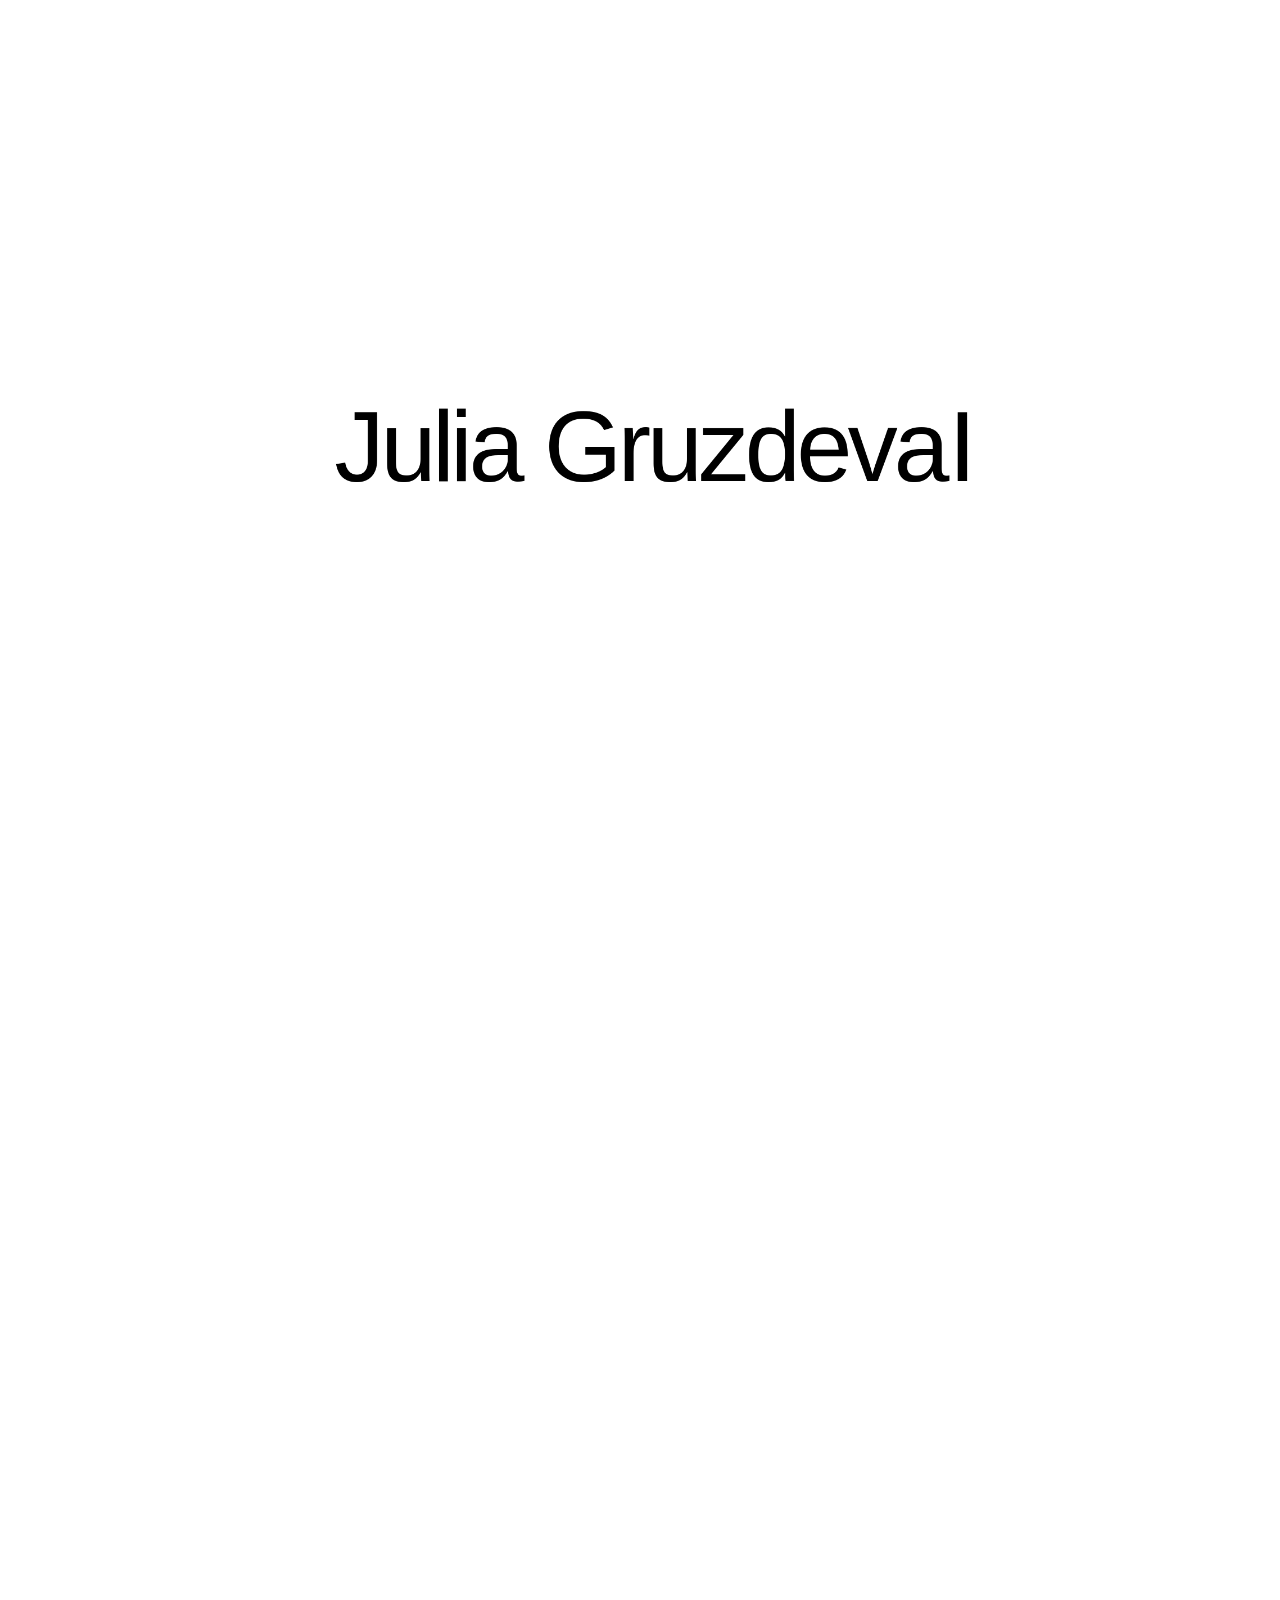
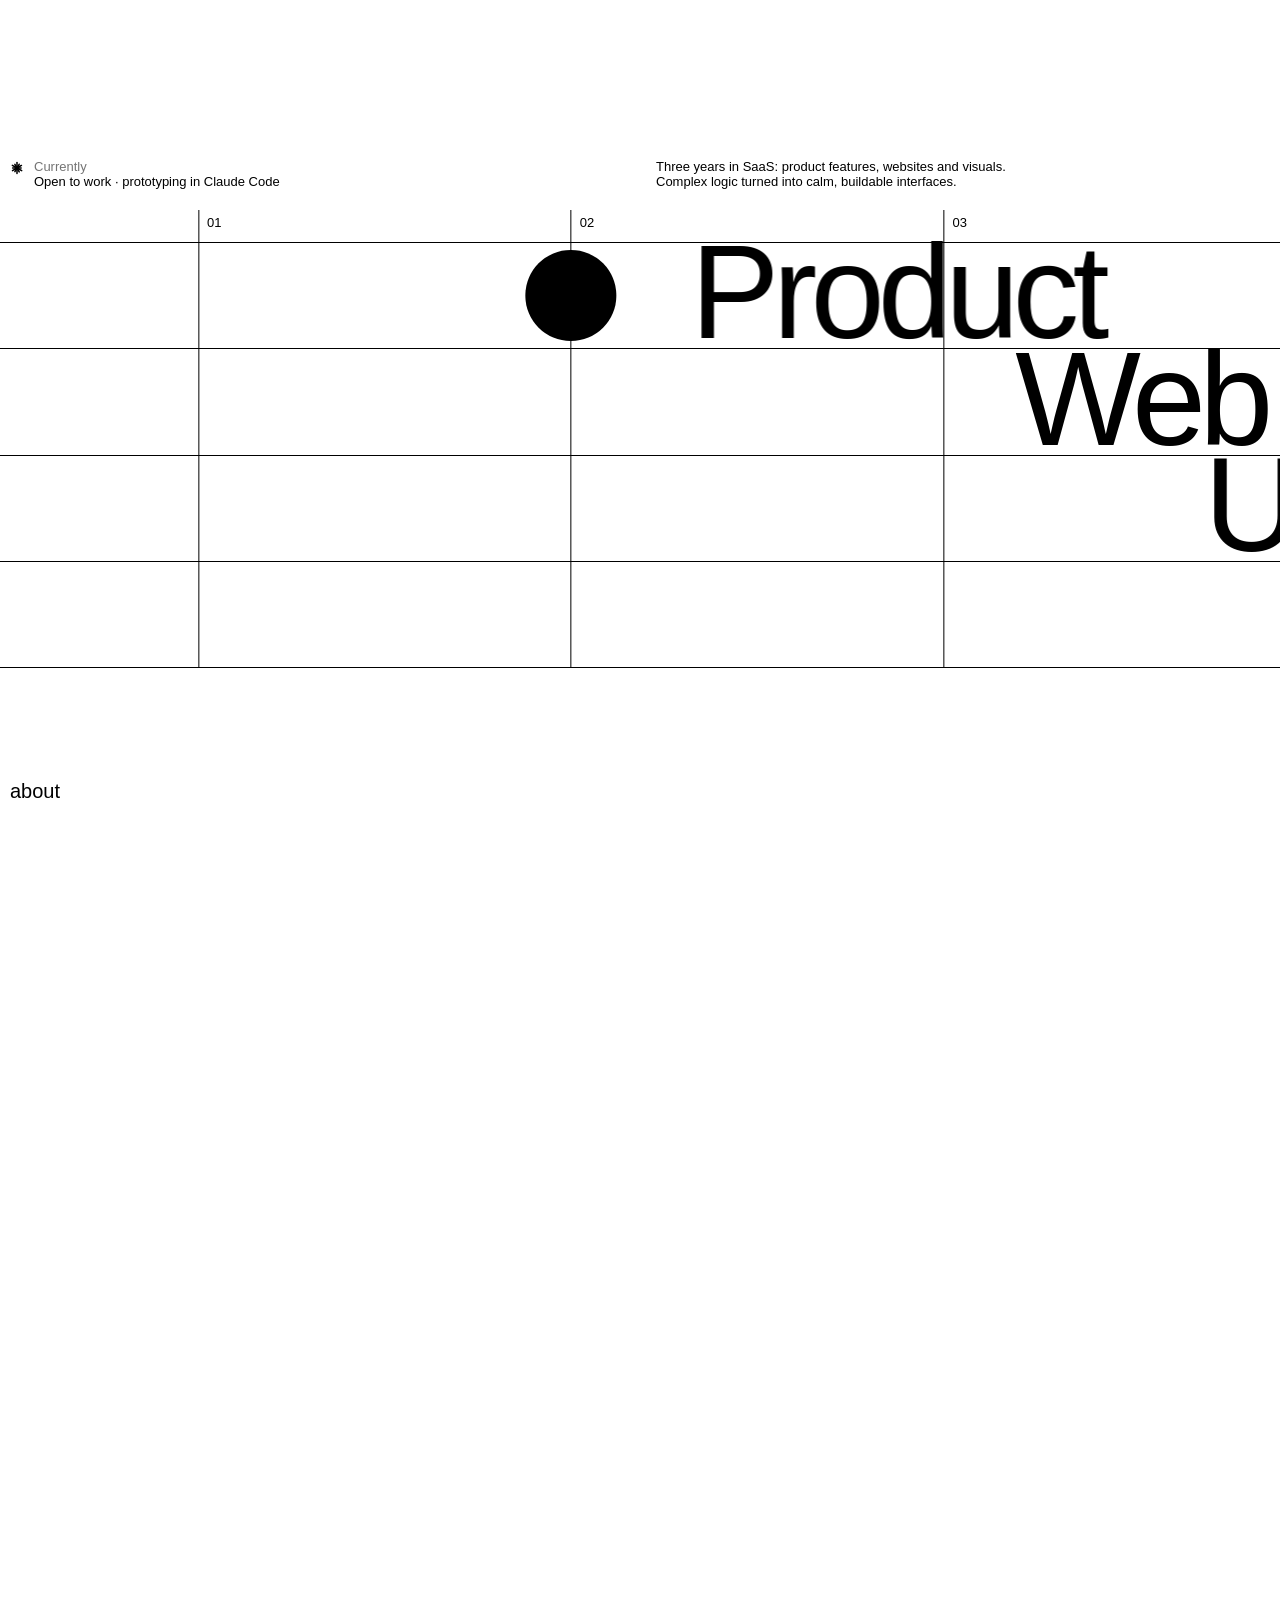
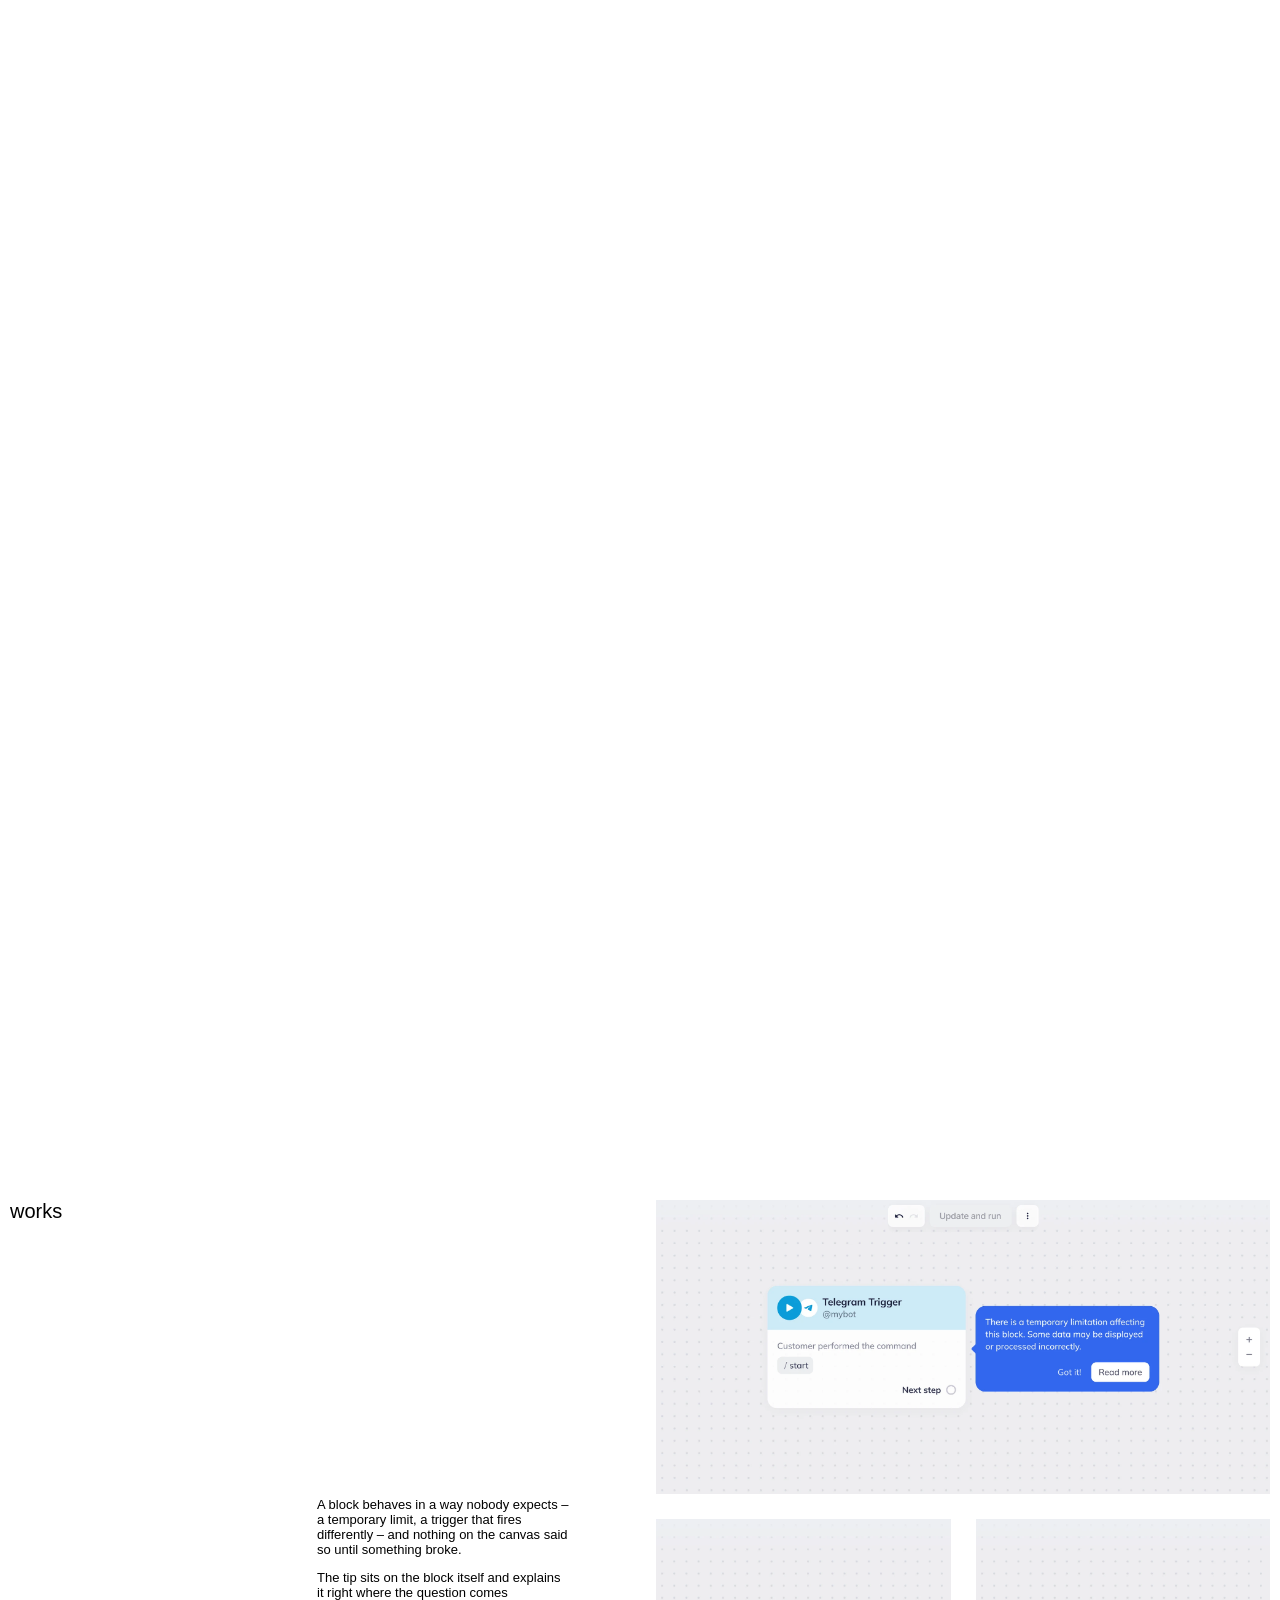
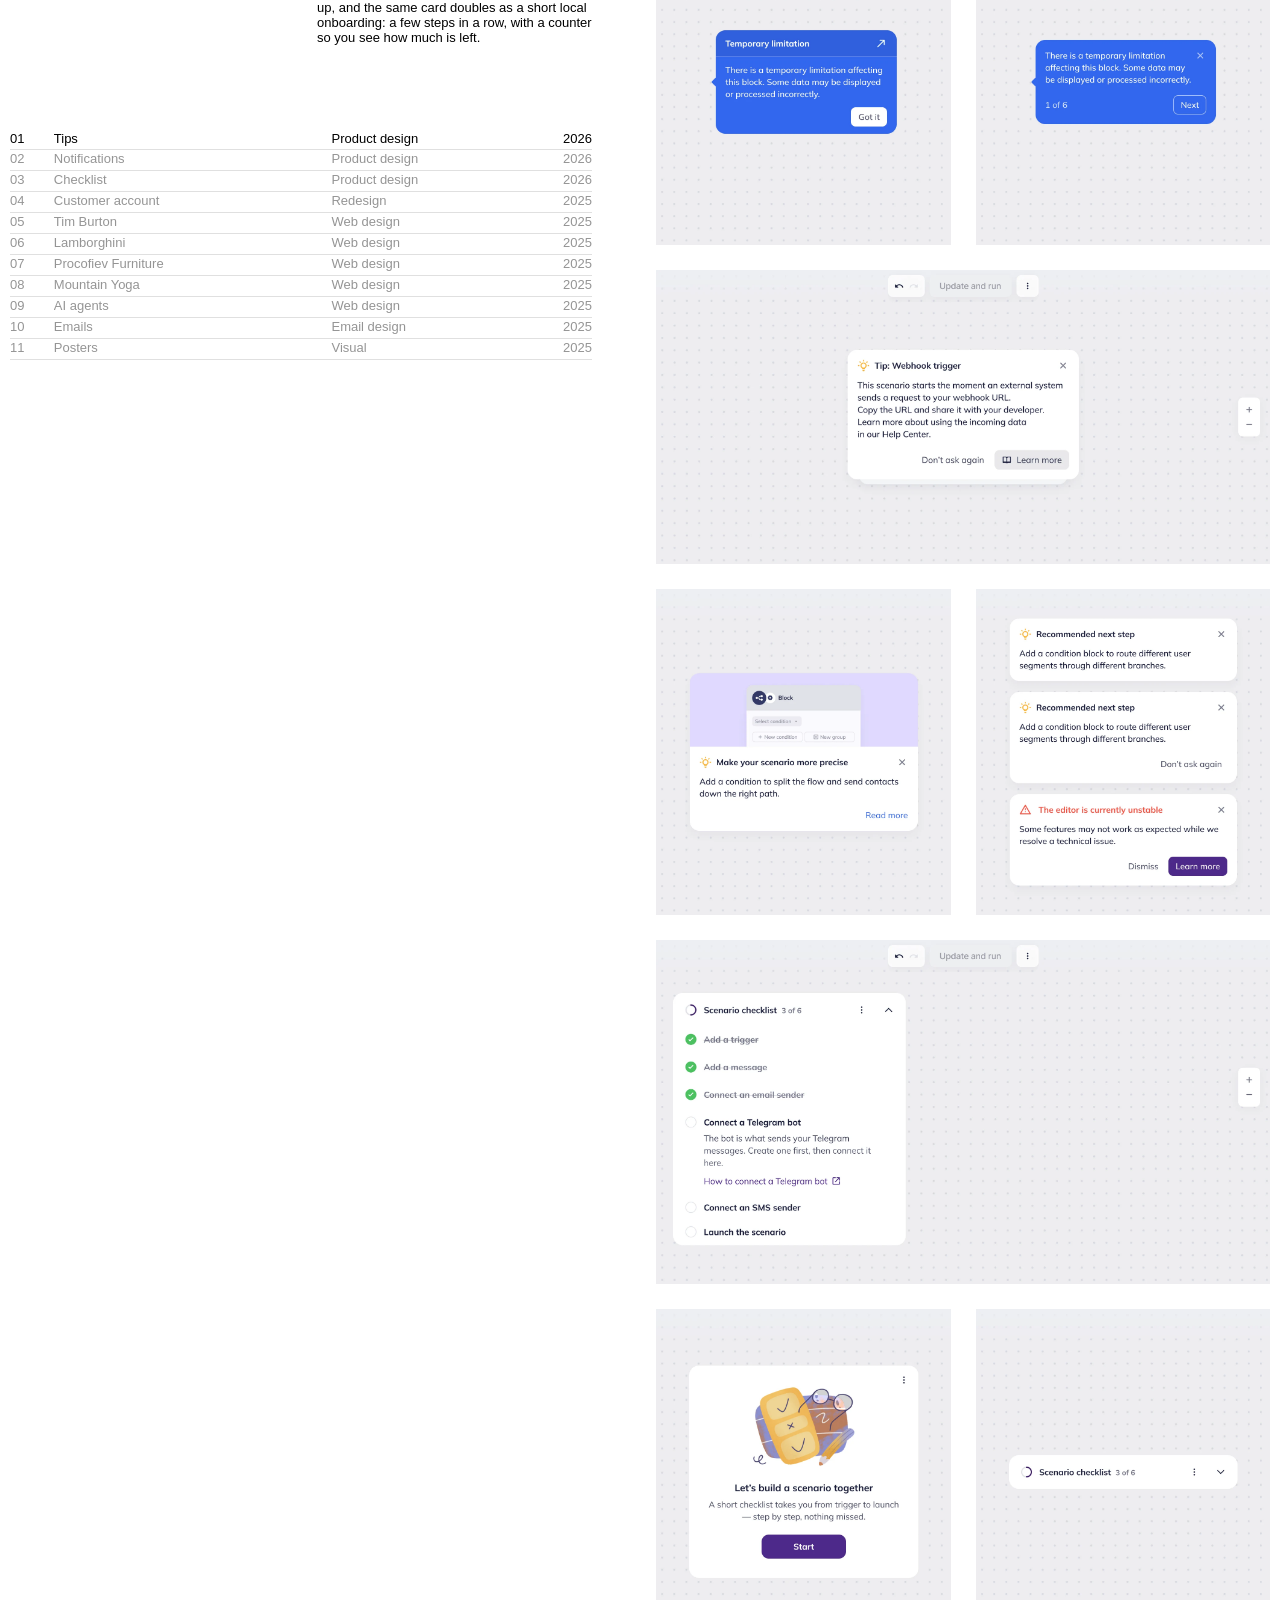
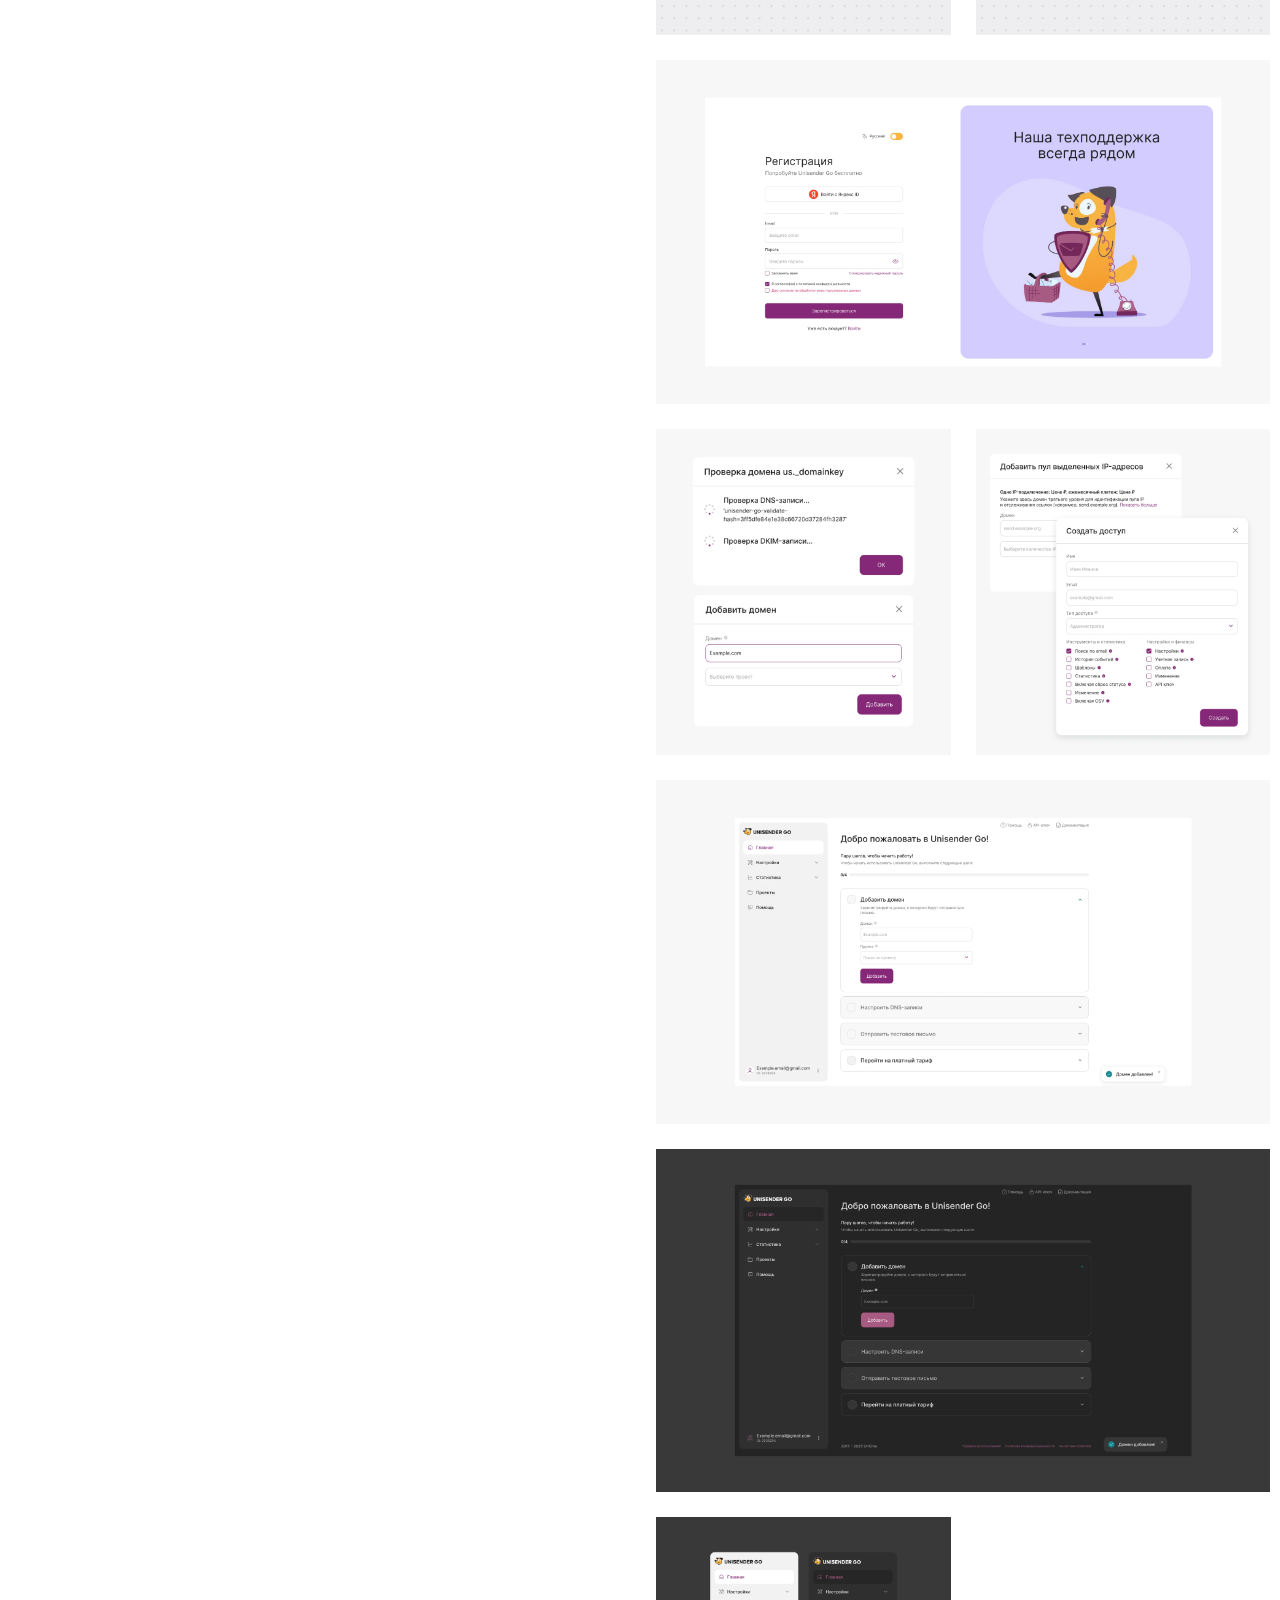
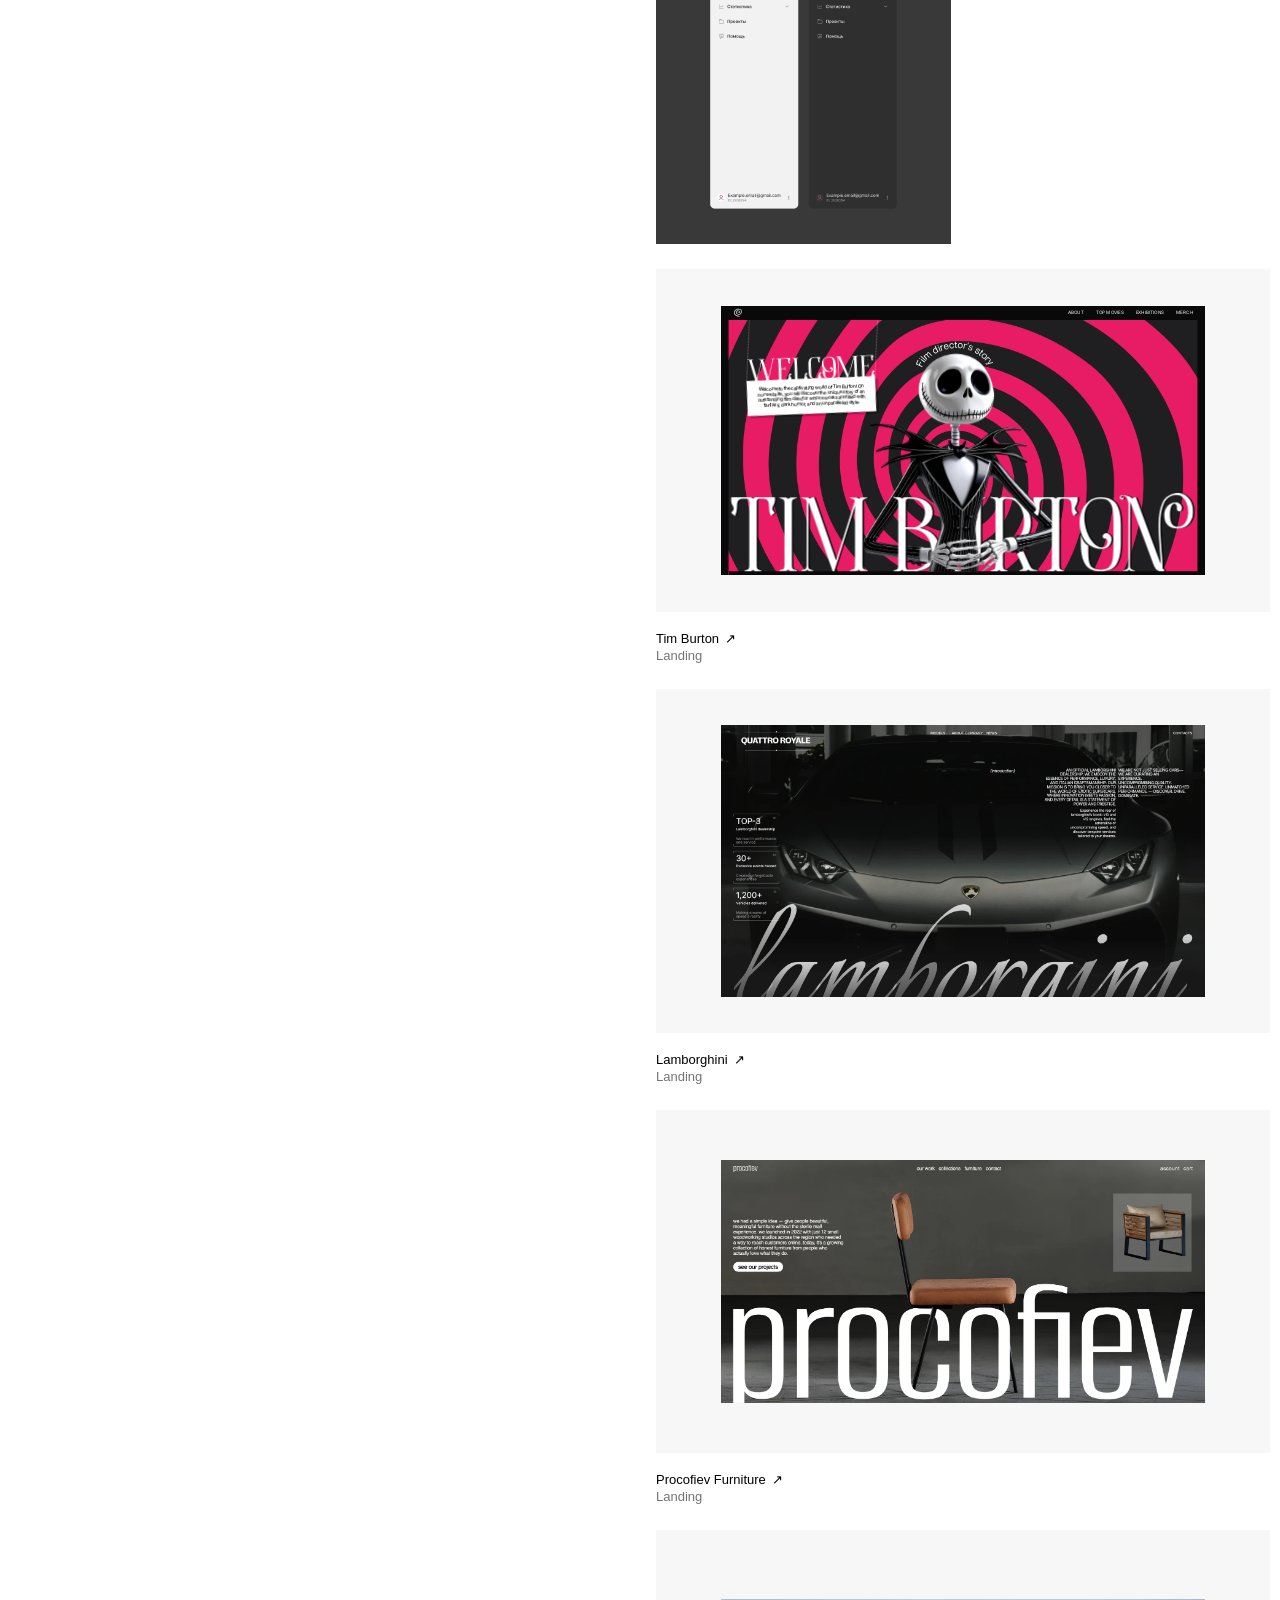
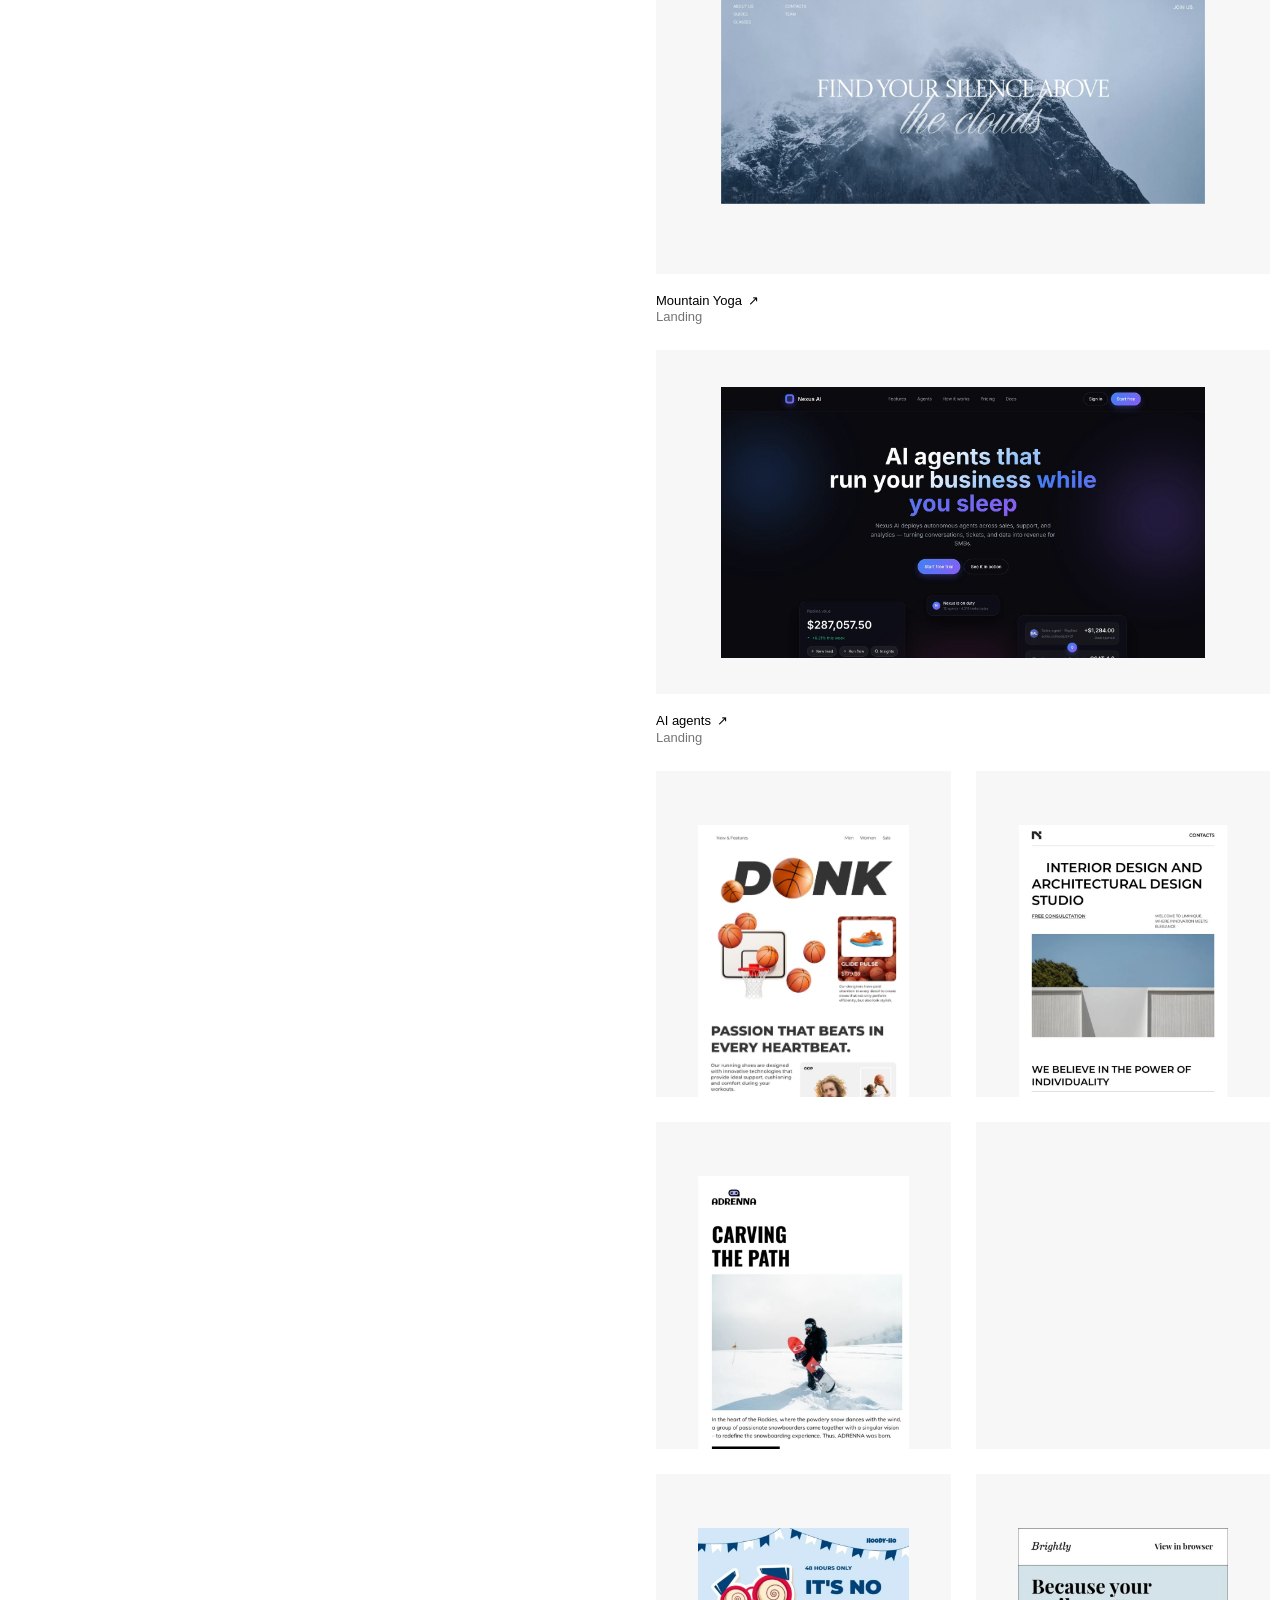
<file: index.html>
<!DOCTYPE html><html lang="en"><head><meta charset="utf-8"><meta name="viewport" content="width=device-width, initial-scale=1"><!-- NDA: не убирать, пока Юля не скажет «согласовано, открываем» --><meta name="robots" content="noindex, nofollow"><title>Julia Gruzdeva · Product designer – complex UX, design systems, AI prototyping</title><meta name="description" content="I design the logic, states and edge cases behind complex features – and prototype them in Claude Code on production components."><!-- Иконка вкладки: розовый цветок (решение Юли 08.11.2026) --><link rel="icon" type="image/png" href="/favicon.png"><link rel="apple-touch-icon" href="/favicon.png"><!-- Вступление на главной: включаем до отрисовки, чтобы не мигало финальное состояние --><script>
        if (!matchMedia('(prefers-reduced-motion: reduce)').matches && document.documentElement) {
          document.documentElement.classList.add('intro-on');
        }
      </script><style>html.lenis,html.lenis body{height:auto}.lenis:not(.lenis-autoToggle).lenis-stopped{overflow:clip}.lenis [data-lenis-prevent],.lenis [data-lenis-prevent-wheel],.lenis [data-lenis-prevent-touch],.lenis [data-lenis-prevent-vertical],.lenis [data-lenis-prevent-horizontal]{overscroll-behavior:contain}.lenis.lenis-smooth iframe{pointer-events:none}.lenis.lenis-autoToggle{transition-behavior:allow-discrete;transition-property:overflow;transition-duration:1ms}
</style><link rel="stylesheet" href="/_astro/TopBar.B1P4FgO7.css"><link rel="stylesheet" href="/_astro/index.DPG9inXU.css"><link rel="stylesheet" href="/_astro/Contact.zpsxE9Nk.css"></head><body><header class="top wrap" data-topbar data-astro-cid-nazmfhjt><a class="t-caption top-logo" href="/#top" data-astro-cid-nazmfhjt><img src="/favicon.png" alt="" width="256" height="256" data-astro-cid-nazmfhjt><span class="visually-hidden" data-astro-cid-nazmfhjt>Julia Gruzdeva – to the top</span></a><nav class="t-caption top-nav" aria-label="Main" data-astro-cid-nazmfhjt><a href="/#about" data-astro-cid-nazmfhjt>about</a>, <a href="/#process" data-astro-cid-nazmfhjt>process</a>, <a href="/#work" data-astro-cid-nazmfhjt>works</a>, <a href="/contact" data-astro-cid-nazmfhjt>contact</a><span class="top-cv-nav" data-astro-cid-nazmfhjt>, <button type="button" data-cv-open data-astro-cid-nazmfhjt>resume</button></span></nav><button class="t-caption top-cv" type="button" data-cv-open data-astro-cid-nazmfhjt>resume</button></header><dialog class="cv" data-cv aria-label="Resume – Julia Gruzdeva" data-astro-cid-zsqrgqoq><div class="cv-sheet" data-lenis-prevent data-astro-cid-zsqrgqoq><div class="wrap cv-page" data-astro-cid-zsqrgqoq><div class="cv-top" data-astro-cid-zsqrgqoq><button class="cv-back" type="button" data-cv-close data-astro-cid-zsqrgqoq><img src="/favicon.png" alt="" width="256" height="256" data-astro-cid-zsqrgqoq><span class="visually-hidden" data-astro-cid-zsqrgqoq>Back to the site</span></button><button class="cv-close" type="button" data-cv-close data-astro-cid-zsqrgqoq>close</button></div><div class="cv-intro" data-astro-cid-zsqrgqoq><div class="cv-who" data-astro-cid-zsqrgqoq><h2 class="t-headline cv-headline" data-astro-cid-zsqrgqoq>Hello! I&#39;m Julia Gruzdeva – product designer.</h2><p class="t-caption cv-place" data-astro-cid-zsqrgqoq>Batumi, Georgia · UTC+4 · remote</p></div><img class="cv-photo" src="/images/julia.webp" alt="Julia Gruzdeva" width="560" height="560" loading="lazy" decoding="async" data-astro-cid-zsqrgqoq></div><section class="cv-row" data-astro-cid-zsqrgqoq><h3 class="t-title cv-label" data-astro-cid-zsqrgqoq>About me</h3><div class="cv-main" data-astro-cid-zsqrgqoq><p class="t-text" data-astro-cid-zsqrgqoq>Product and UX/UI designer with three years in complex B2B SaaS. I design interfaces with dozens of states, rules and edge cases, work on design systems at code level, and turn business goals into clear user flows together with product managers and engineers. My focus is the logic behind the screen: scenarios, states and every edge case are worked out before anything is drawn – so the team doesn&#39;t meet them after release. I work AI-first – I build interactive prototypes in Claude Code on the production component library, so engineers get working code instead of mockups and features are approved in weeks, not months.</p></div></section><section class="cv-row" data-astro-cid-zsqrgqoq><h3 class="t-title cv-label" data-astro-cid-zsqrgqoq>Contacts</h3><div class="cv-main cv-links" data-astro-cid-zsqrgqoq><p class="t-text cv-link" data-astro-cid-zsqrgqoq><span class="cv-dim" data-astro-cid-zsqrgqoq>LinkedIn:</span> <a href="https://www.linkedin.com/in/jula-gruzdeva/" target="_blank" rel="noopener" data-astro-cid-zsqrgqoq>linkedin.com/in/jula-gruzdeva ↗</a></p><p class="t-text cv-link" data-astro-cid-zsqrgqoq><span class="cv-dim" data-astro-cid-zsqrgqoq>Telegram:</span> <a href="https://t.me/jula_gruzdeva" target="_blank" rel="noopener" data-astro-cid-zsqrgqoq>@jula_gruzdeva ↗</a></p><p class="t-text cv-link" data-astro-cid-zsqrgqoq><span class="cv-dim" data-astro-cid-zsqrgqoq>Email:</span> <a href="mailto:yulashka.gruzdeva@gmail.com" data-astro-cid-zsqrgqoq>yulashka.gruzdeva@gmail.com</a></p></div></section><section class="cv-row" data-astro-cid-zsqrgqoq><h3 class="t-title cv-label" data-astro-cid-zsqrgqoq>Competences</h3><div class="cv-main" data-astro-cid-zsqrgqoq><p class="t-text" data-astro-cid-zsqrgqoq>I hand over high-fidelity UI, interactive prototypes and specs with acceptance criteria – and stay with engineering until release, with a design review of what was built. In a design system I work down to token scales and components documented in Storybook, with full state coverage and keyboard access. Tools: Figma and Claude Code.</p></div><ul class="cv-aside t-text" data-astro-cid-zsqrgqoq><li data-astro-cid-zsqrgqoq>Product design</li><li data-astro-cid-zsqrgqoq>Complex UX</li><li data-astro-cid-zsqrgqoq>Design systems</li><li data-astro-cid-zsqrgqoq>AI prototyping</li><li data-astro-cid-zsqrgqoq>Email design</li><li data-astro-cid-zsqrgqoq>Web design</li></ul></section><section class="cv-row" data-astro-cid-zsqrgqoq><h3 class="t-title cv-label" data-astro-cid-zsqrgqoq>Experience</h3><div class="cv-main cv-jobs" data-astro-cid-zsqrgqoq><div class="cv-job" data-astro-cid-zsqrgqoq><p class="t-data cv-job-head" data-astro-cid-zsqrgqoq>Product designer<span class="cv-job-when t-text" data-astro-cid-zsqrgqoq>2025 – 2026</span></p><p class="t-text cv-job-org" data-astro-cid-zsqrgqoq>A SaaS company in email marketing</p><ul class="t-text cv-points" data-astro-cid-zsqrgqoq><li data-astro-cid-zsqrgqoq>End-to-end design of complex B2B SaaS features – from user flows, system states and edge cases to high-fidelity UI, interactive prototypes and developer-ready specs with acceptance criteria.</li><li data-astro-cid-zsqrgqoq>Redesigned the whole customer account of a transactional email service in 5 months – sign-up, onboarding, sending domains, event history, projects and DMARC monitoring, for web and mobile, in light and dark themes. In production.</li><li data-astro-cid-zsqrgqoq>Designed core capabilities of an automation builder for scenarios with 50+ blocks – canvas minimap, smart guides with soft snapping, and a notification system built from support requests.</li><li data-astro-cid-zsqrgqoq>Designed activation flows – a launch checklist that leads new users to their first live scenario, and an entry point from segments into automations. Both in production.</li><li data-astro-cid-zsqrgqoq>Work AI-first – interactive prototypes in Claude Code on the production component library, which cut the path from task to approved solution from months to two or three weeks.</li><li data-astro-cid-zsqrgqoq>Owned a foundation area of a design system overhaul – shadows, overlays and layering: audit, token scales, 11 tokens shipped and 16 components rebuilt with full state coverage, keyboard access and Storybook documentation.</li><li data-astro-cid-zsqrgqoq>Designed data-heavy interfaces – an SMS analytics dashboard with tables, filters, aggregated reports, exports, and loading, empty and error states.</li></ul></div><div class="cv-job" data-astro-cid-zsqrgqoq><p class="t-data cv-job-head" data-astro-cid-zsqrgqoq>Designer, email and web<span class="cv-job-when t-text" data-astro-cid-zsqrgqoq>2023 – 2025</span></p><p class="t-text cv-job-org" data-astro-cid-zsqrgqoq>Same company</p><ul class="t-text cv-points" data-astro-cid-zsqrgqoq><li data-astro-cid-zsqrgqoq>Designed 250+ responsive email templates for the products&#39; template galleries, and campaign creatives for Russian-speaking and international markets.</li><li data-astro-cid-zsqrgqoq>Redesigned an 11-page product marketing site with an updated UI kit and developer documentation, in light and dark themes.</li><li data-astro-cid-zsqrgqoq>Used generative AI in visual production – 3D objects and a mascot for an ad campaign, illustrations for the site.</li><li data-astro-cid-zsqrgqoq>Moved into the product team in 2025.</li></ul></div></div></section><section class="cv-row" data-astro-cid-zsqrgqoq><h3 class="t-title cv-label" data-astro-cid-zsqrgqoq>Education</h3><div class="cv-main cv-rows" data-astro-cid-zsqrgqoq><div class="cv-line" data-astro-cid-zsqrgqoq><p class="t-text" data-astro-cid-zsqrgqoq>Peter the Great St. Petersburg Polytechnic University<br data-astro-cid-zsqrgqoq><span class="cv-dim" data-astro-cid-zsqrgqoq>Bachelor&#39;s degree, Information Technology</span></p><p class="t-text cv-when" data-astro-cid-zsqrgqoq>2021 – 2026</p></div></div></section><section class="cv-row" data-astro-cid-zsqrgqoq><h3 class="t-title cv-label" data-astro-cid-zsqrgqoq>Languages</h3><div class="cv-main cv-rows" data-astro-cid-zsqrgqoq><div class="cv-line" data-astro-cid-zsqrgqoq><p class="t-text" data-astro-cid-zsqrgqoq>Russian</p><p class="t-text cv-when" data-astro-cid-zsqrgqoq>Native</p></div><div class="cv-line" data-astro-cid-zsqrgqoq><p class="t-text" data-astro-cid-zsqrgqoq>English</p><p class="t-text cv-when" data-astro-cid-zsqrgqoq>Working proficiency</p></div></div></section></div></div></dialog><script type="module" src="/_astro/Resume.astro_astro_type_script_index_0_lang.Bk0ro4QS.js"></script><main><section class="hero" data-astro-cid-ge2uvauf><div class="intro" data-intro data-astro-cid-ge2uvauf><i class="hero-anchor" id="top" aria-hidden="true" data-astro-cid-ge2uvauf></i><div class="intro-stage wrap" data-intro-stage data-astro-cid-ge2uvauf><h1 class="intro-name" data-intro-name data-astro-cid-ge2uvauf><span class="visually-hidden" data-astro-cid-ge2uvauf>Julia Gruzdeva – Product designer – complex UX, design systems, AI prototyping</span><span class="intro-type" aria-hidden="true" data-astro-cid-ge2uvauf><span class="ch" data-ch data-astro-cid-ge2uvauf>J</span><span class="ch" data-ch data-astro-cid-ge2uvauf>u</span><span class="ch" data-ch data-astro-cid-ge2uvauf>l</span><span class="ch" data-ch data-astro-cid-ge2uvauf>i</span><span class="ch" data-ch data-astro-cid-ge2uvauf>a</span><span class="ch" data-ch data-astro-cid-ge2uvauf> </span><span class="ch" data-ch data-astro-cid-ge2uvauf>G</span><span class="ch" data-ch data-astro-cid-ge2uvauf>r</span><span class="ch" data-ch data-astro-cid-ge2uvauf>u</span><span class="ch" data-ch data-astro-cid-ge2uvauf>z</span><span class="ch" data-ch data-astro-cid-ge2uvauf>d</span><span class="ch" data-ch data-astro-cid-ge2uvauf>e</span><span class="ch" data-ch data-astro-cid-ge2uvauf>v</span><span class="ch" data-ch data-astro-cid-ge2uvauf>a</span><span class="intro-cursor-wrap" data-cursor data-astro-cid-ge2uvauf><span class="intro-cursor" data-astro-cid-ge2uvauf>I</span></span></span></h1></div></div><div class="lanes hero-lanes wrap" data-hero-lanes data-astro-cid-ge2uvauf><div class="hero-main reveal" data-astro-cid-ge2uvauf><p class="t-headline" data-astro-cid-ge2uvauf>Making complex things boringly simple.</p><p class="t-caption hero-foot" data-astro-cid-ge2uvauf>Product designer – complex UX, design systems, AI prototyping</p></div><div class="t-data hero-data hero-intro reveal" data-astro-cid-ge2uvauf><p data-astro-cid-ge2uvauf>I design the logic, states and edge cases behind complex features – and prototype them in Claude Code on production components.</p><p class="t-caption hero-links" data-astro-cid-ge2uvauf><a href="mailto:yulashka.gruzdeva@gmail.com" data-astro-cid-ge2uvauf>Email ↗</a><br data-astro-cid-ge2uvauf><a href="https://www.linkedin.com/in/jula-gruzdeva/" target="_blank" rel="noopener" data-astro-cid-ge2uvauf>LinkedIn ↗</a><br data-astro-cid-ge2uvauf><a href="https://t.me/jula_gruzdeva" target="_blank" rel="noopener" data-astro-cid-ge2uvauf>Telegram ↗</a></p></div></div></section><script type="module" src="/_astro/Hero.astro_astro_type_script_index_0_lang.DQ8iWEKH.js"></script><section class="words" aria-labelledby="disciplines-title" data-astro-cid-bu3h676v><i class="words-anchor" id="about" aria-hidden="true" data-astro-cid-bu3h676v></i><h2 class="visually-hidden" id="disciplines-title" data-astro-cid-bu3h676v>Product Web UX UI Designer</h2><div class="lanes words-meta wrap reveal" data-astro-cid-bu3h676v><p class="t-caption words-status" data-astro-cid-bu3h676v><span class="words-pulse" aria-hidden="true" data-astro-cid-bu3h676v><svg viewBox="0 0 24 24" width="14" height="14" data-astro-cid-bu3h676v><line x1="12" y1="12" x2="12" y2="2.4" data-astro-cid-bu3h676v></line><line x1="12" y1="12" x2="15.7" y2="5.59" data-astro-cid-bu3h676v></line><line x1="12" y1="12" x2="19.62" y2="7.6" data-astro-cid-bu3h676v></line><line x1="12" y1="12" x2="19.1" y2="12" data-astro-cid-bu3h676v></line><line x1="12" y1="12" x2="20.05" y2="16.65" data-astro-cid-bu3h676v></line><line x1="12" y1="12" x2="15.8" y2="18.58" data-astro-cid-bu3h676v></line><line x1="12" y1="12" x2="12" y2="21.6" data-astro-cid-bu3h676v></line><line x1="12" y1="12" x2="8.4" y2="18.24" data-astro-cid-bu3h676v></line><line x1="12" y1="12" x2="4.29" y2="16.45" data-astro-cid-bu3h676v></line><line x1="12" y1="12" x2="4.5" y2="12" data-astro-cid-bu3h676v></line><line x1="12" y1="12" x2="4.03" y2="7.4" data-astro-cid-bu3h676v></line><line x1="12" y1="12" x2="8.35" y2="5.68" data-astro-cid-bu3h676v></line></svg></span><span data-astro-cid-bu3h676v><span class="muted" data-astro-cid-bu3h676v>Currently</span><br data-astro-cid-bu3h676v>Open to work · prototyping in Claude Code</span></p><p class="t-caption words-note" data-astro-cid-bu3h676v>Three years in SaaS: product features, websites and visuals. Complex logic turned into calm, buildable interfaces.</p></div><div class="words-stage reveal" data-words-stage style="--rows:4" aria-hidden="true" data-astro-cid-bu3h676v><div class="words-track" style="--cols:8" data-astro-cid-bu3h676v><span class="words-col" style="--c:1" data-astro-cid-bu3h676v><span class="t-caption words-col-label" data-astro-cid-bu3h676v>01</span></span><span class="words-col" style="--c:2" data-astro-cid-bu3h676v><span class="t-caption words-col-label" data-astro-cid-bu3h676v>02</span></span><span class="words-col" style="--c:3" data-astro-cid-bu3h676v><span class="t-caption words-col-label" data-astro-cid-bu3h676v>03</span></span><span class="words-col" style="--c:4" data-astro-cid-bu3h676v><span class="t-caption words-col-label" data-astro-cid-bu3h676v>04</span></span><span class="words-col" style="--c:5" data-astro-cid-bu3h676v><span class="t-caption words-col-label" data-astro-cid-bu3h676v>05</span></span><span class="words-col" style="--c:6" data-astro-cid-bu3h676v><span class="t-caption words-col-label" data-astro-cid-bu3h676v>06</span></span><span class="words-col" style="--c:7" data-astro-cid-bu3h676v><span class="t-caption words-col-label" data-astro-cid-bu3h676v>07</span></span><span class="words-item" style="--r:0;--c:2;--i:0" data-astro-cid-bu3h676v><span class="words-dot" data-astro-cid-bu3h676v></span><span class="words-word" data-astro-cid-bu3h676v>Product</span></span><span class="words-item words-item--plain" style="--r:1;--c:3;--i:1" data-astro-cid-bu3h676v><span class="words-word" data-astro-cid-bu3h676v>Web</span></span><span class="words-item words-item--plain" style="--r:2;--c:3.5;--i:2" data-astro-cid-bu3h676v><span class="words-word" data-astro-cid-bu3h676v>UX UI</span></span><span class="words-item" style="--r:3;--c:5;--i:3" data-astro-cid-bu3h676v><span class="words-dot" data-astro-cid-bu3h676v></span><span class="words-word" data-astro-cid-bu3h676v>Designer</span></span><span class="words-item words-item--end" style="--r:1;--c:6" data-astro-cid-bu3h676v><span class="words-dot" data-astro-cid-bu3h676v></span></span></div></div></section><script type="module" src="/_astro/Disciplines.astro_astro_type_script_index_0_lang.CJBZaAhf.js"></script><div class="scenes" data-scenes data-astro-cid-uowlwfch><div class="scenes-stage" data-astro-cid-uowlwfch><section class="scene scene-about wrap" aria-labelledby="about-title" data-scene-about data-astro-cid-uowlwfch><div class="lanes sec-head" data-astro-cid-uowlwfch><h2 class="t-title" id="about-title" data-astro-cid-uowlwfch>about</h2></div><div class="lanes about-body" data-astro-cid-uowlwfch><p class="t-headline about-text" data-about-text data-astro-cid-uowlwfch><span class="about-word" data-astro-cid-uowlwfch>Three</span> <span class="about-word" data-astro-cid-uowlwfch>years</span> <span class="about-word" data-astro-cid-uowlwfch>in complex</span> <span class="about-word" data-astro-cid-uowlwfch>SaaS.</span> <span class="about-word" data-astro-cid-uowlwfch>I love</span> <span class="about-word" data-astro-cid-uowlwfch>the logic</span> <span class="about-word" data-astro-cid-uowlwfch>behind</span> <span class="about-word" data-astro-cid-uowlwfch>the screen –</span> <span class="about-word" data-astro-cid-uowlwfch>states,</span> <span class="about-word" data-astro-cid-uowlwfch>rules,</span> <span class="about-word" data-astro-cid-uowlwfch>every</span> <span class="about-word" data-astro-cid-uowlwfch>edge</span> <span class="about-word" data-astro-cid-uowlwfch>case.</span> <span class="about-word" data-astro-cid-uowlwfch>I work</span> <span class="about-word" data-astro-cid-uowlwfch>AI-first:</span> <span class="about-word" data-astro-cid-uowlwfch>real</span> <span class="about-word" data-astro-cid-uowlwfch>prototypes</span> <br data-astro-cid-uowlwfch><span class="about-word" data-astro-cid-uowlwfch>in Claude</span> <span class="about-word" data-astro-cid-uowlwfch>Code,</span> <span class="about-word" data-astro-cid-uowlwfch>on production</span> <span class="about-word" data-astro-cid-uowlwfch>components,</span> <br data-astro-cid-uowlwfch><span class="about-word" data-astro-cid-uowlwfch>ready</span> <span class="about-word" data-astro-cid-uowlwfch>in weeks</span> <span class="about-word" data-astro-cid-uowlwfch>instead</span> <span class="about-word" data-astro-cid-uowlwfch>of months.</span></p></div></section><section class="scene scene-how wrap" aria-labelledby="how-title" data-scene-how data-astro-cid-uowlwfch><div class="lanes sec-head" data-astro-cid-uowlwfch><h2 class="t-title" id="how-title" data-astro-cid-uowlwfch>process</h2></div><ol class="how-list lanes" data-astro-cid-uowlwfch><li class="how-item" data-how-item data-astro-cid-uowlwfch><h3 class="visually-hidden" data-astro-cid-uowlwfch>Logic first, screens second</h3><p class="t-caption" data-astro-cid-uowlwfch>Logic first.<br data-astro-cid-uowlwfch>Scenarios, states and every &quot;what if&quot; are worked out before development – not after the first bug report.</p></li><li class="how-item" data-how-item data-astro-cid-uowlwfch><h3 class="visually-hidden" data-astro-cid-uowlwfch>Prototypes in code</h3><p class="t-caption" data-astro-cid-uowlwfch>Prototypes in code.<br data-astro-cid-uowlwfch>I build them in Claude Code on the product&#39;s real components – the team reviews behaviour, not pictures, and engineers start from working code.</p></li><li class="how-item" data-how-item data-astro-cid-uowlwfch><h3 class="visually-hidden" data-astro-cid-uowlwfch>With engineering until release</h3><p class="t-caption" data-astro-cid-uowlwfch>With engineering until release.<br data-astro-cid-uowlwfch>Specs with acceptance criteria, then a design review of what was built – until it ships the way it was designed.</p></li></ol><div class="how-shapes" data-hidden-shapes aria-hidden="true" data-astro-cid-uowlwfch><span class="how-shape" data-how-shape style="--h:30svh;--ar:692 / 388;--x:8%;--y:27svh;--mx:0%;--mw:62%" data-astro-cid-uowlwfch><img class="how-shape-gif" src="/images/process/logic.gif" alt="" loading="lazy" data-astro-cid-uowlwfch><img class="how-shape-still" src="/images/process/logic-still.webp" alt="" loading="lazy" data-astro-cid-uowlwfch></span><span class="how-shape" data-how-shape style="--h:30svh;--ar:692 / 388;--x:16%;--y:54svh;--mx:22%;--mw:58%" data-astro-cid-uowlwfch><img class="how-shape-gif" src="/images/process/prototype.gif" alt="" loading="lazy" data-astro-cid-uowlwfch><img class="how-shape-still" src="/images/process/prototype-still.webp" alt="" loading="lazy" data-astro-cid-uowlwfch></span><span class="how-shape" data-how-shape style="--h:30svh;--ar:692 / 388;--x:56%;--y:52svh;--mx:42%;--mw:58%" data-astro-cid-uowlwfch><img class="how-shape-gif" src="/images/process/spec.gif" alt="" loading="lazy" data-astro-cid-uowlwfch><img class="how-shape-still" src="/images/process/spec-still.webp" alt="" loading="lazy" data-astro-cid-uowlwfch></span></div></section></div><i class="scenes-anchor scenes-anchor--how" id="process" aria-hidden="true" style="top: calc(var(--about-scroll) + var(--how-scroll) * 0.330)" data-astro-cid-uowlwfch></i><i class="scenes-len scenes-len--about" aria-hidden="true" data-len-about data-astro-cid-uowlwfch></i><i class="scenes-len scenes-len--how" aria-hidden="true" data-len-how data-astro-cid-uowlwfch></i></div><script type="module" src="/_astro/Scenes.astro_astro_type_script_index_0_lang.LkmoD3vI.js"></script><section class="work wrap" aria-labelledby="work-title" data-work data-astro-cid-t3eiqlen><i class="work-anchor" id="work" aria-hidden="true" data-astro-cid-t3eiqlen></i><div class="work-body" data-astro-cid-t3eiqlen><div class="work-side" data-astro-cid-t3eiqlen><div class="work-head" data-astro-cid-t3eiqlen><h2 class="t-title work-word" id="work-title" data-astro-cid-t3eiqlen>works</h2><div class="work-sums" data-astro-cid-t3eiqlen><div class="t-caption work-summary is-live" data-sum="tips" data-astro-cid-t3eiqlen><p data-astro-cid-t3eiqlen>A block behaves in a way nobody expects – a temporary limit, a trigger that fires differently – and nothing on the canvas said so until something broke.</p><p data-astro-cid-t3eiqlen>The tip sits on the block itself and explains it right where the question comes up, and the same card doubles as a short local onboarding: a few steps in a row, with a counter so you see how much is left.</p></div><div class="t-caption work-summary" data-sum="notifications" data-astro-cid-t3eiqlen><p data-astro-cid-t3eiqlen>The editor kept quiet – a small thing would break, or there would be an obvious next step, and nobody told the user either way.</p><p data-astro-cid-t3eiqlen>Now the canvas speaks up: it flags a minor glitch before it costs an hour, or points to what to do next. Several at once stack into one pile instead of burying the screen – unfold it, dismiss it, or switch it off for good.</p></div><div class="t-caption work-summary" data-sum="checklist" data-astro-cid-t3eiqlen><p data-astro-cid-t3eiqlen>Newcomers assembled a scenario and stopped short of launching it, and the first run is where it either starts paying off or gets abandoned.</p><p data-astro-cid-t3eiqlen>The checklist takes them the whole way – from the first trigger to a scenario that actually runs, a real one rather than a demo. Steps tick off by what is on the canvas, not by clicking done, and at the end the whole thing folds into one row.</p></div><div class="t-caption work-summary" data-sum="customer-account" data-astro-cid-t3eiqlen><p data-astro-cid-t3eiqlen>The whole customer account of a transactional email service, rebuilt in five months. A new customer had to reach their first sent message through sections that had grown up one by one.</p><p data-astro-cid-t3eiqlen>So I went through all of them: the setup path, every state, a dark theme and mobile. Next to it, a concept for the marketing site with developer docs and an API reference.</p></div><div class="t-caption work-summary" data-sum="tim-burton" data-astro-cid-t3eiqlen><p data-astro-cid-t3eiqlen>A festival pet project, and my favourite thing here. I love Burton – his style, and what sits underneath it.</p><p data-astro-cid-t3eiqlen>So I built the page like one of his frames rather than a page about a director: a spiral that pulls you in, a sign swinging on its strings, Jack looking down over the title. Made for the pleasure of it.</p></div><div class="t-caption work-summary" data-sum="lamborghini" data-astro-cid-t3eiqlen><p data-astro-cid-t3eiqlen>The part I enjoyed most happened before the layout: briefing, references, competitors, and a long read into who actually buys these cars and why the marque is valued the way it is.</p><p data-astro-cid-t3eiqlen>The page is what that research turned into – one car taking the whole first screen, and the few facts a buyer really weighs kept quiet underneath it. The dealership is invented.</p></div><div class="t-caption work-summary" data-sum="procofiev-furniture" data-astro-cid-t3eiqlen><p data-astro-cid-t3eiqlen>A workshop that sells furniture without the showroom gloss.</p><p data-astro-cid-t3eiqlen>A warm photograph, the studio&#39;s own story told in lower case, and the name set large enough to work as a sign. Personal concept, invented brand.</p></div><div class="t-caption work-summary" data-sum="mountain-yoga" data-astro-cid-t3eiqlen><p data-astro-cid-t3eiqlen>A retreat above the clouds. I got caught up in the atmosphere while I was making it, and the whole page is an attempt to hand that feeling over – the air, the quiet, the sense of being far from everyone.</p><p data-astro-cid-t3eiqlen>One photograph, one line of type and almost no interface, so the page feels like the silence it is offering. Invented brand.</p></div><div class="t-caption work-summary" data-sum="ai-agents" data-astro-cid-t3eiqlen><p data-astro-cid-t3eiqlen>Agents that keep working while you sleep, so the page is dark and calm instead of loud. I deliberately took out everything that makes AI landings look alike – version badges, blinking green dots, capitals, monospaced digits pretending to be a terminal.</p><p data-astro-cid-t3eiqlen>One typeface, a lot of air and a single promise, so it reads as something that works rather than something being announced. From a blank page to a live site in a day; the product is invented.</p></div><div class="t-caption work-summary" data-sum="emails" data-astro-cid-t3eiqlen><p data-astro-cid-t3eiqlen>Twenty of 250+ responsive templates – gallery templates for the editor and campaign letters for holidays, sales, digests and order flows.</p><p data-astro-cid-t3eiqlen>Each one is laid out for a desktop and for a phone, where most of them actually get opened.</p></div><div class="t-caption work-summary" data-sum="posters" data-astro-cid-t3eiqlen><p data-astro-cid-t3eiqlen>Two dystopias set in type – Orwell&#39;s 1984 and Zamyatin&#39;s We. No illustration anywhere: only words, grids and a single red, so the type itself does the shouting and the watching.</p><p data-astro-cid-t3eiqlen>I made these to let something out – no brief and no client, just the pleasure of saying it loudly.</p></div></div></div><ol class="work-list t-caption" data-astro-cid-t3eiqlen><li class="is-live" data-row="tips" data-astro-cid-t3eiqlen><a href="#w-tips" data-astro-cid-t3eiqlen><span class="work-num" data-astro-cid-t3eiqlen>01</span><span class="work-name" data-astro-cid-t3eiqlen>Tips</span><span class="work-cat" data-astro-cid-t3eiqlen>Product design</span><span class="work-year" data-astro-cid-t3eiqlen>2026</span></a></li><li class data-row="notifications" data-astro-cid-t3eiqlen><a href="#w-notifications" data-astro-cid-t3eiqlen><span class="work-num" data-astro-cid-t3eiqlen>02</span><span class="work-name" data-astro-cid-t3eiqlen>Notifications</span><span class="work-cat" data-astro-cid-t3eiqlen>Product design</span><span class="work-year" data-astro-cid-t3eiqlen>2026</span></a></li><li class data-row="checklist" data-astro-cid-t3eiqlen><a href="#w-checklist" data-astro-cid-t3eiqlen><span class="work-num" data-astro-cid-t3eiqlen>03</span><span class="work-name" data-astro-cid-t3eiqlen>Checklist</span><span class="work-cat" data-astro-cid-t3eiqlen>Product design</span><span class="work-year" data-astro-cid-t3eiqlen>2026</span></a></li><li class data-row="customer-account" data-astro-cid-t3eiqlen><a href="#w-customer-account" data-astro-cid-t3eiqlen><span class="work-num" data-astro-cid-t3eiqlen>04</span><span class="work-name" data-astro-cid-t3eiqlen>Customer account</span><span class="work-cat" data-astro-cid-t3eiqlen>Redesign</span><span class="work-year" data-astro-cid-t3eiqlen>2025</span></a></li><li class data-row="tim-burton" data-astro-cid-t3eiqlen><a href="#w-tim-burton" data-astro-cid-t3eiqlen><span class="work-num" data-astro-cid-t3eiqlen>05</span><span class="work-name" data-astro-cid-t3eiqlen>Tim Burton</span><span class="work-cat" data-astro-cid-t3eiqlen>Web design</span><span class="work-year" data-astro-cid-t3eiqlen>2025</span></a></li><li class data-row="lamborghini" data-astro-cid-t3eiqlen><a href="#w-lamborghini" data-astro-cid-t3eiqlen><span class="work-num" data-astro-cid-t3eiqlen>06</span><span class="work-name" data-astro-cid-t3eiqlen>Lamborghini</span><span class="work-cat" data-astro-cid-t3eiqlen>Web design</span><span class="work-year" data-astro-cid-t3eiqlen>2025</span></a></li><li class data-row="procofiev-furniture" data-astro-cid-t3eiqlen><a href="#w-procofiev-furniture" data-astro-cid-t3eiqlen><span class="work-num" data-astro-cid-t3eiqlen>07</span><span class="work-name" data-astro-cid-t3eiqlen>Procofiev Furniture</span><span class="work-cat" data-astro-cid-t3eiqlen>Web design</span><span class="work-year" data-astro-cid-t3eiqlen>2025</span></a></li><li class data-row="mountain-yoga" data-astro-cid-t3eiqlen><a href="#w-mountain-yoga" data-astro-cid-t3eiqlen><span class="work-num" data-astro-cid-t3eiqlen>08</span><span class="work-name" data-astro-cid-t3eiqlen>Mountain Yoga</span><span class="work-cat" data-astro-cid-t3eiqlen>Web design</span><span class="work-year" data-astro-cid-t3eiqlen>2025</span></a></li><li class data-row="ai-agents" data-astro-cid-t3eiqlen><a href="#w-ai-agents" data-astro-cid-t3eiqlen><span class="work-num" data-astro-cid-t3eiqlen>09</span><span class="work-name" data-astro-cid-t3eiqlen>AI agents</span><span class="work-cat" data-astro-cid-t3eiqlen>Web design</span><span class="work-year" data-astro-cid-t3eiqlen>2025</span></a></li><li class data-row="emails" data-astro-cid-t3eiqlen><a href="#w-emails" data-astro-cid-t3eiqlen><span class="work-num" data-astro-cid-t3eiqlen>10</span><span class="work-name" data-astro-cid-t3eiqlen>Emails</span><span class="work-cat" data-astro-cid-t3eiqlen>Email design</span><span class="work-year" data-astro-cid-t3eiqlen>2025</span></a></li><li class data-row="posters" data-astro-cid-t3eiqlen><a href="#w-posters" data-astro-cid-t3eiqlen><span class="work-num" data-astro-cid-t3eiqlen>11</span><span class="work-name" data-astro-cid-t3eiqlen>Posters</span><span class="work-cat" data-astro-cid-t3eiqlen>Visual</span><span class="work-year" data-astro-cid-t3eiqlen>2025</span></a></li></ol></div><div class="work-images" data-astro-cid-t3eiqlen><img class src="/images/work/product/noti-main2.webp" alt="A trigger block with a tip about a temporary limitation" width="2000" height="957" loading="eager" decoding="async" id="w-tips" data-work-start="tips" data-astro-cid-t3eiqlen><img class="work-half" src="/images/work/product/not2-1.webp" alt="Tip about a temporary limitation with a Got it button" width="978" height="1084" loading="lazy" decoding="async" data-astro-cid-t3eiqlen><img class="work-half" src="/images/work/product/noti2-2.webp" alt="Tip about a temporary limitation, first of six, with a Next button" width="978" height="1084" loading="lazy" decoding="async" data-astro-cid-t3eiqlen><img class src="/images/work/product/noti-main.webp" alt="A notification about a webhook trigger on the canvas" width="2000" height="957" loading="lazy" decoding="async" id="w-notifications" data-work-start="notifications" data-astro-cid-t3eiqlen><img class="work-half" src="/images/work/product/noti-1.webp" alt="Notification suggesting a condition block, shown over a block" width="978" height="1084" loading="lazy" decoding="async" data-astro-cid-t3eiqlen><img class="work-half" src="/images/work/product/noti-2.webp" alt="Three notification cards: two recommendations and a warning" width="978" height="1084" loading="lazy" decoding="async" data-astro-cid-t3eiqlen><img class src="/images/work/product/checklist-main.webp" alt="Scenario checklist open on the editor canvas" width="2000" height="1119" loading="lazy" decoding="async" id="w-checklist" data-work-start="checklist" data-astro-cid-t3eiqlen><img class="work-half" src="/images/work/product/checklist-1.webp" alt="Checklist welcome screen with a Start button" width="978" height="1084" loading="lazy" decoding="async" data-astro-cid-t3eiqlen><img class="work-half" src="/images/work/product/checklist-2.webp" alt="Checklist collapsed to a single row" width="978" height="1084" loading="lazy" decoding="async" data-astro-cid-t3eiqlen><img class src="/images/work/redesign/account-01.webp" alt="Sign-up screen of the customer account" width="2000" height="1119" loading="lazy" decoding="async" id="w-customer-account" data-work-start="customer-account" data-astro-cid-t3eiqlen><img class="work-half" src="/images/work/redesign/account-02.webp" alt="Dialogs for adding a sending domain and checking its DNS records" width="1804" height="2000" loading="lazy" decoding="async" data-astro-cid-t3eiqlen><img class="work-half" src="/images/work/redesign/account-03.webp" alt="Dialogs for a dedicated IP pool and for granting access rights" width="1804" height="2000" loading="lazy" decoding="async" data-astro-cid-t3eiqlen><img class src="/images/work/redesign/account-04.webp" alt="Welcome screen with the four-step setup checklist" width="2000" height="1119" loading="lazy" decoding="async" data-astro-cid-t3eiqlen><img class src="/images/work/redesign/account-05.webp" alt="The same welcome screen in the dark theme" width="2000" height="1119" loading="lazy" decoding="async" data-astro-cid-t3eiqlen><img class="work-half" src="/images/work/redesign/account-06.webp" alt="Navigation sidebar in the light and dark themes" width="1804" height="2000" loading="lazy" decoding="async" data-astro-cid-t3eiqlen><img class="work-half" src="/images/work/redesign/account-07.webp" alt="Sidebar with the settings section expanded" width="1804" height="2000" loading="lazy" decoding="async" data-astro-cid-t3eiqlen><figure class="work-shot" id="w-tim-burton" data-work-start="tim-burton" data-astro-cid-t3eiqlen><a class="work-shot-frame" href="/landings/burton" target="_blank" rel="noopener" data-astro-cid-t3eiqlen="true"><img src="/images/work/web/burton-page.webp" alt="Film director's site, first screen" width="1576" height="877" loading="lazy" decoding="async" data-astro-cid-t3eiqlen><span class="work-live" data-live data-astro-cid-t3eiqlen><iframe src="/landings/burton" width="1600" height="890" loading="lazy" scrolling="no" tabindex="-1" aria-hidden="true" title="" data-astro-cid-t3eiqlen></iframe></span></a><figcaption class="t-caption work-shot-cap" data-astro-cid-t3eiqlen><a class="work-shot-head" href="/landings/burton" target="_blank" rel="noopener" data-astro-cid-t3eiqlen="true"><span class="work-shot-title" data-astro-cid-t3eiqlen>Tim Burton</span><span class="work-shot-arrow" aria-hidden="true" data-astro-cid-t3eiqlen>↗</span></a><span class="work-shot-sub" data-astro-cid-t3eiqlen>Landing</span></figcaption></figure><figure class="work-shot" id="w-lamborghini" data-work-start="lamborghini" data-astro-cid-t3eiqlen><a class="work-shot-frame" href="/landings/lamborghini" target="_blank" rel="noopener" data-astro-cid-t3eiqlen="true"><img src="/images/work/web/lamborghini-page.webp" alt="Car dealership site, first screen" width="1576" height="884" loading="lazy" decoding="async" data-astro-cid-t3eiqlen></a><figcaption class="t-caption work-shot-cap" data-astro-cid-t3eiqlen><a class="work-shot-head" href="/landings/lamborghini" target="_blank" rel="noopener" data-astro-cid-t3eiqlen="true"><span class="work-shot-title" data-astro-cid-t3eiqlen>Lamborghini</span><span class="work-shot-arrow" aria-hidden="true" data-astro-cid-t3eiqlen>↗</span></a><span class="work-shot-sub" data-astro-cid-t3eiqlen>Landing</span></figcaption></figure><figure class="work-shot" id="w-procofiev-furniture" data-work-start="procofiev-furniture" data-astro-cid-t3eiqlen><a class="work-shot-frame" href="/landings/prokofiev" target="_blank" rel="noopener" data-astro-cid-t3eiqlen="true"><img src="/images/work/web/prokofiev-page.webp" alt="Furniture store site, first screen" width="1576" height="793" loading="lazy" decoding="async" data-astro-cid-t3eiqlen></a><figcaption class="t-caption work-shot-cap" data-astro-cid-t3eiqlen><a class="work-shot-head" href="/landings/prokofiev" target="_blank" rel="noopener" data-astro-cid-t3eiqlen="true"><span class="work-shot-title" data-astro-cid-t3eiqlen>Procofiev Furniture</span><span class="work-shot-arrow" aria-hidden="true" data-astro-cid-t3eiqlen>↗</span></a><span class="work-shot-sub" data-astro-cid-t3eiqlen>Landing</span></figcaption></figure><figure class="work-shot" id="w-mountain-yoga" data-work-start="mountain-yoga" data-astro-cid-t3eiqlen><a class="work-shot-frame" href="/landings/yoga" target="_blank" rel="noopener" data-astro-cid-t3eiqlen="true"><img src="/images/work/web/yoga.webp" alt="Retreat site, first screen" width="1576" height="668" loading="lazy" decoding="async" data-astro-cid-t3eiqlen></a><figcaption class="t-caption work-shot-cap" data-astro-cid-t3eiqlen><a class="work-shot-head" href="/landings/yoga" target="_blank" rel="noopener" data-astro-cid-t3eiqlen="true"><span class="work-shot-title" data-astro-cid-t3eiqlen>Mountain Yoga</span><span class="work-shot-arrow" aria-hidden="true" data-astro-cid-t3eiqlen>↗</span></a><span class="work-shot-sub" data-astro-cid-t3eiqlen>Landing</span></figcaption></figure><figure class="work-shot" id="w-ai-agents" data-work-start="ai-agents" data-astro-cid-t3eiqlen><a class="work-shot-frame" href="https://portfolio-landing-nexusai.vercel.app/" target="_blank" rel="noopener" data-astro-cid-t3eiqlen="true"><img src="/images/work/web/nexusai-page.webp" alt="SaaS product site, first screen" width="1576" height="883" loading="lazy" decoding="async" data-astro-cid-t3eiqlen></a><figcaption class="t-caption work-shot-cap" data-astro-cid-t3eiqlen><a class="work-shot-head" href="https://portfolio-landing-nexusai.vercel.app/" target="_blank" rel="noopener" data-astro-cid-t3eiqlen="true"><span class="work-shot-title" data-astro-cid-t3eiqlen>AI agents</span><span class="work-shot-arrow" aria-hidden="true" data-astro-cid-t3eiqlen>↗</span></a><span class="work-shot-sub" data-astro-cid-t3eiqlen>Landing</span></figcaption></figure><div class="work-tile work-half" style="--shift:-73.26%;--dur:1.98s" id="w-emails" data-work-start="emails" data-astro-cid-t3eiqlen><img src="/images/work/email/email-01.webp" alt="Email template 1 of 20" width="517" height="2000" loading="lazy" decoding="async" data-astro-cid-t3eiqlen></div><div class="work-tile work-half" style="--shift:-73.30%;--dur:1.99s" data-astro-cid-t3eiqlen><img src="/images/work/email/email-02.webp" alt="Email template 2 of 20" width="700" height="2712" loading="lazy" decoding="async" data-astro-cid-t3eiqlen></div><div class="work-tile work-half" style="--shift:-83.39%;--dur:3.63s" data-astro-cid-t3eiqlen><img src="/images/work/email/email-03.webp" alt="Email template 3 of 20" width="700" height="4358" loading="lazy" decoding="async" data-astro-cid-t3eiqlen></div><div class="work-tile work-half" style="--shift:-83.99%;--dur:3.80s" data-astro-cid-t3eiqlen><img src="/images/work/email/email-04.webp" alt="Email template 4 of 20" width="700" height="4522" loading="lazy" decoding="async" data-astro-cid-t3eiqlen></div><div class="work-tile work-half" style="--shift:-57.46%;--dur:0.98s" data-astro-cid-t3eiqlen><img src="/images/work/email/email-05.webp" alt="Email template 5 of 20" width="700" height="1702" loading="lazy" decoding="async" data-astro-cid-t3eiqlen></div><div class="work-tile work-half" style="--shift:-72.13%;--dur:1.87s" data-astro-cid-t3eiqlen><img src="/images/work/email/email-06.webp" alt="Email template 6 of 20" width="700" height="2598" loading="lazy" decoding="async" data-astro-cid-t3eiqlen></div><div class="work-tile work-half" style="--shift:-64.30%;--dur:1.30s" data-astro-cid-t3eiqlen><img src="/images/work/email/email-07.webp" alt="Email template 7 of 20" width="700" height="2028" loading="lazy" decoding="async" data-astro-cid-t3eiqlen></div><div class="work-tile work-half" style="--shift:-71.36%;--dur:1.80s" data-astro-cid-t3eiqlen><img src="/images/work/email/email-08.webp" alt="Email template 8 of 20" width="700" height="2528" loading="lazy" decoding="async" data-astro-cid-t3eiqlen></div><div class="work-tile work-half" style="--shift:-77.18%;--dur:2.45s" data-astro-cid-t3eiqlen><img src="/images/work/email/email-09.webp" alt="Email template 9 of 20" width="700" height="3172" loading="lazy" decoding="async" data-astro-cid-t3eiqlen></div><div class="work-tile work-half" style="--shift:-63.10%;--dur:1.24s" data-astro-cid-t3eiqlen><img src="/images/work/email/email-10.webp" alt="Email template 10 of 20" width="700" height="1962" loading="lazy" decoding="async" data-astro-cid-t3eiqlen></div><div class="work-tile work-half" style="--shift:-70.08%;--dur:1.70s" data-astro-cid-t3eiqlen><img src="/images/work/email/email-11.webp" alt="Email template 11 of 20" width="700" height="2420" loading="lazy" decoding="async" data-astro-cid-t3eiqlen></div><div class="work-tile work-half" style="--shift:-70.92%;--dur:1.77s" data-astro-cid-t3eiqlen><img src="/images/work/email/email-12.webp" alt="Email template 12 of 20" width="700" height="2490" loading="lazy" decoding="async" data-astro-cid-t3eiqlen></div><div class="work-tile work-half" style="--shift:-79.38%;--dur:2.79s" data-astro-cid-t3eiqlen><img src="/images/work/email/email-13.webp" alt="Email template 13 of 20" width="700" height="3512" loading="lazy" decoding="async" data-astro-cid-t3eiqlen></div><div class="work-tile work-half" style="--shift:-69.81%;--dur:1.67s" data-astro-cid-t3eiqlen><img src="/images/work/email/email-14.webp" alt="Email template 14 of 20" width="700" height="2398" loading="lazy" decoding="async" data-astro-cid-t3eiqlen></div><div class="work-tile work-half" style="--shift:-69.50%;--dur:1.65s" data-astro-cid-t3eiqlen><img src="/images/work/email/email-15.webp" alt="Email template 15 of 20" width="700" height="2374" loading="lazy" decoding="async" data-astro-cid-t3eiqlen></div><div class="work-tile work-half" style="--shift:-67.91%;--dur:1.53s" data-astro-cid-t3eiqlen><img src="/images/work/email/email-16.webp" alt="Email template 16 of 20" width="700" height="2256" loading="lazy" decoding="async" data-astro-cid-t3eiqlen></div><div class="work-tile work-half" style="--shift:-66.70%;--dur:1.45s" data-astro-cid-t3eiqlen><img src="/images/work/email/email-17.webp" alt="Email template 17 of 20" width="700" height="2174" loading="lazy" decoding="async" data-astro-cid-t3eiqlen></div><div class="work-tile work-half" style="--shift:-64.75%;--dur:1.33s" data-astro-cid-t3eiqlen><img src="/images/work/email/email-18.webp" alt="Email template 18 of 20" width="700" height="2054" loading="lazy" decoding="async" data-astro-cid-t3eiqlen></div><div class="work-tile work-half" style="--shift:-67.12%;--dur:1.48s" data-astro-cid-t3eiqlen><img src="/images/work/email/email-19.webp" alt="Email template 19 of 20" width="700" height="2202" loading="lazy" decoding="async" data-astro-cid-t3eiqlen></div><div class="work-tile work-half" style="--shift:-63.69%;--dur:1.27s" data-astro-cid-t3eiqlen><img src="/images/work/email/email-20.webp" alt="Email template 20 of 20" width="700" height="1994" loading="lazy" decoding="async" data-astro-cid-t3eiqlen></div><div class="work-pad" style="--fit:50%" id="w-posters" data-work-start="posters" data-astro-cid-t3eiqlen><img src="/images/work/posters/my.webp" alt="Poster for Zamyatin's We: an eye over a red corridor of type" width="1400" height="1980" loading="lazy" decoding="async" data-astro-cid-t3eiqlen></div><div class="work-pad work-half" style="--fit:85%" data-astro-cid-t3eiqlen><img src="/images/work/posters/1996.webp" alt="Poster for Orwell's 1984: diagonal slogans across a red and black grid" width="1400" height="1980" loading="lazy" decoding="async" data-astro-cid-t3eiqlen></div><div class="work-pad work-half" style="--fit:85%" data-astro-cid-t3eiqlen><img src="/images/work/posters/1997.webp" alt="Poster for Orwell's 1984: the word Freedom over a city skyline" width="1400" height="1980" loading="lazy" decoding="async" data-astro-cid-t3eiqlen></div><div class="work-pad" style="--fit:50%" data-astro-cid-t3eiqlen><img src="/images/work/posters/my-2.webp" alt="Poster for Zamyatin's We: a quote over a black and white checkerboard" width="1400" height="1980" loading="lazy" decoding="async" data-astro-cid-t3eiqlen></div></div></div></section><script type="module" src="/_astro/Work.astro_astro_type_script_index_0_lang.C612-Xgd.js"></script></main><footer class="contact wrap" aria-label="Contact" data-astro-cid-he3spzz3><div class="lanes contact-lanes" data-astro-cid-he3spzz3><div class="contact-who" data-astro-cid-he3spzz3><a class="t-headline contact-mail" href="mailto:yulashka.gruzdeva@gmail.com" data-astro-cid-he3spzz3>yulashka.gruzdeva@gmail.com</a><p class="t-caption contact-open" data-astro-cid-he3spzz3>Open to product design roles · Remote · UTC+4</p></div><p class="t-data" data-astro-cid-he3spzz3><a href="https://www.linkedin.com/in/jula-gruzdeva/" target="_blank" rel="noopener" data-astro-cid-he3spzz3>LinkedIn ↗</a><br data-astro-cid-he3spzz3><a href="https://t.me/jula_gruzdeva" target="_blank" rel="noopener" data-astro-cid-he3spzz3>Telegram ↗</a></p></div><div class="lanes contact-foot" data-astro-cid-he3spzz3><p class="t-caption" data-astro-cid-he3spzz3>© 2026 Julia Gruzdeva</p></div></footer><script type="module" src="/_astro/Base.astro_astro_type_script_index_0_lang.paRQrTUy.js"></script></body></html>
</file>
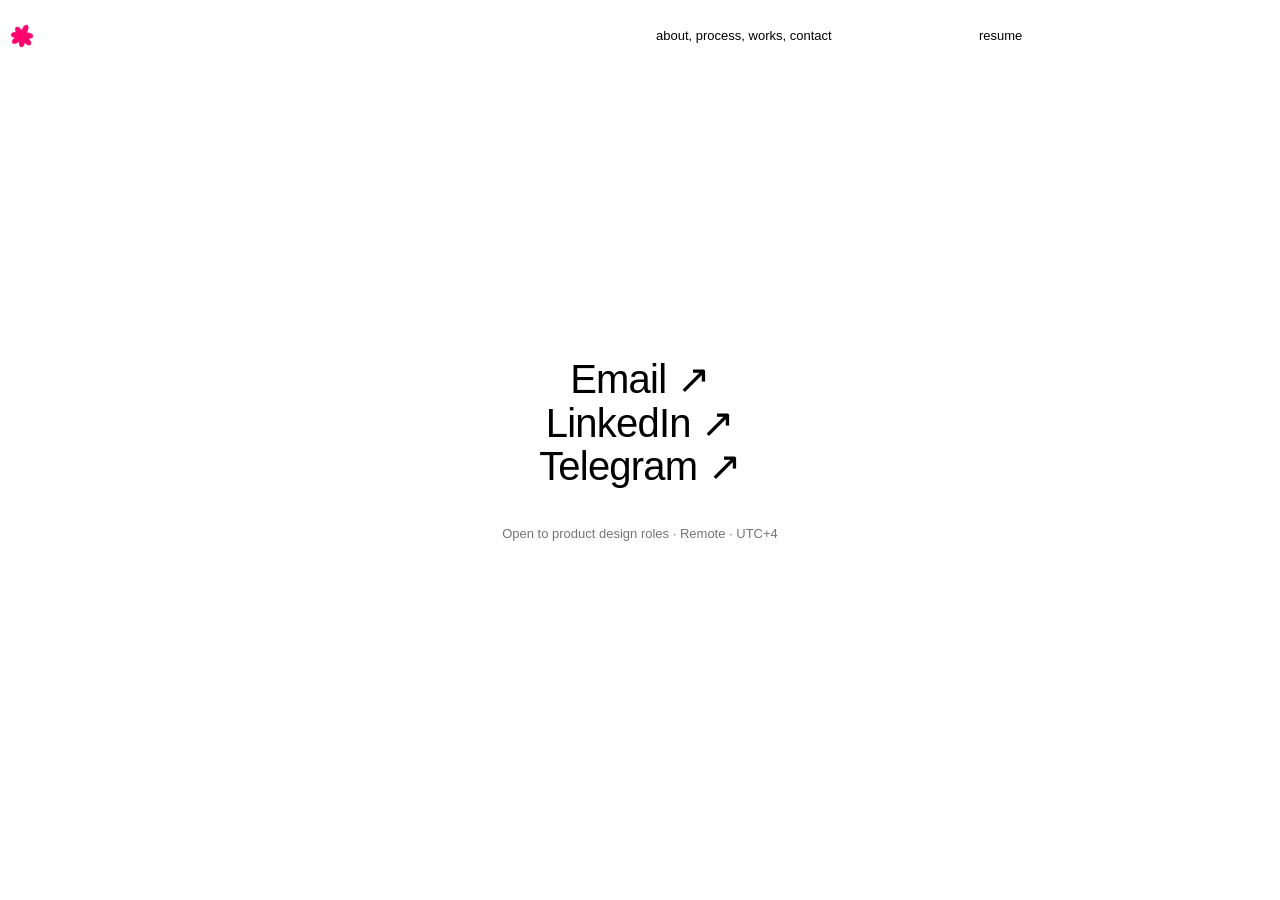
<file: contact/index.html>
<!DOCTYPE html><html lang="en"><head><meta charset="utf-8"><meta name="viewport" content="width=device-width, initial-scale=1"><!-- NDA: не убирать, пока Юля не скажет «согласовано, открываем» --><meta name="robots" content="noindex, nofollow"><title>Contact – Julia Gruzdeva</title><meta name="description" content="Get in touch with Julia Gruzdeva"><!-- Иконка вкладки: розовый цветок (решение Юли 08.11.2026) --><link rel="icon" type="image/png" href="/favicon.png"><link rel="apple-touch-icon" href="/favicon.png"><!-- Вступление на главной: включаем до отрисовки, чтобы не мигало финальное состояние --><style>html.lenis,html.lenis body{height:auto}.lenis:not(.lenis-autoToggle).lenis-stopped{overflow:clip}.lenis [data-lenis-prevent],.lenis [data-lenis-prevent-wheel],.lenis [data-lenis-prevent-touch],.lenis [data-lenis-prevent-vertical],.lenis [data-lenis-prevent-horizontal]{overscroll-behavior:contain}.lenis.lenis-smooth iframe{pointer-events:none}.lenis.lenis-autoToggle{transition-behavior:allow-discrete;transition-property:overflow;transition-duration:1ms}
</style><link rel="stylesheet" href="/_astro/TopBar.B1P4FgO7.css"><style>.contact-page[data-astro-cid-6bfsojfh]{text-align:center;place-content:center;min-height:100svh;display:grid}.contact-big[data-astro-cid-6bfsojfh]>li[data-astro-cid-6bfsojfh]+li[data-astro-cid-6bfsojfh]{margin-top:.1em}.contact-open[data-astro-cid-6bfsojfh]{color:var(--muted);padding-top:40px}.contact-big[data-astro-cid-6bfsojfh] a[data-astro-cid-6bfsojfh]:hover{text-decoration-thickness:var(--rule-bold);text-underline-offset:.18em}
</style></head><body><header class="top wrap" data-topbar data-astro-cid-nazmfhjt><a class="t-caption top-logo" href="/#top" data-astro-cid-nazmfhjt><img src="/favicon.png" alt="" width="256" height="256" data-astro-cid-nazmfhjt><span class="visually-hidden" data-astro-cid-nazmfhjt>Julia Gruzdeva – to the top</span></a><nav class="t-caption top-nav" aria-label="Main" data-astro-cid-nazmfhjt><a href="/#about" data-astro-cid-nazmfhjt>about</a>, <a href="/#process" data-astro-cid-nazmfhjt>process</a>, <a href="/#work" data-astro-cid-nazmfhjt>works</a>, <a href="/contact" data-astro-cid-nazmfhjt>contact</a><span class="top-cv-nav" data-astro-cid-nazmfhjt>, <button type="button" data-cv-open data-astro-cid-nazmfhjt>resume</button></span></nav><button class="t-caption top-cv" type="button" data-cv-open data-astro-cid-nazmfhjt>resume</button></header><dialog class="cv" data-cv aria-label="Resume – Julia Gruzdeva" data-astro-cid-zsqrgqoq><div class="cv-sheet" data-lenis-prevent data-astro-cid-zsqrgqoq><div class="wrap cv-page" data-astro-cid-zsqrgqoq><div class="cv-top" data-astro-cid-zsqrgqoq><button class="cv-back" type="button" data-cv-close data-astro-cid-zsqrgqoq><img src="/favicon.png" alt="" width="256" height="256" data-astro-cid-zsqrgqoq><span class="visually-hidden" data-astro-cid-zsqrgqoq>Back to the site</span></button><button class="cv-close" type="button" data-cv-close data-astro-cid-zsqrgqoq>close</button></div><div class="cv-intro" data-astro-cid-zsqrgqoq><div class="cv-who" data-astro-cid-zsqrgqoq><h2 class="t-headline cv-headline" data-astro-cid-zsqrgqoq>Hello! I&#39;m Julia Gruzdeva – product designer.</h2><p class="t-caption cv-place" data-astro-cid-zsqrgqoq>Batumi, Georgia · UTC+4 · remote</p></div><img class="cv-photo" src="/images/julia.webp" alt="Julia Gruzdeva" width="560" height="560" loading="lazy" decoding="async" data-astro-cid-zsqrgqoq></div><section class="cv-row" data-astro-cid-zsqrgqoq><h3 class="t-title cv-label" data-astro-cid-zsqrgqoq>About me</h3><div class="cv-main" data-astro-cid-zsqrgqoq><p class="t-text" data-astro-cid-zsqrgqoq>Product and UX/UI designer with three years in complex B2B SaaS. I design interfaces with dozens of states, rules and edge cases, work on design systems at code level, and turn business goals into clear user flows together with product managers and engineers. My focus is the logic behind the screen: scenarios, states and every edge case are worked out before anything is drawn – so the team doesn&#39;t meet them after release. I work AI-first – I build interactive prototypes in Claude Code on the production component library, so engineers get working code instead of mockups and features are approved in weeks, not months.</p></div></section><section class="cv-row" data-astro-cid-zsqrgqoq><h3 class="t-title cv-label" data-astro-cid-zsqrgqoq>Contacts</h3><div class="cv-main cv-links" data-astro-cid-zsqrgqoq><p class="t-text cv-link" data-astro-cid-zsqrgqoq><span class="cv-dim" data-astro-cid-zsqrgqoq>LinkedIn:</span> <a href="https://www.linkedin.com/in/jula-gruzdeva/" target="_blank" rel="noopener" data-astro-cid-zsqrgqoq>linkedin.com/in/jula-gruzdeva ↗</a></p><p class="t-text cv-link" data-astro-cid-zsqrgqoq><span class="cv-dim" data-astro-cid-zsqrgqoq>Telegram:</span> <a href="https://t.me/jula_gruzdeva" target="_blank" rel="noopener" data-astro-cid-zsqrgqoq>@jula_gruzdeva ↗</a></p><p class="t-text cv-link" data-astro-cid-zsqrgqoq><span class="cv-dim" data-astro-cid-zsqrgqoq>Email:</span> <a href="mailto:yulashka.gruzdeva@gmail.com" data-astro-cid-zsqrgqoq>yulashka.gruzdeva@gmail.com</a></p></div></section><section class="cv-row" data-astro-cid-zsqrgqoq><h3 class="t-title cv-label" data-astro-cid-zsqrgqoq>Competences</h3><div class="cv-main" data-astro-cid-zsqrgqoq><p class="t-text" data-astro-cid-zsqrgqoq>I hand over high-fidelity UI, interactive prototypes and specs with acceptance criteria – and stay with engineering until release, with a design review of what was built. In a design system I work down to token scales and components documented in Storybook, with full state coverage and keyboard access. Tools: Figma and Claude Code.</p></div><ul class="cv-aside t-text" data-astro-cid-zsqrgqoq><li data-astro-cid-zsqrgqoq>Product design</li><li data-astro-cid-zsqrgqoq>Complex UX</li><li data-astro-cid-zsqrgqoq>Design systems</li><li data-astro-cid-zsqrgqoq>AI prototyping</li><li data-astro-cid-zsqrgqoq>Email design</li><li data-astro-cid-zsqrgqoq>Web design</li></ul></section><section class="cv-row" data-astro-cid-zsqrgqoq><h3 class="t-title cv-label" data-astro-cid-zsqrgqoq>Experience</h3><div class="cv-main cv-jobs" data-astro-cid-zsqrgqoq><div class="cv-job" data-astro-cid-zsqrgqoq><p class="t-data cv-job-head" data-astro-cid-zsqrgqoq>Product designer<span class="cv-job-when t-text" data-astro-cid-zsqrgqoq>2025 – 2026</span></p><p class="t-text cv-job-org" data-astro-cid-zsqrgqoq>A SaaS company in email marketing</p><ul class="t-text cv-points" data-astro-cid-zsqrgqoq><li data-astro-cid-zsqrgqoq>End-to-end design of complex B2B SaaS features – from user flows, system states and edge cases to high-fidelity UI, interactive prototypes and developer-ready specs with acceptance criteria.</li><li data-astro-cid-zsqrgqoq>Redesigned the whole customer account of a transactional email service in 5 months – sign-up, onboarding, sending domains, event history, projects and DMARC monitoring, for web and mobile, in light and dark themes. In production.</li><li data-astro-cid-zsqrgqoq>Designed core capabilities of an automation builder for scenarios with 50+ blocks – canvas minimap, smart guides with soft snapping, and a notification system built from support requests.</li><li data-astro-cid-zsqrgqoq>Designed activation flows – a launch checklist that leads new users to their first live scenario, and an entry point from segments into automations. Both in production.</li><li data-astro-cid-zsqrgqoq>Work AI-first – interactive prototypes in Claude Code on the production component library, which cut the path from task to approved solution from months to two or three weeks.</li><li data-astro-cid-zsqrgqoq>Owned a foundation area of a design system overhaul – shadows, overlays and layering: audit, token scales, 11 tokens shipped and 16 components rebuilt with full state coverage, keyboard access and Storybook documentation.</li><li data-astro-cid-zsqrgqoq>Designed data-heavy interfaces – an SMS analytics dashboard with tables, filters, aggregated reports, exports, and loading, empty and error states.</li></ul></div><div class="cv-job" data-astro-cid-zsqrgqoq><p class="t-data cv-job-head" data-astro-cid-zsqrgqoq>Designer, email and web<span class="cv-job-when t-text" data-astro-cid-zsqrgqoq>2023 – 2025</span></p><p class="t-text cv-job-org" data-astro-cid-zsqrgqoq>Same company</p><ul class="t-text cv-points" data-astro-cid-zsqrgqoq><li data-astro-cid-zsqrgqoq>Designed 250+ responsive email templates for the products&#39; template galleries, and campaign creatives for Russian-speaking and international markets.</li><li data-astro-cid-zsqrgqoq>Redesigned an 11-page product marketing site with an updated UI kit and developer documentation, in light and dark themes.</li><li data-astro-cid-zsqrgqoq>Used generative AI in visual production – 3D objects and a mascot for an ad campaign, illustrations for the site.</li><li data-astro-cid-zsqrgqoq>Moved into the product team in 2025.</li></ul></div></div></section><section class="cv-row" data-astro-cid-zsqrgqoq><h3 class="t-title cv-label" data-astro-cid-zsqrgqoq>Education</h3><div class="cv-main cv-rows" data-astro-cid-zsqrgqoq><div class="cv-line" data-astro-cid-zsqrgqoq><p class="t-text" data-astro-cid-zsqrgqoq>Peter the Great St. Petersburg Polytechnic University<br data-astro-cid-zsqrgqoq><span class="cv-dim" data-astro-cid-zsqrgqoq>Bachelor&#39;s degree, Information Technology</span></p><p class="t-text cv-when" data-astro-cid-zsqrgqoq>2021 – 2026</p></div></div></section><section class="cv-row" data-astro-cid-zsqrgqoq><h3 class="t-title cv-label" data-astro-cid-zsqrgqoq>Languages</h3><div class="cv-main cv-rows" data-astro-cid-zsqrgqoq><div class="cv-line" data-astro-cid-zsqrgqoq><p class="t-text" data-astro-cid-zsqrgqoq>Russian</p><p class="t-text cv-when" data-astro-cid-zsqrgqoq>Native</p></div><div class="cv-line" data-astro-cid-zsqrgqoq><p class="t-text" data-astro-cid-zsqrgqoq>English</p><p class="t-text cv-when" data-astro-cid-zsqrgqoq>Working proficiency</p></div></div></section></div></div></dialog><script type="module" src="/_astro/Resume.astro_astro_type_script_index_0_lang.Bk0ro4QS.js"></script><main class="contact-page" data-astro-cid-6bfsojfh><h1 class="visually-hidden" data-astro-cid-6bfsojfh>Contact</h1><ul class="contact-big" data-astro-cid-6bfsojfh><li data-astro-cid-6bfsojfh><a class="t-headline" href="mailto:yulashka.gruzdeva@gmail.com" data-astro-cid-6bfsojfh>Email ↗</a></li><li data-astro-cid-6bfsojfh><a class="t-headline" href="https://www.linkedin.com/in/jula-gruzdeva/" target="_blank" rel="noopener" data-astro-cid-6bfsojfh>LinkedIn ↗</a></li><li data-astro-cid-6bfsojfh><a class="t-headline" href="https://t.me/jula_gruzdeva" target="_blank" rel="noopener" data-astro-cid-6bfsojfh>Telegram ↗</a></li></ul><p class="t-caption contact-open" data-astro-cid-6bfsojfh>Open to product design roles · Remote · UTC+4</p></main><script type="module" src="/_astro/Base.astro_astro_type_script_index_0_lang.paRQrTUy.js"></script></body></html>
</file>
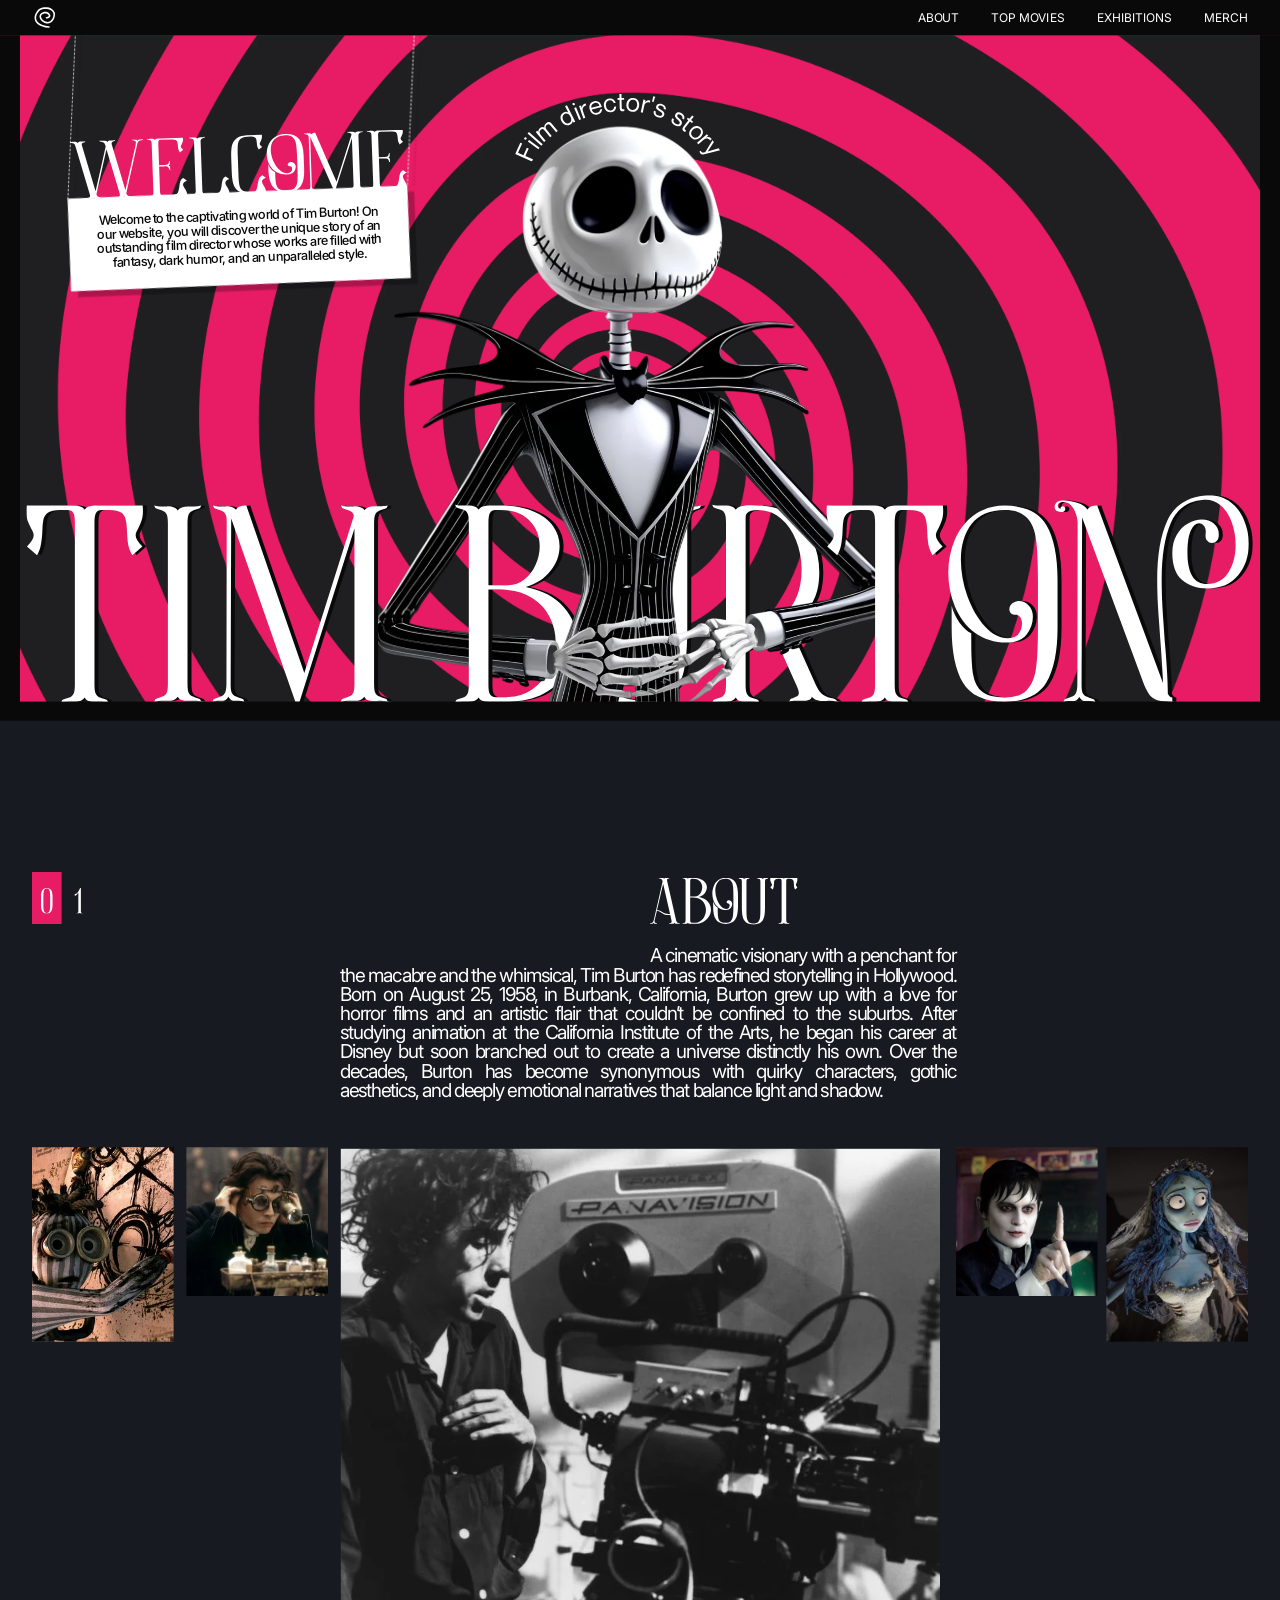
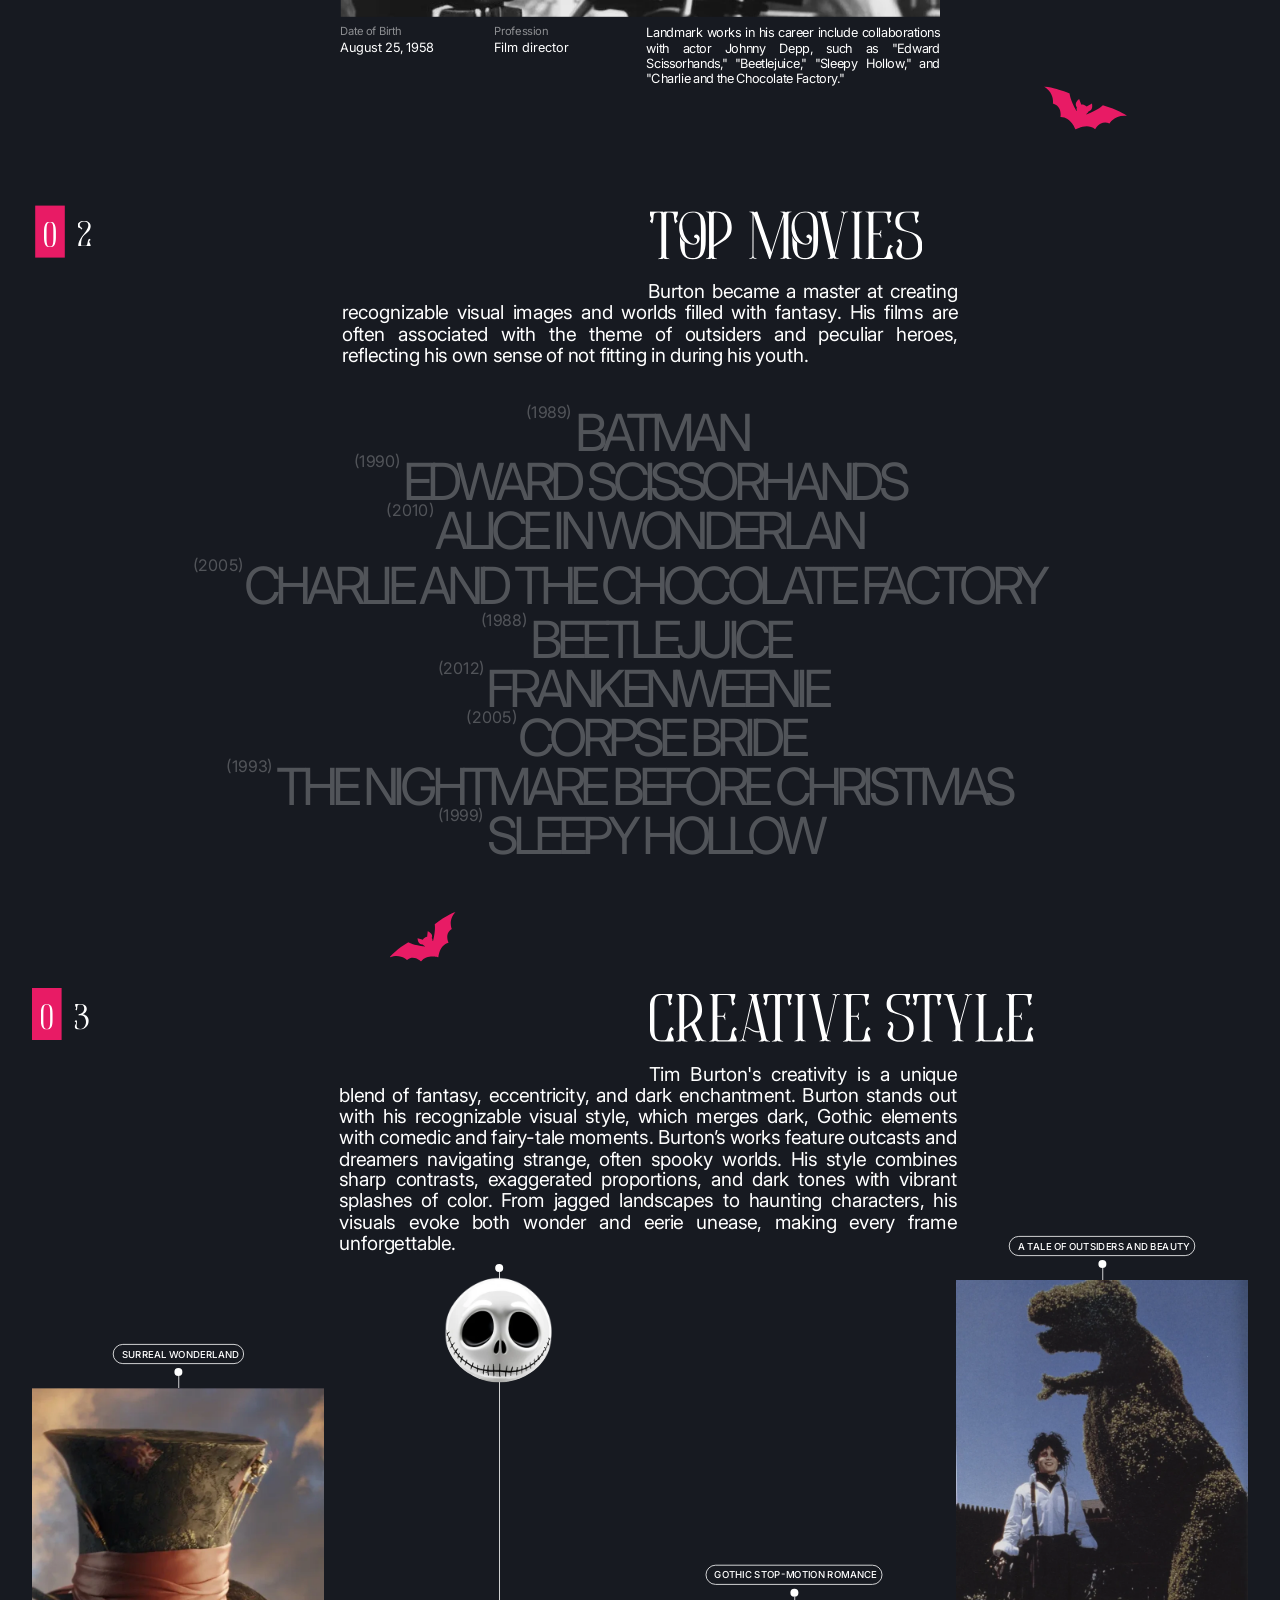
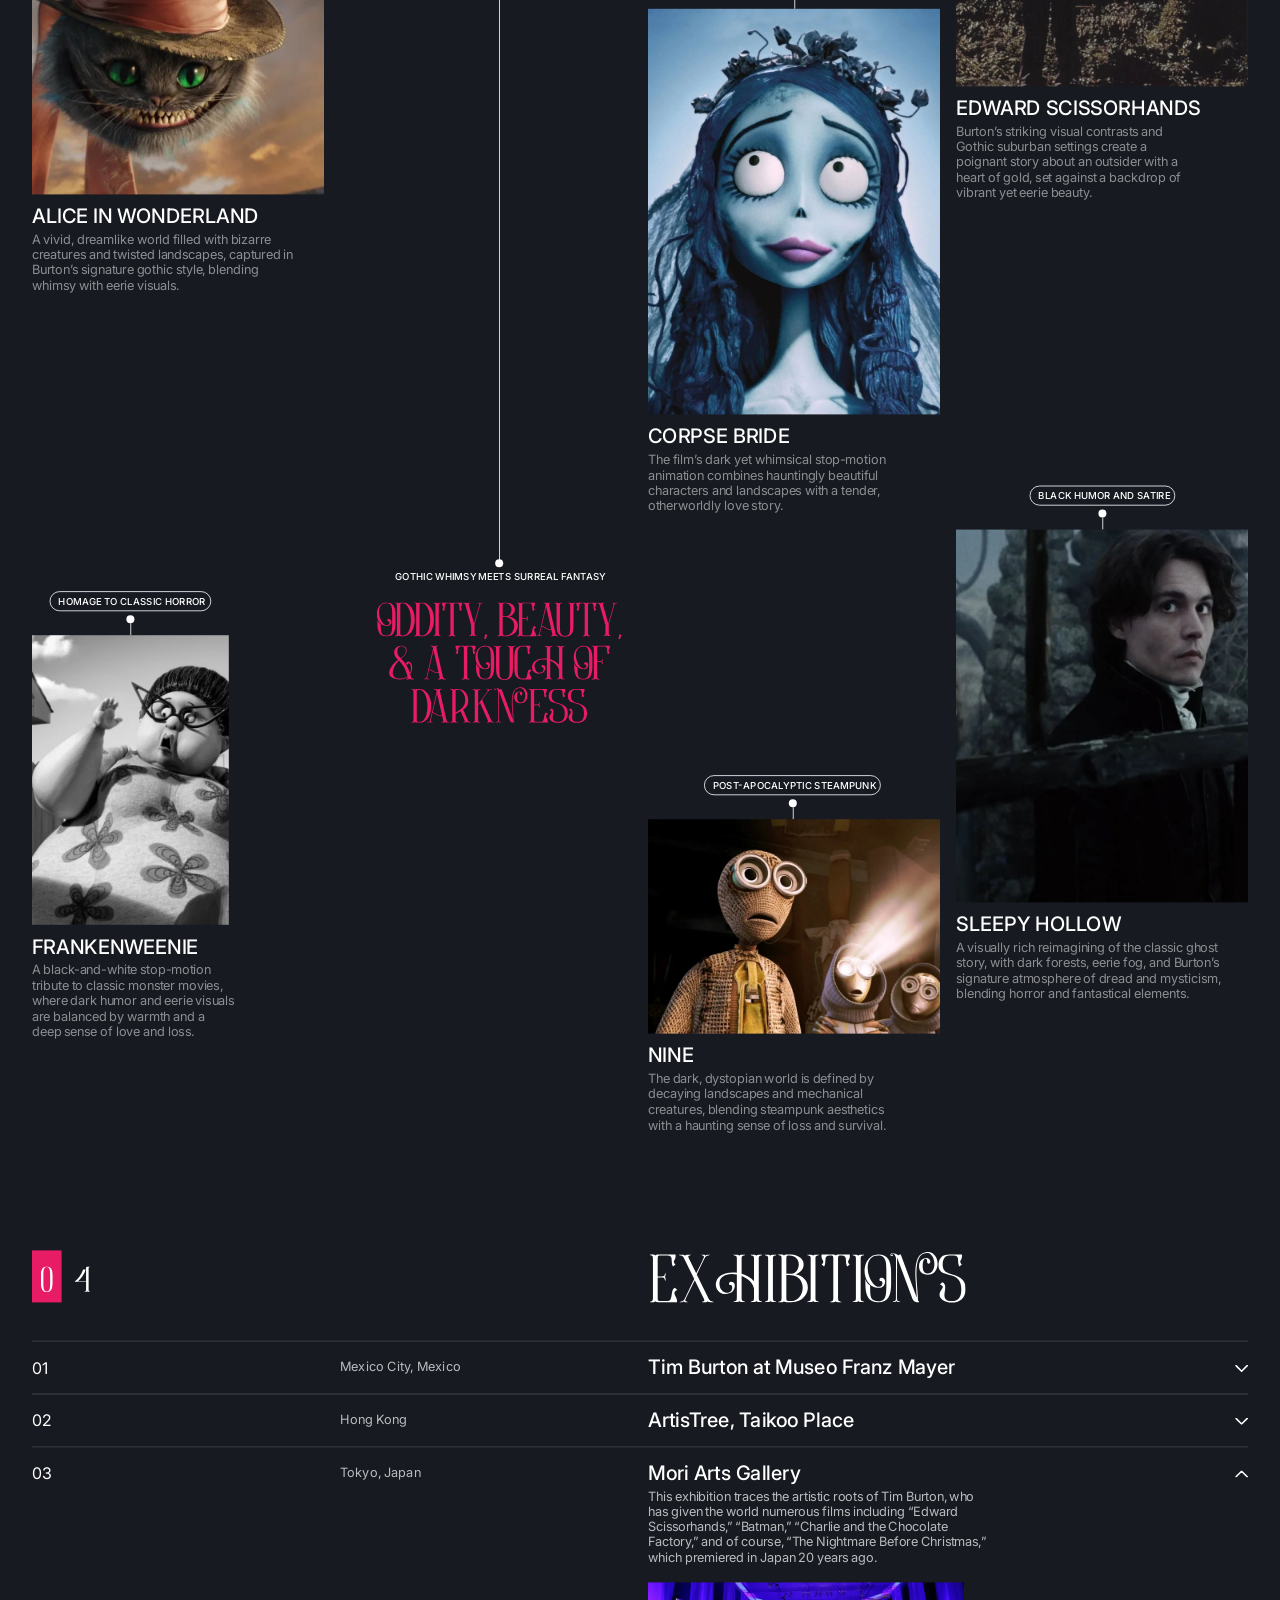
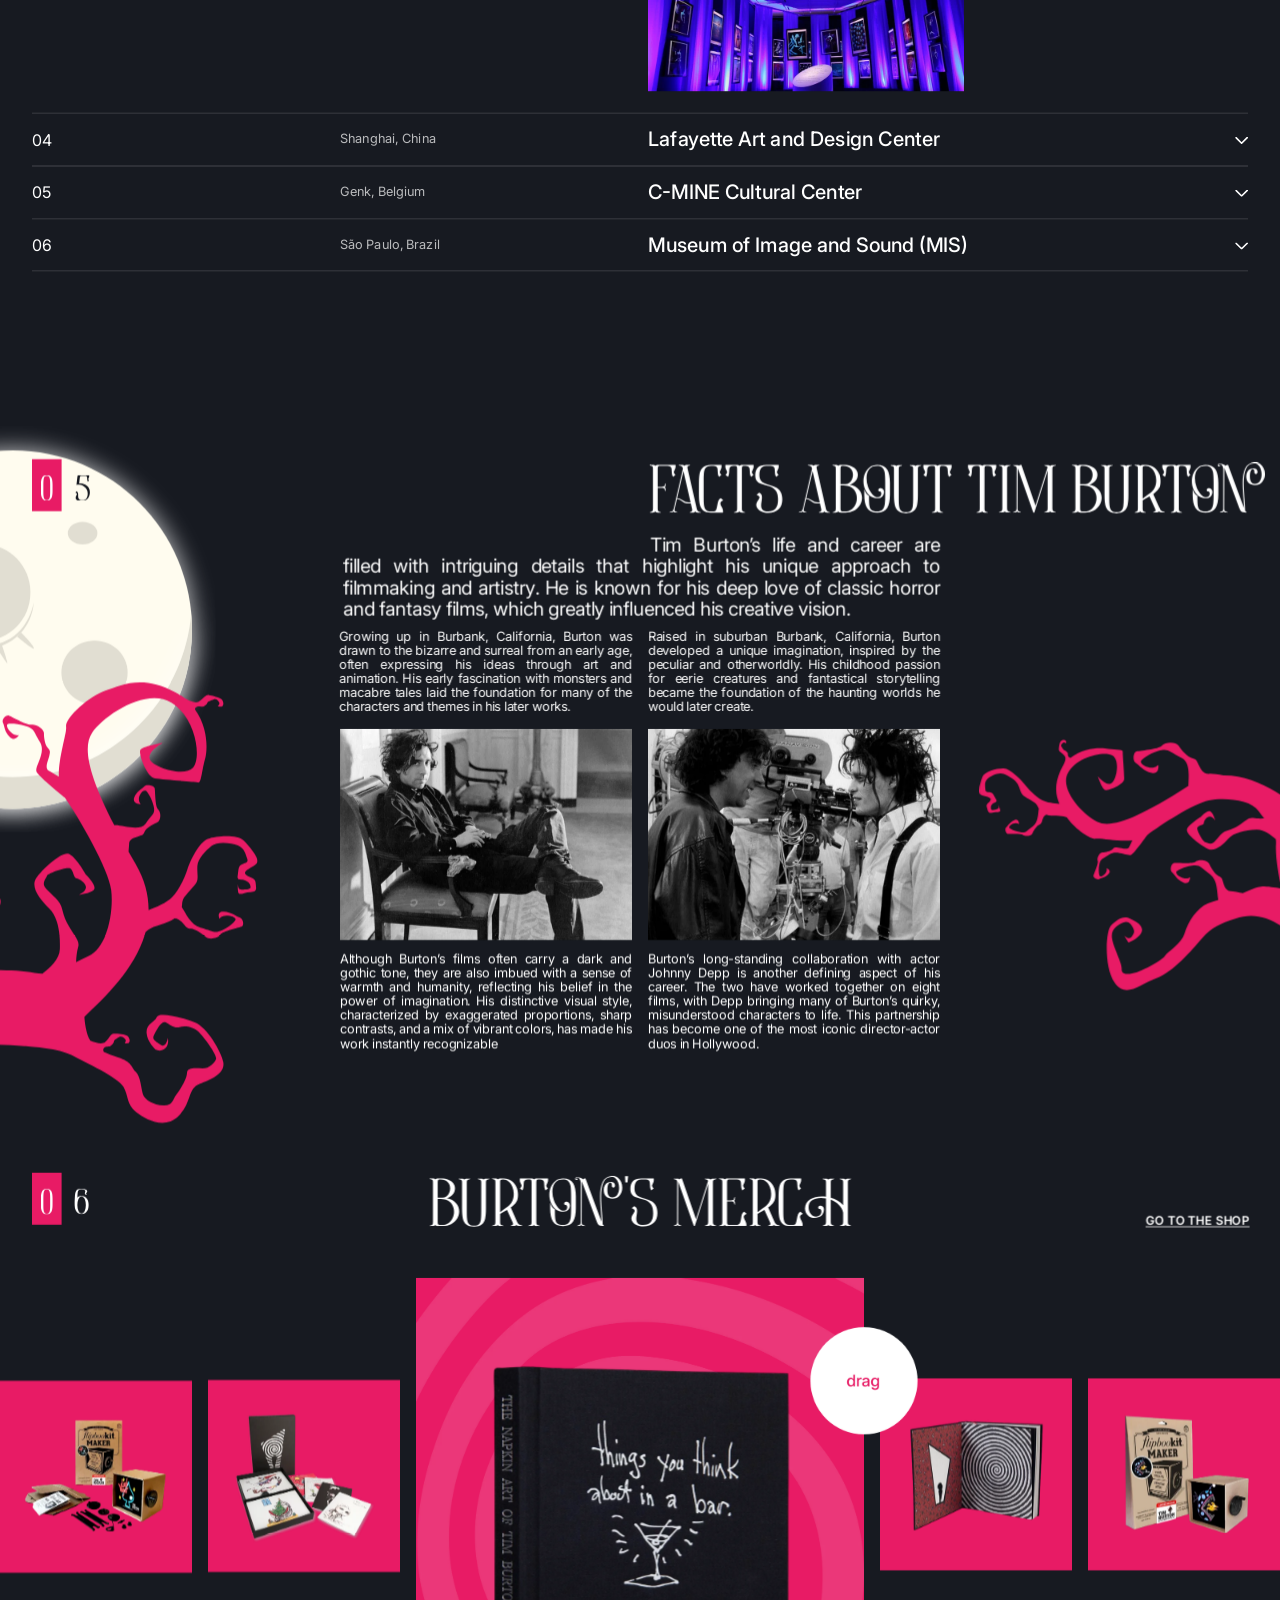
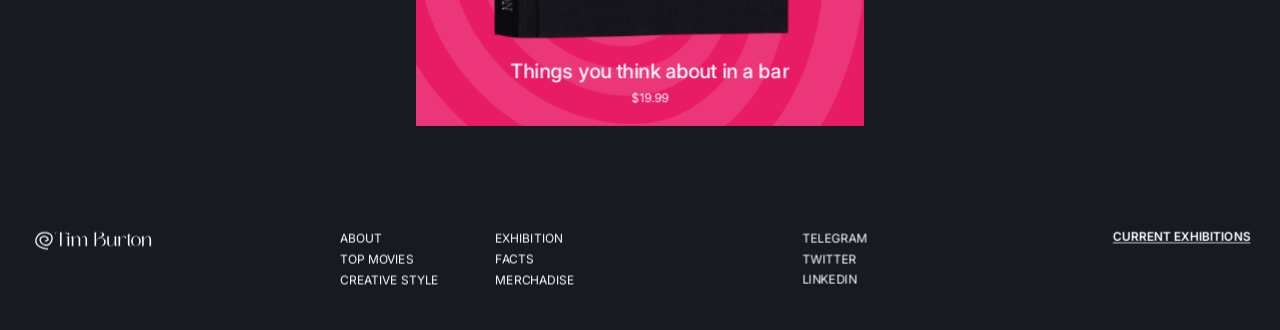
<file: landings/burton/index.html>
<!DOCTYPE html><html lang="en"><head><meta charset="utf-8"><meta name="viewport" content="width=device-width, initial-scale=1"><!-- NDA: пока закрыто портфолио, закрыты и лендинги --><meta name="robots" content="noindex, nofollow"><title>Tim Burton — film director&#39;s story</title><meta name="description" content="Landing page about the films, exhibitions and merch of director Tim Burton."><link rel="icon" type="image/svg+xml" href="/landings/burton/favicon.svg"><link rel="preconnect" href="https://fonts.googleapis.com"><link rel="preconnect" href="https://fonts.gstatic.com" crossorigin><link rel="stylesheet" href="https://fonts.googleapis.com/css2?family=Inter:wght@400;500;600&display=swap"><link rel="stylesheet" href="/_astro/burton.KRQP-KBd.css"></head><body><div class="b b-scaler"><div class="b-page"><div class="b-hero"><img style="left:-70px;top:-97px;width:1734px;height:977px" class="p b-spiral" src="/landings/burton/hero-bg.webp" width="1734" height="977" alt="" aria-hidden="true" fetchpriority="high"><img class="p" style="left:644.3px;top:72.5px;width:256px;height:85px" src="/landings/burton/svg/film-director-story.svg" alt="Film director's story"></div><header class="b-header"><a href="#top" aria-label="Tim Burton, на главную"><img class="p" style="left:40px;top:6px;width:32px;height:32px" src="/landings/burton/svg/logo.svg" alt="" aria-hidden="true"></a><nav class="b-nav"><a class="t-foot" href="#about">About</a><a class="t-foot" href="#top-movies">Top Movies</a><a class="t-foot" href="#exhibitions">Exhibitions</a><a class="t-foot" href="#merch">Merch</a></nav></header><div class="b-sign"><span class="b-guide" style="left:94px;top:0px;height:259px" aria-hidden="true"></span><span class="b-guide" style="left:517px;top:0px;height:222px" aria-hidden="true"></span><h1 class="p" style="left:92.86px;top:153.1px;width:424px;height:105px"><img src="/landings/burton/svg/welcome.svg" width="424" height="105" alt="Welcome"></h1><span class="b-note-shadow" aria-hidden="true"><span class="b-note" style="left:97.94px;top:239.66px;width:425.16px;height:115.56px"></span></span><p class="b-note-text" style="left:130.3px;top:261.18px;width:360.8px;height:72px">Welcome to the captivating world of Tim Burton! On our website, you will discover the unique story of an outstanding film director whose works are filled with fantasy, dark humor, and an unparalleled style.</p></div><img class="p" style="left:410px;top:123px;width:776px;height:754px" src="/landings/burton/jack-body.webp" width="776" height="754" alt="" aria-hidden="true"><img class="p b-jack-head" style="left:410px;top:123px;width:776px;height:754px" src="/landings/burton/jack-head-hero.webp" width="776" height="754" alt="" aria-hidden="true"><img class="p" style="left:38px;top:619px;width:1528px;height:262px" src="/landings/burton/svg/title-burton-shadow.svg" alt="" aria-hidden="true"><img class="p" style="left:33px;top:619px;width:1528px;height:262px" src="/landings/burton/svg/title-burton.svg" alt="Tim Burton"><img class="p" style="left:632px;top:482px;width:396px;height:395px" src="/landings/burton/jack-front-top.webp" width="396" height="395" alt="" aria-hidden="true"><img class="p" style="left:632px;top:693px;width:388px;height:184px" src="/landings/burton/jack-front-bottom.webp" width="388" height="184" alt="" aria-hidden="true"><span class="b-hero-edge" style="left:0px;top:44px;width:25px;height:857px" aria-hidden="true"></span><span class="b-hero-edge" style="left:1575px;top:44px;width:25px;height:857px" aria-hidden="true"></span><span class="b-hero-edge" style="left:25px;top:877px;width:1550px;height:24px" aria-hidden="true"></span><section><span class="b-anchor" id="about" style="left:0px;top:1050px" aria-hidden="true"></span><span class="b-badge" style="left:40px;top:1090px" aria-hidden="true"></span><img class="p" style="left:51.2px;top:1109.5px;width:15px;height:32px" src="/landings/burton/svg/num-0.svg" alt="" aria-hidden="true"><img class="p" style="left:92.9px;top:1109.5px;width:11px;height:32px" src="/landings/burton/svg/num-1.svg" alt="" aria-hidden="true"><h2 class="p rv" style="left:811.7px;top:1097.4px;width:184.5px;height:58.5px"><img src="/landings/burton/svg/h-about.svg" width="185" height="59" alt="About"></h2><p class="p t-lead-about rv" style="left:425px;top:1183px;width:770px;height:216px">A cinematic visionary with a penchant for the macabre and the whimsical, Tim Burton has redefined storytelling in Hollywood. Born on August 25, 1958, in Burbank, California, Burton grew up with a love for horror films and an artistic flair that couldn&rsquo;t be confined to the suburbs. After studying animation at the California Institute of the Arts, he began his career at Disney but soon branched out to create a universe distinctly his own. Over the decades, Burton has become synonymous with quirky characters, gothic aesthetics, and deeply emotional narratives that balance light and shadow.</p><img class="p rv" style="left:40px;top:1434px;width:177px;height:242.93px;--d:0.18s" src="/landings/burton/about-1.webp" width="177" height="243" alt="Кадр из «Трупа невесты»" loading="lazy"><img class="p rv" style="left:233px;top:1434px;width:177px;height:185.94px;--d:0.09s" src="/landings/burton/about-2.webp" width="177" height="186" alt="Кадр из «Суини Тодда»" loading="lazy"><img class="p rv" style="left:426px;top:1435.79px;width:749px;height:585.69px;--d:0s" src="/landings/burton/about-panavision.webp" width="749" height="586" alt="Тим Бертон за кинокамерой Panavision" loading="lazy"><img class="p rv" style="left:1195px;top:1434px;width:177px;height:185.94px;--d:0.09s" src="/landings/burton/about-4.webp" width="177" height="186" alt="Кадр из «Мрачных теней»" loading="lazy"><img class="p rv" style="left:1383px;top:1434px;width:177px;height:242.93px;--d:0.18s" src="/landings/burton/about-5.webp" width="177" height="243" alt="Кадр из «Трупа невесты»" loading="lazy"><dl><dt class="p t-label" style="left:425px;top:2031.82px;width:79px;height:14px;letter-spacing:-0.42px">Date of Birth</dt><dd class="p t-value" style="left:425px;top:2050.81px;width:123px;height:16px">August 25, 1958</dd><dt class="p t-label" style="left:617px;top:2031.82px;width:70px;height:14px">Profession</dt><dd class="p t-value" style="left:617px;top:2050.81px;width:95px;height:16px">Film director</dd></dl><p class="p t-16j-wide rv" style="left:807.96px;top:2031.43px;width:367.04px;height:75.57px">Landmark works in his career include collaborations with actor Johnny Depp, such as "Edward Scissorhands," "Beetlejuice," "Sleepy Hollow," and "Charlie and the Chocolate Factory."</p></section><img class="p" style="left:1305px;top:2108px;width:104px;height:54px" src="/landings/burton/svg/bat-top.svg" alt="" aria-hidden="true" loading="lazy"><section><span class="b-anchor" id="top-movies" style="left:0px;top:2217px" aria-hidden="true"></span><span class="b-badge" style="left:44px;top:2257px" aria-hidden="true"></span><img class="p" style="left:55.2px;top:2276.5px;width:15px;height:32px" src="/landings/burton/svg/num-0.svg" alt="" aria-hidden="true"><img class="p" style="left:97.3px;top:2276.1px;width:17px;height:32px" src="/landings/burton/svg/num-2.svg" alt="" aria-hidden="true"><h2 class="p rv" style="left:811.7px;top:2264.2px;width:340.6px;height:60.2px"><img src="/landings/burton/svg/h-top-movies.svg" width="341" height="61" alt="Top movies"></h2><p class="p t-lead rv" style="left:428px;top:2352px;width:769px;height:104px;--indent:382px">Burton became a master at creating recognizable visual images and worlds filled with fantasy. His films are often associated with the theme of outsiders and peculiar heroes, reflecting his own sense of not fitting in during his youth.</p><ul class="b-films"><li><a class="b-film" style="top:0px" href="#top-movies" data-shot="shot-batman"><span class="b-film-year" style="left:657px;top:0px;width:62px">(1989)</span><span class="b-film-title" style="left:719px;top:0px;width:234px">Batman</span></a></li><li><a class="b-film" style="top:61px" href="#top-movies" data-shot="shot-edward"><span class="b-film-year" style="left:442px;top:0px;width:62px">(1990)</span><span class="b-film-title" style="left:504px;top:0px;width:665px">Edward Scissorhands</span></a></li><li><a class="b-film" style="top:122px" href="#top-movies" data-shot="shot-alice"><span class="b-film-year" style="left:483px;top:0px;width:61px">(2010)</span><span class="b-film-title" style="left:544px;top:0px;width:574px">Alice in Wonderlan</span></a></li><li><a class="b-film" style="top:191px" href="#top-movies" data-shot="movies-still"><span class="b-film-year" style="left:241px;top:0px;width:64px">(2005)</span><span class="b-film-title" style="left:305px;top:0px;width:1064px">Charlie and the Chocolate Factory</span></a></li><li><a class="b-film" style="top:259px" href="#top-movies" data-shot="shot-beetlejuice"><span class="b-film-year" style="left:601px;top:0px;width:61px">(1988)</span><span class="b-film-title" style="left:662px;top:0px;width:347px">Beetlejuice</span></a></li><li><a class="b-film" style="top:320px" href="#top-movies" data-shot="shot-frankenweenie"><span class="b-film-year" style="left:547px;top:0px;width:61px">(2012)</span><span class="b-film-title" style="left:608px;top:0px;width:455px">Frankenweenie</span></a></li><li><a class="b-film" style="top:381px" href="#top-movies" data-shot="shot-corpse"><span class="b-film-year" style="left:583px;top:0px;width:64px">(2005)</span><span class="b-film-title" style="left:647px;top:0px;width:381px">Corpse Bride</span></a></li><li><a class="b-film" style="top:442px" href="#top-movies" data-shot="shot-nightmare"><span class="b-film-year" style="left:283px;top:0px;width:62px">(1993)</span><span class="b-film-title" style="left:345px;top:0px;width:978px">The Nightmare Before Christmas</span></a></li><li><a class="b-film" style="top:503px" href="#top-movies" data-shot="shot-sleepy"><span class="b-film-year" style="left:547px;top:0px;width:62px">(1999)</span><span class="b-film-title" style="left:609px;top:0px;width:446px">Sleepy Hollow</span></a></li></ul><div class="b-movie-shot" aria-hidden="true"><img data-shot="shot-batman" src="/landings/burton/shot-batman.webp" width="180" height="101" alt="" loading="lazy"><img data-shot="shot-edward" src="/landings/burton/shot-edward.webp" width="180" height="101" alt="" loading="lazy"><img data-shot="shot-alice" src="/landings/burton/shot-alice.webp" width="180" height="134" alt="" loading="lazy"><img data-shot="movies-still" src="/landings/burton/movies-still.webp" width="180" height="91" alt="" loading="lazy"><img data-shot="shot-beetlejuice" src="/landings/burton/shot-beetlejuice.webp" width="180" height="115" alt="" loading="lazy"><img data-shot="shot-frankenweenie" src="/landings/burton/shot-frankenweenie.webp" width="180" height="101" alt="" loading="lazy"><img data-shot="shot-corpse" src="/landings/burton/shot-corpse.webp" width="180" height="120" alt="" loading="lazy"><img data-shot="shot-nightmare" src="/landings/burton/shot-nightmare.webp" width="180" height="108" alt="" loading="lazy"><img data-shot="shot-sleepy" src="/landings/burton/shot-sleepy.webp" width="180" height="90" alt="" loading="lazy"></div></section><img class="p" style="left:486.57px;top:3140.1px;width:83px;height:62px" src="/landings/burton/svg/bat-mid.svg" alt="" aria-hidden="true" loading="lazy"><section><span class="b-anchor" id="creative-style" style="left:0px;top:3195px" aria-hidden="true"></span><span class="b-badge" style="left:40px;top:3235px" aria-hidden="true"></span><img class="p" style="left:51.2px;top:3254.5px;width:15px;height:32px" src="/landings/burton/svg/num-0.svg" alt="" aria-hidden="true"><img class="p" style="left:93.2px;top:3254.5px;width:18px;height:32px" src="/landings/burton/svg/num-3.svg" alt="" aria-hidden="true"><h2 class="p" style="left:811.6px;top:3242.2px;width:479.6px;height:60.2px"><img src="/landings/burton/svg/h-creative-style.svg" width="480" height="61" alt="Creative style"></h2><p class="p t-lead" style="left:424px;top:3330px;width:772px;height:234px;--indent:387px">Tim Burton's creativity is a unique blend of fantasy, eccentricity, and dark enchantment. Burton stands out with his recognizable visual style, which merges dark, Gothic elements with comedic and fairy-tale moments. Burton&rsquo;s works feature outcasts and dreamers navigating strange, often spooky worlds. His style combines sharp contrasts, exaggerated proportions, and dark tones with vibrant splashes of color. From jagged landscapes to haunting characters, his visuals evoke both wonder and eerie unease, making every frame unforgettable.</p><span class="b-tl-dot" style="left:619px;top:3579.98px" aria-hidden="true"></span><span class="b-tl-line" style="left:624px;top:3589.8px;height:1111.51px" aria-hidden="true"></span><span class="b-tl-dot" style="left:619px;top:4699.39px" aria-hidden="true"></span><img class="p b-tl-head" style="left:554px;width:140px;height:137.93px" src="/landings/burton/jack-head.webp" width="140" height="138" alt="" aria-hidden="true" loading="lazy"><article><span class="b-tl-pill t-pill" style="left:141px;top:3679.93px;width:164px"><span>Surreal Wonderland</span></span><span class="b-tl-dot" style="left:218px;top:3709.91px" aria-hidden="true"></span><span class="b-tl-line" style="left:223px;top:3719.91px;height:14.99px" aria-hidden="true"></span><img class="p" style="left:40px;top:3734.9px;width:365px;height:507.73px" src="/landings/burton/film-alice.webp" width="365" height="508" alt="Чеширский кот в цилиндре, кадр из «Алисы в Стране чудес»" loading="lazy"><h3 class="p t-card-title" style="left:40px;top:4254.63px;width:291px">Alice in Wonderland</h3><p class="p t-card-desc" style="left:40px;top:4289.61px;width:334px">A vivid, dreamlike world filled with bizarre creatures and twisted landscapes, captured in Burton’s signature gothic style, blending whimsy with eerie visuals.</p></article><article><span class="b-tl-pill t-pill" style="left:1261px;top:3545px;width:233px"><span>A Tale of Outsiders and Beauty</span></span><span class="b-tl-dot" style="left:1373px;top:3574.98px" aria-hidden="true"></span><span class="b-tl-line" style="left:1378px;top:3584.98px;height:14.99px" aria-hidden="true"></span><img class="p" style="left:1195px;top:3599.97px;width:365px;height:507.73px" src="/landings/burton/film-edward.webp" width="365" height="508" alt="Эдвард руки-ножницы у фигурно подстриженного куста" loading="lazy"><h3 class="p t-card-title" style="left:1195px;top:4119.7px;width:312px">Edward Scissorhands</h3><p class="p t-card-desc" style="left:1195px;top:4154.68px;width:290px">Burton’s striking visual contrasts and Gothic suburban settings create a poignant story about an outsider with a heart of gold, set against a backdrop of vibrant yet eerie beauty.</p></article><article><span class="b-tl-pill t-pill" style="left:882px;top:3955.79px;width:221px"><span>Gothic Stop-Motion Romance</span></span><span class="b-tl-dot" style="left:988px;top:3985.77px" aria-hidden="true"></span><span class="b-tl-line" style="left:993px;top:3995.76px;height:14.99px" aria-hidden="true"></span><img class="p" style="left:810px;top:4010.76px;width:365px;height:507.73px" src="/landings/burton/film-corpse.webp" width="365" height="508" alt="Труп невесты крупным планом" loading="lazy"><h3 class="p t-card-title" style="left:810px;top:4530.48px;width:180px">Corpse Bride</h3><p class="p t-card-desc" style="left:810px;top:4565.46px;width:325px">The film’s dark yet whimsical stop-motion animation combines hauntingly beautiful characters and landscapes with a tender, otherworldly love story.</p></article><article><span class="b-tl-pill t-pill" style="left:1287px;top:4607.44px;width:182px"><span>Black Humor and Satire</span></span><span class="b-tl-dot" style="left:1373px;top:4637.43px" aria-hidden="true"></span><span class="b-tl-line" style="left:1378px;top:4647.42px;height:14.99px" aria-hidden="true"></span><img class="p" style="left:1195px;top:4662.41px;width:365px;height:465.75px" src="/landings/burton/film-sleepy.webp" width="365" height="466" alt="Икабод Крейн в тумане, кадр из «Сонной лощины»" loading="lazy"><h3 class="p t-card-title" style="left:1195px;top:5140.16px;width:209px">Sleepy Hollow</h3><p class="p t-card-desc" style="left:1195px;top:5175.14px;width:343px">A visually rich reimagining of the classic ghost story, with dark forests, eerie fog, and Burton’s signature atmosphere of dread and mysticism, blending horror and fantastical elements.</p></article><article><span class="b-tl-pill t-pill" style="left:62px;top:4739.37px;width:202px"><span>Homage to Classic Horror</span></span><span class="b-tl-dot" style="left:158px;top:4769.36px" aria-hidden="true"></span><span class="b-tl-line" style="left:163px;top:4779.35px;height:14.99px" aria-hidden="true"></span><img class="p" style="left:40px;top:4794.34px;width:246px;height:361.81px" src="/landings/burton/film-frankenweenie.webp" width="246" height="362" alt="Кукольная героиня «Франкенвини» в очках" loading="lazy"><h3 class="p t-card-title" style="left:40px;top:5168.15px;width:213px">Frankenweenie</h3><p class="p t-card-desc" style="left:40px;top:5203.09px;width:255px">A black-and-white stop-motion tribute to classic monster movies, where dark humor and eerie visuals are balanced by warmth and a deep sense of love and loss.</p></article><article><span class="b-tl-pill t-pill" style="left:880px;top:4969.23px;width:221px"><span>Post-Apocalyptic Steampunk</span></span><span class="b-tl-dot" style="left:986px;top:4999.22px" aria-hidden="true"></span><span class="b-tl-line" style="left:991px;top:5009.21px;height:14.99px" aria-hidden="true"></span><img class="p" style="left:810px;top:5024.21px;width:365px;height:267.86px" src="/landings/burton/film-nine.webp" width="365" height="268" alt="Тряпичные куклы из мультфильма «9»" loading="lazy"><h3 class="p t-card-title" style="left:810px;top:5304.06px;width:125px">nine</h3><p class="p t-card-desc" style="left:810px;top:5339.03px;width:325px">The dark, dystopian world is defined by decaying landscapes and mechanical creatures, blending steampunk aesthetics with a haunting sense of loss and survival.</p></article><p class="p t-pill" style="left:494px;top:4714.38px;width:260px;height:15px">Gothic Whimsy Meets Surreal Fantasy</p><p class="p" style="left:470.8px;top:4752.8px;width:306px;height:151px"><img src="/landings/burton/svg/h-oddity.svg" width="306" height="151" alt="Oddity, beauty, &amp; a touch of darkness" loading="lazy"></p></section><section><span class="b-anchor" id="exhibitions" style="left:0px;top:5523px" aria-hidden="true"></span><span class="b-badge" style="left:40px;top:5563px" aria-hidden="true"></span><img class="p" style="left:51.2px;top:5582.5px;width:15px;height:32px" src="/landings/burton/svg/num-0.svg" alt="" aria-hidden="true"><img class="p" style="left:93.1px;top:5582.5px;width:20px;height:32px" src="/landings/burton/svg/num-4.svg" alt="" aria-hidden="true"><h2 class="p rv" style="left:811.8px;top:5565.4px;width:394.6px;height:63.1px"><img src="/landings/burton/svg/h-exhibitions.svg" width="395" height="64" alt="Exhibitions" loading="lazy"></h2><div class="b-exh-list"><article class="b-exh-row" data-open="false"><button class="b-exh-head" type="button" aria-expanded="false" aria-controls="show-01"><span class="b-exh-num">01</span><span class="b-exh-city">Mexico City, Mexico</span><span class="b-exh-title">Tim Burton at Museo Franz Mayer</span><img src="/landings/burton/svg/chevron-down.svg" width="16" height="9" alt="" aria-hidden="true"><span class="vh">Tim Burton at Museo Franz Mayer, подробнее</span></button><div class="b-exh-body" id="show-01"><p class="t-16 dim-70">The opening stop of the touring retrospective gathers drawings, sketches and sculptures from four decades of work, shown alongside costumes and props from the films.</p><img src="/landings/burton/exh-mexico.webp" width="395" height="136" alt="Зал музея: скульптуры персонажей и рисунки на стенах" loading="lazy"></div></article><article class="b-exh-row" data-open="false"><button class="b-exh-head" type="button" aria-expanded="false" aria-controls="show-02"><span class="b-exh-num">02</span><span class="b-exh-city">Hong Kong</span><span class="b-exh-title">ArtisTree, Taikoo Place</span><img src="/landings/burton/svg/chevron-down.svg" width="16" height="9" alt="" aria-hidden="true"><span class="vh">ArtisTree, Taikoo Place, подробнее</span></button><div class="b-exh-body" id="show-02"><p class="t-16 dim-70">A compact selection built around the director’s notebooks: early doodles, character studies and the napkin drawings that later grew into films.</p><img src="/landings/burton/exh-hongkong.webp" width="395" height="136" alt="Вход на выставку в виде пасти чудовища" loading="lazy"></div></article><article class="b-exh-row" data-open="true"><button class="b-exh-head" type="button" aria-expanded="true" aria-controls="show-03"><span class="b-exh-num">03</span><span class="b-exh-city">Tokyo, Japan</span><span class="b-exh-title">Mori Arts Gallery</span><img src="/landings/burton/svg/chevron-down.svg" width="16" height="9" alt="" aria-hidden="true"><span class="vh">Mori Arts Gallery, подробнее</span></button><div class="b-exh-body" id="show-03"><p class="t-16 dim-70">This exhibition traces the artistic roots of Tim Burton, who has given the world numerous films including “Edward Scissorhands,” “Batman,” “Charlie and the Chocolate Factory,” and of course, “The Nightmare Before Christmas,” which premiered in Japan 20 years ago.</p><img src="/landings/burton/exh-mori.webp" width="395" height="136" alt="Зал выставки в лиловой подсветке" loading="lazy"></div></article><article class="b-exh-row" data-open="false"><button class="b-exh-head" type="button" aria-expanded="false" aria-controls="show-04"><span class="b-exh-num">04</span><span class="b-exh-city">Shanghai, China</span><span class="b-exh-title">Lafayette Art and Design Center</span><img src="/landings/burton/svg/chevron-down.svg" width="16" height="9" alt="" aria-hidden="true"><span class="vh">Lafayette Art and Design Center, подробнее</span></button><div class="b-exh-body" id="show-04"><p class="t-16 dim-70">More than five hundred drawings, paintings and moving-image works trace how a private sketchbook habit turned into a recognisable visual language.</p><img src="/landings/burton/exh-shanghai.webp" width="395" height="136" alt="Зал с цветными скульптурами на шахматном полу" loading="lazy"></div></article><article class="b-exh-row" data-open="false"><button class="b-exh-head" type="button" aria-expanded="false" aria-controls="show-05"><span class="b-exh-num">05</span><span class="b-exh-city">Genk, Belgium</span><span class="b-exh-title">C-MINE Cultural Center</span><img src="/landings/burton/svg/chevron-down.svg" width="16" height="9" alt="" aria-hidden="true"><span class="vh">C-MINE Cultural Center, подробнее</span></button><div class="b-exh-body" id="show-05"><p class="t-16 dim-70">Housed in a former coal mine, the show leans into its industrial setting, placing puppets and set pieces in the raw concrete halls.</p><img src="/landings/burton/exh-genk.webp" width="395" height="136" alt="Кукла в тёмном зале с лиловой подсветкой" loading="lazy"></div></article><article class="b-exh-row" data-open="false"><button class="b-exh-head" type="button" aria-expanded="false" aria-controls="show-06"><span class="b-exh-num">06</span><span class="b-exh-city">São Paulo, Brazil</span><span class="b-exh-title">Museum of Image and Sound (MIS)</span><img src="/landings/burton/svg/chevron-down.svg" width="16" height="9" alt="" aria-hidden="true"><span class="vh">Museum of Image and Sound (MIS), подробнее</span></button><div class="b-exh-body" id="show-06"><p class="t-16 dim-70">The tour closes with a focus on stop-motion: armatures, replacement faces and the painstaking craft behind the animated features.</p><img src="/landings/burton/exh-saopaulo.webp" width="395" height="136" alt="Неоновая вывеска «The World of Tim Burton» над входом в зал" loading="lazy"></div></article></div></section><div class="b-after"><img class="p" style="left:-238px;top:6533px;width:508px;height:508px" src="/landings/burton/svg/moon.svg" alt="" aria-hidden="true"><section><span class="b-anchor" id="facts" style="left:0px;top:6534px" aria-hidden="true"></span><img class="p" style="left:-409.2px;top:6852.6px;width:731px;height:572px" src="/landings/burton/svg/branch-left.svg" alt="" aria-hidden="true" loading="lazy"><img class="p" style="left:1224px;top:6898.9px;width:637px;height:507px" src="/landings/burton/svg/branch-right.svg" alt="" aria-hidden="true" loading="lazy"><span class="b-badge" style="left:40px;top:6574px" aria-hidden="true"></span><img class="p" style="left:51.2px;top:6593.5px;width:15px;height:32px" src="/landings/burton/svg/num-0.svg" alt="" aria-hidden="true"><img class="p" style="left:93.5px;top:6593.5px;width:19px;height:32px" src="/landings/burton/svg/num-5.svg" alt="" aria-hidden="true"><h2 class="p rv" style="left:811.7px;top:6578.4px;width:768.7px;height:63.6px"><img src="/landings/burton/svg/h-facts.svg" width="769" height="64" alt="Facts about Tim Burton" loading="lazy"></h2><p class="p t-lead rv" style="left:429px;top:6669px;width:746px;height:104px;--indent:384px">Tim Burton&rsquo;s life and career are filled with intriguing details that highlight his unique approach to filmmaking and artistry. He is known for his deep love of classic horror and fantasy films, which greatly influenced his creative vision.</p><p class="p t-16j rv" style="left:424px;top:6787px;width:366px;height:108px">Growing up in Burbank, California, Burton was drawn to the bizarre and surreal from an early age, often expressing his ideas through art and animation. His early fascination with monsters and macabre tales laid the foundation for many of the characters and themes in his later works.</p><p class="p t-16j rv" style="left:810px;top:6787px;width:365px;height:108px">Raised in suburban Burbank, California, Burton developed a unique imagination, inspired by the peculiar and otherworldly. His childhood passion for eerie creatures and fantastical storytelling became the foundation of the haunting worlds he would later create.</p><img class="p rv" style="left:425px;top:6911px;width:365px;height:264px" src="/landings/burton/facts-chair.webp" width="365" height="264" alt="Тим Бертон в кресле на съёмочной площадке" loading="lazy"><img class="p rv" style="left:810px;top:6911px;width:365px;height:264px" src="/landings/burton/facts-depp.webp" width="365" height="264" alt="Тим Бертон и Джонни Депп у камеры" loading="lazy"><p class="p t-16j rv" style="left:425px;top:7190px;width:365px;height:126px">Although Burton&rsquo;s films often carry a dark and gothic tone, they are also imbued with a sense of warmth and humanity, reflecting his belief in the power of imagination. His distinctive visual style, characterized by exaggerated proportions, sharp contrasts, and a mix of vibrant colors, has made his work instantly recognizable</p><p class="p t-16j rv" style="left:810px;top:7190px;width:365px;height:126px">Burton&rsquo;s long-standing collaboration with actor Johnny Depp is another defining aspect of his career. The two have worked together on eight films, with Depp bringing many of Burton&rsquo;s quirky, misunderstood characters to life. This partnership has become one of the most iconic director-actor duos in Hollywood.</p></section><section><span class="b-anchor" id="merch" style="left:0px;top:7426px" aria-hidden="true"></span><span class="b-badge" style="left:40px;top:7466px" aria-hidden="true"></span><img class="p" style="left:51.2px;top:7485.5px;width:15px;height:32px" src="/landings/burton/svg/num-0.svg" alt="" aria-hidden="true"><img class="p" style="left:93px;top:7485.5px;width:18px;height:32px" src="/landings/burton/svg/num-6.svg" alt="" aria-hidden="true"><h2 class="p rv" style="left:537px;top:7470.4px;width:527px;height:63.6px"><img src="/landings/burton/svg/h-merch.svg" width="527" height="64" alt="Burton's merch" loading="lazy"></h2><a class="p t-foot-strong b-link" style="left:1432px;top:7517px;width:128px;height:18px" href="#merch">Go to the shop</a><div class="b-carousel"><span class="b-merch-tile" style="left:0px;top:128px;width:240px;height:240px" aria-hidden="true"></span><span class="b-merch-tile" style="left:260px;top:127px;width:240px;height:240px" aria-hidden="true"></span><span class="b-merch-tile" style="left:520px;top:0px;width:560px;height:560px" aria-hidden="true"></span><span class="b-merch-tile" style="left:1100px;top:125px;width:240px;height:240px" aria-hidden="true"></span><span class="b-merch-tile" style="left:1360px;top:125px;width:240px;height:240px" aria-hidden="true"></span><img class="p b-screen" style="left:520px;top:0px;width:560px;height:560px" src="/landings/burton/merch-spiral.webp" width="560" height="560" alt="" aria-hidden="true" loading="lazy"><img class="b-item" data-side="186,147" data-center="394,311" data-title="Flipbook Kit Maker" data-price="$24.99" data-seat="0" style="left:27px;top:175px;width:186px;height:147px" src="/landings/burton/merch-flipbook.webp" width="186" height="147" alt="Набор для флипбука" loading="lazy"><img class="b-item" data-side="182,173" data-center="378,359" data-title="Holiday Card Set" data-price="$18.00" data-seat="1" style="left:289px;top:161px;width:182px;height:173px" src="/landings/burton/merch-cards.webp" width="182" height="173" alt="Подарочный набор открыток" loading="lazy"><img class="b-item" data-side="186,169" data-center="394,359" data-title="Things you think about in a bar" data-price="$19.99" data-seat="2" style="left:603px;top:101px;width:394px;height:359px" src="/landings/burton/merch-napkin.webp" width="394" height="359" alt="Книга «The Napkin Art of Tim Burton»" loading="lazy"><img class="b-item" data-side="175,149" data-center="394,335" data-title="Spiral Notebook" data-price="$12.50" data-seat="3" style="left:1132px;top:171px;width:175px;height:149px" src="/landings/burton/merch-book-open.webp" width="175" height="149" alt="Раскрытая книга со спиралью" loading="lazy"><img class="b-item" data-side="163,158" data-center="370,359" data-title="Flipbook Kit, Deluxe" data-price="$29.99" data-seat="4" style="left:1399px;top:166px;width:163px;height:158px" src="/landings/burton/merch-carousel.webp" width="163" height="158" alt="Набор для флипбука в коробке" loading="lazy"><p class="p t-product b-cap-title" style="left:628px;top:474px;width:369px;height:35px">Things you think about in a bar</p><p class="p b-cap-price" style="left:628px;top:514px;width:369px;height:21px;font-size:15px;line-height:21px">$19.99</p><span class="b-drag" style="left:1013px;top:61px" aria-hidden="true"><span>drag</span></span></div></section><footer><img class="p" style="left:40px;top:8287px;width:29px;height:27px" src="/landings/burton/svg/logo-small.svg" alt="" aria-hidden="true" loading="lazy"><img class="p" style="left:69px;top:8290.4px;width:121px;height:18px" src="/landings/burton/svg/wordmark.svg" alt="Tim Burton" loading="lazy"><ul><li class="p t-foot" style="left:425px;top:8287px;width:130px"><a class="b-menu" href="#top">About</a></li><li class="p t-foot" style="left:425px;top:8313px;width:130px"><a class="b-menu" href="#top">top movies</a></li><li class="p t-foot" style="left:425px;top:8339px;width:130px"><a class="b-menu" href="#top">creative style</a></li></ul><ul><li class="p t-foot" style="left:619px;top:8287px;width:130px"><a class="b-menu" href="#top">exhibition</a></li><li class="p t-foot" style="left:619px;top:8313px;width:130px"><a class="b-menu" href="#top">facts</a></li><li class="p t-foot" style="left:619px;top:8339px;width:130px"><a class="b-menu" href="#top">merchadise</a></li></ul><ul><li class="p t-foot" style="left:1003px;top:8287px;width:130px"><a class="b-menu" href="#top">telegram</a></li><li class="p t-foot" style="left:1003px;top:8313px;width:130px"><a class="b-menu" href="#top">twitter</a></li><li class="p t-foot" style="left:1003px;top:8339px;width:130px"><a class="b-menu" href="#top">linkedin</a></li></ul><a class="p t-foot-strong b-link" style="left:1391px;top:8287px;width:171px;height:18px" href="#exhibitions">Current exhibitions</a></footer></div></div></div><script type="module" src="/_astro/burton.astro_astro_type_script_index_0_lang.Be0iXuY0.js"></script></body></html>
</file>
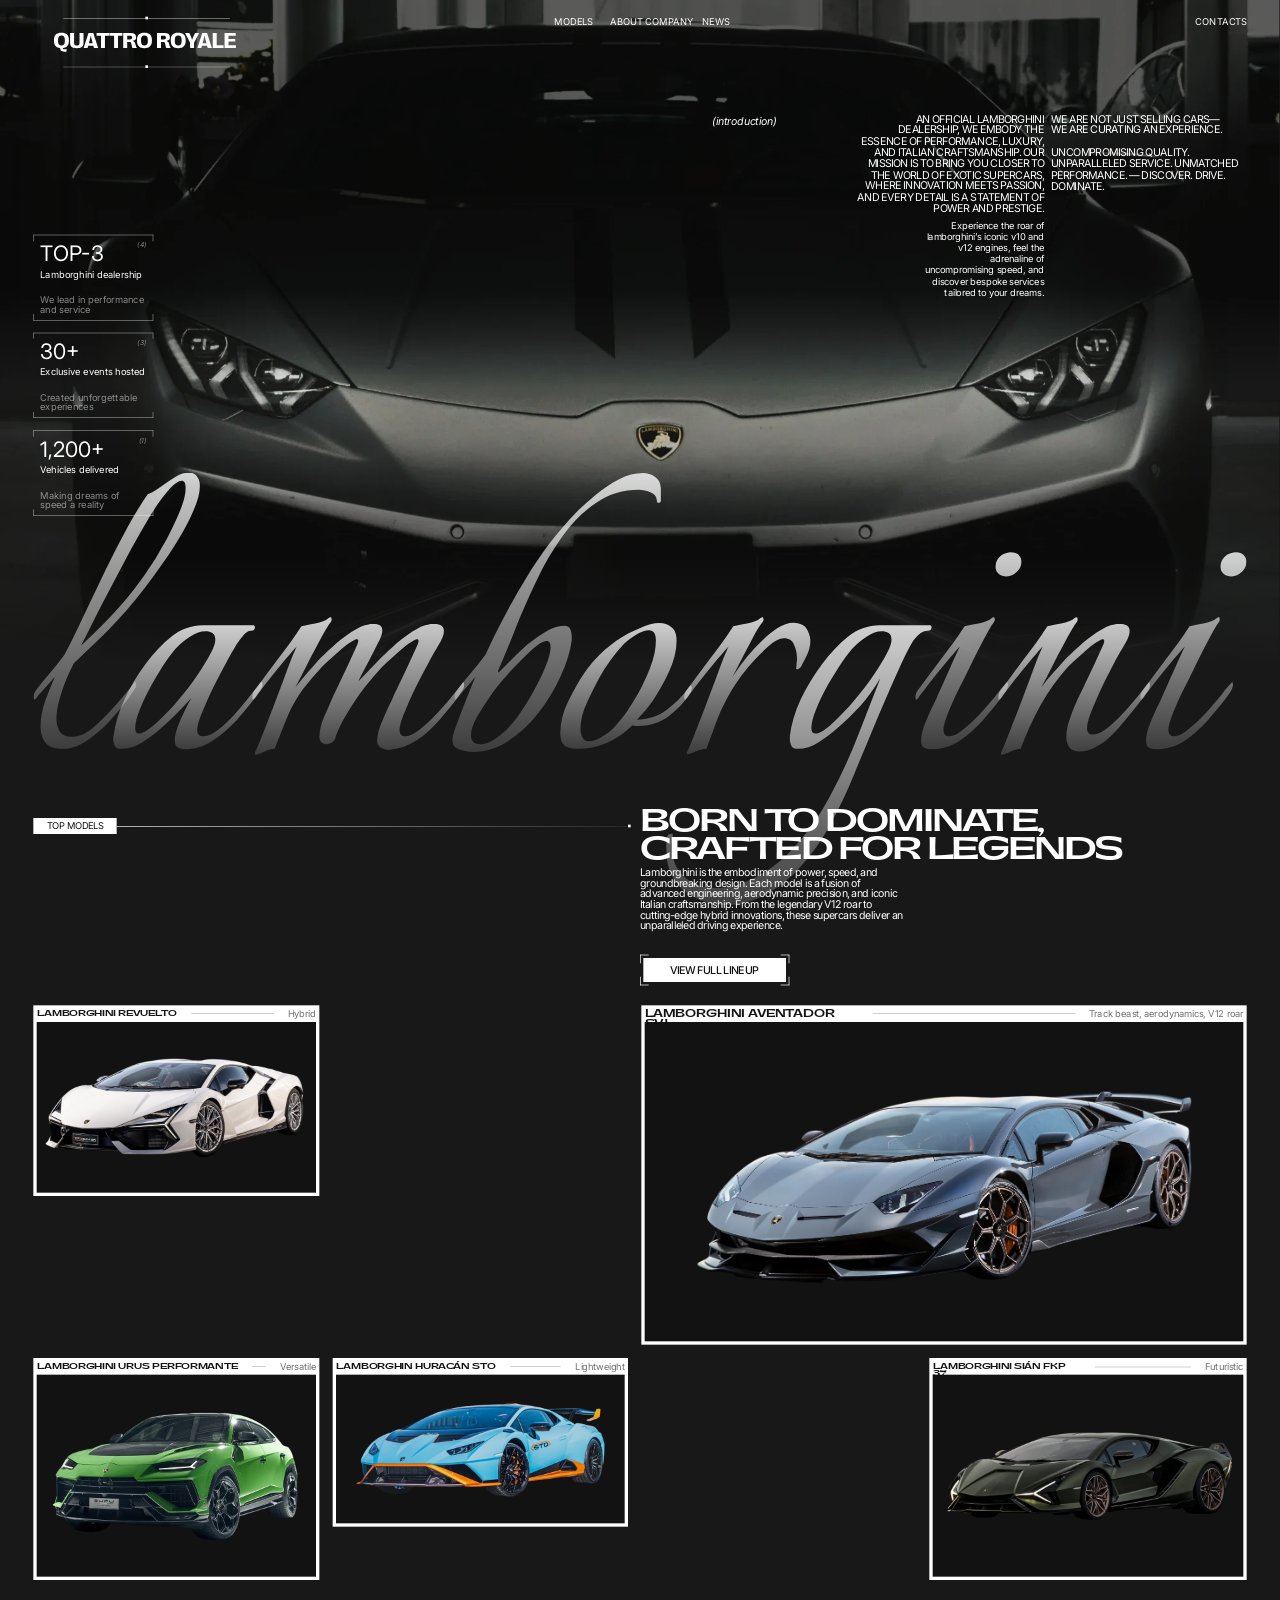
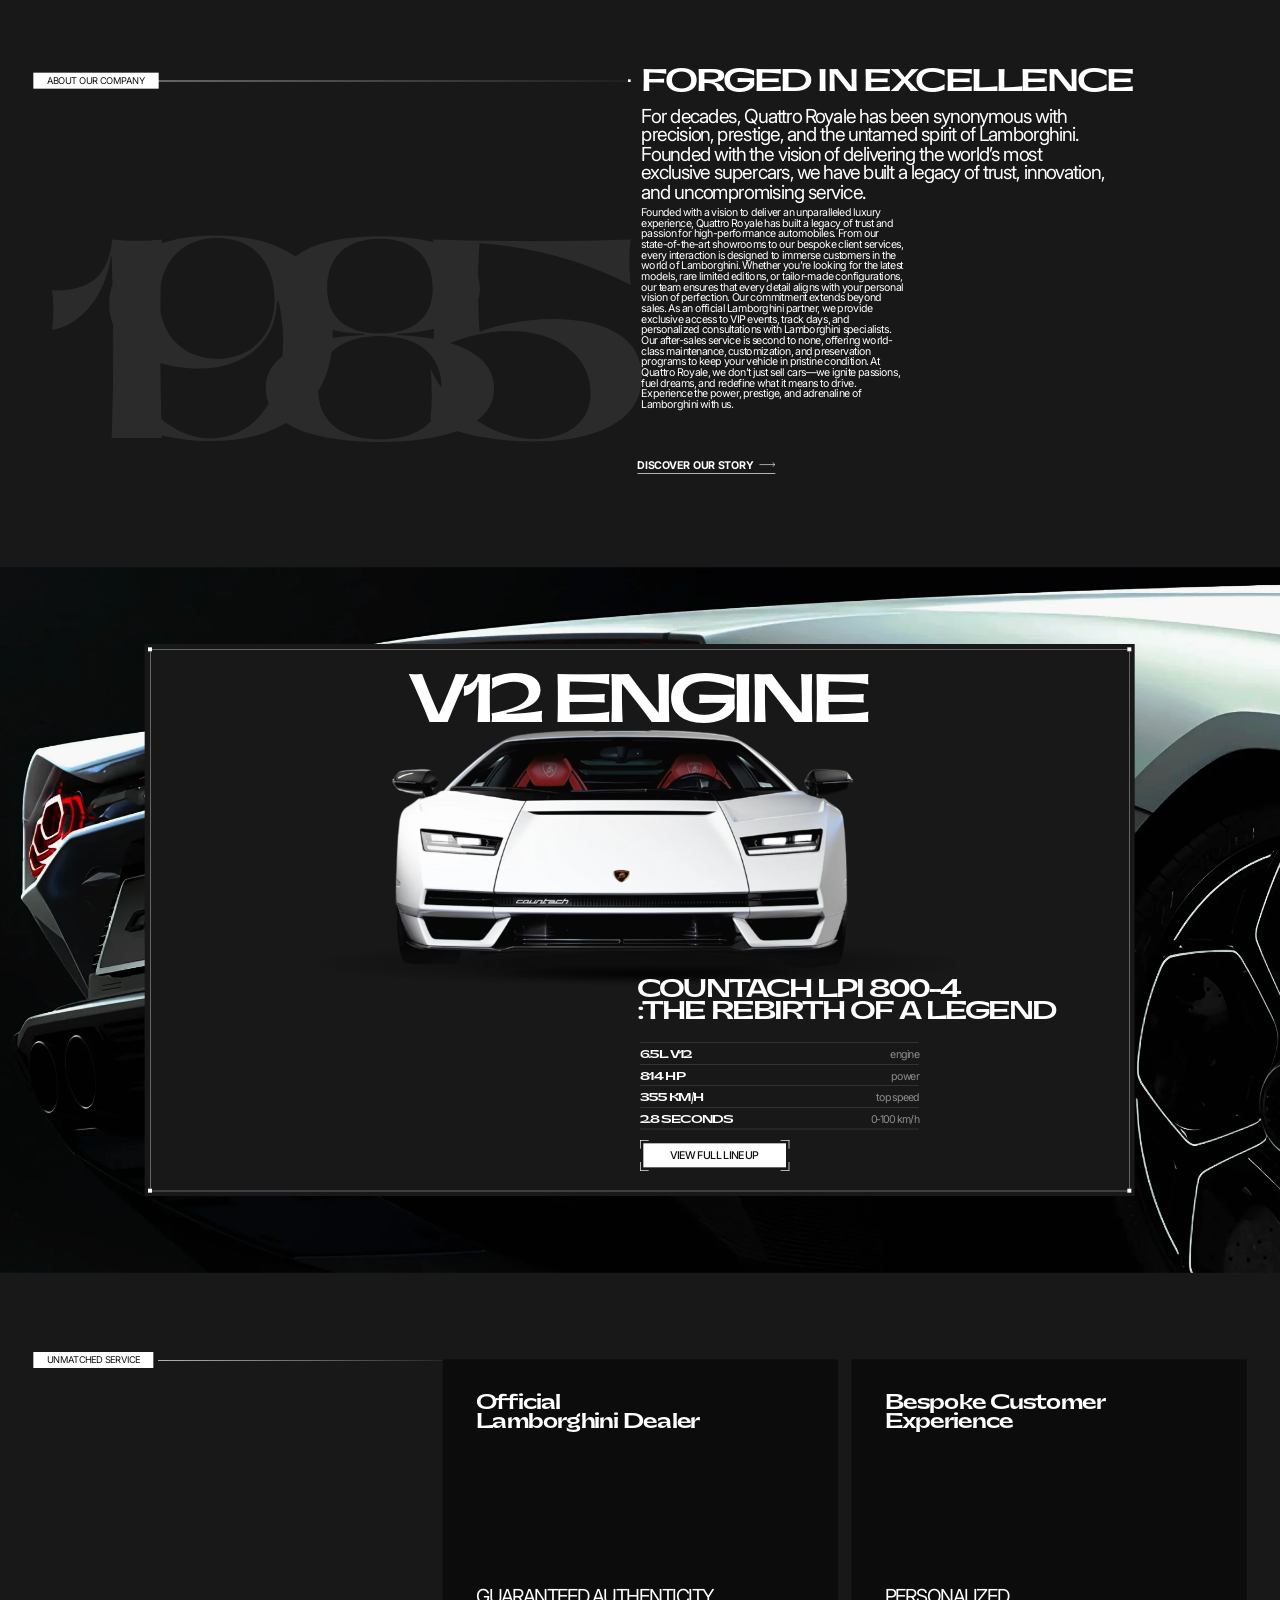
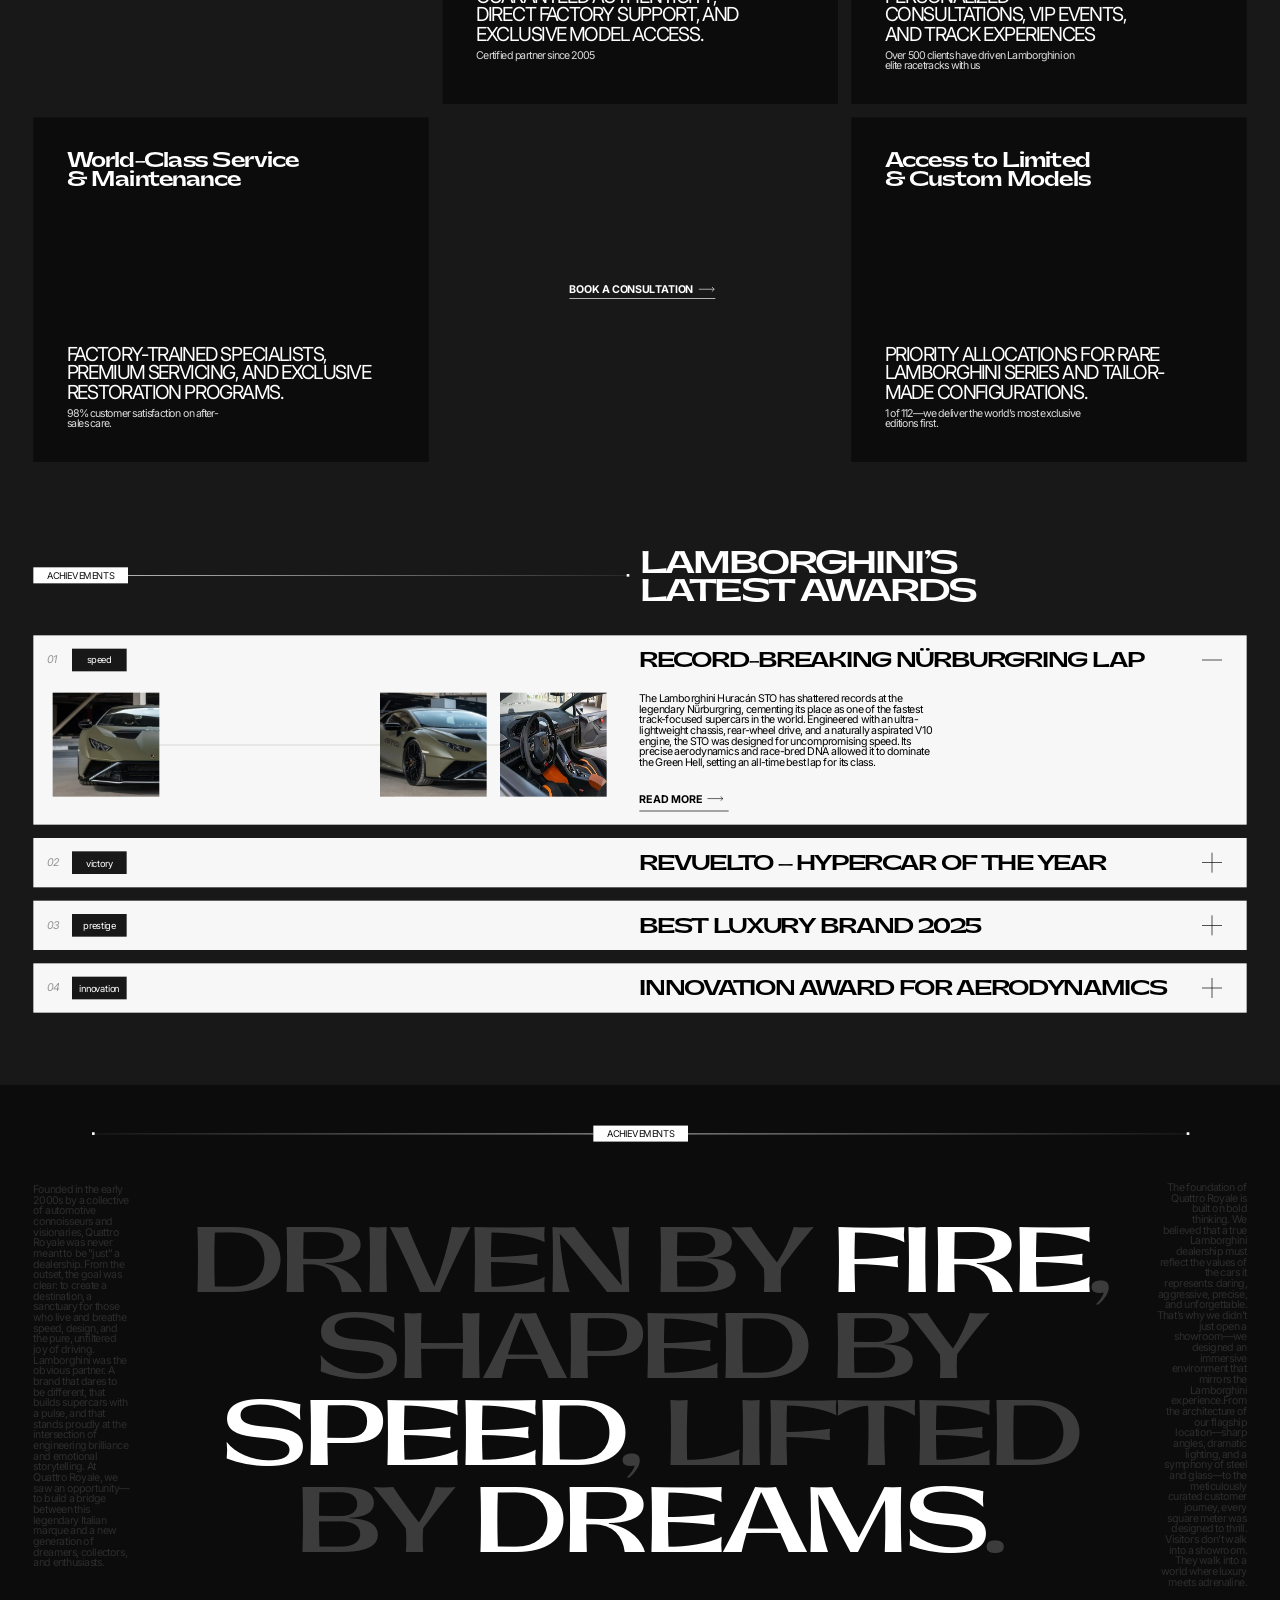
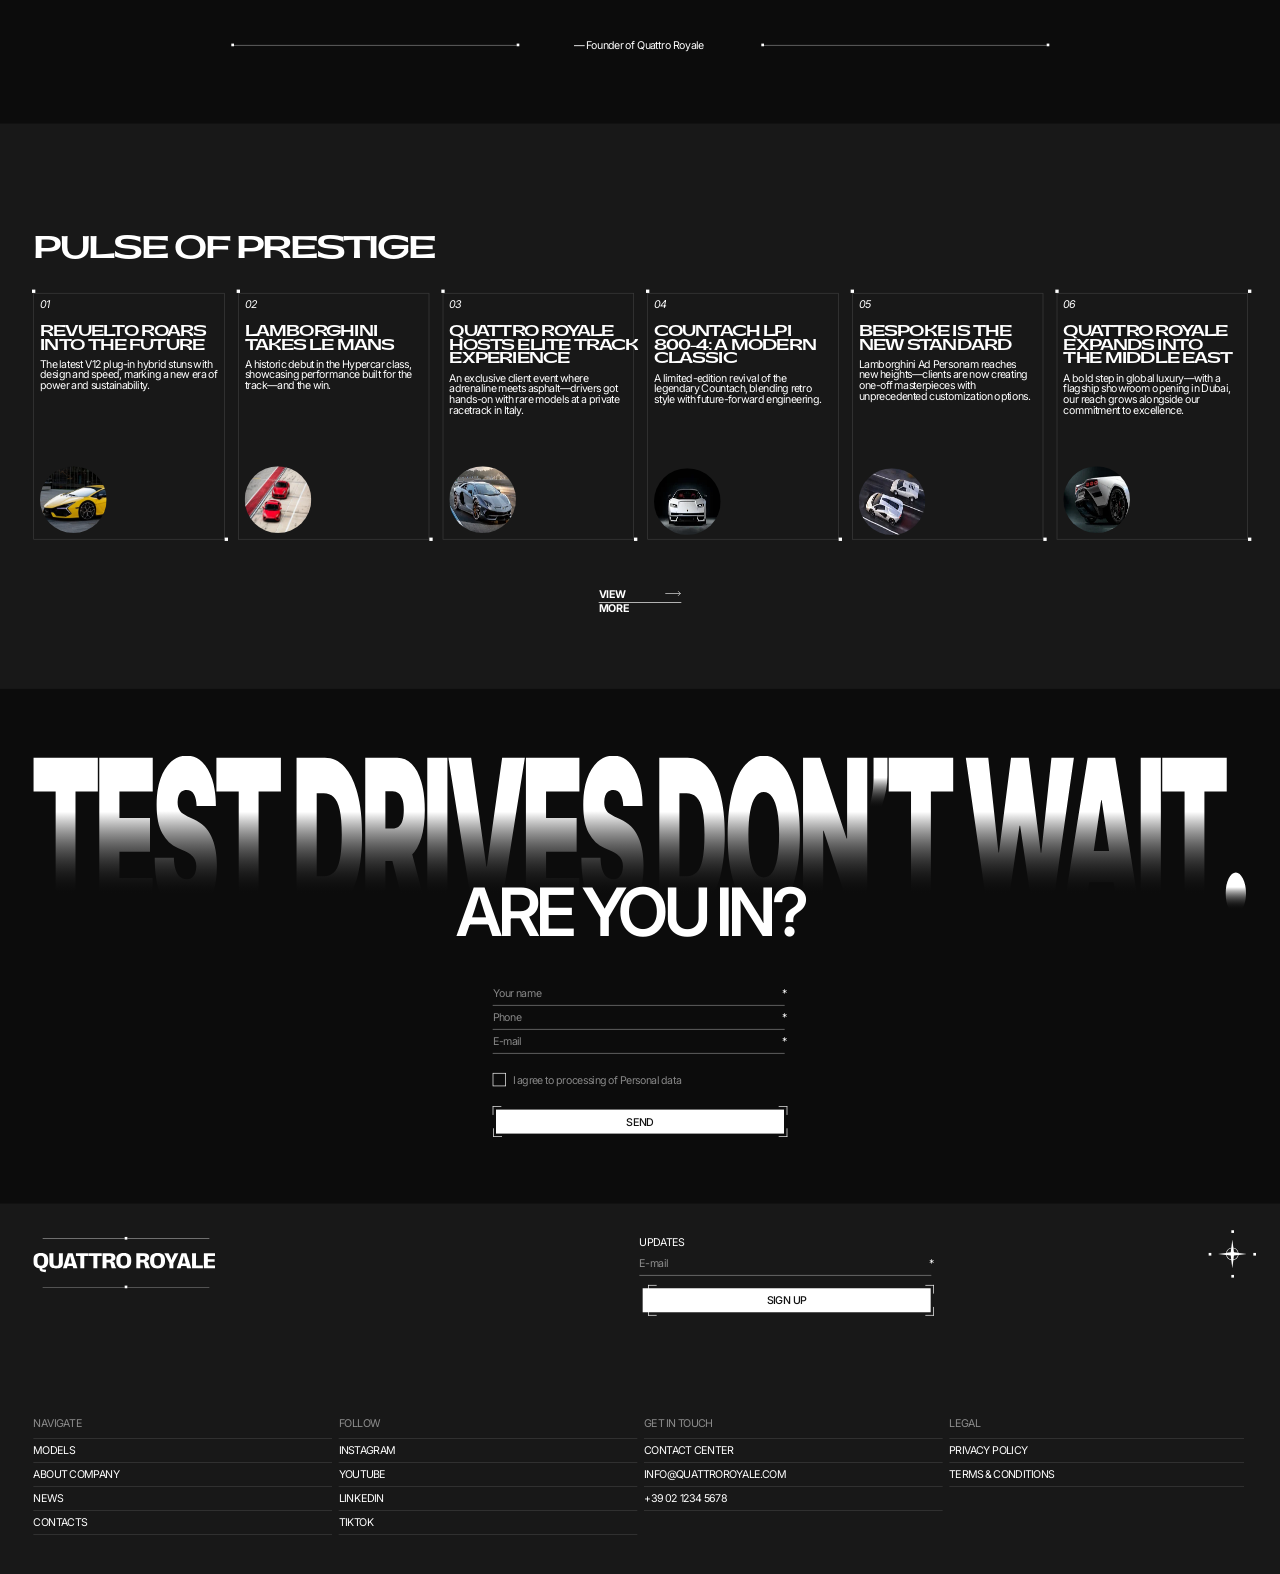
<file: landings/lamborghini/index.html>
<!DOCTYPE html><html lang="en"><head><meta charset="utf-8"><meta name="viewport" content="width=device-width, initial-scale=1"><!-- NDA: пока закрыто портфолио, закрыты и лендинги --><meta name="robots" content="noindex, nofollow"><title>Quattro Royale – official Lamborghini dealership</title><meta name="description" content="Landing page for a Lamborghini dealership: models, services, awards and news."><link rel="icon" type="image/svg+xml" href="/landings/lamborghini/favicon.svg"><link rel="preconnect" href="https://fonts.googleapis.com"><link rel="preconnect" href="https://fonts.gstatic.com" crossorigin><link rel="stylesheet" href="https://fonts.googleapis.com/css2?family=Inter:ital,wght@0,400;0,500;0,600;0,700;1,400&display=swap"><link rel="stylesheet" href="/_astro/lamborghini.DrpIZaw7.css"></head><body><div class="l"><div class="l-scaler"><div class="l-page"><section class="a" style="left:0px;top:0px;width:1920px;height:1077px;overflow:hidden" aria-label="Quattro Royale"><img class="a" style="left:0px;top:-130px;width:1919.24px;height:1298px" src="/landings/lamborghini/hero-bg.webp" alt="" width="2000" height="1353"><div class="a" style="left:81px;top:25px;width:273px;height:76.8px"><img style="position:absolute;left:0;top:16px;width:273px;height:44.87px" src="/landings/lamborghini/svg/82-4321.svg" alt=""><span class="vh">Quattro Royale</span><i class="a" style="left:137px;top:0px;width:4px;height:4px;background:#fff"></i><i class="a" style="left:141px;top:2px;width:123px;height:0px;border-top:1px solid rgba(255,255,255,.5)"></i><i class="a" style="left:14px;top:2px;width:123px;height:0px;border-top:1px solid rgba(255,255,255,.5)"></i><i class="a" style="left:137px;top:72.8px;width:4px;height:4px;background:#fff"></i><i class="a" style="left:141px;top:74.8px;width:123px;height:0px;border-top:1px solid rgba(255,255,255,.5)"></i><i class="a" style="left:14px;top:74.8px;width:123px;height:0px;border-top:1px solid rgba(255,255,255,.5)"></i></div><nav class="l-cap" aria-label="Main"><a class="a" style="left:831px;top:25px" href="#models">models</a><a class="a" style="left:915px;top:25px" href="#about">about company</a><a class="a" style="left:1053px;top:25px" href="#news">news</a><a class="a" style="left:1793px;top:25px" href="#contacts">contacts</a></nav><p class="a l-cap l-it" style="left:1068px;top:172.6px;width:99px;letter-spacing:-0.32px;text-transform:none;font-size:16px;line-height:17.6px">(introduction)</p><p class="a" style="left:1281px;top:169.6px;width:285px;font-size:16px;line-height:16.8px;letter-spacing:-0.8px;text-align:right;text-transform:uppercase">An official Lamborghini dealership, we embody the essence of performance, luxury, and Italian craftsmanship. Our mission is to bring you closer to the world of exotic supercars, where innovation meets passion, and every detail is a statement of power and prestige.</p><p class="a" style="left:1576px;top:169.6px;width:258px;font-size:16px;line-height:16.8px;letter-spacing:-0.8px;text-transform:uppercase">We are not just selling cars—we are curating an experience.</p><p class="a" style="left:1576px;top:220.4px;width:294px;font-size:16px;line-height:16.8px;letter-spacing:-0.8px;text-transform:uppercase">Uncompromising quality. Unparalleled service. Unmatched performance. — Discover. Drive. Dominate.</p><p class="a" style="left:1378px;top:330.1px;width:188px;font-size:14px;line-height:16.8px;letter-spacing:-0.28px;text-align:right">Experience the roar of lamborghini’s iconic v10 and v12 engines, feel the adrenaline of uncompromising speed, and discover bespoke services tailored to your dreams.</p><div class="a" style="left:50px;top:352.1px;width:180px;height:128.6px"><i class="a l-bracket l-bracket--top" style="left:0px;top:0px;width:180px;height:9.5px"></i><i class="a l-bracket l-bracket--bottom" style="left:0px;top:119.2px;width:180px;height:9.5px"></i><p class="a" style="left:10px;top:10px;font-size:32px;line-height:38.4px">TOP-3</p><p class="a" style="left:10px;top:52.9px;width:165px;font-size:14px;line-height:14px">Lamborghini dealership</p><p class="a l-dim l-it" style="left:156px;top:10px;font-size:10px;line-height:10px">(4)</p><p class="a l-dim" style="left:10px;top:90.8px;width:160px;font-size:14px;line-height:14px">We lead in performance and service</p></div><div class="a" style="left:50px;top:498.6px;width:180px;height:128.6px"><i class="a l-bracket l-bracket--top" style="left:0px;top:0px;width:180px;height:9.5px"></i><i class="a l-bracket l-bracket--bottom" style="left:0px;top:119.2px;width:180px;height:9.5px"></i><p class="a" style="left:10px;top:10px;font-size:32px;line-height:38.4px">30+</p><p class="a" style="left:10px;top:52.9px;width:165px;font-size:14px;line-height:14px">Exclusive events hosted</p><p class="a l-dim l-it" style="left:156px;top:10px;font-size:10px;line-height:10px">(3)</p><p class="a l-dim" style="left:10px;top:90.8px;width:160px;font-size:14px;line-height:14px">Сreated unforgettable experiences</p></div><div class="a" style="left:50px;top:645.2px;width:180px;height:128.6px"><i class="a l-bracket l-bracket--top" style="left:0px;top:0px;width:180px;height:9.5px"></i><i class="a l-bracket l-bracket--bottom" style="left:0px;top:119.2px;width:180px;height:9.5px"></i><p class="a" style="left:10px;top:10px;font-size:32px;line-height:38.4px">1,200+</p><p class="a" style="left:10px;top:52.9px;width:165px;font-size:14px;line-height:14px">Vehicles delivered</p><p class="a l-dim l-it" style="left:158px;top:10px;font-size:10px;line-height:10px">(1)</p><p class="a l-dim" style="left:10px;top:90.8px;width:160px;font-size:14px;line-height:14px">Making dreams of speed a reality</p></div></section><i class="a" style="left:-2px;top:834px;width:1925px;height:277px;background:linear-gradient(to top, #181818 41.83%, rgba(24,24,24,0) 100%)"></i><img class="a" style="left:50px;top:709px;width:1820px;height:648.7px" src="/landings/lamborghini/svg/83-4355.svg" alt=""><h1 class="vh">Lamborghini</h1><section class="a" style="left:0px;top:1210px;width:1920px;height:1160px" id="models" aria-labelledby="models-title"><div class="a l-tag" style="left:50px;top:17px"><span class="l-cap l-tag-label">top models</span></div><i class="a" style="left:175px;top:29px;width:767px;height:1px;background:linear-gradient(to right, #fff, rgba(255,255,255,.1))"></i><i class="a" style="left:942px;top:27px;width:4px;height:4px;background:#fff"></i><h2 class="a l-h" id="models-title" style="left:960px;top:0px;width:762px;font-size:45px;line-height:40.5px;letter-spacing:-3.15px">Born to Dominate, Crafted for Legends</h2><p class="a" style="left:960px;top:90px;width:395px;font-size:16px;line-height:16px;letter-spacing:-0.8px">Lamborghini is the embodiment of power, speed, and groundbreaking design. Each model is a fusion of advanced engineering, aerodynamic precision, and iconic Italian craftsmanship. From the legendary V12 roar to cutting-edge hybrid innovations, these supercars deliver an unparalleled driving experience.</p><a class="a l-btn" style="left:960px;top:222px;width:224px;height:46px" href="#models"><i class="a l-btn-bg" style="left:5px;top:5px;width:214px;height:36px"></i><span class="a l-cap l-btn-label" style="left:45px;top:15px;width:134px;font-size:16px;line-height:16px;letter-spacing:-0.8px;font-weight:500">View Full Lineup</span><i class="a l-corner l-corner--tl" style="left:0px;top:0px;width:13px;height:13px"></i><i class="a l-corner l-corner--tr" style="left:211px;top:0px;width:13px;height:13px"></i><i class="a l-corner l-corner--bl" style="left:0px;top:33px;width:13px;height:13px"></i><i class="a l-corner l-corner--br" style="left:211px;top:33px;width:13px;height:13px"></i></a><article class="a" style="left:50px;top:298px;width:429px;height:286px"><i class="a" style="left:0px;top:0px;width:429px;height:286px;background:#fff"></i><i class="a" style="left:5px;top:25px;width:419px;height:256px;background:#121212"></i><h3 class="a l-h" style="left:5px;top:7px;width:212px;color:#121212;font-size:12px;line-height:11.3px;letter-spacing:-0.24px">Lamborghini Revuelto</h3><i class="a" style="left:237px;top:12px;width:124px;height:1px;background:rgba(18,18,18,.3)"></i><p class="a" style="top:5px;right:5px;color:#121212;opacity:.6;font-size:14px;line-height:15.4px;letter-spacing:-0.28px">Hybrid</p><img class="a" style="left:12px;top:66px;width:405.4px;height:174px" src="/landings/lamborghini/car-revuelto.webp" alt="Lamborghini Revuelto"></article><article class="a" style="left:962px;top:298px;width:908px;height:509px"><i class="a" style="left:0px;top:0px;width:908px;height:509px;background:#fff"></i><i class="a" style="left:5px;top:25px;width:898px;height:479px;background:#121212"></i><h3 class="a l-h" style="left:5px;top:6px;width:322px;color:#121212;font-size:15px;line-height:14.1px;letter-spacing:-0.3px">Lamborghini Aventador SVJ</h3><i class="a" style="left:347px;top:12px;width:304px;height:1px;background:rgba(18,18,18,.3)"></i><p class="a" style="top:5px;right:5px;color:#121212;opacity:.6;font-size:14px;line-height:15.4px;letter-spacing:-0.28px">Track beast, aerodynamics, V12 roar</p><img class="a" style="left:61px;top:119px;width:786.2px;height:305px" src="/landings/lamborghini/car-aventador.webp" alt="Lamborghini Aventador SVJ"></article><article class="a" style="left:50px;top:827px;width:429px;height:333px"><i class="a" style="left:0px;top:0px;width:429px;height:333px;background:#fff"></i><i class="a" style="left:5px;top:25px;width:419px;height:303px;background:#121212"></i><h3 class="a l-h" style="left:5px;top:7px;width:303px;color:#121212;font-size:12px;line-height:11.3px;letter-spacing:-0.24px">Lamborghini Urus Performante</h3><i class="a" style="left:328px;top:12px;width:21px;height:1px;background:rgba(18,18,18,.3)"></i><p class="a" style="top:5px;right:5px;color:#121212;opacity:.6;font-size:14px;line-height:15.4px;letter-spacing:-0.28px">Versatile</p><img class="a" style="left:28px;top:69px;width:383.5px;height:209px" src="/landings/lamborghini/car-urus.webp" alt="Lamborghini Urus Performante"></article><article class="a" style="left:499px;top:827px;width:443px;height:253px"><i class="a" style="left:0px;top:0px;width:443px;height:253px;background:#fff"></i><i class="a" style="left:5px;top:25px;width:433px;height:223px;background:#121212"></i><h3 class="a l-h" style="left:5px;top:7px;width:241px;color:#121212;font-size:12px;line-height:11.3px;letter-spacing:-0.24px">Lamborghin Huracán STO</h3><i class="a" style="left:266px;top:12px;width:76px;height:1px;background:rgba(18,18,18,.3)"></i><p class="a" style="top:5px;right:5px;color:#121212;opacity:.6;font-size:14px;line-height:15.4px;letter-spacing:-0.28px">Lightweight</p><img class="a" style="left:33px;top:59px;width:376.2px;height:155px" src="/landings/lamborghini/car-huracan.webp" alt="Lamborghini Huracán STO"></article><article class="a" style="left:1394px;top:827px;width:476px;height:333px"><i class="a" style="left:0px;top:0px;width:476px;height:333px;background:#fff"></i><i class="a" style="left:5px;top:25px;width:466px;height:303px;background:#121212"></i><h3 class="a l-h" style="left:5px;top:7px;width:223px;color:#121212;font-size:12px;line-height:11.3px;letter-spacing:-0.24px">Lamborghini Sián FKP 37</h3><i class="a" style="left:248px;top:13px;width:144px;height:1px;background:rgba(18,18,18,.3)"></i><p class="a" style="top:5px;right:5px;color:#121212;opacity:.6;font-size:14px;line-height:15.4px;letter-spacing:-0.28px">Futuristic</p><img class="a" style="left:16px;top:85px;width:445.1px;height:205px" src="/landings/lamborghini/car-sian.webp" alt="Lamborghini Sián FKP 37"></article></section><section class="a" style="left:0px;top:2500px;width:1920px;height:650px" id="about" aria-labelledby="about-title"><div class="a l-tag" style="left:50px;top:9px"><span class="l-cap l-tag-label">about our company</span></div><i class="a" style="left:236px;top:21px;width:706px;height:1px;background:linear-gradient(to right, #fff, rgba(255,255,255,.1))"></i><i class="a" style="left:942px;top:19px;width:4px;height:4px;background:#fff"></i><img class="a" style="left:78px;top:213.2px;width:885px;height:390px" src="/landings/lamborghini/svg/82-3934.svg" alt=""><p class="vh">Since 1985</p><h2 class="a l-h" id="about-title" style="left:962px;top:0px;width:738px;font-size:45px;line-height:40.5px;letter-spacing:-3.15px">Forged in Excellence</h2><p class="a" style="left:962px;top:60px;width:708px;font-size:29px;line-height:28.4px;letter-spacing:-1.45px">For decades, Quattro Royale has been synonymous with precision, prestige, and the untamed spirit of Lamborghini. Founded with the vision of delivering the world’s most exclusive supercars, we have built a legacy of trust, innovation, and uncompromising service.</p><p class="a" style="left:962px;top:210px;width:396px;font-size:16px;line-height:16px;letter-spacing:-0.8px">Founded with a vision to deliver an unparalleled luxury experience, Quattro Royale has built a legacy of trust and passion for high-performance automobiles. From our state-of-the-art showrooms to our bespoke client services, every interaction is designed to immerse customers in the world of Lamborghini. Whether you’re looking for the latest models, rare limited editions, or tailor-made configurations, our team ensures that every detail aligns with your personal vision of perfection. Our commitment extends beyond sales. As an official Lamborghini partner, we provide exclusive access to VIP events, track days, and personalized consultations with Lamborghini specialists. Our after-sales service is second to none, offering world-class maintenance, customization, and preservation programs to keep your vehicle in pristine condition. At Quattro Royale, we don’t just sell cars—we ignite passions, fuel dreams, and redefine what it means to drive. Experience the power, prestige, and adrenaline of Lamborghini with us.</p><a class="a l-link" style="left:956px;top:586px;width:207px;height:24px" href="#about"><span class="a" style="left:0px;top:0px;width:175px;font-size:16px;line-height:22.4px;letter-spacing:-0.32px;font-weight:700;text-transform:uppercase">Discover Our Story</span><img class="a" style="left:182px;top:7px;width:25.5px;height:8px" src="/landings/lamborghini/svg/82-4018.svg" alt=""><i class="a l-link-rule" style="left:0px;top:24px;width:207px;height:1px;background:#fff"></i></a></section><section class="a" style="left:0px;top:3251px;width:1920px;height:1058px;overflow:hidden" aria-labelledby="countach-title"><img class="a" style="left:-526px;top:-229px;width:3090px;height:1738px" src="/landings/lamborghini/countach-bg.webp" alt=""><i class="a" style="left:217px;top:115px;width:1485px;height:828px;background:var(--ink)"></i><p class="a l-h" style="left:612px;top:153px;width:696px;font-size:96px;line-height:86.4px;letter-spacing:-9.6px">V12 engine</p><img class="a" style="left:475px;top:235.7px;width:962.6px;height:391.3px" src="/landings/lamborghini/countach-car.webp" alt="Lamborghini Countach LPI 800-4"><i class="a" style="left:712px;top:596px;width:520px;height:28px;background:radial-gradient(ellipse at center, rgba(0,0,0,.85) 0%, rgba(0,0,0,0) 72%)"></i><h2 class="a l-h" id="countach-title" style="left:956px;top:617px;width:645px;font-size:35px;line-height:31.5px;letter-spacing:-2.45px">Countach LPI 800-4<br>:The Rebirth of a Legend</h2><dl class="a" style="left:960px;top:698px;width:418px;height:180px"><i class="a" style="left:0px;top:0px;width:418px;height:1px;background:#3f3f3f"></i><dt class="a l-h" style="left:0px;top:11px;font-size:16px;line-height:15.7px;letter-spacing:-1.28px">6.5L V12</dt><dd class="a l-dim" style="left:0px;top:11px;width:418px;margin:0;text-align:right;font-size:16px;line-height:15.7px;letter-spacing:-1.28px;text-transform:lowercase">Engine</dd><i class="a" style="left:0px;top:32.6px;width:418px;height:1px;background:#3f3f3f"></i><dt class="a l-h" style="left:0px;top:43.6px;font-size:16px;line-height:15.7px;letter-spacing:-1.28px">814 hp</dt><dd class="a l-dim" style="left:0px;top:43.6px;width:418px;margin:0;text-align:right;font-size:16px;line-height:15.7px;letter-spacing:-1.28px;text-transform:lowercase">Power</dd><i class="a" style="left:0px;top:65.2px;width:418px;height:1px;background:#3f3f3f"></i><dt class="a l-h" style="left:0px;top:76.2px;font-size:16px;line-height:15.7px;letter-spacing:-1.28px">355 km/h</dt><dd class="a l-dim" style="left:0px;top:76.2px;width:418px;margin:0;text-align:right;font-size:16px;line-height:15.7px;letter-spacing:-1.28px;text-transform:lowercase">Top Speed</dd><i class="a" style="left:0px;top:97.80000000000001px;width:418px;height:1px;background:#3f3f3f"></i><dt class="a l-h" style="left:0px;top:108.80000000000001px;font-size:16px;line-height:15.7px;letter-spacing:-1.28px">2.8 seconds</dt><dd class="a l-dim" style="left:0px;top:108.80000000000001px;width:418px;margin:0;text-align:right;font-size:16px;line-height:15.7px;letter-spacing:-1.28px;text-transform:lowercase">0-100 km/h</dd><i class="a" style="left:0px;top:130px;width:418px;height:1px;background:#3f3f3f"></i></dl><a class="a l-btn" style="left:960px;top:859px;width:224px;height:46px" href="#models"><i class="a l-btn-bg" style="left:5px;top:5px;width:214px;height:36px"></i><span class="a l-cap l-btn-label" style="left:45px;top:15px;width:134px;font-size:16px;line-height:16px;letter-spacing:-0.8px;font-weight:500">View Full Lineup</span><i class="a l-corner l-corner--tl" style="left:0px;top:0px;width:13px;height:13px"></i><i class="a l-corner l-corner--tr" style="left:211px;top:0px;width:13px;height:13px"></i><i class="a l-corner l-corner--bl" style="left:0px;top:33px;width:13px;height:13px"></i><i class="a l-corner l-corner--br" style="left:211px;top:33px;width:13px;height:13px"></i></a><i class="a" style="left:228px;top:123px;width:1463px;height:1px;background:rgba(255,255,255,.5)"></i><i class="a" style="left:228px;top:935px;width:1463px;height:1px;background:rgba(255,255,255,.5)"></i><i class="a" style="left:225px;top:126px;width:1px;height:806px;background:rgba(255,255,255,.5)"></i><i class="a" style="left:1694px;top:126px;width:1px;height:806px;background:rgba(255,255,255,.5)"></i><i class="a" style="left:222px;top:120px;width:6px;height:6px;background:#fff"></i><i class="a" style="left:222px;top:932px;width:6px;height:6px;background:#fff"></i><i class="a" style="left:1691px;top:120px;width:6px;height:6px;background:#fff"></i><i class="a" style="left:1691px;top:932px;width:6px;height:6px;background:#fff"></i></section><section class="a" style="left:0px;top:4428px;width:1920px;height:850px" aria-label="Unmatched service"><div class="a l-tag" style="left:50px;top:0px"><span class="l-cap l-tag-label">Unmatched Service</span></div><i class="a" style="left:237px;top:12px;width:427px;height:1px;background:linear-gradient(to right, #fff, rgba(255,255,255,.1))"></i><article class="a l-service" style="left:664px;top:11px;width:593px;height:517px"><h3 class="a l-h" style="left:50px;top:50px;width:341px;font-size:29px;line-height:28.4px;letter-spacing:-1.45px;text-transform:none">Official Lamborghini Dealer</h3><p class="a" style="left:50px;top:341px;width:437px;font-size:29px;line-height:28.4px;letter-spacing:-2.03px;text-transform:uppercase">Guaranteed authenticity, direct factory support, and exclusive model access.</p><p class="a l-service-note" style="left:50px;top:435px;width:185px;font-size:16px;line-height:16px;letter-spacing:-1.12px">Certified partner since 2005</p></article><article class="a l-service" style="left:1277px;top:11px;width:593px;height:517px"><h3 class="a l-h" style="left:50px;top:50px;width:349px;font-size:29px;line-height:28.4px;letter-spacing:-1.45px;text-transform:none">Bespoke Customer Experience</h3><p class="a" style="left:50px;top:341px;width:398px;font-size:29px;line-height:28.4px;letter-spacing:-2.03px;text-transform:uppercase">Personalized consultations, VIP events, and track experiences</p><p class="a l-service-note" style="left:50px;top:435px;width:298px;font-size:16px;line-height:16px;letter-spacing:-1.12px">Over 500 clients have driven Lamborghini on elite racetracks with us</p></article><article class="a l-service" style="left:50px;top:548px;width:593px;height:517px"><h3 class="a l-h" style="left:50px;top:50px;width:369px;font-size:29px;line-height:28.4px;letter-spacing:-1.45px;text-transform:none">World-Class Service &amp; Maintenance</h3><p class="a" style="left:50px;top:341px;width:503px;font-size:29px;line-height:28.4px;letter-spacing:-2.03px;text-transform:uppercase">Factory-trained specialists, premium servicing, and exclusive restoration programs.</p><p class="a l-service-note" style="left:50px;top:435px;width:238px;font-size:16px;line-height:16px;letter-spacing:-1.12px">98% customer satisfaction on after-sales care.</p></article><article class="a l-service" style="left:1277px;top:548px;width:593px;height:517px"><h3 class="a l-h" style="left:50px;top:50px;width:337px;font-size:29px;line-height:28.4px;letter-spacing:-1.45px;text-transform:none">Access to Limited &amp; Custom Models</h3><p class="a" style="left:50px;top:341px;width:423px;font-size:29px;line-height:28.4px;letter-spacing:-2.03px;text-transform:uppercase">Priority allocations for rare Lamborghini series and tailor-made configurations.</p><p class="a l-service-note" style="left:50px;top:435px;width:321px;font-size:16px;line-height:16px;letter-spacing:-1.12px">1 of 112—we deliver the world’s most exclusive editions first.</p></article><a class="a l-link" style="left:854px;top:795px;width:218.5px;height:24px" href="#contacts"><span class="a" style="left:0px;top:0px;width:186px;font-size:16px;line-height:22.4px;letter-spacing:-0.32px;font-weight:700;text-transform:uppercase">Book a Consultation</span><img class="a" style="left:193px;top:7px;width:25.5px;height:8px" src="/landings/lamborghini/svg/82-4018.svg" alt=""><i class="a l-link-rule" style="left:0px;top:24px;width:218.5px;height:1px;background:#fff"></i></a></section><section class="a" style="left:0px;top:5623px;width:1920px;height:700px" aria-labelledby="awards-title"><div class="a l-tag" style="left:50px;top:28px"><span class="l-cap l-tag-label">Achievements</span></div><i class="a" style="left:192px;top:40px;width:748px;height:1px;background:linear-gradient(to right, #fff, rgba(255,255,255,.1))"></i><i class="a" style="left:940px;top:38px;width:4px;height:4px;background:#fff"></i><h2 class="a l-h" id="awards-title" style="left:960px;top:0px;width:533px;font-size:45px;line-height:40.5px;letter-spacing:-3.15px">Lamborghini’s Latest Awards</h2><div class="a l-award-list" style="left:50px;top:130px;width:1820px"><article class="l-award-row" data-open="true"><button class="l-award-head" type="button" aria-expanded="true" aria-controls="award-01"><span class="l-award-n l-it">01</span><span class="l-award-badge l-cap" style="letter-spacing:-0.7px;text-transform:lowercase">Speed</span><h3 class="l-h l-award-title">Record-Breaking Nürburgring Lap</h3><span class="l-award-toggle" aria-hidden="true"></span></button><div class="l-award-body" id="award-01"><div class="l-award-photos"><img style="left:0px" src="/landings/lamborghini/award-1.webp" alt=""><i class="l-award-divider" style="left:160px;width:331px"></i><img style="left:491px" src="/landings/lamborghini/award-2.webp" alt=""><i class="l-award-divider" style="left:651px;width:20px"></i><img style="left:671px" src="/landings/lamborghini/award-3.webp" alt=""></div><div class="l-award-text"><p>The Lamborghini Huracán STO has shattered records at the legendary Nürburgring, cementing its place as one of the fastest track-focused supercars in the world. Engineered with an ultra-lightweight chassis, rear-wheel drive, and a naturally aspirated V10 engine, the STO was designed for uncompromising speed. Its precise aerodynamics and race-bred DNA allowed it to dominate the Green Hell, setting an all-time best lap for its class.</p><a class="l-link" href="#news"><span style="font-size:16px;line-height:22.4px;letter-spacing:-0.32px;font-weight:700;text-transform:uppercase">Read more</span><img style="width:25.5px;height:8px;filter:invert(1)" src="/landings/lamborghini/svg/82-4018.svg" alt=""><i class="l-link-rule"></i></a></div></div></article><article class="l-award-row" data-open="false"><button class="l-award-head" type="button" aria-expanded="false" aria-controls="award-02"><span class="l-award-n l-it">02</span><span class="l-award-badge l-cap" style="letter-spacing:-0.7px;text-transform:lowercase">Victory</span><h3 class="l-h l-award-title">Revuelto – Hypercar of the Year</h3><span class="l-award-toggle" aria-hidden="true"></span></button><div class="l-award-body" id="award-02"><div class="l-award-photos" aria-hidden="true"></div><div class="l-award-text"><p>The Lamborghini Revuelto has been named Hypercar of the Year, celebrated for pairing a naturally aspirated V12 with a plug-in hybrid powertrain. Judges praised its uncompromising performance, striking design, and the way it redefines what a modern super sports car can be.</p><a class="l-link" href="#news"><span style="font-size:16px;line-height:22.4px;letter-spacing:-0.32px;font-weight:700;text-transform:uppercase">Read more</span><img style="width:25.5px;height:8px;filter:invert(1)" src="/landings/lamborghini/svg/82-4018.svg" alt=""><i class="l-link-rule"></i></a></div></div></article><article class="l-award-row" data-open="false"><button class="l-award-head" type="button" aria-expanded="false" aria-controls="award-03"><span class="l-award-n l-it">03</span><span class="l-award-badge l-cap" style="letter-spacing:-0.7px;text-transform:lowercase">Prestige</span><h3 class="l-h l-award-title">Best Luxury Brand 2025</h3><span class="l-award-toggle" aria-hidden="true"></span></button><div class="l-award-body" id="award-03"><div class="l-award-photos" aria-hidden="true"></div><div class="l-award-text"><p>Quattro Royale and Lamborghini together were recognised as the Best Luxury Brand of 2025, honoured for a combination of craftsmanship, exclusivity, and client experience that sets the standard across the automotive world.</p><a class="l-link" href="#news"><span style="font-size:16px;line-height:22.4px;letter-spacing:-0.32px;font-weight:700;text-transform:uppercase">Read more</span><img style="width:25.5px;height:8px;filter:invert(1)" src="/landings/lamborghini/svg/82-4018.svg" alt=""><i class="l-link-rule"></i></a></div></div></article><article class="l-award-row" data-open="false"><button class="l-award-head" type="button" aria-expanded="false" aria-controls="award-04"><span class="l-award-n l-it">04</span><span class="l-award-badge l-cap" style="letter-spacing:-0.7px;text-transform:lowercase">Innovation</span><h3 class="l-h l-award-title">Innovation Award for Aerodynamics</h3><span class="l-award-toggle" aria-hidden="true"></span></button><div class="l-award-body" id="award-04"><div class="l-award-photos" aria-hidden="true"></div><div class="l-award-text"><p>Lamborghini’s active aerodynamics system earned the Innovation Award, recognising engineering that adapts in real time to deliver maximum downforce and stability — technology that pushes the entire segment forward.</p><a class="l-link" href="#news"><span style="font-size:16px;line-height:22.4px;letter-spacing:-0.32px;font-weight:700;text-transform:uppercase">Read more</span><img style="width:25.5px;height:8px;filter:invert(1)" src="/landings/lamborghini/svg/82-4018.svg" alt=""><i class="l-link-rule"></i></a></div></div></article></div></section><div class="a l-after" style="left:0px;top:0px;width:1920px"><section class="a" style="left:0px;top:6427px;width:1920px;height:958px;background:#0c0c0c" aria-label="Our story"><div class="a l-tag" style="left:890px;top:61px"><span class="l-cap l-tag-label" style="color:#0c0c0c">Achievements</span></div><i class="a" style="left:142px;top:73px;width:748px;height:1px;background:linear-gradient(to left, #fff, rgba(255,255,255,.1))"></i><i class="a" style="left:1032px;top:73px;width:748px;height:1px;background:linear-gradient(to right, #fff, rgba(255,255,255,.1))"></i><i class="a" style="left:138px;top:71px;width:4px;height:4px;background:#fff"></i><i class="a" style="left:1780px;top:71px;width:4px;height:4px;background:#fff"></i><p class="a" style="left:50px;top:148px;width:144px;color:#2d2d2d;font-size:16px;line-height:16px;letter-spacing:-0.8px">Founded in the early 2000s by a collective of automotive connoisseurs and visionaries, Quattro Royale was never meant to be "just" a dealership. From the outset, the goal was clear: to create a destination, a sanctuary for those who live and breathe speed, design, and the pure, unfiltered joy of driving. Lamborghini was the obvious partner. A brand that dares to be different, that builds supercars with a pulse, and that stands proudly at the intersection of engineering brilliance and emotional storytelling. At Quattro Royale, we saw an opportunity—to build a bridge between this legendary Italian marque and a new generation of dreamers, collectors, and enthusiasts.</p><p class="a" style="left:1735px;top:145px;width:135px;color:#2d2d2d;font-size:16px;line-height:16px;letter-spacing:-0.8px;text-align:right">The foundation of Quattro Royale is built on bold thinking. We believed that a true Lamborghini dealership must reflect the values of the cars it represents: daring, aggressive, precise, and unforgettable. That’s why we didn’t just open a showroom—we designed an immersive environment that mirrors the Lamborghini experience.From the architecture of our flagship location—sharp angles, dramatic lighting, and a symphony of steel and glass—to the meticulously curated customer journey, every square meter was designed to thrill. Visitors don’t walk into a showroom. They walk into a world where luxury meets adrenaline.</p><blockquote class="a" style="left:281px;top:197px;width:1389px;margin:0;font-family:'PP Gatwick Jet',Inter,sans-serif;font-weight:600;font-size:130px;line-height:130px;letter-spacing:-6.5px;text-transform:uppercase;text-align:center;color:rgba(255,255,255,.2)">Driven by <b class="l-flicker" style="font-weight:inherit;color:#fff">fire</b>, shaped by <b class="l-flicker" style="font-weight:inherit;color:#fff">speed</b>, lifted by <b class="l-flicker" style="font-weight:inherit;color:#fff">dreams</b>.</blockquote><p class="a" style="left:861px;top:832px;width:199px;font-size:16px;line-height:16px;letter-spacing:-0.8px">— Founder of Quattro Royale</p><i class="a" style="left:351px;top:840px;width:424px;height:1px;background:rgba(255,255,255,.5)"></i><i class="a" style="left:1146px;top:840px;width:424px;height:1px;background:rgba(255,255,255,.5)"></i><i class="a" style="left:347px;top:838px;width:4px;height:4px;background:#fff"></i><i class="a" style="left:775px;top:838px;width:4px;height:4px;background:#fff"></i><i class="a" style="left:1142px;top:838px;width:4px;height:4px;background:#fff"></i><i class="a" style="left:1570px;top:838px;width:4px;height:4px;background:#fff"></i></section><section class="a" style="left:0px;top:7515px;width:1920px;height:620px" id="news" aria-labelledby="news-title"><h2 class="a l-h" id="news-title" style="left:50px;top:34px;width:604px;font-size:45px;line-height:40.5px;letter-spacing:-3.15px">Pulse of Prestige</h2><article class="a" style="left:50px;top:124px;width:287px;height:370px;border:1px solid #3c3c3c"><span class="a l-it" style="left:9px;top:9px;width:20px;font-size:16px;line-height:15.7px;letter-spacing:-1.12px">01</span><h3 class="a l-h" style="left:9px;top:45px;width:267px;font-size:21px;line-height:20.6px;letter-spacing:-1.47px">Revuelto Roars into the Future</h3><p class="a" style="left:9px;top:97px;width:267px;font-size:16px;line-height:16px;letter-spacing:-0.8px">The latest V12 plug-in hybrid stuns with design and speed, marking a new era of power and sustainability.</p><img class="a" style="left:9px;top:259px;width:100px;height:100px;border-radius:50%" src="/landings/lamborghini/news-1.webp" alt=""></article><article class="a" style="left:357px;top:124px;width:287px;height:370px;border:1px solid #3c3c3c"><span class="a l-it" style="left:9px;top:9px;width:20px;font-size:16px;line-height:15.7px;letter-spacing:-1.12px">02</span><h3 class="a l-h" style="left:9px;top:45px;width:267px;font-size:21px;line-height:20.6px;letter-spacing:-1.47px">Lamborghini Takes Le Mans</h3><p class="a" style="left:9px;top:97px;width:267px;font-size:16px;line-height:16px;letter-spacing:-0.8px">A historic debut in the Hypercar class, showcasing performance built for the track—and the win.</p><img class="a" style="left:9px;top:259px;width:100px;height:100px;border-radius:50%" src="/landings/lamborghini/news-2.webp" alt=""></article><article class="a" style="left:664px;top:124px;width:287px;height:370px;border:1px solid #3c3c3c"><span class="a l-it" style="left:9px;top:9px;width:20px;font-size:16px;line-height:15.7px;letter-spacing:-1.12px">03</span><h3 class="a l-h" style="left:9px;top:45px;width:288px;font-size:21px;line-height:20.6px;letter-spacing:-1.47px">Quattro Royale Hosts Elite Track Experience</h3><p class="a" style="left:9px;top:118px;width:267px;font-size:16px;line-height:16px;letter-spacing:-0.8px">An exclusive client event where adrenaline meets asphalt—drivers got hands-on with rare models at a private racetrack in Italy.</p><img class="a" style="left:9px;top:259px;width:100px;height:100px;border-radius:50%" src="/landings/lamborghini/news-3.webp" alt=""></article><article class="a" style="left:971px;top:124px;width:287px;height:370px;border:1px solid #3c3c3c"><span class="a l-it" style="left:9px;top:9px;width:20px;font-size:16px;line-height:15.7px;letter-spacing:-1.12px">04</span><h3 class="a l-h" style="left:9px;top:45px;width:267px;font-size:21px;line-height:20.6px;letter-spacing:-1.47px">Countach LPI 800-4: A Modern Classic</h3><p class="a" style="left:9px;top:118px;width:267px;font-size:16px;line-height:16px;letter-spacing:-0.8px">A limited-edition revival of the legendary Countach, blending retro style with future-forward engineering.</p><img class="a" style="left:9px;top:262px;width:100px;height:100px;border-radius:50%" src="/landings/lamborghini/news-4.webp" alt=""></article><article class="a" style="left:1278px;top:124px;width:287px;height:370px;border:1px solid #3c3c3c"><span class="a l-it" style="left:9px;top:9px;width:20px;font-size:16px;line-height:15.7px;letter-spacing:-1.12px">05</span><h3 class="a l-h" style="left:9px;top:45px;width:267px;font-size:21px;line-height:20.6px;letter-spacing:-1.47px">Bespoke is the New Standard</h3><p class="a" style="left:9px;top:97px;width:267px;font-size:16px;line-height:16px;letter-spacing:-0.8px">Lamborghini Ad Personam reaches new heights—clients are now creating one-off masterpieces with unprecedented customization options.</p><img class="a" style="left:9px;top:262px;width:100px;height:100px;border-radius:50%" src="/landings/lamborghini/news-5.webp" alt=""></article><article class="a" style="left:1585px;top:124px;width:287px;height:370px;border:1px solid #3c3c3c"><span class="a l-it" style="left:9px;top:9px;width:20px;font-size:16px;line-height:15.7px;letter-spacing:-1.12px">06</span><h3 class="a l-h" style="left:9px;top:45px;width:267px;font-size:21px;line-height:20.6px;letter-spacing:-1.47px">Quattro Royale Expands into the Middle East</h3><p class="a" style="left:9px;top:118px;width:267px;font-size:16px;line-height:16px;letter-spacing:-0.8px">A bold step in global luxury—with a flagship showroom opening in Dubai, our reach grows alongside our commitment to excellence.</p><img class="a" style="left:9px;top:259px;width:100px;height:100px;border-radius:50%" src="/landings/lamborghini/news-6.webp" alt=""></article><i class="a" style="left:48px;top:119px;width:5px;height:5px;background:#fff"></i><i class="a" style="left:355px;top:119px;width:5px;height:5px;background:#fff"></i><i class="a" style="left:662px;top:119px;width:5px;height:5px;background:#fff"></i><i class="a" style="left:969px;top:119px;width:5px;height:5px;background:#fff"></i><i class="a" style="left:1276px;top:119px;width:5px;height:5px;background:#fff"></i><i class="a" style="left:1583px;top:119px;width:5px;height:5px;background:#fff"></i><i class="a" style="left:1872px;top:119px;width:5px;height:5px;background:#fff"></i><i class="a" style="left:337px;top:491px;width:5px;height:5px;background:#fff"></i><i class="a" style="left:644px;top:491px;width:5px;height:5px;background:#fff"></i><i class="a" style="left:951px;top:491px;width:5px;height:5px;background:#fff"></i><i class="a" style="left:1258px;top:491px;width:5px;height:5px;background:#fff"></i><i class="a" style="left:1565px;top:491px;width:5px;height:5px;background:#fff"></i><i class="a" style="left:1872px;top:491px;width:5px;height:5px;background:#fff"></i><a class="a l-link" style="left:898px;top:564px;width:124px;height:24px" href="#news"><span class="a" style="left:0px;top:0px;width:92px;font-size:16px;line-height:22.4px;letter-spacing:-0.32px;font-weight:700;text-transform:uppercase">View more</span><img class="a" style="left:99px;top:7px;width:25px;height:8px" src="/landings/lamborghini/svg/82-4018.svg" alt=""><i class="a l-link-rule" style="left:0px;top:24px;width:124px;height:1px;background:#fff"></i></a></section><section class="a" style="left:0px;top:8233px;width:1920px;height:772px;background:#0c0c0c" id="contacts" aria-labelledby="cta-title"><img class="a" style="left:50px;top:100px;width:1820px;height:238px" src="/landings/lamborghini/svg/82-4169.svg" alt=""><h2 class="vh" id="cta-title">Test drives don’t wait. Are you in?</h2><p class="a" style="left:684.5px;top:289px;width:551px;font-size:100px;line-height:90px;letter-spacing:-7px;font-weight:600;text-transform:uppercase">Are you in?</p><form class="a" style="left:739px;top:448px;width:442px;height:224px" onsubmit="return false"><label class="a l-field" style="left:0px;top:0px;width:442px;height:26px"><span class="a l-dim l-field-ph" style="left:0px;top:0px;width:200px;font-size:16px;line-height:16px;letter-spacing:-0.8px">Your name</span><span class="a" style="left:434px;top:0px;width:8px;font-size:16px;line-height:16px;letter-spacing:-0.8px">*</span><input class="a l-input" style="left:0px;top:0px;width:430px;height:26px" type="text" placeholder=" " aria-label="Your name"><i class="a" style="left:0px;top:26px;width:438px;height:1px;background:rgba(255,255,255,.5)"></i></label><label class="a l-field" style="left:0px;top:36px;width:442px;height:26px"><span class="a l-dim l-field-ph" style="left:0px;top:0px;width:200px;font-size:16px;line-height:16px;letter-spacing:-0.8px">Phone</span><span class="a" style="left:434px;top:0px;width:8px;font-size:16px;line-height:16px;letter-spacing:-0.8px">*</span><input class="a l-input" style="left:0px;top:0px;width:430px;height:26px" type="text" placeholder=" " aria-label="Phone"><i class="a" style="left:0px;top:26px;width:438px;height:1px;background:rgba(255,255,255,.5)"></i></label><label class="a l-field" style="left:0px;top:72px;width:442px;height:26px"><span class="a l-dim l-field-ph" style="left:0px;top:0px;width:200px;font-size:16px;line-height:16px;letter-spacing:-0.8px">E-mail</span><span class="a" style="left:434px;top:0px;width:8px;font-size:16px;line-height:16px;letter-spacing:-0.8px">*</span><input class="a l-input" style="left:0px;top:0px;width:430px;height:26px" type="text" placeholder=" " aria-label="E-mail"><i class="a" style="left:0px;top:26px;width:438px;height:1px;background:rgba(255,255,255,.5)"></i></label><label class="a" style="left:0px;top:128px;width:292px;height:20px"><input class="a l-check" style="left:0px;top:0px;width:20px;height:20px" type="checkbox"><span class="a l-dim" style="left:30px;top:2px;width:262px;font-size:16px;line-height:16px;letter-spacing:-0.8px">I agree to processing of Personal data</span></label><button class="a l-btn" style="left:0px;top:178px;width:442px;height:46px" type="submit"><i class="a l-btn-bg" style="left:5px;top:5px;width:432px;height:36px"></i><span class="a l-cap l-btn-label" style="left:200px;top:15px;width:42px;font-size:16px;line-height:16px;letter-spacing:-0.8px;font-weight:500">send</span><i class="a l-corner l-corner--tl" style="left:0px;top:0px;width:13px;height:13px"></i><i class="a l-corner l-corner--tr" style="left:429px;top:0px;width:13px;height:13px"></i><i class="a l-corner l-corner--bl" style="left:1px;top:33px;width:13px;height:13px"></i><i class="a l-corner l-corner--br" style="left:429px;top:33px;width:13px;height:13px"></i></button></form></section><footer class="a" style="left:0px;top:9045px;width:1920px;height:516px"><div class="a" style="left:50px;top:10px;width:273px;height:76.8px"><img style="position:absolute;left:0;top:16px;width:273px;height:44.87px" src="/landings/lamborghini/svg/82-4321.svg" alt=""><span class="vh">Quattro Royale</span><i class="a" style="left:137px;top:0px;width:4px;height:4px;background:#fff"></i><i class="a" style="left:141px;top:2px;width:123px;height:0px;border-top:1px solid rgba(255,255,255,.5)"></i><i class="a" style="left:14px;top:2px;width:123px;height:0px;border-top:1px solid rgba(255,255,255,.5)"></i><i class="a" style="left:137px;top:72.8px;width:4px;height:4px;background:#fff"></i><i class="a" style="left:141px;top:74.8px;width:123px;height:0px;border-top:1px solid rgba(255,255,255,.5)"></i><i class="a" style="left:14px;top:74.8px;width:123px;height:0px;border-top:1px solid rgba(255,255,255,.5)"></i></div><p class="a l-cap" style="left:959px;top:10px;width:68px;font-size:16px;line-height:16px;letter-spacing:-0.8px">Updates</p><form class="a" style="left:959px;top:41px;width:442px;height:132px" onsubmit="return false"><label class="a l-field" style="left:0px;top:0px;width:442px;height:26px"><span class="a l-dim l-field-ph" style="left:0px;top:0px;width:200px;font-size:16px;line-height:16px;letter-spacing:-0.8px">E-mail</span><span class="a" style="left:434px;top:0px;width:8px;font-size:16px;line-height:16px;letter-spacing:-0.8px">*</span><input class="a l-input" style="left:0px;top:0px;width:430px;height:26px" type="email" placeholder=" " aria-label="E-mail"><i class="a" style="left:0px;top:26px;width:438px;height:1px;background:rgba(255,255,255,.5)"></i></label><button class="a l-btn" style="left:0px;top:41px;width:442px;height:46px" type="submit"><i class="a l-btn-bg" style="left:5.2px;top:5px;width:431.6px;height:36px"></i><span class="a l-cap l-btn-label" style="left:190.5px;top:15px;width:61px;font-size:16px;line-height:16px;letter-spacing:-0.8px;font-weight:500">Sign up</span><i class="a l-corner l-corner--tl" style="left:13px;top:0px;width:13px;height:13px"></i><i class="a l-corner l-corner--tr" style="left:429px;top:0px;width:13px;height:13px"></i><i class="a l-corner l-corner--bl" style="left:13px;top:33px;width:13px;height:13px"></i><i class="a l-corner l-corner--br" style="left:429px;top:33px;width:13px;height:13px"></i></button></form><img class="a" style="left:1827px;top:14px;width:43px;height:43px" src="/landings/lamborghini/svg/82-4236.svg" alt=""><i class="a" style="left:1847px;top:67px;width:4px;height:4px;background:#fff"></i><i class="a" style="left:1813px;top:34px;width:4px;height:4px;background:#fff"></i><i class="a" style="left:1847px;top:0px;width:4px;height:4px;background:#fff"></i><i class="a" style="left:1880px;top:34px;width:4px;height:4px;background:#fff"></i><nav class="a" style="left:50px;top:281px;width:448px;height:175px" aria-label="Navigate"><p class="a l-dim l-cap" style="left:0px;top:0px;width:448px;font-size:16px;line-height:16px;letter-spacing:-0.8px">Navigate</p><i class="a" style="left:0px;top:31px;width:448px;height:1px;background:#3c3c3c"></i><a class="a l-cap" style="left:0px;top:41px;width:448px;font-size:16px;line-height:16px;letter-spacing:-0.8px" href="#contacts">models</a><i class="a" style="left:0px;top:67px;width:448px;height:1px;background:#3c3c3c"></i><a class="a l-cap" style="left:0px;top:77px;width:448px;font-size:16px;line-height:16px;letter-spacing:-0.8px" href="#contacts">about company</a><i class="a" style="left:0px;top:103px;width:448px;height:1px;background:#3c3c3c"></i><a class="a l-cap" style="left:0px;top:113px;width:448px;font-size:16px;line-height:16px;letter-spacing:-0.8px" href="#contacts">news</a><i class="a" style="left:0px;top:139px;width:448px;height:1px;background:#3c3c3c"></i><a class="a l-cap" style="left:0px;top:149px;width:448px;font-size:16px;line-height:16px;letter-spacing:-0.8px" href="#contacts">contacts</a><i class="a" style="left:0px;top:175px;width:448px;height:1px;background:#3c3c3c"></i></nav><nav class="a" style="left:508px;top:281px;width:448px;height:175px" aria-label="Follow"><p class="a l-dim l-cap" style="left:0px;top:0px;width:448px;font-size:16px;line-height:16px;letter-spacing:-0.8px">Follow</p><i class="a" style="left:0px;top:31px;width:448px;height:1px;background:#3c3c3c"></i><a class="a l-cap" style="left:0px;top:41px;width:448px;font-size:16px;line-height:16px;letter-spacing:-0.8px" href="#contacts">Instagram</a><i class="a" style="left:0px;top:67px;width:448px;height:1px;background:#3c3c3c"></i><a class="a l-cap" style="left:0px;top:77px;width:448px;font-size:16px;line-height:16px;letter-spacing:-0.8px" href="#contacts">Youtube</a><i class="a" style="left:0px;top:103px;width:448px;height:1px;background:#3c3c3c"></i><a class="a l-cap" style="left:0px;top:113px;width:448px;font-size:16px;line-height:16px;letter-spacing:-0.8px" href="#contacts">Linkedin</a><i class="a" style="left:0px;top:139px;width:448px;height:1px;background:#3c3c3c"></i><a class="a l-cap" style="left:0px;top:149px;width:448px;font-size:16px;line-height:16px;letter-spacing:-0.8px" href="#contacts">Tiktok</a><i class="a" style="left:0px;top:175px;width:448px;height:1px;background:#3c3c3c"></i></nav><nav class="a" style="left:966px;top:281px;width:448px;height:175px" aria-label="Get in touch"><p class="a l-dim l-cap" style="left:0px;top:0px;width:448px;font-size:16px;line-height:16px;letter-spacing:-0.8px">Get in touch</p><i class="a" style="left:0px;top:31px;width:448px;height:1px;background:#3c3c3c"></i><a class="a l-cap" style="left:0px;top:41px;width:448px;font-size:16px;line-height:16px;letter-spacing:-0.8px" href="#contacts">Contact center</a><i class="a" style="left:0px;top:67px;width:448px;height:1px;background:#3c3c3c"></i><a class="a l-cap" style="left:0px;top:77px;width:448px;font-size:16px;line-height:16px;letter-spacing:-0.8px" href="#contacts">info@quattroroyale.com</a><i class="a" style="left:0px;top:103px;width:448px;height:1px;background:#3c3c3c"></i><a class="a l-cap" style="left:0px;top:113px;width:448px;font-size:16px;line-height:16px;letter-spacing:-0.8px" href="#contacts">+39 02 1234 5678</a><i class="a" style="left:0px;top:139px;width:448px;height:1px;background:#3c3c3c"></i></nav><nav class="a" style="left:1424px;top:281px;width:442px;height:175px" aria-label="Legal"><p class="a l-dim l-cap" style="left:0px;top:0px;width:442px;font-size:16px;line-height:16px;letter-spacing:-0.8px">Legal</p><i class="a" style="left:0px;top:31px;width:442px;height:1px;background:#3c3c3c"></i><a class="a l-cap" style="left:0px;top:41px;width:442px;font-size:16px;line-height:16px;letter-spacing:-0.8px" href="#contacts">Privacy policy</a><i class="a" style="left:0px;top:67px;width:442px;height:1px;background:#3c3c3c"></i><a class="a l-cap" style="left:0px;top:77px;width:442px;font-size:16px;line-height:16px;letter-spacing:-0.8px" href="#contacts">Terms &amp; conditions</a><i class="a" style="left:0px;top:103px;width:442px;height:1px;background:#3c3c3c"></i></nav></footer></div></div></div></div><script type="module">var e=document.querySelector(`.l-page`),t=document.querySelector(`.l-scaler`);if(e&&t&&!CSS.supports(`transform`,`scale(calc(100cqw / 1920px))`)){let n=()=>{let n=t.clientWidth/1920;e.style.transform=n<1?`scale(${n})`:`none`};n(),addEventListener(`resize`,n)}var n=()=>Math.min((document.querySelector(`.l-scaler`)?.clientWidth??1920)/1920,1);{let r=[...document.querySelectorAll(`.l-award-row`)],i=document.querySelector(`.l-after`),a=e=>{let t=e.querySelector(`.l-award-body`);return t?74+t.getBoundingClientRect().height/n():284},o=()=>{for(let e of r)e.style.setProperty(`--open-h`,`${a(e)}px`)},s=()=>{let o=74*(r.length-1)+284,s=r.reduce((e,t)=>e+(t.dataset.open===`true`?a(t):74),0)-o;i&&(i.style.translate=s?`0 ${s}px`:``);let c=9561+s;e&&(e.style.height=`${c}px`),t&&(t.style.height=`${c*n()}px`)};o(),s(),addEventListener(`load`,()=>{o(),s()}),document.fonts?.ready.then(()=>{o(),s()});let c=(e,t)=>{e.dataset.open=String(t),e.querySelector(`.l-award-head`)?.setAttribute(`aria-expanded`,String(t))};for(let e of r)e.querySelector(`.l-award-head`)?.addEventListener(`click`,()=>{let t=e.dataset.open!==`true`;if(t)for(let t of r)t!==e&&c(t,!1);c(e,t),s()});addEventListener(`resize`,()=>{o(),s()},{passive:!0})}</script></body></html>
</file>
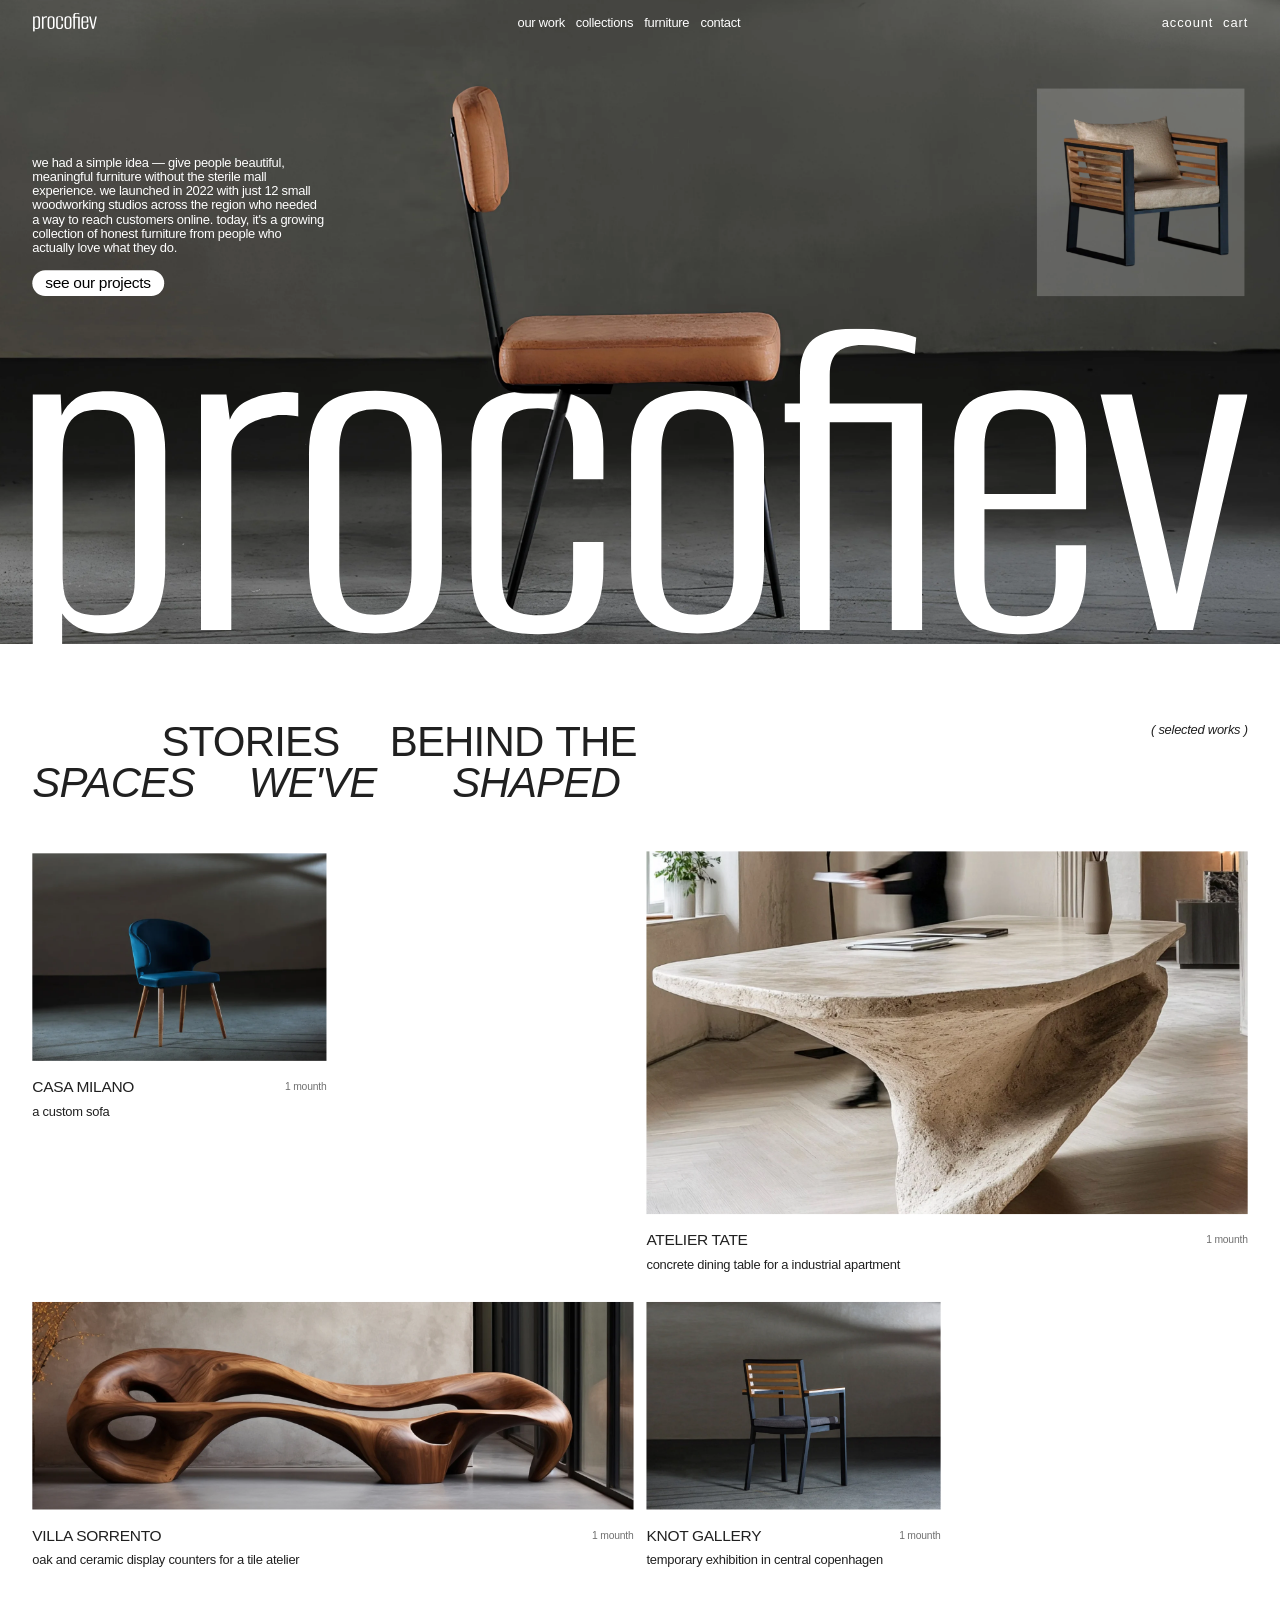
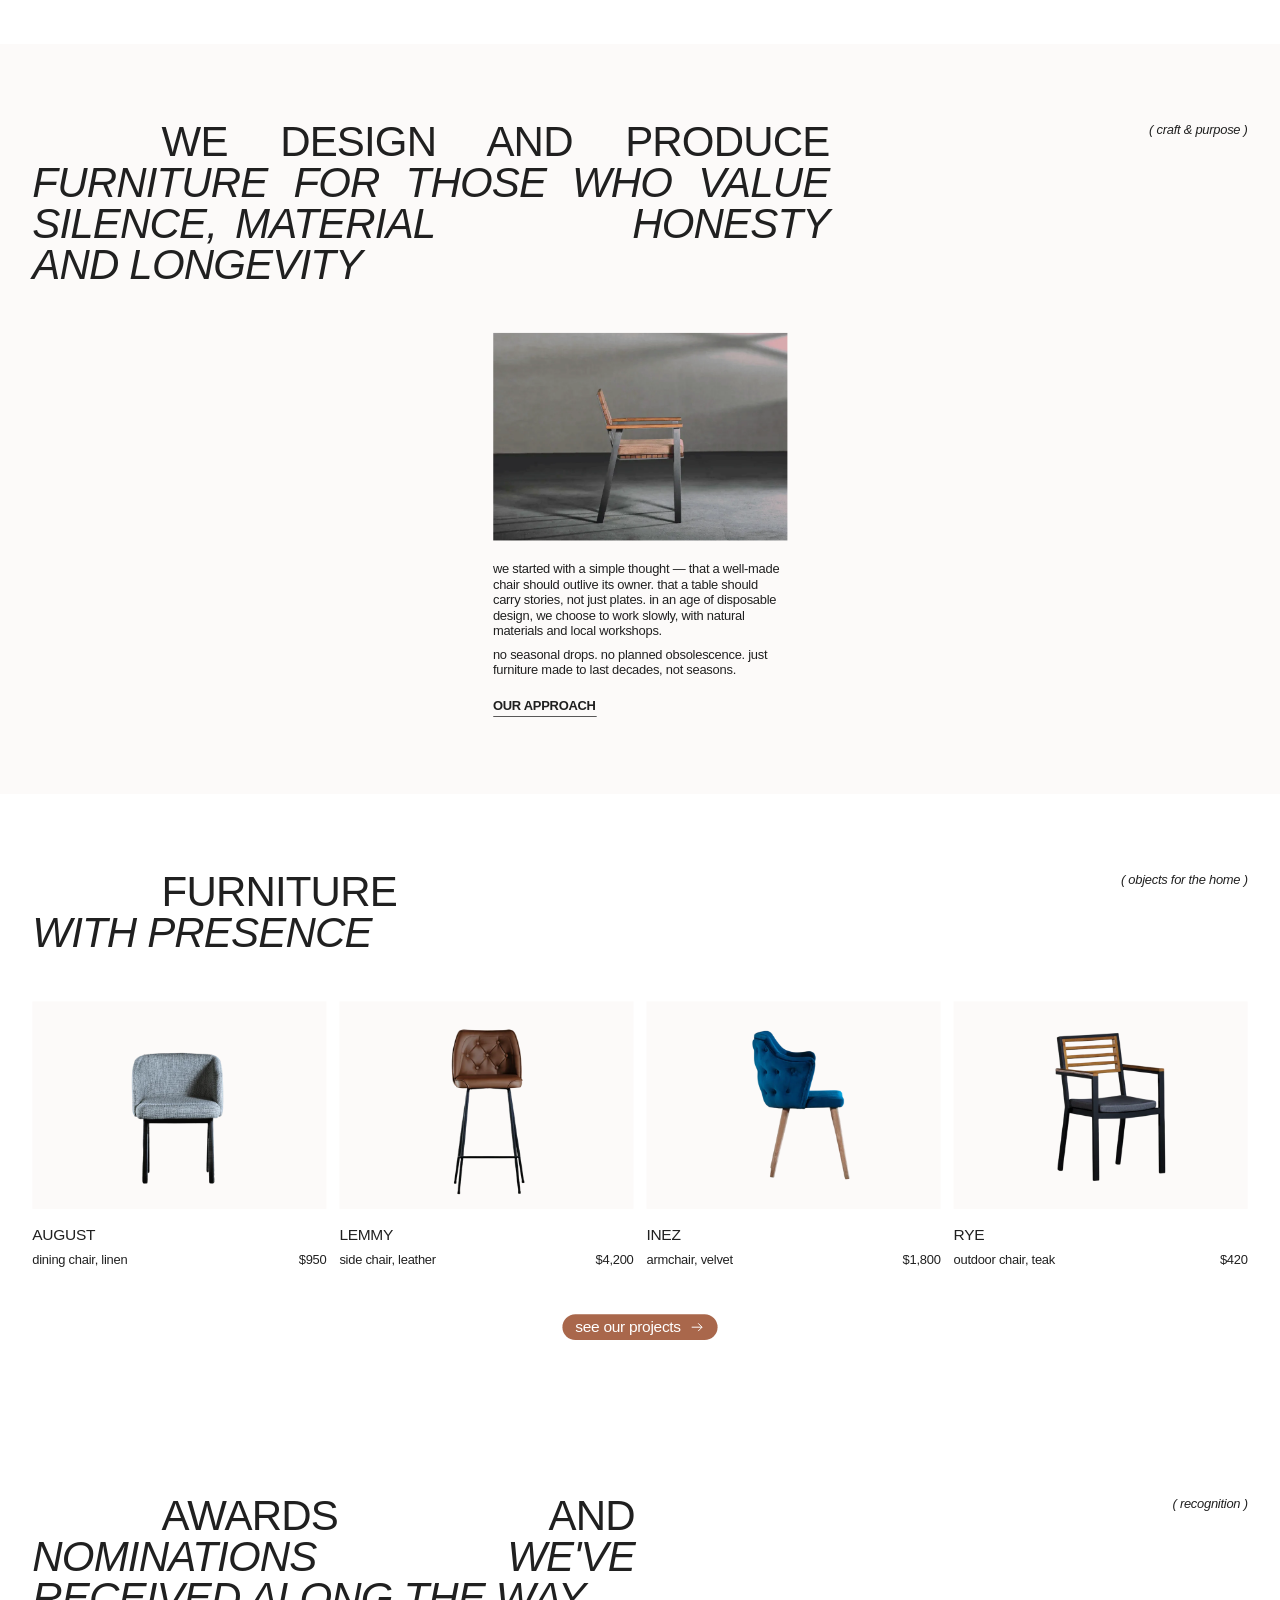
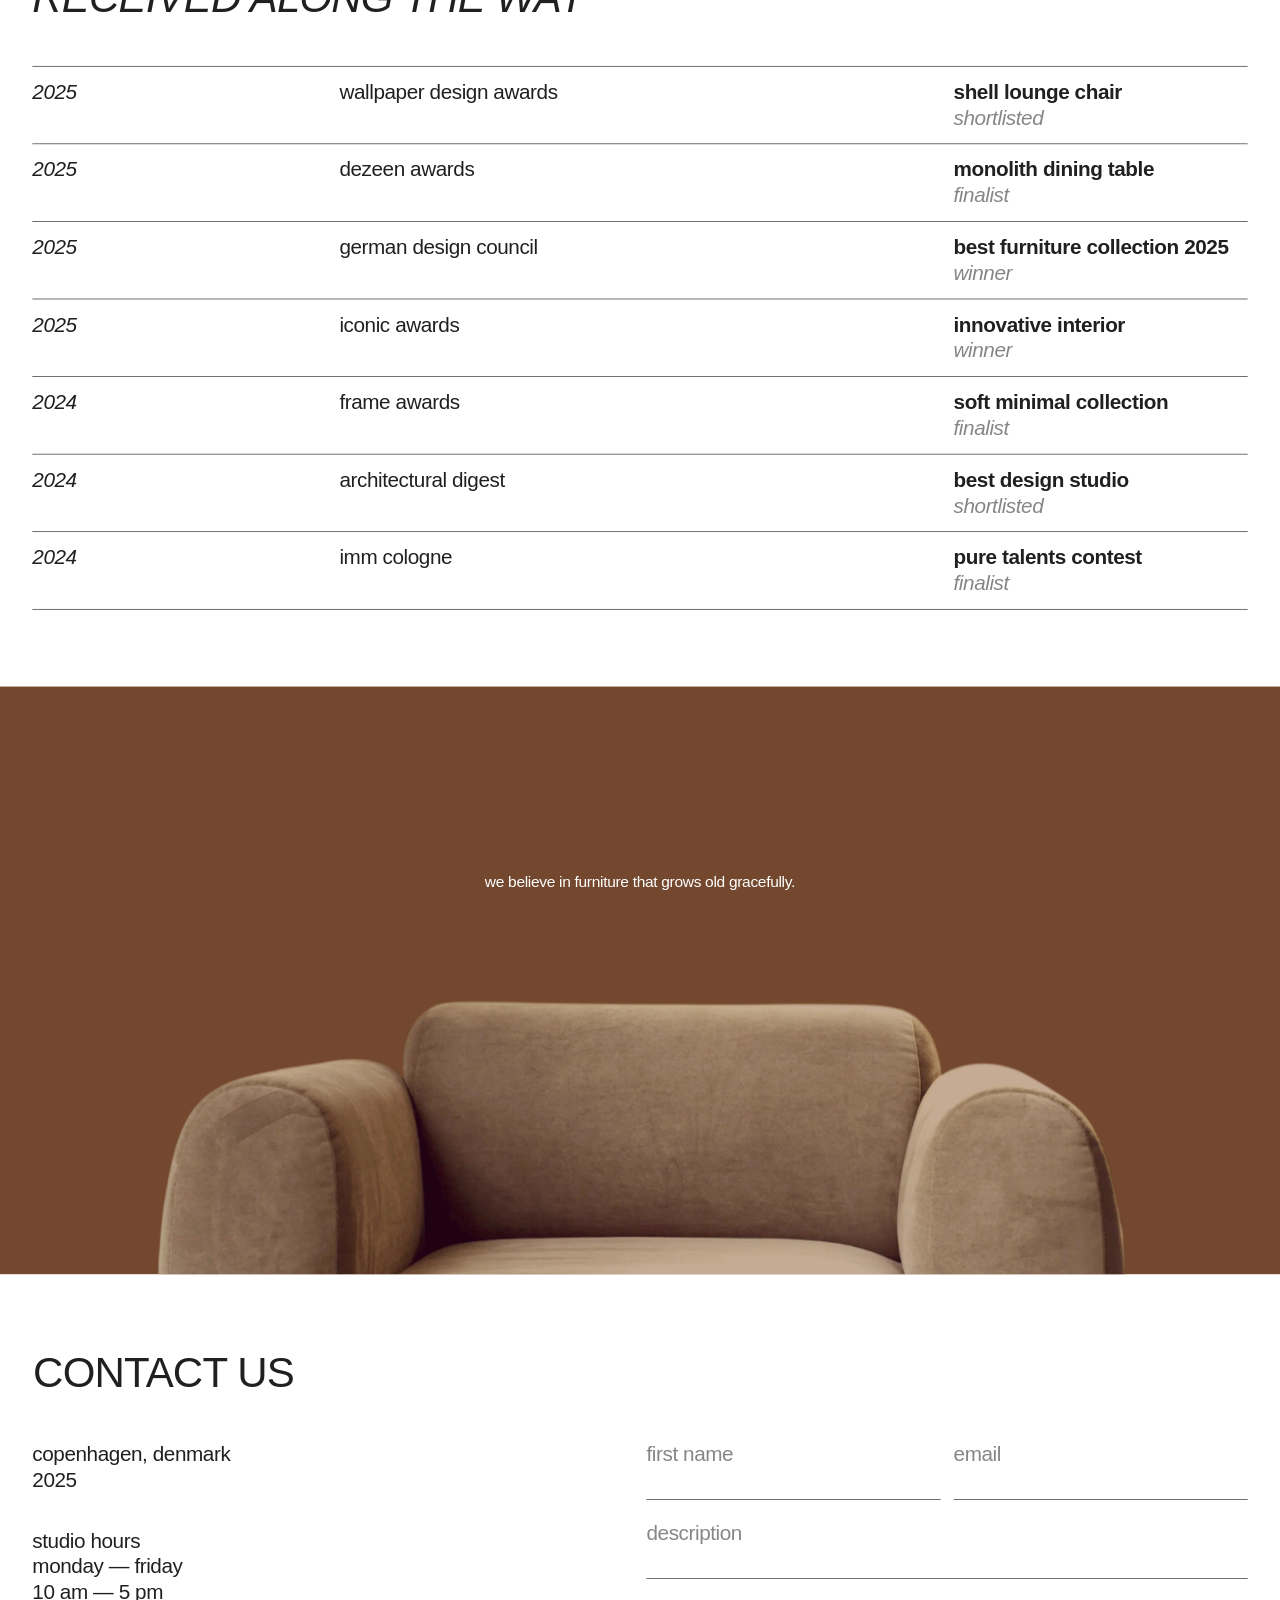
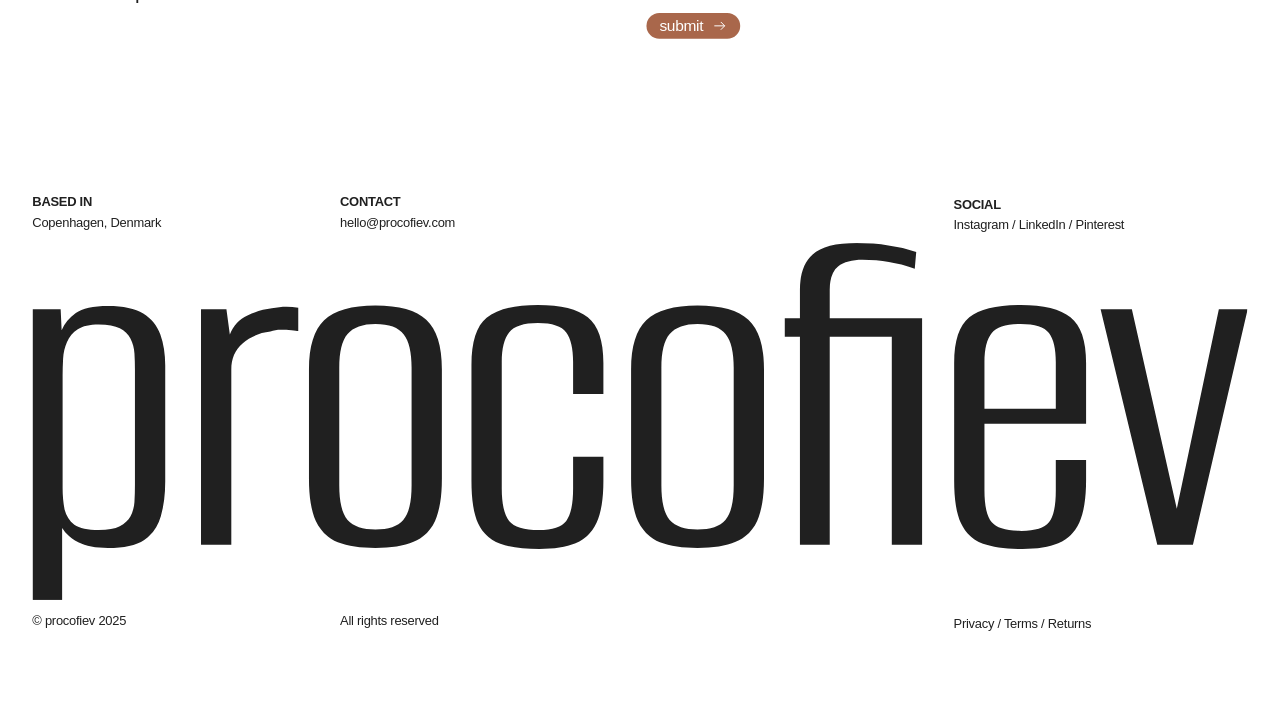
<file: landings/prokofiev/index.html>
<!DOCTYPE html><html lang="en"><head><meta charset="utf-8"><meta name="viewport" content="width=device-width, initial-scale=1"><!-- NDA: пока закрыто портфолио, закрыты и лендинги --><meta name="robots" content="noindex, nofollow"><title>Procofiev – furniture made to last decades</title><meta name="description" content="Landing page for a furniture workshop: projects, collection, awards and a way to get in touch."><link rel="icon" type="image/svg+xml" href="/landings/prokofiev/favicon.svg"><style>html,body{background:#fff;margin:0;padding:0}.p{--paper:#fff;--cream:#fcfaf9;--ink:#202020;--grey:#707070;--grey-soft:#868686;--brown:#74482f;--clay:#a9674b;--w:1980;--h:8549}.p-scaler{width:100%;aspect-ratio:var(--w) / var(--h);background:var(--paper);position:relative;overflow:hidden;container-type:inline-size}.p-page{width:calc(var(--w) * 1px);height:calc(var(--h) * 1px);transform:scale(calc(100cqw / calc(var(--w) * 1px)));transform-origin:0 0;background:var(--paper);color:var(--ink);font-family:Helvetica,Arial,sans-serif;font-size:20px;line-height:1;position:absolute;top:0;left:0;overflow:hidden}@media (width>=1980px){.p-scaler{aspect-ratio:auto;height:calc(var(--h) * 1px)}.p-page{margin-left:calc(var(--w) * -.5px);left:50%;transform:none}}.p-page *,.p-page :before,.p-page :after{box-sizing:border-box}.p-page h1,.p-page h2,.p-page h3,.p-page p,.p-page ul,.p-page li,.p-page figure,.p-page blockquote{margin:0}.p-page ul{padding:0;list-style:none}.p-page img,.p-page svg{display:block}.p-page a{color:inherit;text-decoration:none}.p-page button{cursor:pointer;font:inherit;color:inherit;background:0 0;border:0;padding:0}.p-page .a{position:absolute}.p-h{letter-spacing:-1.3px;text-transform:uppercase;text-align:justify;text-indent:200px;white-space:pre-wrap;font-size:65px;font-weight:400;line-height:63px}.p-i{font-style:italic}.p-note{letter-spacing:-.4px;text-transform:lowercase;text-align:right;font-size:20px;font-style:italic;line-height:24px}.p-lower{text-transform:lowercase}.p-upper{text-transform:uppercase}.p-logo{-webkit-mask:var(--src) no-repeat center / contain;mask:var(--src) no-repeat center / contain;background:currentColor}.p-link:hover{text-underline-offset:4px;text-decoration:underline}.p-approach{border-bottom:1px solid #000;padding-bottom:4px;transition:border-bottom-width .2s}.p-approach:hover{border-bottom-width:2px}.p-page .p-btn{letter-spacing:-.48px;text-transform:lowercase;border-radius:100px;align-items:center;padding-left:20px;font-size:24px;line-height:32px;transition:background-color .25s,color .25s;display:flex}.p-page .p-btn--light{color:#000;background:#fff}.p-page .p-btn--light:hover{background:var(--ink);color:#fff}.p-page .p-btn--clay{background:var(--clay);color:#fff}.p-page .p-btn--clay:hover{background:#8d5339}.p-btn svg{transition:translate .25s cubic-bezier(.3,.8,.3,1)}.p-btn:hover svg{translate:4px}.p-frame{overflow:hidden}.p-rule{background:var(--ink);height:1px}.p-field{position:absolute}.p-input{width:100%;font:inherit;letter-spacing:-.64px;color:var(--ink);background:0 0;border:0;padding:0;font-size:32px;line-height:40px;position:absolute;inset:0}.p-input:focus{outline:none}.p-field-ph{pointer-events:none;color:var(--grey-soft);letter-spacing:-.64px;font-size:32px;line-height:40px;transition:opacity .15s;position:absolute;top:0;left:0}.p-field:has(.p-input:focus) .p-field-ph,.p-field:has(.p-input:not(:placeholder-shown)) .p-field-ph{opacity:0}
</style></head><body><div class="p"><div class="p-scaler"><div class="p-page"><section class="a" style="left:0px;top:0px;width:1980px;height:996px;background:#c4c4c4;overflow:hidden" aria-label="Procofiev"><img class="a" style="left:-6px;top:-242px;width:1992px;height:1328px" src="/landings/prokofiev/hero-bg.webp" alt=""><i class="a p-logo" style="left:50px;top:508px;width:1880px;height:551.9px;--src:url(/landings/prokofiev/logo.svg);color:#fff" role="img" aria-label="Procofiev"></i><p class="a p-lower" style="left:50px;top:240px;width:453px;color:#fff;font-size:20px;line-height:22px;letter-spacing:-0.4px">We had a simple idea — give people beautiful, meaningful furniture without the sterile mall experience. We launched in 2022 with just 12 small woodworking studios across the region who needed a way to reach customers online. Today, it's a growing collection of honest furniture from people who actually love what they do.</p><a class="a p-btn p-btn--light" style="left:50px;top:418px;width:204px;height:40px" href="#works">see our projects</a><header class="a" style="left:0px;top:0px;width:1980px;height:69.4px"><a class="a p-logo" style="left:50px;top:20px;width:100px;height:29.4px;--src:url(/landings/prokofiev/logo-mark.svg);color:#fff" href="#works" aria-label="Procofiev"></a><nav class="a p-lower" style="left:800.5px;top:23.2px;width:346px;height:23px;color:#fff" aria-label="Main"><a class="a p-link" style="left:0px;top:0px;width:74px;font-size:20px;line-height:23px;letter-spacing:-0.4px" href="#works">Our work</a><a class="a p-link" style="left:90px;top:0px;width:90px;font-size:20px;line-height:23px;letter-spacing:-0.4px" href="#works">Collections</a><a class="a p-link" style="left:196px;top:0px;width:71px;font-size:20px;line-height:23px;letter-spacing:-0.4px" href="#works">Furniture</a><a class="a p-link" style="left:283px;top:0px;width:63px;font-size:20px;line-height:23px;letter-spacing:-0.4px" href="#works">Contact</a></nav><div class="a p-lower" style="left:1797px;top:23.2px;width:133px;height:23px;color:#fff"><a class="a p-link" style="left:0px;top:0px;width:79px;font-size:20px;line-height:23px;letter-spacing:1.4px" href="#contact">account</a><a class="a p-link" style="left:95px;top:0px;width:38px;font-size:20px;line-height:23px;letter-spacing:1.4px" href="#contact">cart</a></div></header><div class="a p-frame" style="left:1604px;top:137px;width:321px;height:321px;background:rgba(255,255,255,.2)"><img class="a" style="left:-24px;top:11px;width:370px;height:299px" src="/landings/prokofiev/hero-card.webp" alt=""></div><img class="a" style="left:729px;top:346px;width:204px;height:229px" src="/landings/prokofiev/hero-small.webp" alt=""><img class="a" style="left:620px;top:76px;width:510px;height:573px" src="/landings/prokofiev/hero-chair.webp" alt="Leather chair in the workshop"></section><section class="a" style="left:0px;top:996px;width:1980px;height:1547px" id="works" aria-label="Selected works"><h2 class="a p-h" style="left:50px;top:120px;width:935px">Stories    behind the <span class="p-i">spaces     we&#39;ve       shaped</span></h2><p class="a p-note" style="left:1779px;top:120px;width:151px">( selected works )</p><article class="a" style="left:50px;top:324px;width:455px"><img class="a" style="left:0px;top:0px;width:455px;height:321px" src="/landings/prokofiev/work-casa.webp" alt="A custom sofa"><h3 class="a p-upper" style="left:0px;top:345px;width:455px;font-size:24px;line-height:32px;letter-spacing:-0.48px;font-weight:400">CASA MILANO</h3><p class="a p-lower" style="left:0px;top:353px;width:455px;color:var(--grey);font-size:16px;line-height:16px;letter-spacing:-0.32px;text-align:right">1 mounth</p><p class="a p-lower" style="left:0px;top:389px;width:455px;font-size:20px;line-height:20px;letter-spacing:-0.4px">A custom sofa</p></article><article class="a" style="left:1000px;top:321px;width:930px"><img class="a" style="left:0px;top:0px;width:930px;height:561px" src="/landings/prokofiev/work-atelier.webp" alt="Concrete dining table for a industrial apartment"><h3 class="a p-upper" style="left:0px;top:585px;width:930px;font-size:24px;line-height:32px;letter-spacing:-0.48px;font-weight:400">ATELIER TATE</h3><p class="a p-lower" style="left:0px;top:593px;width:930px;color:var(--grey);font-size:16px;line-height:16px;letter-spacing:-0.32px;text-align:right">1 mounth</p><p class="a p-lower" style="left:0px;top:629px;width:930px;font-size:20px;line-height:20px;letter-spacing:-0.4px">Concrete dining table for a industrial apartment</p></article><article class="a" style="left:50px;top:1018px;width:930px"><img class="a" style="left:0px;top:0px;width:930px;height:321px" src="/landings/prokofiev/work-villa.webp" alt="Oak and ceramic display counters for a tile atelier"><h3 class="a p-upper" style="left:0px;top:345px;width:930px;font-size:24px;line-height:32px;letter-spacing:-0.48px;font-weight:400">VILLA SORRENTO</h3><p class="a p-lower" style="left:0px;top:353px;width:930px;color:var(--grey);font-size:16px;line-height:16px;letter-spacing:-0.32px;text-align:right">1 mounth</p><p class="a p-lower" style="left:0px;top:389px;width:930px;font-size:20px;line-height:20px;letter-spacing:-0.4px">Oak and ceramic display counters for a tile atelier</p></article><article class="a" style="left:1000px;top:1018px;width:455px"><img class="a" style="left:0px;top:0px;width:455px;height:321px" src="/landings/prokofiev/work-knot.webp" alt="Temporary exhibition in central Copenhagen"><h3 class="a p-upper" style="left:0px;top:345px;width:455px;font-size:24px;line-height:32px;letter-spacing:-0.48px;font-weight:400">KNOT GALLERY</h3><p class="a p-lower" style="left:0px;top:353px;width:455px;color:var(--grey);font-size:16px;line-height:16px;letter-spacing:-0.32px;text-align:right">1 mounth</p><p class="a p-lower" style="left:0px;top:389px;width:455px;font-size:20px;line-height:20px;letter-spacing:-0.4px">Temporary exhibition in central Copenhagen</p></article></section><section class="a" style="left:0px;top:2543px;width:1980px;height:1160px;background:var(--cream)" id="about" aria-label="Craft and purpose"><h2 class="a p-h" style="left:50px;top:120px;width:1233px">We design and produce <span class="p-i">furniture for those who value silence, material           honesty and longevity</span></h2><p class="a p-note" style="left:1777px;top:120px;width:153px">( Craft &amp; Purpose )</p><img class="a" style="left:762.5px;top:447px;width:455px;height:321px" src="/landings/prokofiev/about.webp" alt="Workshop table with hand tools"><p class="a p-lower" style="left:762.5px;top:800px;width:455px;font-size:20px;line-height:24px;letter-spacing:-0.4px">We started with a simple thought — that a well-made chair should outlive its owner. That a table should carry stories, not just plates. In an age of disposable design, we choose to work slowly, with natural materials and local workshops.</p><p class="a p-lower" style="left:762.5px;top:932px;width:455px;font-size:20px;line-height:24px;letter-spacing:-0.4px">No seasonal drops. No planned obsolescence. Just furniture made to last decades, not seasons.</p><a class="a p-upper p-approach" style="left:762.5px;top:1012px;width:160px;font-size:20px;line-height:24px;letter-spacing:-0.4px;font-weight:700" href="#items">Our approach</a></section><section class="a" style="left:0px;top:3703px;width:1980px;height:965px" id="items" aria-label="Objects for the home"><h2 class="a p-h" style="left:50px;top:120px;width:579px">Furniture<span class="p-i"> with presence</span></h2><p class="a p-note" style="left:1733px;top:120px;width:197px">( Objects for the home )</p><article class="a" style="left:50px;top:321px;width:455px"><div class="a p-frame" style="left:0px;top:0px;width:455px;height:321px;background:var(--cream)"><img class="a" style="left:-38px;top:-50px;width:532px;height:355px" src="/landings/prokofiev/item-august.webp" alt="Dining chair, linen"></div><h3 class="a p-upper" style="left:0px;top:345px;width:455px;font-size:24px;line-height:32px;letter-spacing:-0.48px;font-weight:400">August</h3><p class="a p-lower" style="left:0px;top:389px;width:455px;font-size:20px;line-height:20px;letter-spacing:-0.4px">Dining chair, linen</p><p class="a p-lower" style="left:0px;top:389px;width:455px;font-size:20px;line-height:20px;letter-spacing:-0.4px;text-align:right">$950</p></article><article class="a" style="left:525px;top:321px;width:455px"><div class="a p-frame" style="left:0px;top:0px;width:455px;height:321px;background:var(--cream)"><img class="a" style="left:-27px;top:-19px;width:510px;height:340px" src="/landings/prokofiev/item-lemmy.webp" alt="Side chair, leather"></div><h3 class="a p-upper" style="left:0px;top:345px;width:455px;font-size:24px;line-height:32px;letter-spacing:-0.48px;font-weight:400">Lemmy</h3><p class="a p-lower" style="left:0px;top:389px;width:455px;font-size:20px;line-height:20px;letter-spacing:-0.4px">Side chair, leather</p><p class="a p-lower" style="left:0px;top:389px;width:455px;font-size:20px;line-height:20px;letter-spacing:-0.4px;text-align:right">$4,200</p></article><article class="a" style="left:1000px;top:321px;width:455px"><div class="a p-frame" style="left:0px;top:0px;width:455px;height:321px;background:var(--cream)"><img class="a" style="left:-51px;top:-88px;width:591px;height:393px" src="/landings/prokofiev/item-inez.webp" alt="Armchair, velvet"></div><h3 class="a p-upper" style="left:0px;top:345px;width:455px;font-size:24px;line-height:32px;letter-spacing:-0.48px;font-weight:400">Inez</h3><p class="a p-lower" style="left:0px;top:389px;width:455px;font-size:20px;line-height:20px;letter-spacing:-0.4px">Armchair, velvet</p><p class="a p-lower" style="left:0px;top:389px;width:455px;font-size:20px;line-height:20px;letter-spacing:-0.4px;text-align:right">$1,800</p></article><article class="a" style="left:1475px;top:321px;width:455px"><div class="a p-frame" style="left:0px;top:0px;width:455px;height:321px;background:var(--cream)"><img class="a" style="left:-18px;top:-46px;width:525px;height:350px" src="/landings/prokofiev/item-rye.webp" alt="Outdoor chair, teak"></div><h3 class="a p-upper" style="left:0px;top:345px;width:455px;font-size:24px;line-height:32px;letter-spacing:-0.48px;font-weight:400">Rye</h3><p class="a p-lower" style="left:0px;top:389px;width:455px;font-size:20px;line-height:20px;letter-spacing:-0.4px">Outdoor chair, teak</p><p class="a p-lower" style="left:0px;top:389px;width:455px;font-size:20px;line-height:20px;letter-spacing:-0.4px;text-align:right">$420</p></article><a class="a p-btn p-btn--clay" style="left:870px;top:805px;width:240px;height:40px" href="#works">see our projects<svg class="a" style="left:196px;top:8px;width:24px;height:24px" viewBox="0 0 24 24" fill="none" aria-hidden="true"><path d="M4 12h16M14 6l6 6-6 6" stroke="#fff" stroke-width="1.5"></path></svg></a></section><section class="a" style="left:0px;top:4668px;width:1980px;height:1344px" aria-label="Recognition"><h2 class="a p-h" style="left:50px;top:120px;width:932px">Awards and <span class="p-i">nominations we&#39;ve received along the way</span></h2><p class="a p-note" style="left:1813px;top:120px;width:117px">( Recognition )</p><ul><li><i class="a p-rule" style="left:50px;top:384px;width:1880px"></i><span class="a p-i p-lower" style="left:50px;top:404px;width:70px;font-size:32px;line-height:40px;letter-spacing:-0.64px">2025</span><span class="a p-lower" style="left:525px;top:404px;width:455px;font-size:32px;line-height:40px;letter-spacing:-0.64px">WALLPAPER DESIGN AWARDS</span><span class="a p-lower" style="left:1475px;top:404px;width:455px;font-size:32px;line-height:40px;letter-spacing:-0.64px;font-weight:700">Shell Lounge Chair</span><span class="a p-i p-lower" style="left:1475px;top:444px;width:455px;color:var(--grey-soft);font-size:32px;line-height:40px;letter-spacing:-0.64px">shortlisted</span></li><li><i class="a p-rule" style="left:50px;top:504px;width:1880px"></i><span class="a p-i p-lower" style="left:50px;top:524px;width:70px;font-size:32px;line-height:40px;letter-spacing:-0.64px">2025</span><span class="a p-lower" style="left:525px;top:524px;width:455px;font-size:32px;line-height:40px;letter-spacing:-0.64px">DEZEEN AWARDS</span><span class="a p-lower" style="left:1475px;top:524px;width:455px;font-size:32px;line-height:40px;letter-spacing:-0.64px;font-weight:700">Monolith Dining Table</span><span class="a p-i p-lower" style="left:1475px;top:564px;width:455px;color:var(--grey-soft);font-size:32px;line-height:40px;letter-spacing:-0.64px">finalist</span></li><li><i class="a p-rule" style="left:50px;top:624px;width:1880px"></i><span class="a p-i p-lower" style="left:50px;top:644px;width:70px;font-size:32px;line-height:40px;letter-spacing:-0.64px">2025</span><span class="a p-lower" style="left:525px;top:644px;width:455px;font-size:32px;line-height:40px;letter-spacing:-0.64px">GERMAN DESIGN COUNCIL</span><span class="a p-lower" style="left:1475px;top:644px;width:455px;font-size:32px;line-height:40px;letter-spacing:-0.64px;font-weight:700">Best Furniture Collection 2025</span><span class="a p-i p-lower" style="left:1475px;top:684px;width:455px;color:var(--grey-soft);font-size:32px;line-height:40px;letter-spacing:-0.64px">winner</span></li><li><i class="a p-rule" style="left:50px;top:744px;width:1880px"></i><span class="a p-i p-lower" style="left:50px;top:764px;width:70px;font-size:32px;line-height:40px;letter-spacing:-0.64px">2025</span><span class="a p-lower" style="left:525px;top:764px;width:455px;font-size:32px;line-height:40px;letter-spacing:-0.64px">ICONIC AWARDS</span><span class="a p-lower" style="left:1475px;top:764px;width:455px;font-size:32px;line-height:40px;letter-spacing:-0.64px;font-weight:700">Innovative Interior</span><span class="a p-i p-lower" style="left:1475px;top:804px;width:455px;color:var(--grey-soft);font-size:32px;line-height:40px;letter-spacing:-0.64px">winner</span></li><li><i class="a p-rule" style="left:50px;top:864px;width:1880px"></i><span class="a p-i p-lower" style="left:50px;top:884px;width:70px;font-size:32px;line-height:40px;letter-spacing:-0.64px">2024</span><span class="a p-lower" style="left:525px;top:884px;width:455px;font-size:32px;line-height:40px;letter-spacing:-0.64px">FRAME AWARDS</span><span class="a p-lower" style="left:1475px;top:884px;width:455px;font-size:32px;line-height:40px;letter-spacing:-0.64px;font-weight:700">Soft Minimal Collection</span><span class="a p-i p-lower" style="left:1475px;top:924px;width:455px;color:var(--grey-soft);font-size:32px;line-height:40px;letter-spacing:-0.64px">finalist</span></li><li><i class="a p-rule" style="left:50px;top:984px;width:1880px"></i><span class="a p-i p-lower" style="left:50px;top:1004px;width:70px;font-size:32px;line-height:40px;letter-spacing:-0.64px">2024</span><span class="a p-lower" style="left:525px;top:1004px;width:455px;font-size:32px;line-height:40px;letter-spacing:-0.64px">ARCHITECTURAL DIGEST</span><span class="a p-lower" style="left:1475px;top:1004px;width:455px;font-size:32px;line-height:40px;letter-spacing:-0.64px;font-weight:700">Best Design Studio</span><span class="a p-i p-lower" style="left:1475px;top:1044px;width:455px;color:var(--grey-soft);font-size:32px;line-height:40px;letter-spacing:-0.64px">shortlisted</span></li><li><i class="a p-rule" style="left:50px;top:1104px;width:1880px"></i><span class="a p-i p-lower" style="left:50px;top:1124px;width:70px;font-size:32px;line-height:40px;letter-spacing:-0.64px">2024</span><span class="a p-lower" style="left:525px;top:1124px;width:455px;font-size:32px;line-height:40px;letter-spacing:-0.64px">IMM COLOGNE</span><span class="a p-lower" style="left:1475px;top:1124px;width:455px;font-size:32px;line-height:40px;letter-spacing:-0.64px;font-weight:700">Pure Talents Contest</span><span class="a p-i p-lower" style="left:1475px;top:1164px;width:455px;color:var(--grey-soft);font-size:32px;line-height:40px;letter-spacing:-0.64px">finalist</span></li><li><i class="a p-rule" style="left:50px;top:1224px;width:1880px"></i></li></ul></section><section class="a" style="left:0px;top:6012px;width:1980px;height:909px;background:var(--brown);overflow:hidden" aria-label="What we believe"><blockquote class="a p-lower" style="left:750px;top:286px;width:481px;color:#fff;font-size:24px;line-height:32px;letter-spacing:-0.48px">We believe in furniture that grows old gracefully.</blockquote><img class="a" style="left:59px;top:458px;width:1861px;height:617px" src="/landings/prokofiev/quote.webp" alt="Sofa against a plain wall"></section><section class="a" style="left:0px;top:6921px;width:1980px;height:684px" id="contact" aria-label="Contact us"><h2 class="a p-upper" style="left:50px;top:120px;width:406px;font-size:65px;line-height:63px;letter-spacing:-1.3px;text-align:center;font-weight:400">Contact us</h2><p class="a p-lower" style="left:50px;top:258px;width:308px;font-size:32px;line-height:40px;letter-spacing:-0.64px">Copenhagen, Denmark<br>2025</p><p class="a p-lower" style="left:50px;top:392px;width:308px;font-size:32px;line-height:40px;letter-spacing:-0.64px">Studio hours<br>Monday — Friday<br>10 AM — 5 PM</p><form class="a" style="left:1000px;top:258px;width:930px;height:306px"><label class="p-field" style="left:0px;top:0px;width:455px;height:40px"><input class="p-input" type="text" name="first-name" placeholder=" " autocomplete="given-name"><span class="p-field-ph p-lower">First Name</span></label><i class="a p-rule" style="left:0px;top:90px;width:455px"></i><label class="p-field" style="left:475px;top:0px;width:455px;height:40px"><input class="p-input" type="email" name="email" placeholder=" " autocomplete="email"><span class="p-field-ph p-lower">email</span></label><i class="a p-rule" style="left:475px;top:90px;width:455px"></i><label class="p-field" style="left:0px;top:122px;width:930px;height:40px"><input class="p-input" type="text" name="description" placeholder=" "><span class="p-field-ph p-lower">Description</span></label><i class="a p-rule" style="left:0px;top:212px;width:930px"></i><button class="a p-btn p-btn--clay" style="left:0px;top:266px;width:145px;height:40px" type="submit">submit<svg class="a" style="left:101px;top:8px;width:24px;height:24px" viewBox="0 0 24 24" fill="none" aria-hidden="true"><path d="M4 12h16M14 6l6 6-6 6" stroke="#fff" stroke-width="1.5"></path></svg></button></form></section><footer class="a" style="left:0px;top:7605px;width:1980px;height:943.9px" aria-label="Contacts"><div class="a" style="left:50px;top:120px;width:200px"><p class="a p-upper" style="left:0;top:0;width:100%;font-size:20px;line-height:24px;letter-spacing:-0.4px;font-weight:700">Based in</p><p class="a" style="left:0;top:32px;width:100%;font-size:20px;line-height:24px;letter-spacing:-0.4px">Copenhagen, Denmark</p></div><div class="a" style="left:526px;top:120px;width:200px"><p class="a p-upper" style="left:0;top:0;width:100%;font-size:20px;line-height:24px;letter-spacing:-0.4px;font-weight:700">CONTACT</p><p class="a" style="left:0;top:32px;width:100%;font-size:20px;line-height:24px;letter-spacing:-0.4px">hello@procofiev.com</p></div><div class="a" style="left:1475px;top:124px;width:265px"><p class="a p-upper" style="left:0;top:0;width:100%;font-size:20px;line-height:24px;letter-spacing:-0.4px;font-weight:700">SOCIAL</p><p class="a" style="left:0;top:32px;width:100%;font-size:20px;line-height:24px;letter-spacing:-0.4px">Instagram / LinkedIn / Pinterest</p></div><i class="a p-logo" style="left:50px;top:196px;width:1880px;height:551.9px;--src:url(/landings/prokofiev/logo.svg);color:var(--ink)" role="img" aria-label="Procofiev"></i><p class="a" style="left:50px;top:767.9px;width:200px;font-size:20px;line-height:24px;letter-spacing:-0.4px">© procofiev 2025</p><p class="a" style="left:526px;top:767.9px;width:200px;font-size:20px;line-height:24px;letter-spacing:-0.4px">All rights reserved</p><p class="a" style="left:1475px;top:771.9px;width:214px;font-size:20px;line-height:24px;letter-spacing:-0.4px">Privacy / Terms / Returns</p></footer></div></div></div><script type="module">var e=document.querySelector(`.p-page`),t=document.querySelector(`.p-scaler`);if(e&&t&&!CSS.supports(`transform`,`scale(calc(100cqw / 1980px))`)){let n=()=>{let n=t.clientWidth/1980;e.style.transform=n<1?`scale(${n})`:`none`};n(),addEventListener(`resize`,n)}</script></body></html>
</file>
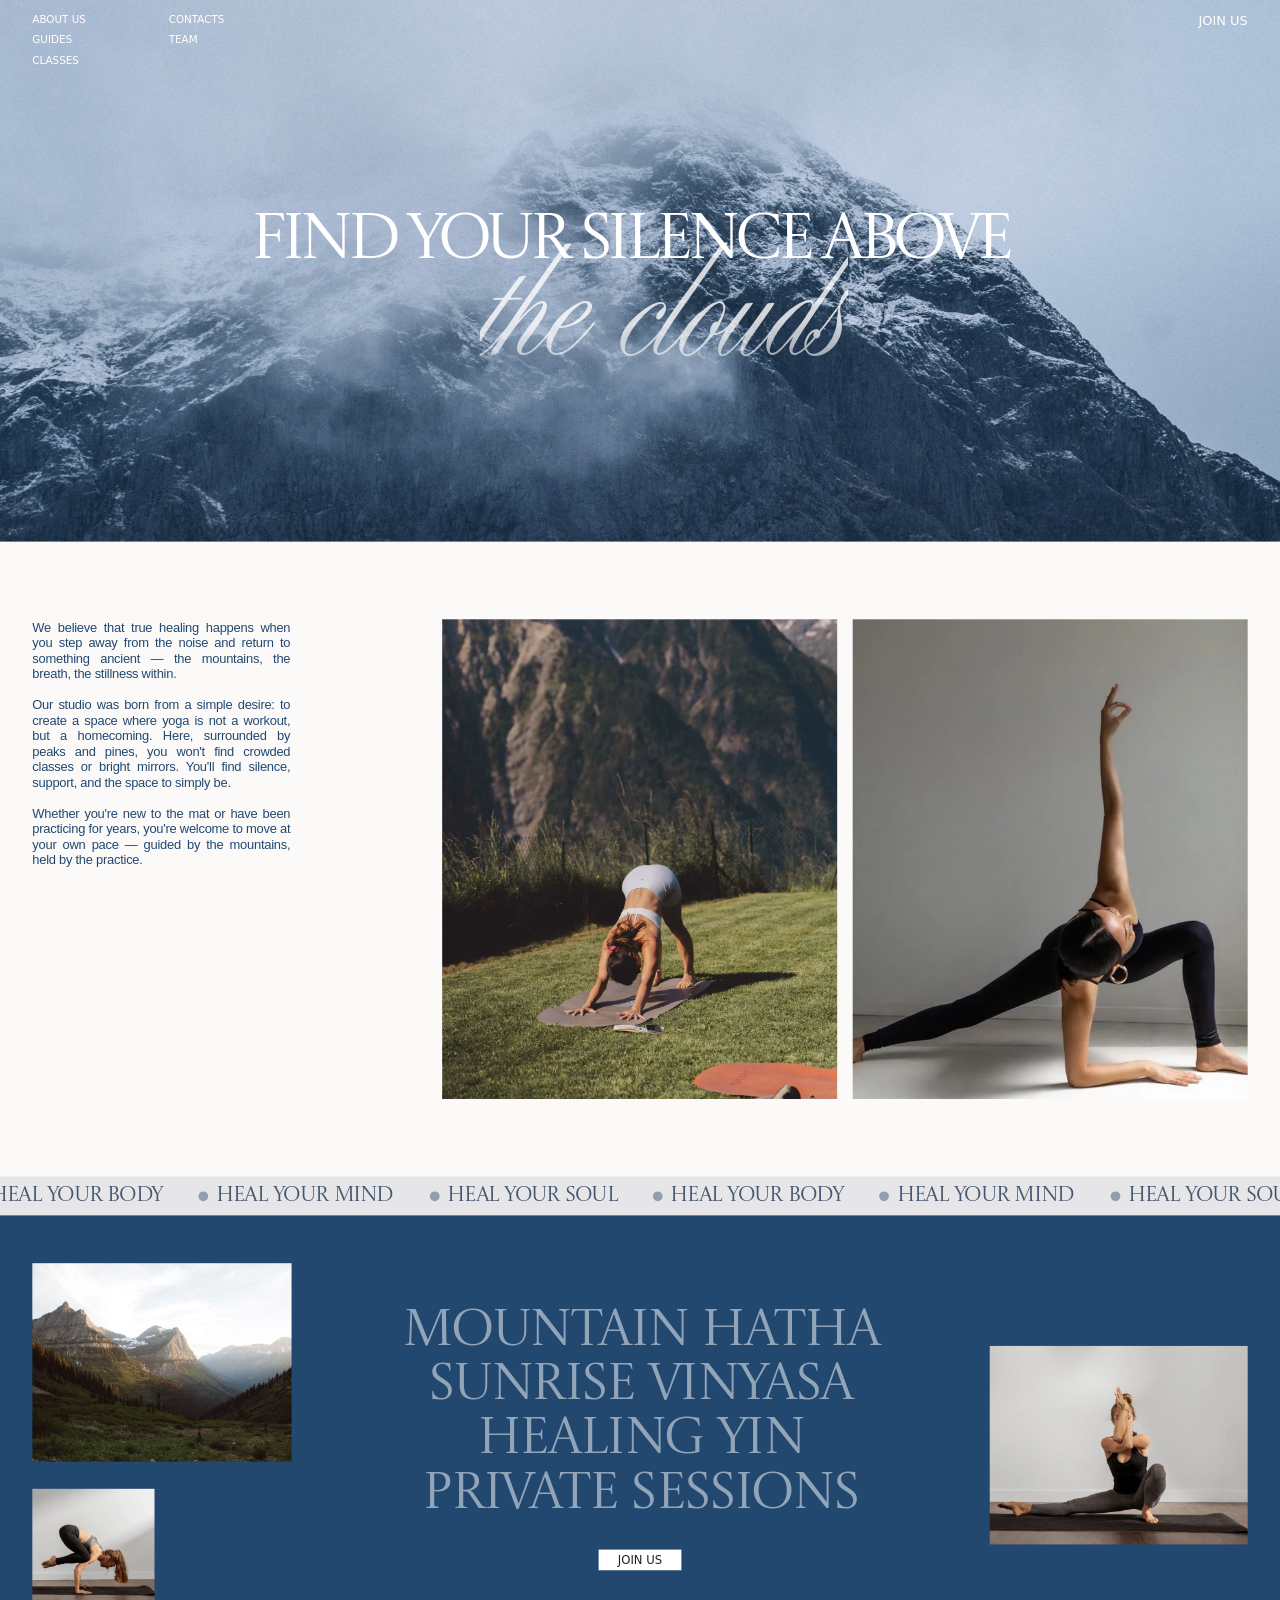
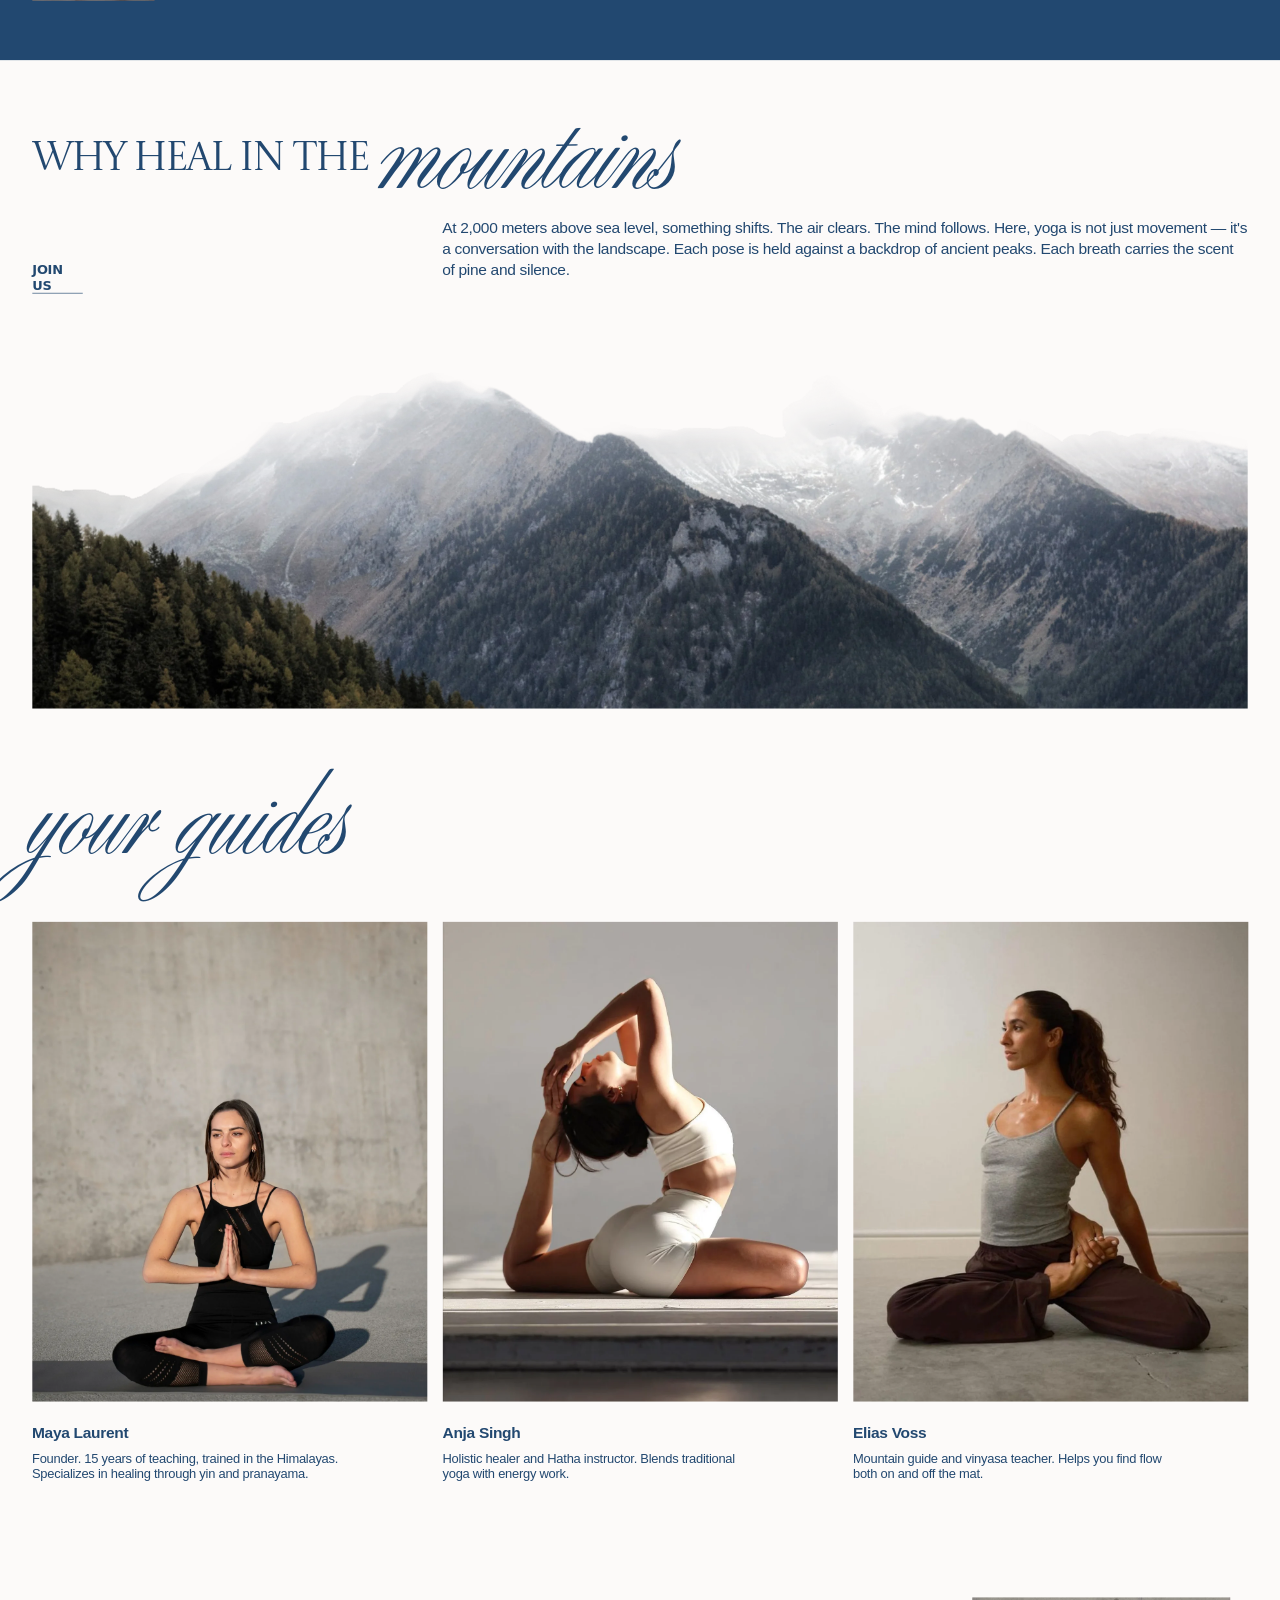
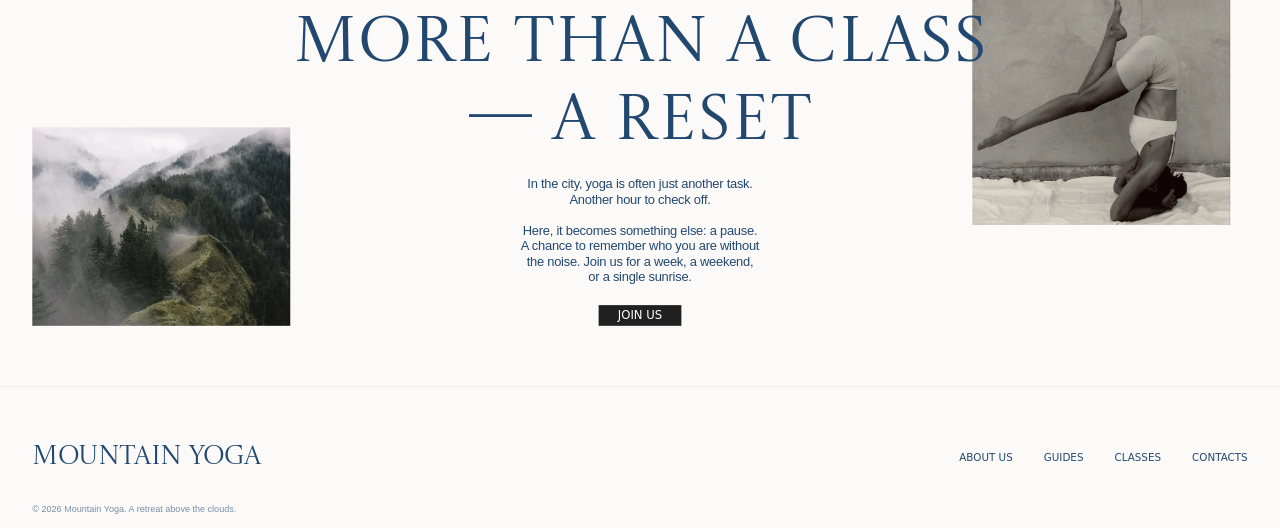
<file: landings/yoga/index.html>
<!DOCTYPE html><html lang="en"><head><meta charset="utf-8"><meta name="viewport" content="width=device-width, initial-scale=1"><!-- NDA: пока закрыто портфолио, закрыты и лендинги --><meta name="robots" content="noindex, nofollow"><title>Mountain Yoga – a retreat above the clouds</title><meta name="description" content="Landing page for a mountain yoga retreat: philosophy, classes, guides and a quiet way to join."><link rel="icon" type="image/svg+xml" href="/landings/yoga/favicon.svg"><style>html,body{background:#fcfaf9;margin:0;padding:0}.y{--paper:#fcfaf9;--navy:#224870;--navy-soft:#43566f;--ink:#202020;--line:#e6e6e9;--white:#fff;--w:1980;--h:5767}.y-scaler{width:100%;aspect-ratio:var(--w) / var(--h);background:var(--paper);position:relative;overflow:hidden;container-type:inline-size}.y-page{width:calc(var(--w) * 1px);height:calc(var(--h) * 1px);transform:scale(calc(100cqw / calc(var(--w) * 1px)));transform-origin:0 0;background:var(--paper);color:var(--navy);font-family:Helvetica,Arial,sans-serif;font-size:20px;line-height:1;position:absolute;top:0;left:0;overflow:hidden}@media (width>=1980px){.y-scaler{aspect-ratio:auto;height:calc(var(--h) * 1px)}.y-page{margin-left:calc(var(--w) * -.5px);left:50%;transform:none}}.y-page *,.y-page :before,.y-page :after{box-sizing:border-box}.y-page h1,.y-page h2,.y-page h3,.y-page p,.y-page ul,.y-page dl,.y-page dd{margin:0}.y-page ul{padding:0;list-style:none}.y-page img{display:block}.y-page a{color:inherit;text-decoration:none}.y-page button{cursor:pointer;font:inherit;color:inherit;background:0 0;border:0;padding:0}@font-face{font-family:Castoro Titling;src:url(/landings/yoga/fonts/CastoroTitling-Regular.woff2)format("woff2");font-weight:400;font-display:swap}@font-face{font-family:Symphony Pro;src:url(/landings/yoga/fonts/SymphonyPro-Regular.woff2)format("woff2");font-weight:400;font-display:swap}.y-page .a{position:absolute}.y-display{font-family:Castoro Titling,Georgia,serif;font-weight:400;line-height:.9}.y-script{text-transform:lowercase;font-family:Symphony Pro,Brush Script MT,cursive;font-weight:400;line-height:.9}.y-cap{text-transform:uppercase;font-family:Inter,system-ui,sans-serif;line-height:1}.y-body{font-family:Helvetica,Arial,sans-serif;line-height:1.2}.y-nav-link:hover{text-underline-offset:4px;text-decoration:underline}.y-pill{justify-content:center;align-items:center;display:flex}.y-tick{white-space:nowrap;align-items:center;gap:12px;display:flex}.y-tick-dot{background:#43566f80;border-radius:50%;flex:none;width:15px;height:15px}.y-footer{background:var(--paper);border-top:1px solid var(--line);color:var(--navy)}.y-footer-row{flex-wrap:wrap;justify-content:space-between;align-items:center;gap:24px;height:100%;display:flex}.y-footer-nav{gap:48px;display:flex}.y-footer-nav a:hover{text-underline-offset:4px;text-decoration:underline}.y-tick-track{position:absolute;inset:0}@media (prefers-reduced-motion:no-preference){.y-tick-track{animation:22s linear infinite y-tick-run}}@keyframes y-tick-run{to{translate:-1053px}}.y-class-item{z-index:0}.y-class-item:hover{z-index:5}.y-class-text{color:#fff;opacity:.5;transition:opacity .25s;position:relative}.y-class-item:hover .y-class-text{opacity:1}.y-class-img{object-fit:cover;opacity:0;pointer-events:none;width:380px;height:280px;transition:opacity .3s;position:absolute;top:50%;left:calc(100% + 32px);translate:0 -50%}.y-class-item:hover .y-class-img{opacity:1}.y-pill{transition:border-radius .25s}.y-pill:hover{border-radius:999px}.y-guide{transition:translate .25s cubic-bezier(.3,.8,.3,1)}.y-guide:hover{translate:0 -8px}
</style></head><body><div class="y"><div class="y-scaler"><div class="y-page"><section class="a" style="left:0px;top:0px;width:1980px;height:838px;overflow:hidden" aria-label="Mountain Yoga"><img class="a" style="left:0px;top:0px;width:1980px;height:838px" src="/landings/yoga/hero-bg.webp" alt=""><i class="a" style="left:0px;top:0px;width:1980px;height:838px;background:rgba(53,75,128,.2)"></i><nav class="y-cap" aria-label="Main" style="font-size:16px;line-height:20px"><a class="a y-nav-link" style="left:50px;top:20px;width:83px;color:#fff" href="#about">About us</a><a class="a y-nav-link" style="left:50px;top:52px;width:60px;color:#fff" href="#guides">guides</a><a class="a y-nav-link" style="left:50px;top:84px;width:73px;color:#fff" href="#classes">Classes</a><a class="a y-nav-link" style="left:261px;top:20px;width:88px;color:#fff" href="#footer">contacts</a><a class="a y-nav-link" style="left:261px;top:52px;width:45px;color:#fff" href="#guides">team</a></nav><a class="a y-cap y-nav-link" style="left:1850px;top:20px;width:80px;color:#fff;font-size:20px;line-height:24px;text-align:right" href="#footer">join us</a><h1 class="a y-display" style="left:386px;top:307px;width:1208px;color:#fff;font-size:100px;line-height:133px;letter-spacing:-10px;text-transform:uppercase">Find your silence above</h1><p class="a y-script" style="left:742px;top:334px;width:570px;font-size:267.92px;line-height:355.5px;letter-spacing:0;text-align:center;background:linear-gradient(to bottom, rgba(255,255,255,1) 45.5%, rgba(255,255,255,0) 100%);background-clip:text;-webkit-background-clip:text;color:transparent;opacity:.8">the clouds</p></section><section class="a" style="left:0px;top:838px;width:1980px;height:982px" id="about" aria-label="About the studio"><p class="a y-body" style="left:50px;top:120px;width:399px;font-size:20px;line-height:24px;letter-spacing:-0.4px;text-align:justify">We believe that true healing happens when you step away from the noise and return to something ancient — the mountains, the breath, the stillness within.</p><p class="a y-body" style="left:50px;top:240px;width:399px;font-size:20px;line-height:24px;letter-spacing:-0.4px;text-align:justify">Our studio was born from a simple desire: to create a space where yoga is not a workout, but a homecoming. Here, surrounded by peaks and pines, you won't find crowded classes or bright mirrors. You'll find silence, support, and the space to simply be.</p><p class="a y-body" style="left:50px;top:408px;width:399px;font-size:20px;line-height:24px;letter-spacing:-0.4px;text-align:justify">Whether you're new to the mat or have been practicing for years, you're welcome to move at your own pace — guided by the mountains, held by the practice.</p><img class="a" style="left:684px;top:120px;width:611px;height:742px" src="/landings/yoga/intro-1.webp" alt="Yoga mat laid out on a wooden terrace facing the mountains"><img class="a" style="left:1319px;top:120px;width:611px;height:742px" src="/landings/yoga/intro-2.webp" alt="Guest practicing a pose at sunrise"></section><section class="a" style="left:0px;top:1820px;width:1980px;height:60px;background:var(--line);overflow:hidden" aria-hidden="true"><div class="y-tick-track"><div class="a y-tick" style="left:-43px;top:12px;width:310px"><i class="y-tick-dot"></i><span class="y-display" style="font-size:32px;line-height:36px;letter-spacing:-1.6px;color:var(--navy-soft)">HEAL YOUR BODY</span></div><div class="a y-tick" style="left:307px;top:12px;width:318px"><i class="y-tick-dot"></i><span class="y-display" style="font-size:32px;line-height:36px;letter-spacing:-1.6px;color:var(--navy-soft)">HEAL YOUR MIND</span></div><div class="a y-tick" style="left:665px;top:12px;width:305px"><i class="y-tick-dot"></i><span class="y-display" style="font-size:32px;line-height:36px;letter-spacing:-1.6px;color:var(--navy-soft)">HEAL YOUR SOUL</span></div><div class="a y-tick" style="left:1010px;top:12px;width:310px"><i class="y-tick-dot"></i><span class="y-display" style="font-size:32px;line-height:36px;letter-spacing:-1.6px;color:var(--navy-soft)">HEAL YOUR BODY</span></div><div class="a y-tick" style="left:1360px;top:12px;width:318px"><i class="y-tick-dot"></i><span class="y-display" style="font-size:32px;line-height:36px;letter-spacing:-1.6px;color:var(--navy-soft)">HEAL YOUR MIND</span></div><div class="a y-tick" style="left:1718px;top:12px;width:305px"><i class="y-tick-dot"></i><span class="y-display" style="font-size:32px;line-height:36px;letter-spacing:-1.6px;color:var(--navy-soft)">HEAL YOUR SOUL</span></div><div class="a y-tick" style="left:2063px;top:12px;width:310px"><i class="y-tick-dot"></i><span class="y-display" style="font-size:32px;line-height:36px;letter-spacing:-1.6px;color:var(--navy-soft)">HEAL YOUR BODY</span></div><div class="a y-tick" style="left:2413px;top:12px;width:318px"><i class="y-tick-dot"></i><span class="y-display" style="font-size:32px;line-height:36px;letter-spacing:-1.6px;color:var(--navy-soft)">HEAL YOUR MIND</span></div><div class="a y-tick" style="left:2771px;top:12px;width:305px"><i class="y-tick-dot"></i><span class="y-display" style="font-size:32px;line-height:36px;letter-spacing:-1.6px;color:var(--navy-soft)">HEAL YOUR SOUL</span></div></div></section><section class="a" style="left:0px;top:1880px;width:1980px;height:688px;background:var(--navy);overflow:hidden" id="classes" aria-label="Classes"><img class="a" style="left:50px;top:74px;width:401px;height:307px" src="/landings/yoga/cta-1.webp" alt=""><img class="a" style="left:1531px;top:202px;width:399px;height:307px" src="/landings/yoga/cta-2.webp" alt=""><img class="a" style="left:50px;top:423px;width:189px;height:173px" src="/landings/yoga/cta-3.webp" alt=""><div class="a y-class-item" style="left:616px;top:140px;width:748px"><img class="y-class-img" style="rotate:-5deg" src="/landings/yoga/class-mountain-hatha.webp" alt="" aria-hidden="true" loading="lazy"><p class="y-class-text y-display" style="font-size:80px;line-height:80px;letter-spacing:-4px;text-transform:uppercase;text-align:center">Mountain Hatha</p></div><div class="a y-class-item" style="left:732px;top:308px;width:516px"><img class="y-class-img" style="rotate:4deg" src="/landings/yoga/class-healing-yin.webp" alt="" aria-hidden="true" loading="lazy"><p class="y-class-text y-display" style="font-size:80px;line-height:80px;letter-spacing:-4px;text-transform:uppercase;text-align:center">Healing Yin</p></div><div class="a y-class-item" style="left:650px;top:392px;width:680px"><img class="y-class-img" style="rotate:-3deg" src="/landings/yoga/class-private.webp" alt="" aria-hidden="true" loading="lazy"><p class="y-class-text y-display" style="font-size:80px;line-height:80px;letter-spacing:-4px;text-transform:uppercase;text-align:center">Private Sessions</p></div><div class="a y-class-item" style="left:657px;top:224px;width:666px"><img class="y-class-img" style="rotate:6deg" src="/landings/yoga/badge.webp" alt="" aria-hidden="true" loading="lazy"><p class="y-class-text y-display" style="font-size:80px;line-height:80px;letter-spacing:-4px;text-transform:uppercase;text-align:center">Sunrise Vinyasa</p></div><a class="a y-pill y-cap" style="left:926px;top:517px;width:128px;height:32px;background:#fff" href="#footer"><span style="color:#202020;font-size:18px;line-height:24px">join us</span></a></section><section class="a" style="left:0px;top:2568px;width:1980px;height:1123px" aria-label="Why heal in the mountains"><h2 class="a y-display" style="left:50px;top:120px;width:1880px;font-size:62px;line-height:68px;letter-spacing:-4.34px;text-transform:uppercase">Why heal in the</h2><p class="a y-script" style="left:601px;top:136px;width:452px;font-size:200px;line-height:68px">mountains</p><a class="a y-cap" style="left:50px;top:312px;width:78px;font-size:20px;line-height:24px;letter-spacing:-0.4px;font-weight:700;border-bottom:1px solid var(--navy)" href="#guides">join us</a><p class="a y-body" style="left:684px;top:244px;width:1246px;font-size:24px;line-height:32px;letter-spacing:-0.48px">At 2,000 meters above sea level, something shifts. The air clears. The mind follows. Here, yoga is not just movement — it's a conversation with the landscape. Each pose is held against a backdrop of ancient peaks. Each breath carries the scent of pine and silence.</p><img class="a" style="left:50px;top:380px;width:1880px;height:623px" src="/landings/yoga/panorama.webp" alt="Panoramic view of the studio deck facing the mountain range"></section><section class="a" style="left:0px;top:3691.5px;width:1980px;height:1176px" id="guides" aria-label="Your guides"><p class="a y-script" style="left:49.5px;top:0px;width:1881px;font-size:200px;line-height:150px">Your  guides</p><article class="a y-guide" style="left:49.5px;top:209.5px;width:611px;height:882px"><img class="a" style="left:0px;top:0px;width:611px;height:742px" src="/landings/yoga/guide-maya.webp" alt="Portrait of Maya Laurent"><h3 class="a y-body" style="top:774px;left:0;font-weight:700;font-size:24px;line-height:32px;letter-spacing:-0.48px">Maya Laurent</h3><p class="a y-body" style="top:818px;left:0;width:483px;font-size:20px;line-height:24px;letter-spacing:-0.4px">Founder. 15 years of teaching, trained in the Himalayas. Specializes in healing through yin and pranayama.</p></article><article class="a y-guide" style="left:684.5px;top:209.5px;width:611px;height:882px"><img class="a" style="left:0px;top:0px;width:611px;height:742px" src="/landings/yoga/guide-anja.webp" alt="Portrait of Anja Singh"><h3 class="a y-body" style="top:774px;left:0;font-weight:700;font-size:24px;line-height:32px;letter-spacing:-0.48px">Anja Singh</h3><p class="a y-body" style="top:818px;left:0;width:483px;font-size:20px;line-height:24px;letter-spacing:-0.4px">Holistic healer and Hatha instructor. Blends traditional yoga with energy work.</p></article><article class="a y-guide" style="left:1319.5px;top:209.5px;width:611px;height:882px"><img class="a" style="left:0px;top:0px;width:611px;height:742px" src="/landings/yoga/guide-elias.webp" alt="Portrait of Elias Voss"><h3 class="a y-body" style="top:774px;left:0;font-weight:700;font-size:24px;line-height:32px;letter-spacing:-0.48px">Elias Voss</h3><p class="a y-body" style="top:818px;left:0;width:483px;font-size:20px;line-height:24px;letter-spacing:-0.4px">Mountain guide and vinyasa teacher. Helps you find flow both on and off the mat.</p></article></section><section class="a" style="left:0px;top:4867px;width:1980px;height:680px" aria-label="Join us"><img class="a" style="left:1504px;top:79px;width:399px;height:352px" src="/landings/yoga/final-1.webp" alt=""><img class="a" style="left:50px;top:280px;width:399px;height:307px" src="/landings/yoga/final-2.webp" alt=""><h2 class="a y-display" style="left:406.5px;top:93px;width:1167px;font-size:100px;line-height:120px;text-transform:uppercase;text-align:center">More than a class — a reset</h2><p class="a y-body" style="left:762.5px;top:355px;width:455px;font-size:20px;line-height:24px;letter-spacing:-0.4px;text-align:center">In the city, yoga is often just another task.<br>Another hour to check off.<br><br>Here, it becomes something else: a pause.<br>A chance to remember who you are without<br>the noise. Join us for a week, a weekend,<br>or a single sunrise.</p><a class="a y-pill y-cap" style="left:926px;top:555px;width:128px;height:32px;background:var(--ink)" href="#footer"><span style="color:#fff;font-size:18px;line-height:24px">join us</span></a></section><footer class="a y-footer" id="footer" style="left:0px;top:5547px;width:1980px;height:220px" aria-label="Contacts"><div class="a y-footer-row" style="left:50px;top:0px;width:1880px;height:220px;padding:0"><p class="a y-display" style="position:static;font-size:40px;line-height:40px;letter-spacing:-1px;text-transform:uppercase">Mountain Yoga</p><nav class="y-footer-nav y-cap" style="position:static;font-size:16px;line-height:20px" aria-label="Footer"><a href="#aboutus">about us</a><a href="#guides">guides</a><a href="#classes">classes</a><a href="#footer">contacts</a></nav></div><p class="a y-body" style="left:50px;top:180px;width:1880px;font-size:14px;line-height:18px;opacity:.6">© 2026 Mountain Yoga. A retreat above the clouds.</p></footer></div></div></div><script type="module">var e=document.querySelector(`.y-page`),t=document.querySelector(`.y-scaler`);if(e&&t&&!CSS.supports(`transform`,`scale(calc(100cqw / 1980px))`)){let n=()=>{let n=t.clientWidth/1980;e.style.transform=n<1?`scale(${n})`:`none`};n(),addEventListener(`resize`,n)}</script></body></html>
</file>
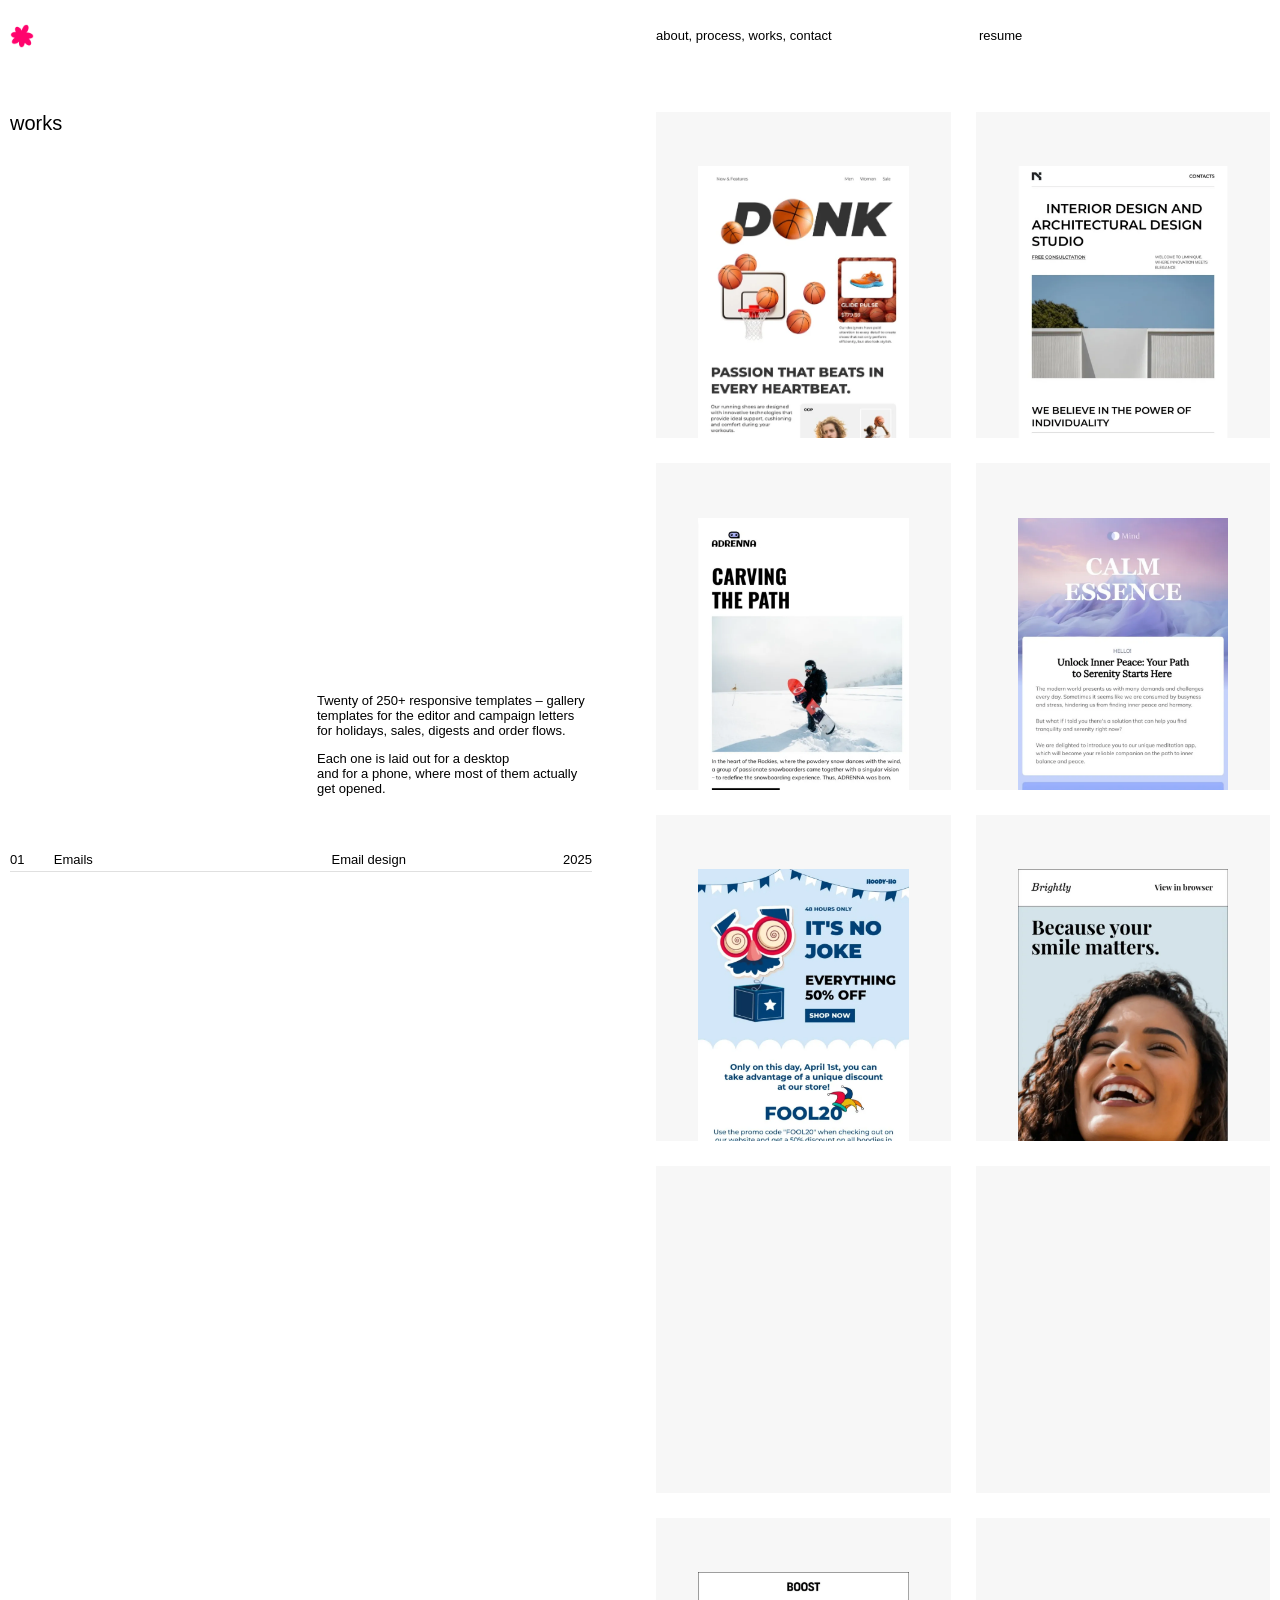
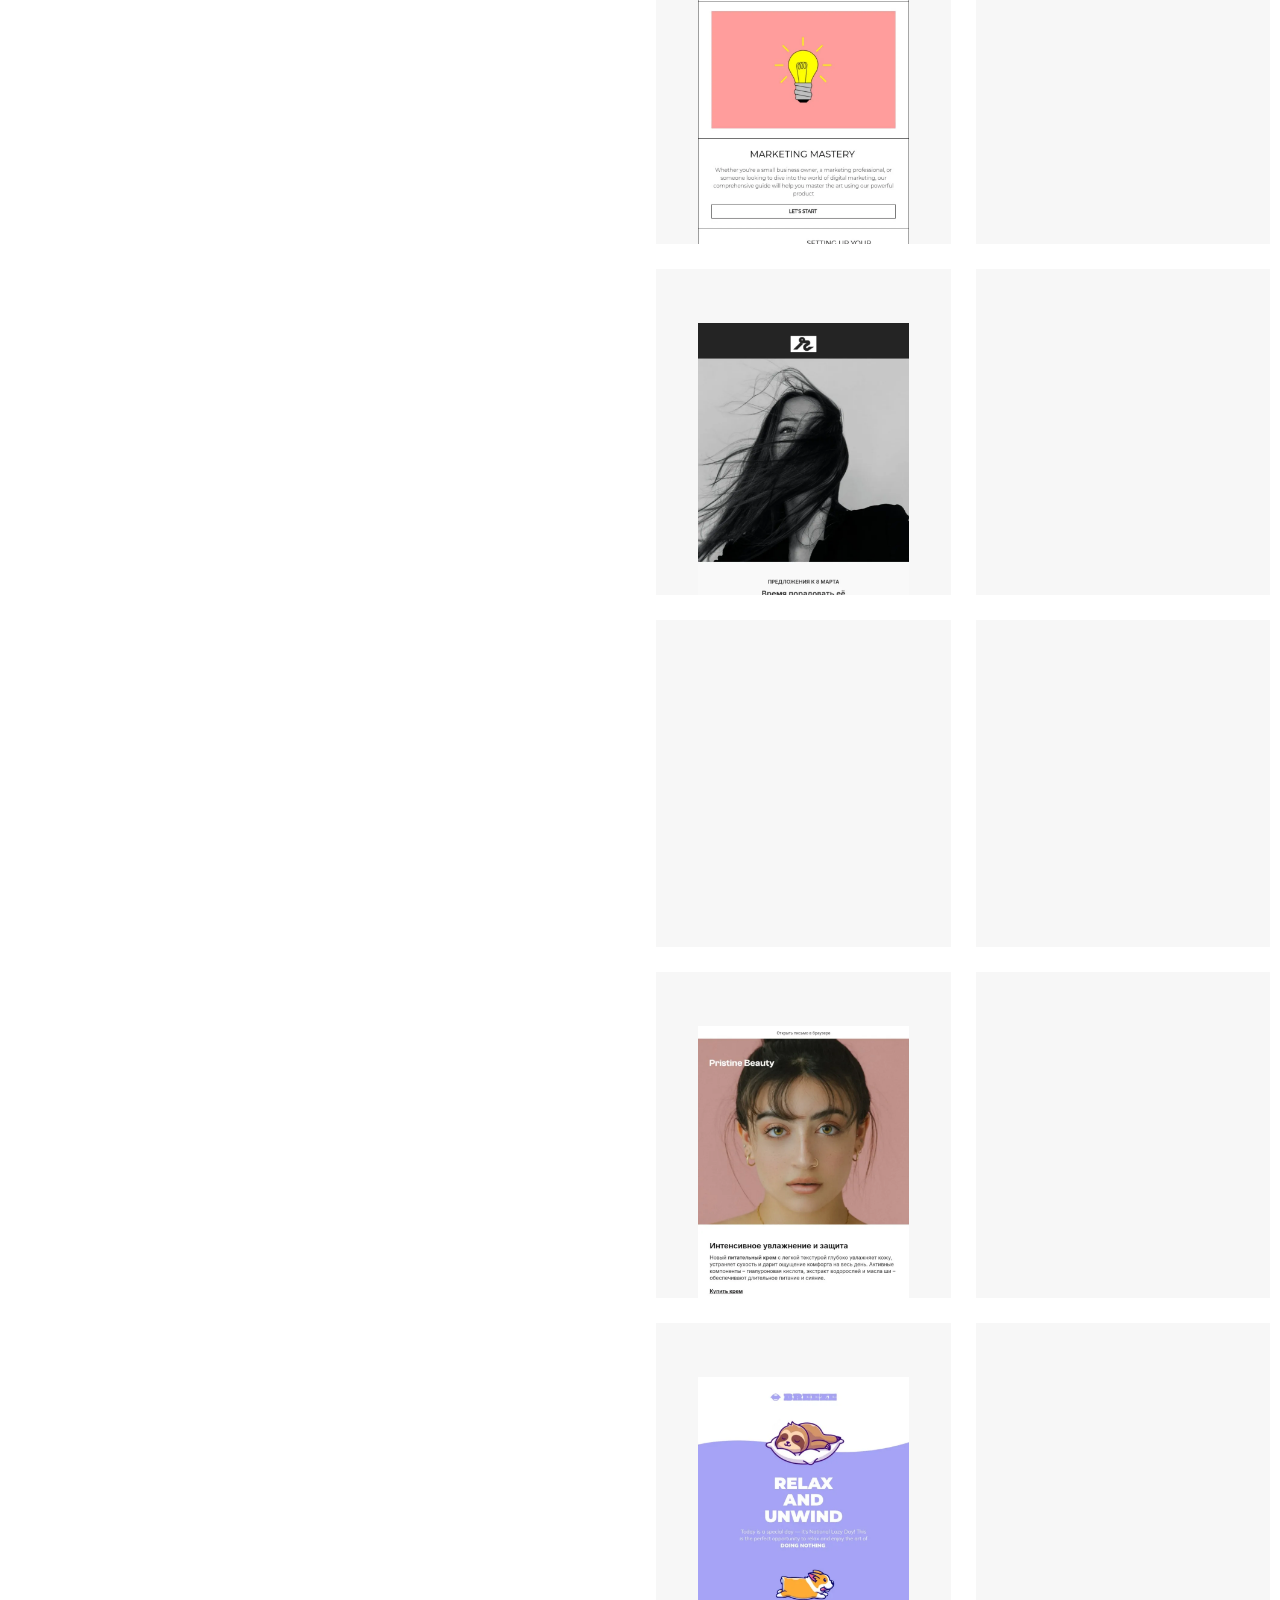
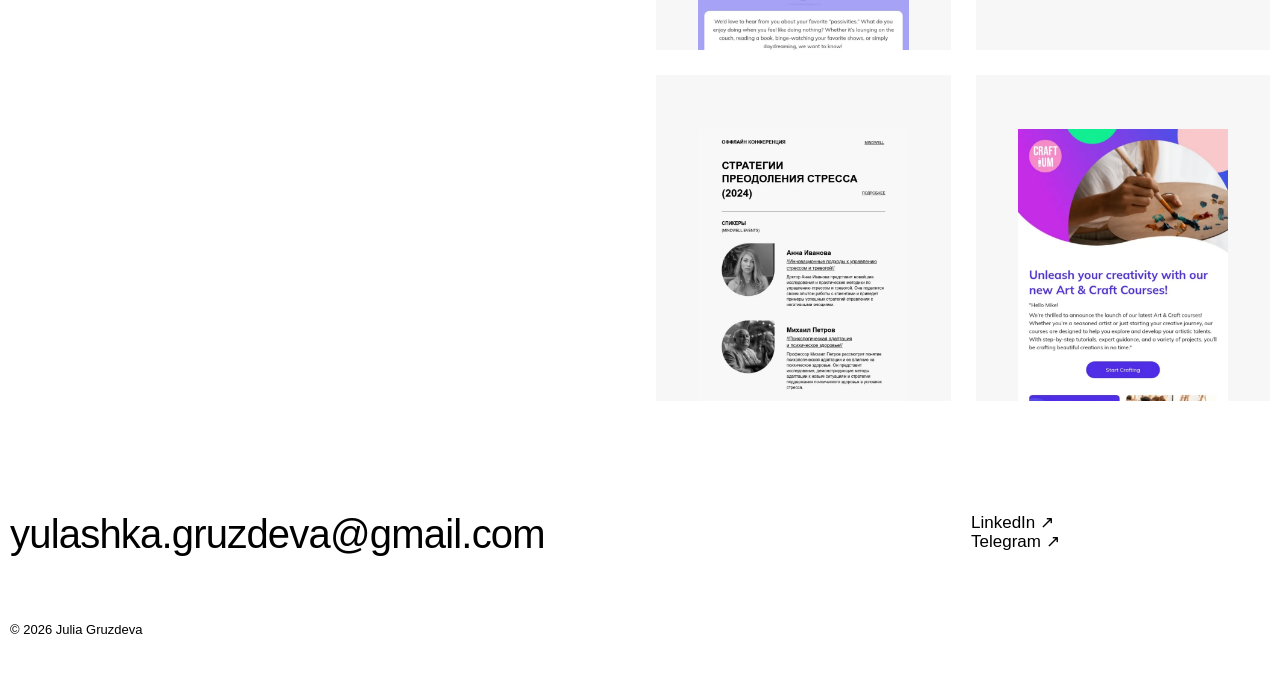
<file: work/email-design/index.html>
<!DOCTYPE html><html lang="en"><head><meta charset="utf-8"><meta name="viewport" content="width=device-width, initial-scale=1"><!-- NDA: не убирать, пока Юля не скажет «согласовано, открываем» --><meta name="robots" content="noindex, nofollow"><title>Email design – Julia Gruzdeva</title><meta name="description" content="Responsive email templates for the template gallery of an email editor and for brand campaigns – holidays, sales, digests, order flows. Each one built for desktop and mobile."><!-- Иконка вкладки: розовый цветок (решение Юли 08.11.2026) --><link rel="icon" type="image/png" href="/favicon.png"><link rel="apple-touch-icon" href="/favicon.png"><!-- Вступление на главной: включаем до отрисовки, чтобы не мигало финальное состояние --><style>html.lenis,html.lenis body{height:auto}.lenis:not(.lenis-autoToggle).lenis-stopped{overflow:clip}.lenis [data-lenis-prevent],.lenis [data-lenis-prevent-wheel],.lenis [data-lenis-prevent-touch],.lenis [data-lenis-prevent-vertical],.lenis [data-lenis-prevent-horizontal]{overscroll-behavior:contain}.lenis.lenis-smooth iframe{pointer-events:none}.lenis.lenis-autoToggle{transition-behavior:allow-discrete;transition-property:overflow;transition-duration:1ms}
</style><link rel="stylesheet" href="/_astro/TopBar.B1P4FgO7.css"><link rel="stylesheet" href="/_astro/Contact.zpsxE9Nk.css"></head><body><header class="top wrap" data-topbar data-astro-cid-nazmfhjt><a class="t-caption top-logo" href="/#top" data-astro-cid-nazmfhjt><img src="/favicon.png" alt="" width="256" height="256" data-astro-cid-nazmfhjt><span class="visually-hidden" data-astro-cid-nazmfhjt>Julia Gruzdeva – to the top</span></a><nav class="t-caption top-nav" aria-label="Main" data-astro-cid-nazmfhjt><a href="/#about" data-astro-cid-nazmfhjt>about</a>, <a href="/#process" data-astro-cid-nazmfhjt>process</a>, <a href="/#work" data-astro-cid-nazmfhjt>works</a>, <a href="/contact" data-astro-cid-nazmfhjt>contact</a><span class="top-cv-nav" data-astro-cid-nazmfhjt>, <button type="button" data-cv-open data-astro-cid-nazmfhjt>resume</button></span></nav><button class="t-caption top-cv" type="button" data-cv-open data-astro-cid-nazmfhjt>resume</button></header><dialog class="cv" data-cv aria-label="Resume – Julia Gruzdeva" data-astro-cid-zsqrgqoq><div class="cv-sheet" data-lenis-prevent data-astro-cid-zsqrgqoq><div class="wrap cv-page" data-astro-cid-zsqrgqoq><div class="cv-top" data-astro-cid-zsqrgqoq><button class="cv-back" type="button" data-cv-close data-astro-cid-zsqrgqoq><img src="/favicon.png" alt="" width="256" height="256" data-astro-cid-zsqrgqoq><span class="visually-hidden" data-astro-cid-zsqrgqoq>Back to the site</span></button><button class="cv-close" type="button" data-cv-close data-astro-cid-zsqrgqoq>close</button></div><div class="cv-intro" data-astro-cid-zsqrgqoq><div class="cv-who" data-astro-cid-zsqrgqoq><h2 class="t-headline cv-headline" data-astro-cid-zsqrgqoq>Hello! I&#39;m Julia Gruzdeva – product designer.</h2><p class="t-caption cv-place" data-astro-cid-zsqrgqoq>Batumi, Georgia · UTC+4 · remote</p></div><img class="cv-photo" src="/images/julia.webp" alt="Julia Gruzdeva" width="560" height="560" loading="lazy" decoding="async" data-astro-cid-zsqrgqoq></div><section class="cv-row" data-astro-cid-zsqrgqoq><h3 class="t-title cv-label" data-astro-cid-zsqrgqoq>About me</h3><div class="cv-main" data-astro-cid-zsqrgqoq><p class="t-text" data-astro-cid-zsqrgqoq>Product and UX/UI designer with three years in complex B2B SaaS. I design interfaces with dozens of states, rules and edge cases, work on design systems at code level, and turn business goals into clear user flows together with product managers and engineers. My focus is the logic behind the screen: scenarios, states and every edge case are worked out before anything is drawn – so the team doesn&#39;t meet them after release. I work AI-first – I build interactive prototypes in Claude Code on the production component library, so engineers get working code instead of mockups and features are approved in weeks, not months.</p></div></section><section class="cv-row" data-astro-cid-zsqrgqoq><h3 class="t-title cv-label" data-astro-cid-zsqrgqoq>Contacts</h3><div class="cv-main cv-links" data-astro-cid-zsqrgqoq><p class="t-text cv-link" data-astro-cid-zsqrgqoq><span class="cv-dim" data-astro-cid-zsqrgqoq>LinkedIn:</span> <a href="https://www.linkedin.com/in/jula-gruzdeva/" target="_blank" rel="noopener" data-astro-cid-zsqrgqoq>linkedin.com/in/jula-gruzdeva ↗</a></p><p class="t-text cv-link" data-astro-cid-zsqrgqoq><span class="cv-dim" data-astro-cid-zsqrgqoq>Telegram:</span> <a href="https://t.me/jula_gruzdeva" target="_blank" rel="noopener" data-astro-cid-zsqrgqoq>@jula_gruzdeva ↗</a></p><p class="t-text cv-link" data-astro-cid-zsqrgqoq><span class="cv-dim" data-astro-cid-zsqrgqoq>Email:</span> <a href="mailto:yulashka.gruzdeva@gmail.com" data-astro-cid-zsqrgqoq>yulashka.gruzdeva@gmail.com</a></p></div></section><section class="cv-row" data-astro-cid-zsqrgqoq><h3 class="t-title cv-label" data-astro-cid-zsqrgqoq>Competences</h3><div class="cv-main" data-astro-cid-zsqrgqoq><p class="t-text" data-astro-cid-zsqrgqoq>I hand over high-fidelity UI, interactive prototypes and specs with acceptance criteria – and stay with engineering until release, with a design review of what was built. In a design system I work down to token scales and components documented in Storybook, with full state coverage and keyboard access. Tools: Figma and Claude Code.</p></div><ul class="cv-aside t-text" data-astro-cid-zsqrgqoq><li data-astro-cid-zsqrgqoq>Product design</li><li data-astro-cid-zsqrgqoq>Complex UX</li><li data-astro-cid-zsqrgqoq>Design systems</li><li data-astro-cid-zsqrgqoq>AI prototyping</li><li data-astro-cid-zsqrgqoq>Email design</li><li data-astro-cid-zsqrgqoq>Web design</li></ul></section><section class="cv-row" data-astro-cid-zsqrgqoq><h3 class="t-title cv-label" data-astro-cid-zsqrgqoq>Experience</h3><div class="cv-main cv-jobs" data-astro-cid-zsqrgqoq><div class="cv-job" data-astro-cid-zsqrgqoq><p class="t-data cv-job-head" data-astro-cid-zsqrgqoq>Product designer<span class="cv-job-when t-text" data-astro-cid-zsqrgqoq>2025 – 2026</span></p><p class="t-text cv-job-org" data-astro-cid-zsqrgqoq>A SaaS company in email marketing</p><ul class="t-text cv-points" data-astro-cid-zsqrgqoq><li data-astro-cid-zsqrgqoq>End-to-end design of complex B2B SaaS features – from user flows, system states and edge cases to high-fidelity UI, interactive prototypes and developer-ready specs with acceptance criteria.</li><li data-astro-cid-zsqrgqoq>Redesigned the whole customer account of a transactional email service in 5 months – sign-up, onboarding, sending domains, event history, projects and DMARC monitoring, for web and mobile, in light and dark themes. In production.</li><li data-astro-cid-zsqrgqoq>Designed core capabilities of an automation builder for scenarios with 50+ blocks – canvas minimap, smart guides with soft snapping, and a notification system built from support requests.</li><li data-astro-cid-zsqrgqoq>Designed activation flows – a launch checklist that leads new users to their first live scenario, and an entry point from segments into automations. Both in production.</li><li data-astro-cid-zsqrgqoq>Work AI-first – interactive prototypes in Claude Code on the production component library, which cut the path from task to approved solution from months to two or three weeks.</li><li data-astro-cid-zsqrgqoq>Owned a foundation area of a design system overhaul – shadows, overlays and layering: audit, token scales, 11 tokens shipped and 16 components rebuilt with full state coverage, keyboard access and Storybook documentation.</li><li data-astro-cid-zsqrgqoq>Designed data-heavy interfaces – an SMS analytics dashboard with tables, filters, aggregated reports, exports, and loading, empty and error states.</li></ul></div><div class="cv-job" data-astro-cid-zsqrgqoq><p class="t-data cv-job-head" data-astro-cid-zsqrgqoq>Designer, email and web<span class="cv-job-when t-text" data-astro-cid-zsqrgqoq>2023 – 2025</span></p><p class="t-text cv-job-org" data-astro-cid-zsqrgqoq>Same company</p><ul class="t-text cv-points" data-astro-cid-zsqrgqoq><li data-astro-cid-zsqrgqoq>Designed 250+ responsive email templates for the products&#39; template galleries, and campaign creatives for Russian-speaking and international markets.</li><li data-astro-cid-zsqrgqoq>Redesigned an 11-page product marketing site with an updated UI kit and developer documentation, in light and dark themes.</li><li data-astro-cid-zsqrgqoq>Used generative AI in visual production – 3D objects and a mascot for an ad campaign, illustrations for the site.</li><li data-astro-cid-zsqrgqoq>Moved into the product team in 2025.</li></ul></div></div></section><section class="cv-row" data-astro-cid-zsqrgqoq><h3 class="t-title cv-label" data-astro-cid-zsqrgqoq>Education</h3><div class="cv-main cv-rows" data-astro-cid-zsqrgqoq><div class="cv-line" data-astro-cid-zsqrgqoq><p class="t-text" data-astro-cid-zsqrgqoq>Peter the Great St. Petersburg Polytechnic University<br data-astro-cid-zsqrgqoq><span class="cv-dim" data-astro-cid-zsqrgqoq>Bachelor&#39;s degree, Information Technology</span></p><p class="t-text cv-when" data-astro-cid-zsqrgqoq>2021 – 2026</p></div></div></section><section class="cv-row" data-astro-cid-zsqrgqoq><h3 class="t-title cv-label" data-astro-cid-zsqrgqoq>Languages</h3><div class="cv-main cv-rows" data-astro-cid-zsqrgqoq><div class="cv-line" data-astro-cid-zsqrgqoq><p class="t-text" data-astro-cid-zsqrgqoq>Russian</p><p class="t-text cv-when" data-astro-cid-zsqrgqoq>Native</p></div><div class="cv-line" data-astro-cid-zsqrgqoq><p class="t-text" data-astro-cid-zsqrgqoq>English</p><p class="t-text cv-when" data-astro-cid-zsqrgqoq>Working proficiency</p></div></div></section></div></div></dialog><script type="module" src="/_astro/Resume.astro_astro_type_script_index_0_lang.Bk0ro4QS.js"></script><main><section class="work wrap" aria-labelledby="work-title" data-work data-astro-cid-t3eiqlen><i class="work-anchor" id="work" aria-hidden="true" data-astro-cid-t3eiqlen></i><div class="work-body" data-astro-cid-t3eiqlen><div class="work-side" data-astro-cid-t3eiqlen><div class="work-head" data-astro-cid-t3eiqlen><h2 class="t-title work-word" id="work-title" data-astro-cid-t3eiqlen>works</h2><div class="work-sums" data-astro-cid-t3eiqlen><div class="t-caption work-summary is-live" data-sum="emails" data-astro-cid-t3eiqlen><p data-astro-cid-t3eiqlen>Twenty of 250+ responsive templates – gallery templates for the editor and campaign letters for holidays, sales, digests and order flows.</p><p data-astro-cid-t3eiqlen>Each one is laid out for a desktop and for a phone, where most of them actually get opened.</p></div></div></div><ol class="work-list t-caption" data-astro-cid-t3eiqlen><li class="is-live" data-row="emails" data-astro-cid-t3eiqlen><a href="#w-emails" data-astro-cid-t3eiqlen><span class="work-num" data-astro-cid-t3eiqlen>01</span><span class="work-name" data-astro-cid-t3eiqlen>Emails</span><span class="work-cat" data-astro-cid-t3eiqlen>Email design</span><span class="work-year" data-astro-cid-t3eiqlen>2025</span></a></li></ol></div><div class="work-images" data-astro-cid-t3eiqlen><div class="work-tile work-half" style="--shift:-73.26%;--dur:1.98s" id="w-emails" data-work-start="emails" data-astro-cid-t3eiqlen><img src="/images/work/email/email-01.webp" alt="Email template 1 of 20" width="517" height="2000" loading="eager" decoding="async" data-astro-cid-t3eiqlen></div><div class="work-tile work-half" style="--shift:-73.30%;--dur:1.99s" data-astro-cid-t3eiqlen><img src="/images/work/email/email-02.webp" alt="Email template 2 of 20" width="700" height="2712" loading="lazy" decoding="async" data-astro-cid-t3eiqlen></div><div class="work-tile work-half" style="--shift:-83.39%;--dur:3.63s" data-astro-cid-t3eiqlen><img src="/images/work/email/email-03.webp" alt="Email template 3 of 20" width="700" height="4358" loading="lazy" decoding="async" data-astro-cid-t3eiqlen></div><div class="work-tile work-half" style="--shift:-83.99%;--dur:3.80s" data-astro-cid-t3eiqlen><img src="/images/work/email/email-04.webp" alt="Email template 4 of 20" width="700" height="4522" loading="lazy" decoding="async" data-astro-cid-t3eiqlen></div><div class="work-tile work-half" style="--shift:-57.46%;--dur:0.98s" data-astro-cid-t3eiqlen><img src="/images/work/email/email-05.webp" alt="Email template 5 of 20" width="700" height="1702" loading="lazy" decoding="async" data-astro-cid-t3eiqlen></div><div class="work-tile work-half" style="--shift:-72.13%;--dur:1.87s" data-astro-cid-t3eiqlen><img src="/images/work/email/email-06.webp" alt="Email template 6 of 20" width="700" height="2598" loading="lazy" decoding="async" data-astro-cid-t3eiqlen></div><div class="work-tile work-half" style="--shift:-64.30%;--dur:1.30s" data-astro-cid-t3eiqlen><img src="/images/work/email/email-07.webp" alt="Email template 7 of 20" width="700" height="2028" loading="lazy" decoding="async" data-astro-cid-t3eiqlen></div><div class="work-tile work-half" style="--shift:-71.36%;--dur:1.80s" data-astro-cid-t3eiqlen><img src="/images/work/email/email-08.webp" alt="Email template 8 of 20" width="700" height="2528" loading="lazy" decoding="async" data-astro-cid-t3eiqlen></div><div class="work-tile work-half" style="--shift:-77.18%;--dur:2.45s" data-astro-cid-t3eiqlen><img src="/images/work/email/email-09.webp" alt="Email template 9 of 20" width="700" height="3172" loading="lazy" decoding="async" data-astro-cid-t3eiqlen></div><div class="work-tile work-half" style="--shift:-63.10%;--dur:1.24s" data-astro-cid-t3eiqlen><img src="/images/work/email/email-10.webp" alt="Email template 10 of 20" width="700" height="1962" loading="lazy" decoding="async" data-astro-cid-t3eiqlen></div><div class="work-tile work-half" style="--shift:-70.08%;--dur:1.70s" data-astro-cid-t3eiqlen><img src="/images/work/email/email-11.webp" alt="Email template 11 of 20" width="700" height="2420" loading="lazy" decoding="async" data-astro-cid-t3eiqlen></div><div class="work-tile work-half" style="--shift:-70.92%;--dur:1.77s" data-astro-cid-t3eiqlen><img src="/images/work/email/email-12.webp" alt="Email template 12 of 20" width="700" height="2490" loading="lazy" decoding="async" data-astro-cid-t3eiqlen></div><div class="work-tile work-half" style="--shift:-79.38%;--dur:2.79s" data-astro-cid-t3eiqlen><img src="/images/work/email/email-13.webp" alt="Email template 13 of 20" width="700" height="3512" loading="lazy" decoding="async" data-astro-cid-t3eiqlen></div><div class="work-tile work-half" style="--shift:-69.81%;--dur:1.67s" data-astro-cid-t3eiqlen><img src="/images/work/email/email-14.webp" alt="Email template 14 of 20" width="700" height="2398" loading="lazy" decoding="async" data-astro-cid-t3eiqlen></div><div class="work-tile work-half" style="--shift:-69.50%;--dur:1.65s" data-astro-cid-t3eiqlen><img src="/images/work/email/email-15.webp" alt="Email template 15 of 20" width="700" height="2374" loading="lazy" decoding="async" data-astro-cid-t3eiqlen></div><div class="work-tile work-half" style="--shift:-67.91%;--dur:1.53s" data-astro-cid-t3eiqlen><img src="/images/work/email/email-16.webp" alt="Email template 16 of 20" width="700" height="2256" loading="lazy" decoding="async" data-astro-cid-t3eiqlen></div><div class="work-tile work-half" style="--shift:-66.70%;--dur:1.45s" data-astro-cid-t3eiqlen><img src="/images/work/email/email-17.webp" alt="Email template 17 of 20" width="700" height="2174" loading="lazy" decoding="async" data-astro-cid-t3eiqlen></div><div class="work-tile work-half" style="--shift:-64.75%;--dur:1.33s" data-astro-cid-t3eiqlen><img src="/images/work/email/email-18.webp" alt="Email template 18 of 20" width="700" height="2054" loading="lazy" decoding="async" data-astro-cid-t3eiqlen></div><div class="work-tile work-half" style="--shift:-67.12%;--dur:1.48s" data-astro-cid-t3eiqlen><img src="/images/work/email/email-19.webp" alt="Email template 19 of 20" width="700" height="2202" loading="lazy" decoding="async" data-astro-cid-t3eiqlen></div><div class="work-tile work-half" style="--shift:-63.69%;--dur:1.27s" data-astro-cid-t3eiqlen><img src="/images/work/email/email-20.webp" alt="Email template 20 of 20" width="700" height="1994" loading="lazy" decoding="async" data-astro-cid-t3eiqlen></div></div></div></section><script type="module" src="/_astro/Work.astro_astro_type_script_index_0_lang.C612-Xgd.js"></script></main><footer class="contact wrap" aria-label="Contact" data-astro-cid-he3spzz3><div class="lanes contact-lanes" data-astro-cid-he3spzz3><div class="contact-who" data-astro-cid-he3spzz3><a class="t-headline contact-mail" href="mailto:yulashka.gruzdeva@gmail.com" data-astro-cid-he3spzz3>yulashka.gruzdeva@gmail.com</a></div><p class="t-data" data-astro-cid-he3spzz3><a href="https://www.linkedin.com/in/jula-gruzdeva/" target="_blank" rel="noopener" data-astro-cid-he3spzz3>LinkedIn ↗</a><br data-astro-cid-he3spzz3><a href="https://t.me/jula_gruzdeva" target="_blank" rel="noopener" data-astro-cid-he3spzz3>Telegram ↗</a></p></div><div class="lanes contact-foot" data-astro-cid-he3spzz3><p class="t-caption" data-astro-cid-he3spzz3>© 2026 Julia Gruzdeva</p></div></footer><script type="module" src="/_astro/Base.astro_astro_type_script_index_0_lang.paRQrTUy.js"></script></body></html>
</file>
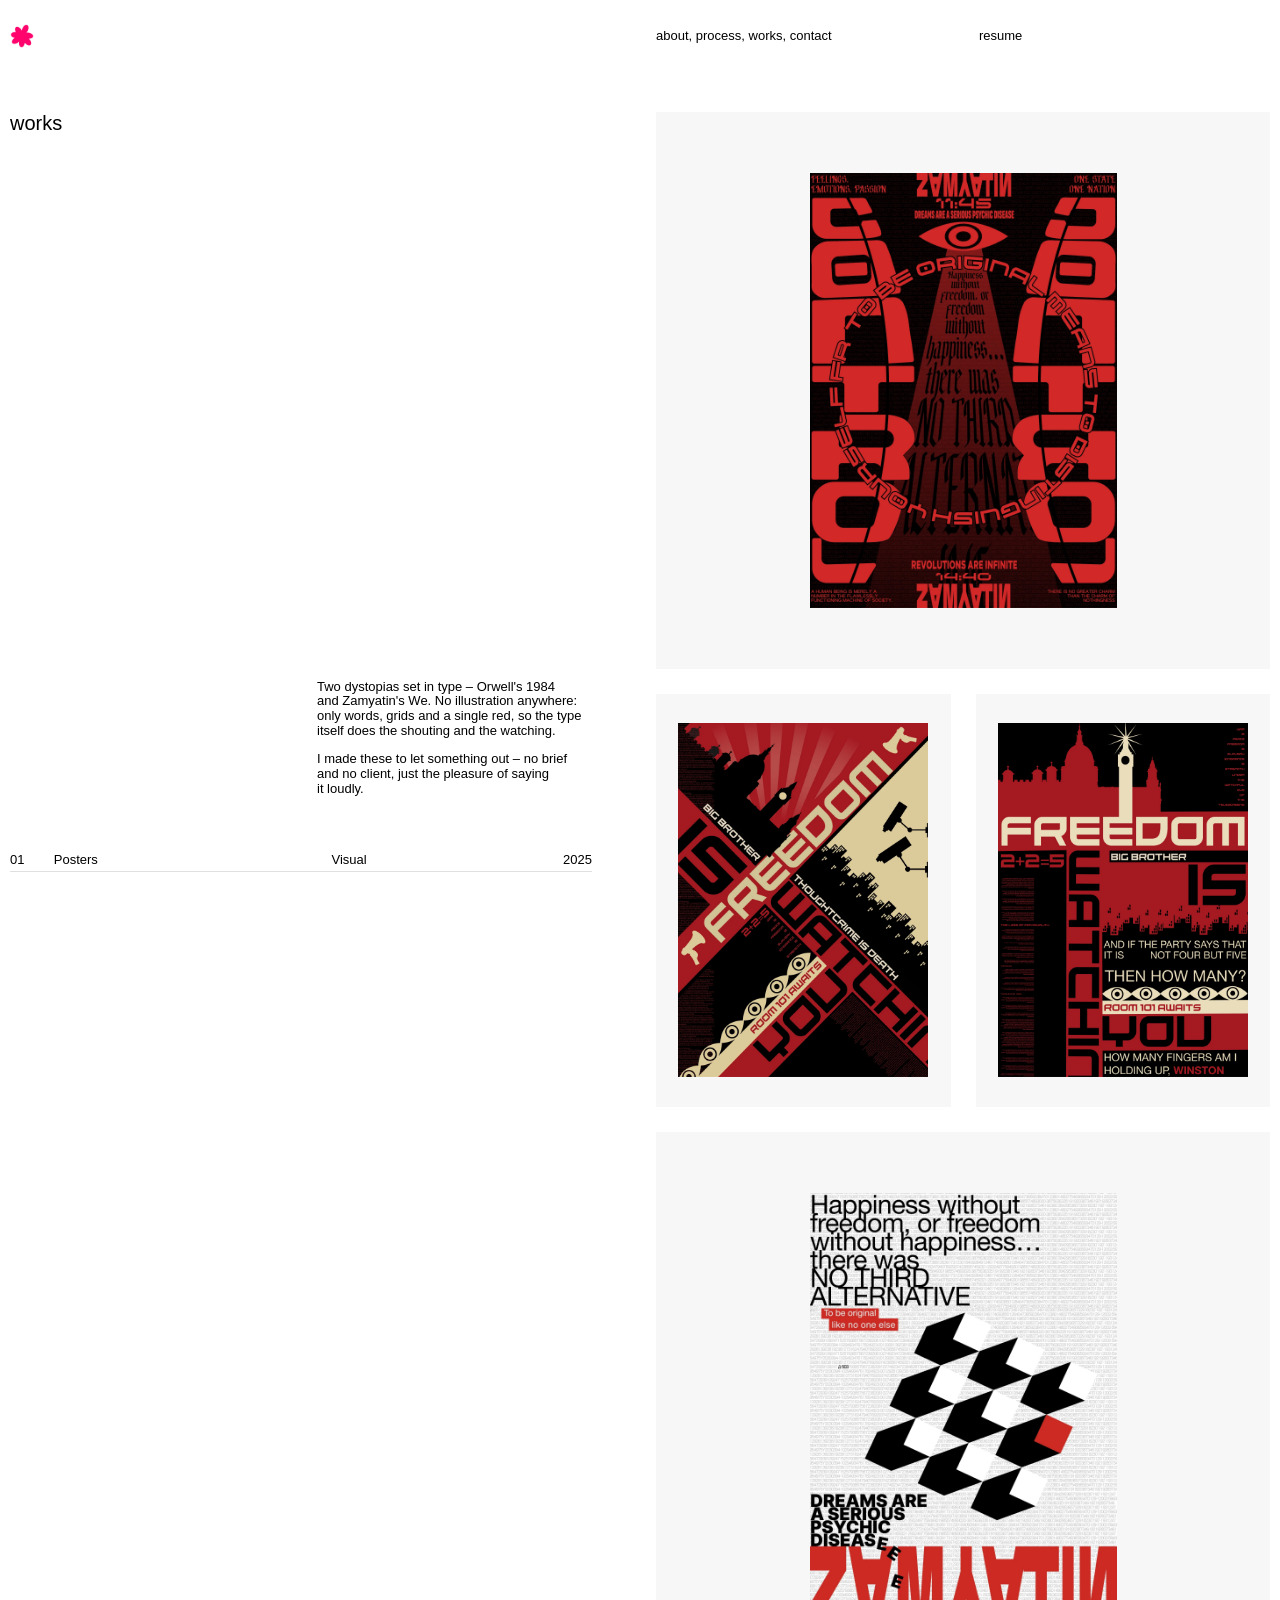
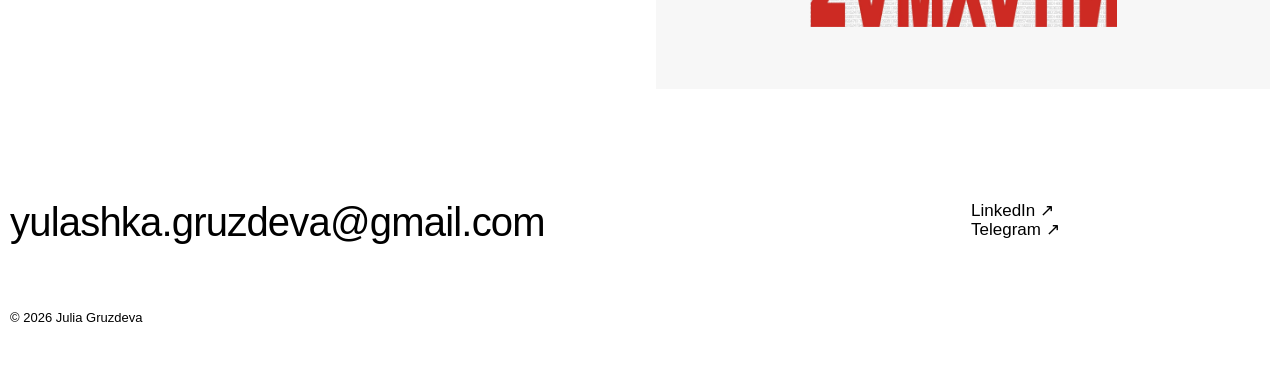
<file: work/posters/index.html>
<!DOCTYPE html><html lang="en"><head><meta charset="utf-8"><meta name="viewport" content="width=device-width, initial-scale=1"><!-- NDA: не убирать, пока Юля не скажет «согласовано, открываем» --><meta name="robots" content="noindex, nofollow"><title>Visual – Julia Gruzdeva</title><meta name="description" content="Two dystopias set in type – Orwell's 1984 and Zamyatin's We. No illustration anywhere: only words, grids and a single red."><!-- Иконка вкладки: розовый цветок (решение Юли 08.11.2026) --><link rel="icon" type="image/png" href="/favicon.png"><link rel="apple-touch-icon" href="/favicon.png"><!-- Вступление на главной: включаем до отрисовки, чтобы не мигало финальное состояние --><style>html.lenis,html.lenis body{height:auto}.lenis:not(.lenis-autoToggle).lenis-stopped{overflow:clip}.lenis [data-lenis-prevent],.lenis [data-lenis-prevent-wheel],.lenis [data-lenis-prevent-touch],.lenis [data-lenis-prevent-vertical],.lenis [data-lenis-prevent-horizontal]{overscroll-behavior:contain}.lenis.lenis-smooth iframe{pointer-events:none}.lenis.lenis-autoToggle{transition-behavior:allow-discrete;transition-property:overflow;transition-duration:1ms}
</style><link rel="stylesheet" href="/_astro/TopBar.B1P4FgO7.css"><link rel="stylesheet" href="/_astro/Contact.zpsxE9Nk.css"></head><body><header class="top wrap" data-topbar data-astro-cid-nazmfhjt><a class="t-caption top-logo" href="/#top" data-astro-cid-nazmfhjt><img src="/favicon.png" alt="" width="256" height="256" data-astro-cid-nazmfhjt><span class="visually-hidden" data-astro-cid-nazmfhjt>Julia Gruzdeva – to the top</span></a><nav class="t-caption top-nav" aria-label="Main" data-astro-cid-nazmfhjt><a href="/#about" data-astro-cid-nazmfhjt>about</a>, <a href="/#process" data-astro-cid-nazmfhjt>process</a>, <a href="/#work" data-astro-cid-nazmfhjt>works</a>, <a href="/contact" data-astro-cid-nazmfhjt>contact</a><span class="top-cv-nav" data-astro-cid-nazmfhjt>, <button type="button" data-cv-open data-astro-cid-nazmfhjt>resume</button></span></nav><button class="t-caption top-cv" type="button" data-cv-open data-astro-cid-nazmfhjt>resume</button></header><dialog class="cv" data-cv aria-label="Resume – Julia Gruzdeva" data-astro-cid-zsqrgqoq><div class="cv-sheet" data-lenis-prevent data-astro-cid-zsqrgqoq><div class="wrap cv-page" data-astro-cid-zsqrgqoq><div class="cv-top" data-astro-cid-zsqrgqoq><button class="cv-back" type="button" data-cv-close data-astro-cid-zsqrgqoq><img src="/favicon.png" alt="" width="256" height="256" data-astro-cid-zsqrgqoq><span class="visually-hidden" data-astro-cid-zsqrgqoq>Back to the site</span></button><button class="cv-close" type="button" data-cv-close data-astro-cid-zsqrgqoq>close</button></div><div class="cv-intro" data-astro-cid-zsqrgqoq><div class="cv-who" data-astro-cid-zsqrgqoq><h2 class="t-headline cv-headline" data-astro-cid-zsqrgqoq>Hello! I&#39;m Julia Gruzdeva – product designer.</h2><p class="t-caption cv-place" data-astro-cid-zsqrgqoq>Batumi, Georgia · UTC+4 · remote</p></div><img class="cv-photo" src="/images/julia.webp" alt="Julia Gruzdeva" width="560" height="560" loading="lazy" decoding="async" data-astro-cid-zsqrgqoq></div><section class="cv-row" data-astro-cid-zsqrgqoq><h3 class="t-title cv-label" data-astro-cid-zsqrgqoq>About me</h3><div class="cv-main" data-astro-cid-zsqrgqoq><p class="t-text" data-astro-cid-zsqrgqoq>Product and UX/UI designer with three years in complex B2B SaaS. I design interfaces with dozens of states, rules and edge cases, work on design systems at code level, and turn business goals into clear user flows together with product managers and engineers. My focus is the logic behind the screen: scenarios, states and every edge case are worked out before anything is drawn – so the team doesn&#39;t meet them after release. I work AI-first – I build interactive prototypes in Claude Code on the production component library, so engineers get working code instead of mockups and features are approved in weeks, not months.</p></div></section><section class="cv-row" data-astro-cid-zsqrgqoq><h3 class="t-title cv-label" data-astro-cid-zsqrgqoq>Contacts</h3><div class="cv-main cv-links" data-astro-cid-zsqrgqoq><p class="t-text cv-link" data-astro-cid-zsqrgqoq><span class="cv-dim" data-astro-cid-zsqrgqoq>LinkedIn:</span> <a href="https://www.linkedin.com/in/jula-gruzdeva/" target="_blank" rel="noopener" data-astro-cid-zsqrgqoq>linkedin.com/in/jula-gruzdeva ↗</a></p><p class="t-text cv-link" data-astro-cid-zsqrgqoq><span class="cv-dim" data-astro-cid-zsqrgqoq>Telegram:</span> <a href="https://t.me/jula_gruzdeva" target="_blank" rel="noopener" data-astro-cid-zsqrgqoq>@jula_gruzdeva ↗</a></p><p class="t-text cv-link" data-astro-cid-zsqrgqoq><span class="cv-dim" data-astro-cid-zsqrgqoq>Email:</span> <a href="mailto:yulashka.gruzdeva@gmail.com" data-astro-cid-zsqrgqoq>yulashka.gruzdeva@gmail.com</a></p></div></section><section class="cv-row" data-astro-cid-zsqrgqoq><h3 class="t-title cv-label" data-astro-cid-zsqrgqoq>Competences</h3><div class="cv-main" data-astro-cid-zsqrgqoq><p class="t-text" data-astro-cid-zsqrgqoq>I hand over high-fidelity UI, interactive prototypes and specs with acceptance criteria – and stay with engineering until release, with a design review of what was built. In a design system I work down to token scales and components documented in Storybook, with full state coverage and keyboard access. Tools: Figma and Claude Code.</p></div><ul class="cv-aside t-text" data-astro-cid-zsqrgqoq><li data-astro-cid-zsqrgqoq>Product design</li><li data-astro-cid-zsqrgqoq>Complex UX</li><li data-astro-cid-zsqrgqoq>Design systems</li><li data-astro-cid-zsqrgqoq>AI prototyping</li><li data-astro-cid-zsqrgqoq>Email design</li><li data-astro-cid-zsqrgqoq>Web design</li></ul></section><section class="cv-row" data-astro-cid-zsqrgqoq><h3 class="t-title cv-label" data-astro-cid-zsqrgqoq>Experience</h3><div class="cv-main cv-jobs" data-astro-cid-zsqrgqoq><div class="cv-job" data-astro-cid-zsqrgqoq><p class="t-data cv-job-head" data-astro-cid-zsqrgqoq>Product designer<span class="cv-job-when t-text" data-astro-cid-zsqrgqoq>2025 – 2026</span></p><p class="t-text cv-job-org" data-astro-cid-zsqrgqoq>A SaaS company in email marketing</p><ul class="t-text cv-points" data-astro-cid-zsqrgqoq><li data-astro-cid-zsqrgqoq>End-to-end design of complex B2B SaaS features – from user flows, system states and edge cases to high-fidelity UI, interactive prototypes and developer-ready specs with acceptance criteria.</li><li data-astro-cid-zsqrgqoq>Redesigned the whole customer account of a transactional email service in 5 months – sign-up, onboarding, sending domains, event history, projects and DMARC monitoring, for web and mobile, in light and dark themes. In production.</li><li data-astro-cid-zsqrgqoq>Designed core capabilities of an automation builder for scenarios with 50+ blocks – canvas minimap, smart guides with soft snapping, and a notification system built from support requests.</li><li data-astro-cid-zsqrgqoq>Designed activation flows – a launch checklist that leads new users to their first live scenario, and an entry point from segments into automations. Both in production.</li><li data-astro-cid-zsqrgqoq>Work AI-first – interactive prototypes in Claude Code on the production component library, which cut the path from task to approved solution from months to two or three weeks.</li><li data-astro-cid-zsqrgqoq>Owned a foundation area of a design system overhaul – shadows, overlays and layering: audit, token scales, 11 tokens shipped and 16 components rebuilt with full state coverage, keyboard access and Storybook documentation.</li><li data-astro-cid-zsqrgqoq>Designed data-heavy interfaces – an SMS analytics dashboard with tables, filters, aggregated reports, exports, and loading, empty and error states.</li></ul></div><div class="cv-job" data-astro-cid-zsqrgqoq><p class="t-data cv-job-head" data-astro-cid-zsqrgqoq>Designer, email and web<span class="cv-job-when t-text" data-astro-cid-zsqrgqoq>2023 – 2025</span></p><p class="t-text cv-job-org" data-astro-cid-zsqrgqoq>Same company</p><ul class="t-text cv-points" data-astro-cid-zsqrgqoq><li data-astro-cid-zsqrgqoq>Designed 250+ responsive email templates for the products&#39; template galleries, and campaign creatives for Russian-speaking and international markets.</li><li data-astro-cid-zsqrgqoq>Redesigned an 11-page product marketing site with an updated UI kit and developer documentation, in light and dark themes.</li><li data-astro-cid-zsqrgqoq>Used generative AI in visual production – 3D objects and a mascot for an ad campaign, illustrations for the site.</li><li data-astro-cid-zsqrgqoq>Moved into the product team in 2025.</li></ul></div></div></section><section class="cv-row" data-astro-cid-zsqrgqoq><h3 class="t-title cv-label" data-astro-cid-zsqrgqoq>Education</h3><div class="cv-main cv-rows" data-astro-cid-zsqrgqoq><div class="cv-line" data-astro-cid-zsqrgqoq><p class="t-text" data-astro-cid-zsqrgqoq>Peter the Great St. Petersburg Polytechnic University<br data-astro-cid-zsqrgqoq><span class="cv-dim" data-astro-cid-zsqrgqoq>Bachelor&#39;s degree, Information Technology</span></p><p class="t-text cv-when" data-astro-cid-zsqrgqoq>2021 – 2026</p></div></div></section><section class="cv-row" data-astro-cid-zsqrgqoq><h3 class="t-title cv-label" data-astro-cid-zsqrgqoq>Languages</h3><div class="cv-main cv-rows" data-astro-cid-zsqrgqoq><div class="cv-line" data-astro-cid-zsqrgqoq><p class="t-text" data-astro-cid-zsqrgqoq>Russian</p><p class="t-text cv-when" data-astro-cid-zsqrgqoq>Native</p></div><div class="cv-line" data-astro-cid-zsqrgqoq><p class="t-text" data-astro-cid-zsqrgqoq>English</p><p class="t-text cv-when" data-astro-cid-zsqrgqoq>Working proficiency</p></div></div></section></div></div></dialog><script type="module" src="/_astro/Resume.astro_astro_type_script_index_0_lang.Bk0ro4QS.js"></script><main><section class="work wrap" aria-labelledby="work-title" data-work data-astro-cid-t3eiqlen><i class="work-anchor" id="work" aria-hidden="true" data-astro-cid-t3eiqlen></i><div class="work-body" data-astro-cid-t3eiqlen><div class="work-side" data-astro-cid-t3eiqlen><div class="work-head" data-astro-cid-t3eiqlen><h2 class="t-title work-word" id="work-title" data-astro-cid-t3eiqlen>works</h2><div class="work-sums" data-astro-cid-t3eiqlen><div class="t-caption work-summary is-live" data-sum="posters" data-astro-cid-t3eiqlen><p data-astro-cid-t3eiqlen>Two dystopias set in type – Orwell&#39;s 1984 and Zamyatin&#39;s We. No illustration anywhere: only words, grids and a single red, so the type itself does the shouting and the watching.</p><p data-astro-cid-t3eiqlen>I made these to let something out – no brief and no client, just the pleasure of saying it loudly.</p></div></div></div><ol class="work-list t-caption" data-astro-cid-t3eiqlen><li class="is-live" data-row="posters" data-astro-cid-t3eiqlen><a href="#w-posters" data-astro-cid-t3eiqlen><span class="work-num" data-astro-cid-t3eiqlen>01</span><span class="work-name" data-astro-cid-t3eiqlen>Posters</span><span class="work-cat" data-astro-cid-t3eiqlen>Visual</span><span class="work-year" data-astro-cid-t3eiqlen>2025</span></a></li></ol></div><div class="work-images" data-astro-cid-t3eiqlen><div class="work-pad" style="--fit:50%" id="w-posters" data-work-start="posters" data-astro-cid-t3eiqlen><img src="/images/work/posters/my.webp" alt="Poster for Zamyatin's We: an eye over a red corridor of type" width="1400" height="1980" loading="eager" decoding="async" data-astro-cid-t3eiqlen></div><div class="work-pad work-half" style="--fit:85%" data-astro-cid-t3eiqlen><img src="/images/work/posters/1996.webp" alt="Poster for Orwell's 1984: diagonal slogans across a red and black grid" width="1400" height="1980" loading="lazy" decoding="async" data-astro-cid-t3eiqlen></div><div class="work-pad work-half" style="--fit:85%" data-astro-cid-t3eiqlen><img src="/images/work/posters/1997.webp" alt="Poster for Orwell's 1984: the word Freedom over a city skyline" width="1400" height="1980" loading="lazy" decoding="async" data-astro-cid-t3eiqlen></div><div class="work-pad" style="--fit:50%" data-astro-cid-t3eiqlen><img src="/images/work/posters/my-2.webp" alt="Poster for Zamyatin's We: a quote over a black and white checkerboard" width="1400" height="1980" loading="lazy" decoding="async" data-astro-cid-t3eiqlen></div></div></div></section><script type="module" src="/_astro/Work.astro_astro_type_script_index_0_lang.C612-Xgd.js"></script></main><footer class="contact wrap" aria-label="Contact" data-astro-cid-he3spzz3><div class="lanes contact-lanes" data-astro-cid-he3spzz3><div class="contact-who" data-astro-cid-he3spzz3><a class="t-headline contact-mail" href="mailto:yulashka.gruzdeva@gmail.com" data-astro-cid-he3spzz3>yulashka.gruzdeva@gmail.com</a></div><p class="t-data" data-astro-cid-he3spzz3><a href="https://www.linkedin.com/in/jula-gruzdeva/" target="_blank" rel="noopener" data-astro-cid-he3spzz3>LinkedIn ↗</a><br data-astro-cid-he3spzz3><a href="https://t.me/jula_gruzdeva" target="_blank" rel="noopener" data-astro-cid-he3spzz3>Telegram ↗</a></p></div><div class="lanes contact-foot" data-astro-cid-he3spzz3><p class="t-caption" data-astro-cid-he3spzz3>© 2026 Julia Gruzdeva</p></div></footer><script type="module" src="/_astro/Base.astro_astro_type_script_index_0_lang.paRQrTUy.js"></script></body></html>
</file>
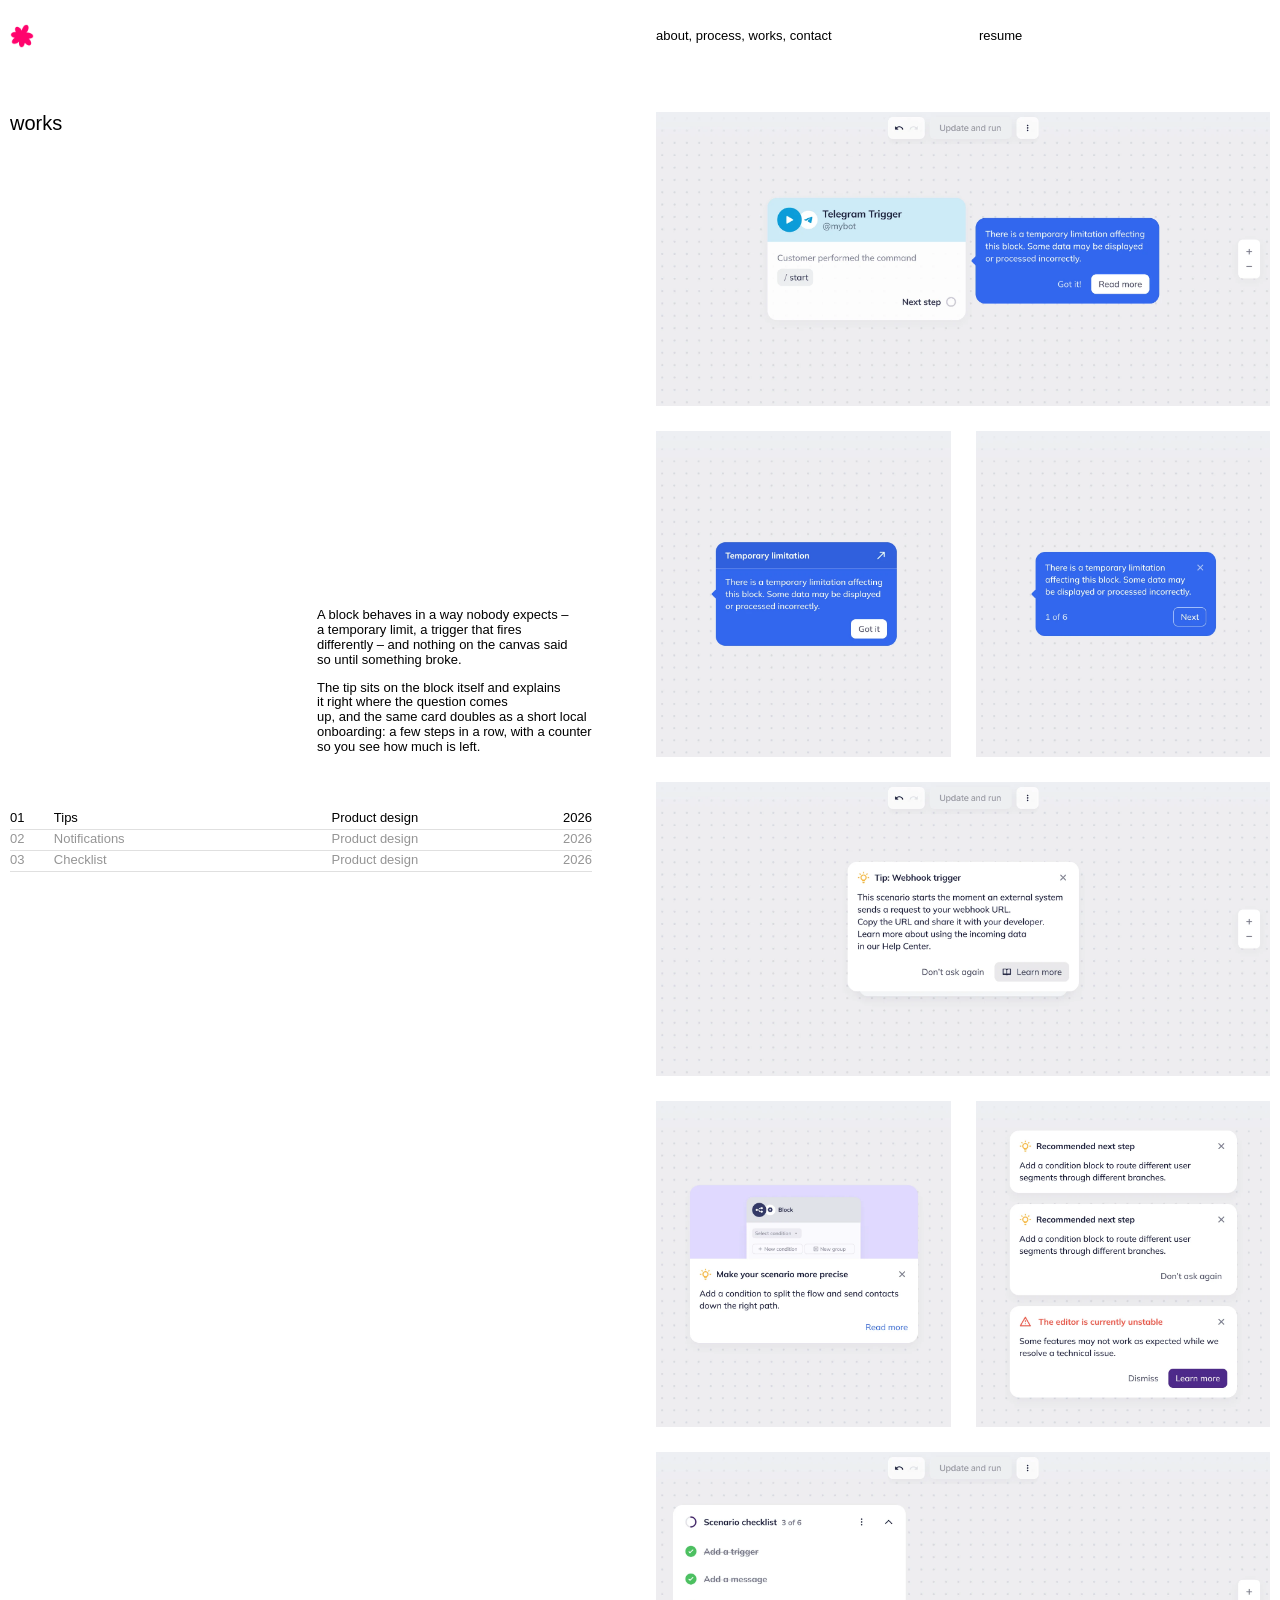
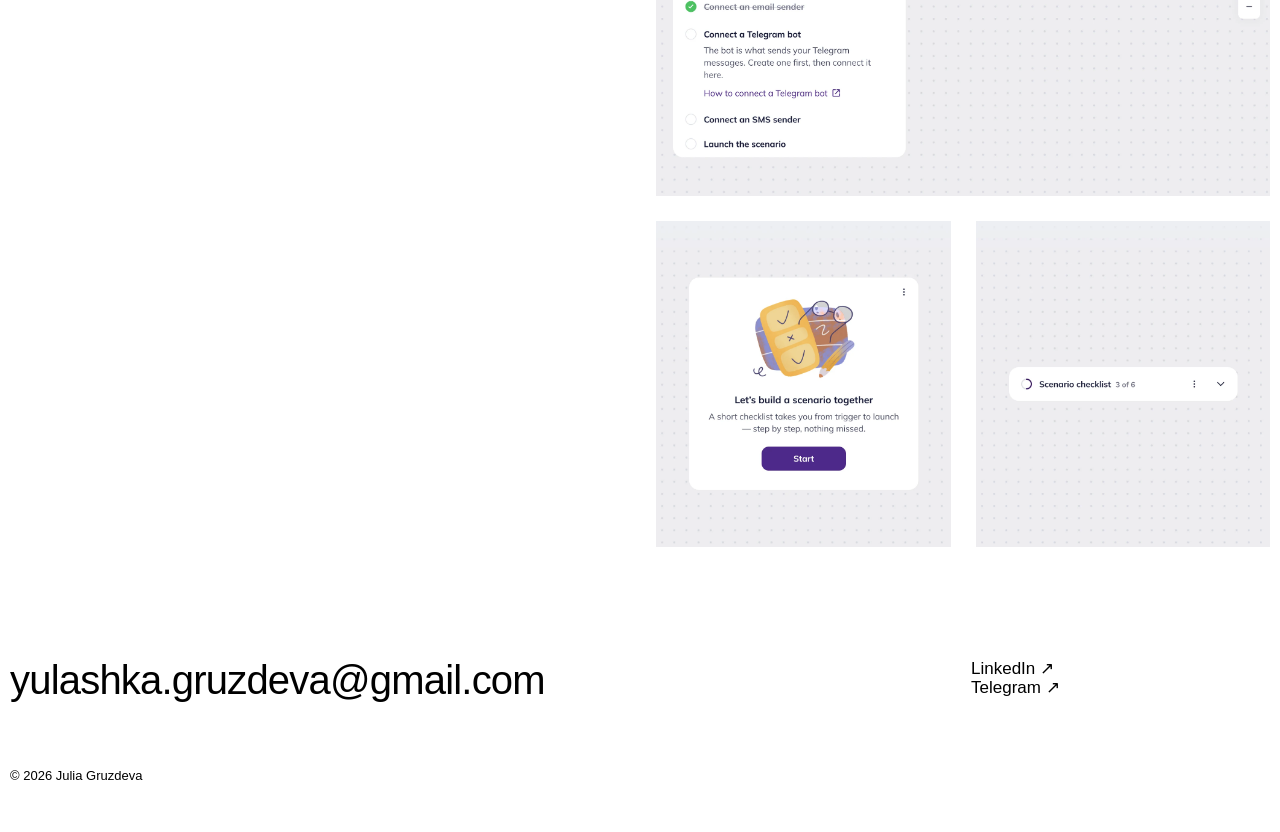
<file: work/product-design/index.html>
<!DOCTYPE html><html lang="en"><head><meta charset="utf-8"><meta name="viewport" content="width=device-width, initial-scale=1"><!-- NDA: не убирать, пока Юля не скажет «согласовано, открываем» --><meta name="robots" content="noindex, nofollow"><title>Product design – Julia Gruzdeva</title><meta name="description" content="A visual automation editor where one scenario can run to 50+ blocks. I worked on the places where people got stuck: a checklist that walks newcomers through building a real scenario, and a notification system that tells them what the canvas is doing."><!-- Иконка вкладки: розовый цветок (решение Юли 08.11.2026) --><link rel="icon" type="image/png" href="/favicon.png"><link rel="apple-touch-icon" href="/favicon.png"><!-- Вступление на главной: включаем до отрисовки, чтобы не мигало финальное состояние --><style>html.lenis,html.lenis body{height:auto}.lenis:not(.lenis-autoToggle).lenis-stopped{overflow:clip}.lenis [data-lenis-prevent],.lenis [data-lenis-prevent-wheel],.lenis [data-lenis-prevent-touch],.lenis [data-lenis-prevent-vertical],.lenis [data-lenis-prevent-horizontal]{overscroll-behavior:contain}.lenis.lenis-smooth iframe{pointer-events:none}.lenis.lenis-autoToggle{transition-behavior:allow-discrete;transition-property:overflow;transition-duration:1ms}
</style><link rel="stylesheet" href="/_astro/TopBar.B1P4FgO7.css"><link rel="stylesheet" href="/_astro/Contact.zpsxE9Nk.css"></head><body><header class="top wrap" data-topbar data-astro-cid-nazmfhjt><a class="t-caption top-logo" href="/#top" data-astro-cid-nazmfhjt><img src="/favicon.png" alt="" width="256" height="256" data-astro-cid-nazmfhjt><span class="visually-hidden" data-astro-cid-nazmfhjt>Julia Gruzdeva – to the top</span></a><nav class="t-caption top-nav" aria-label="Main" data-astro-cid-nazmfhjt><a href="/#about" data-astro-cid-nazmfhjt>about</a>, <a href="/#process" data-astro-cid-nazmfhjt>process</a>, <a href="/#work" data-astro-cid-nazmfhjt>works</a>, <a href="/contact" data-astro-cid-nazmfhjt>contact</a><span class="top-cv-nav" data-astro-cid-nazmfhjt>, <button type="button" data-cv-open data-astro-cid-nazmfhjt>resume</button></span></nav><button class="t-caption top-cv" type="button" data-cv-open data-astro-cid-nazmfhjt>resume</button></header><dialog class="cv" data-cv aria-label="Resume – Julia Gruzdeva" data-astro-cid-zsqrgqoq><div class="cv-sheet" data-lenis-prevent data-astro-cid-zsqrgqoq><div class="wrap cv-page" data-astro-cid-zsqrgqoq><div class="cv-top" data-astro-cid-zsqrgqoq><button class="cv-back" type="button" data-cv-close data-astro-cid-zsqrgqoq><img src="/favicon.png" alt="" width="256" height="256" data-astro-cid-zsqrgqoq><span class="visually-hidden" data-astro-cid-zsqrgqoq>Back to the site</span></button><button class="cv-close" type="button" data-cv-close data-astro-cid-zsqrgqoq>close</button></div><div class="cv-intro" data-astro-cid-zsqrgqoq><div class="cv-who" data-astro-cid-zsqrgqoq><h2 class="t-headline cv-headline" data-astro-cid-zsqrgqoq>Hello! I&#39;m Julia Gruzdeva – product designer.</h2><p class="t-caption cv-place" data-astro-cid-zsqrgqoq>Batumi, Georgia · UTC+4 · remote</p></div><img class="cv-photo" src="/images/julia.webp" alt="Julia Gruzdeva" width="560" height="560" loading="lazy" decoding="async" data-astro-cid-zsqrgqoq></div><section class="cv-row" data-astro-cid-zsqrgqoq><h3 class="t-title cv-label" data-astro-cid-zsqrgqoq>About me</h3><div class="cv-main" data-astro-cid-zsqrgqoq><p class="t-text" data-astro-cid-zsqrgqoq>Product and UX/UI designer with three years in complex B2B SaaS. I design interfaces with dozens of states, rules and edge cases, work on design systems at code level, and turn business goals into clear user flows together with product managers and engineers. My focus is the logic behind the screen: scenarios, states and every edge case are worked out before anything is drawn – so the team doesn&#39;t meet them after release. I work AI-first – I build interactive prototypes in Claude Code on the production component library, so engineers get working code instead of mockups and features are approved in weeks, not months.</p></div></section><section class="cv-row" data-astro-cid-zsqrgqoq><h3 class="t-title cv-label" data-astro-cid-zsqrgqoq>Contacts</h3><div class="cv-main cv-links" data-astro-cid-zsqrgqoq><p class="t-text cv-link" data-astro-cid-zsqrgqoq><span class="cv-dim" data-astro-cid-zsqrgqoq>LinkedIn:</span> <a href="https://www.linkedin.com/in/jula-gruzdeva/" target="_blank" rel="noopener" data-astro-cid-zsqrgqoq>linkedin.com/in/jula-gruzdeva ↗</a></p><p class="t-text cv-link" data-astro-cid-zsqrgqoq><span class="cv-dim" data-astro-cid-zsqrgqoq>Telegram:</span> <a href="https://t.me/jula_gruzdeva" target="_blank" rel="noopener" data-astro-cid-zsqrgqoq>@jula_gruzdeva ↗</a></p><p class="t-text cv-link" data-astro-cid-zsqrgqoq><span class="cv-dim" data-astro-cid-zsqrgqoq>Email:</span> <a href="mailto:yulashka.gruzdeva@gmail.com" data-astro-cid-zsqrgqoq>yulashka.gruzdeva@gmail.com</a></p></div></section><section class="cv-row" data-astro-cid-zsqrgqoq><h3 class="t-title cv-label" data-astro-cid-zsqrgqoq>Competences</h3><div class="cv-main" data-astro-cid-zsqrgqoq><p class="t-text" data-astro-cid-zsqrgqoq>I hand over high-fidelity UI, interactive prototypes and specs with acceptance criteria – and stay with engineering until release, with a design review of what was built. In a design system I work down to token scales and components documented in Storybook, with full state coverage and keyboard access. Tools: Figma and Claude Code.</p></div><ul class="cv-aside t-text" data-astro-cid-zsqrgqoq><li data-astro-cid-zsqrgqoq>Product design</li><li data-astro-cid-zsqrgqoq>Complex UX</li><li data-astro-cid-zsqrgqoq>Design systems</li><li data-astro-cid-zsqrgqoq>AI prototyping</li><li data-astro-cid-zsqrgqoq>Email design</li><li data-astro-cid-zsqrgqoq>Web design</li></ul></section><section class="cv-row" data-astro-cid-zsqrgqoq><h3 class="t-title cv-label" data-astro-cid-zsqrgqoq>Experience</h3><div class="cv-main cv-jobs" data-astro-cid-zsqrgqoq><div class="cv-job" data-astro-cid-zsqrgqoq><p class="t-data cv-job-head" data-astro-cid-zsqrgqoq>Product designer<span class="cv-job-when t-text" data-astro-cid-zsqrgqoq>2025 – 2026</span></p><p class="t-text cv-job-org" data-astro-cid-zsqrgqoq>A SaaS company in email marketing</p><ul class="t-text cv-points" data-astro-cid-zsqrgqoq><li data-astro-cid-zsqrgqoq>End-to-end design of complex B2B SaaS features – from user flows, system states and edge cases to high-fidelity UI, interactive prototypes and developer-ready specs with acceptance criteria.</li><li data-astro-cid-zsqrgqoq>Redesigned the whole customer account of a transactional email service in 5 months – sign-up, onboarding, sending domains, event history, projects and DMARC monitoring, for web and mobile, in light and dark themes. In production.</li><li data-astro-cid-zsqrgqoq>Designed core capabilities of an automation builder for scenarios with 50+ blocks – canvas minimap, smart guides with soft snapping, and a notification system built from support requests.</li><li data-astro-cid-zsqrgqoq>Designed activation flows – a launch checklist that leads new users to their first live scenario, and an entry point from segments into automations. Both in production.</li><li data-astro-cid-zsqrgqoq>Work AI-first – interactive prototypes in Claude Code on the production component library, which cut the path from task to approved solution from months to two or three weeks.</li><li data-astro-cid-zsqrgqoq>Owned a foundation area of a design system overhaul – shadows, overlays and layering: audit, token scales, 11 tokens shipped and 16 components rebuilt with full state coverage, keyboard access and Storybook documentation.</li><li data-astro-cid-zsqrgqoq>Designed data-heavy interfaces – an SMS analytics dashboard with tables, filters, aggregated reports, exports, and loading, empty and error states.</li></ul></div><div class="cv-job" data-astro-cid-zsqrgqoq><p class="t-data cv-job-head" data-astro-cid-zsqrgqoq>Designer, email and web<span class="cv-job-when t-text" data-astro-cid-zsqrgqoq>2023 – 2025</span></p><p class="t-text cv-job-org" data-astro-cid-zsqrgqoq>Same company</p><ul class="t-text cv-points" data-astro-cid-zsqrgqoq><li data-astro-cid-zsqrgqoq>Designed 250+ responsive email templates for the products&#39; template galleries, and campaign creatives for Russian-speaking and international markets.</li><li data-astro-cid-zsqrgqoq>Redesigned an 11-page product marketing site with an updated UI kit and developer documentation, in light and dark themes.</li><li data-astro-cid-zsqrgqoq>Used generative AI in visual production – 3D objects and a mascot for an ad campaign, illustrations for the site.</li><li data-astro-cid-zsqrgqoq>Moved into the product team in 2025.</li></ul></div></div></section><section class="cv-row" data-astro-cid-zsqrgqoq><h3 class="t-title cv-label" data-astro-cid-zsqrgqoq>Education</h3><div class="cv-main cv-rows" data-astro-cid-zsqrgqoq><div class="cv-line" data-astro-cid-zsqrgqoq><p class="t-text" data-astro-cid-zsqrgqoq>Peter the Great St. Petersburg Polytechnic University<br data-astro-cid-zsqrgqoq><span class="cv-dim" data-astro-cid-zsqrgqoq>Bachelor&#39;s degree, Information Technology</span></p><p class="t-text cv-when" data-astro-cid-zsqrgqoq>2021 – 2026</p></div></div></section><section class="cv-row" data-astro-cid-zsqrgqoq><h3 class="t-title cv-label" data-astro-cid-zsqrgqoq>Languages</h3><div class="cv-main cv-rows" data-astro-cid-zsqrgqoq><div class="cv-line" data-astro-cid-zsqrgqoq><p class="t-text" data-astro-cid-zsqrgqoq>Russian</p><p class="t-text cv-when" data-astro-cid-zsqrgqoq>Native</p></div><div class="cv-line" data-astro-cid-zsqrgqoq><p class="t-text" data-astro-cid-zsqrgqoq>English</p><p class="t-text cv-when" data-astro-cid-zsqrgqoq>Working proficiency</p></div></div></section></div></div></dialog><script type="module" src="/_astro/Resume.astro_astro_type_script_index_0_lang.Bk0ro4QS.js"></script><main><section class="work wrap" aria-labelledby="work-title" data-work data-astro-cid-t3eiqlen><i class="work-anchor" id="work" aria-hidden="true" data-astro-cid-t3eiqlen></i><div class="work-body" data-astro-cid-t3eiqlen><div class="work-side" data-astro-cid-t3eiqlen><div class="work-head" data-astro-cid-t3eiqlen><h2 class="t-title work-word" id="work-title" data-astro-cid-t3eiqlen>works</h2><div class="work-sums" data-astro-cid-t3eiqlen><div class="t-caption work-summary is-live" data-sum="tips" data-astro-cid-t3eiqlen><p data-astro-cid-t3eiqlen>A block behaves in a way nobody expects – a temporary limit, a trigger that fires differently – and nothing on the canvas said so until something broke.</p><p data-astro-cid-t3eiqlen>The tip sits on the block itself and explains it right where the question comes up, and the same card doubles as a short local onboarding: a few steps in a row, with a counter so you see how much is left.</p></div><div class="t-caption work-summary" data-sum="notifications" data-astro-cid-t3eiqlen><p data-astro-cid-t3eiqlen>The editor kept quiet – a small thing would break, or there would be an obvious next step, and nobody told the user either way.</p><p data-astro-cid-t3eiqlen>Now the canvas speaks up: it flags a minor glitch before it costs an hour, or points to what to do next. Several at once stack into one pile instead of burying the screen – unfold it, dismiss it, or switch it off for good.</p></div><div class="t-caption work-summary" data-sum="checklist" data-astro-cid-t3eiqlen><p data-astro-cid-t3eiqlen>Newcomers assembled a scenario and stopped short of launching it, and the first run is where it either starts paying off or gets abandoned.</p><p data-astro-cid-t3eiqlen>The checklist takes them the whole way – from the first trigger to a scenario that actually runs, a real one rather than a demo. Steps tick off by what is on the canvas, not by clicking done, and at the end the whole thing folds into one row.</p></div></div></div><ol class="work-list t-caption" data-astro-cid-t3eiqlen><li class="is-live" data-row="tips" data-astro-cid-t3eiqlen><a href="#w-tips" data-astro-cid-t3eiqlen><span class="work-num" data-astro-cid-t3eiqlen>01</span><span class="work-name" data-astro-cid-t3eiqlen>Tips</span><span class="work-cat" data-astro-cid-t3eiqlen>Product design</span><span class="work-year" data-astro-cid-t3eiqlen>2026</span></a></li><li class data-row="notifications" data-astro-cid-t3eiqlen><a href="#w-notifications" data-astro-cid-t3eiqlen><span class="work-num" data-astro-cid-t3eiqlen>02</span><span class="work-name" data-astro-cid-t3eiqlen>Notifications</span><span class="work-cat" data-astro-cid-t3eiqlen>Product design</span><span class="work-year" data-astro-cid-t3eiqlen>2026</span></a></li><li class data-row="checklist" data-astro-cid-t3eiqlen><a href="#w-checklist" data-astro-cid-t3eiqlen><span class="work-num" data-astro-cid-t3eiqlen>03</span><span class="work-name" data-astro-cid-t3eiqlen>Checklist</span><span class="work-cat" data-astro-cid-t3eiqlen>Product design</span><span class="work-year" data-astro-cid-t3eiqlen>2026</span></a></li></ol></div><div class="work-images" data-astro-cid-t3eiqlen><img class src="/images/work/product/noti-main2.webp" alt="A trigger block with a tip about a temporary limitation" width="2000" height="957" loading="eager" decoding="async" id="w-tips" data-work-start="tips" data-astro-cid-t3eiqlen><img class="work-half" src="/images/work/product/not2-1.webp" alt="Tip about a temporary limitation with a Got it button" width="978" height="1084" loading="lazy" decoding="async" data-astro-cid-t3eiqlen><img class="work-half" src="/images/work/product/noti2-2.webp" alt="Tip about a temporary limitation, first of six, with a Next button" width="978" height="1084" loading="lazy" decoding="async" data-astro-cid-t3eiqlen><img class src="/images/work/product/noti-main.webp" alt="A notification about a webhook trigger on the canvas" width="2000" height="957" loading="lazy" decoding="async" id="w-notifications" data-work-start="notifications" data-astro-cid-t3eiqlen><img class="work-half" src="/images/work/product/noti-1.webp" alt="Notification suggesting a condition block, shown over a block" width="978" height="1084" loading="lazy" decoding="async" data-astro-cid-t3eiqlen><img class="work-half" src="/images/work/product/noti-2.webp" alt="Three notification cards: two recommendations and a warning" width="978" height="1084" loading="lazy" decoding="async" data-astro-cid-t3eiqlen><img class src="/images/work/product/checklist-main.webp" alt="Scenario checklist open on the editor canvas" width="2000" height="1119" loading="lazy" decoding="async" id="w-checklist" data-work-start="checklist" data-astro-cid-t3eiqlen><img class="work-half" src="/images/work/product/checklist-1.webp" alt="Checklist welcome screen with a Start button" width="978" height="1084" loading="lazy" decoding="async" data-astro-cid-t3eiqlen><img class="work-half" src="/images/work/product/checklist-2.webp" alt="Checklist collapsed to a single row" width="978" height="1084" loading="lazy" decoding="async" data-astro-cid-t3eiqlen></div></div></section><script type="module" src="/_astro/Work.astro_astro_type_script_index_0_lang.C612-Xgd.js"></script></main><footer class="contact wrap" aria-label="Contact" data-astro-cid-he3spzz3><div class="lanes contact-lanes" data-astro-cid-he3spzz3><div class="contact-who" data-astro-cid-he3spzz3><a class="t-headline contact-mail" href="mailto:yulashka.gruzdeva@gmail.com" data-astro-cid-he3spzz3>yulashka.gruzdeva@gmail.com</a></div><p class="t-data" data-astro-cid-he3spzz3><a href="https://www.linkedin.com/in/jula-gruzdeva/" target="_blank" rel="noopener" data-astro-cid-he3spzz3>LinkedIn ↗</a><br data-astro-cid-he3spzz3><a href="https://t.me/jula_gruzdeva" target="_blank" rel="noopener" data-astro-cid-he3spzz3>Telegram ↗</a></p></div><div class="lanes contact-foot" data-astro-cid-he3spzz3><p class="t-caption" data-astro-cid-he3spzz3>© 2026 Julia Gruzdeva</p></div></footer><script type="module" src="/_astro/Base.astro_astro_type_script_index_0_lang.paRQrTUy.js"></script></body></html>
</file>
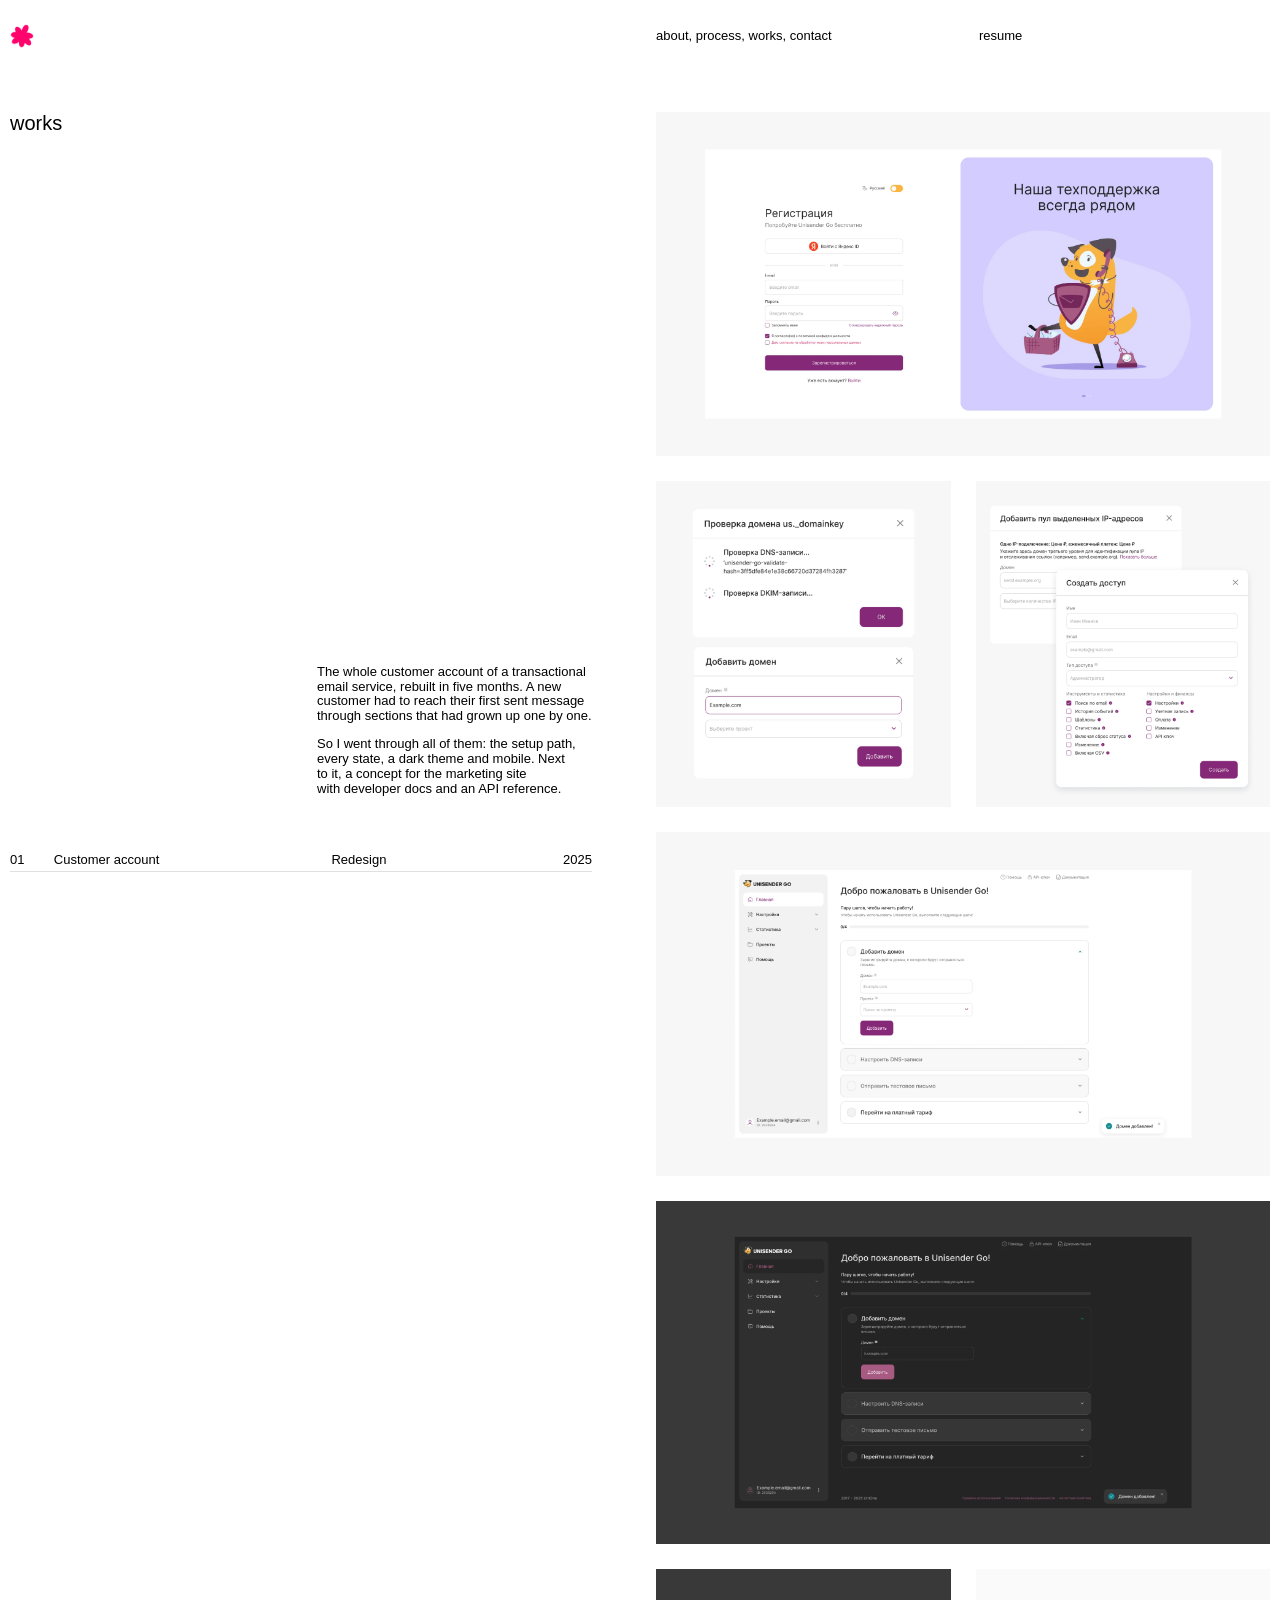
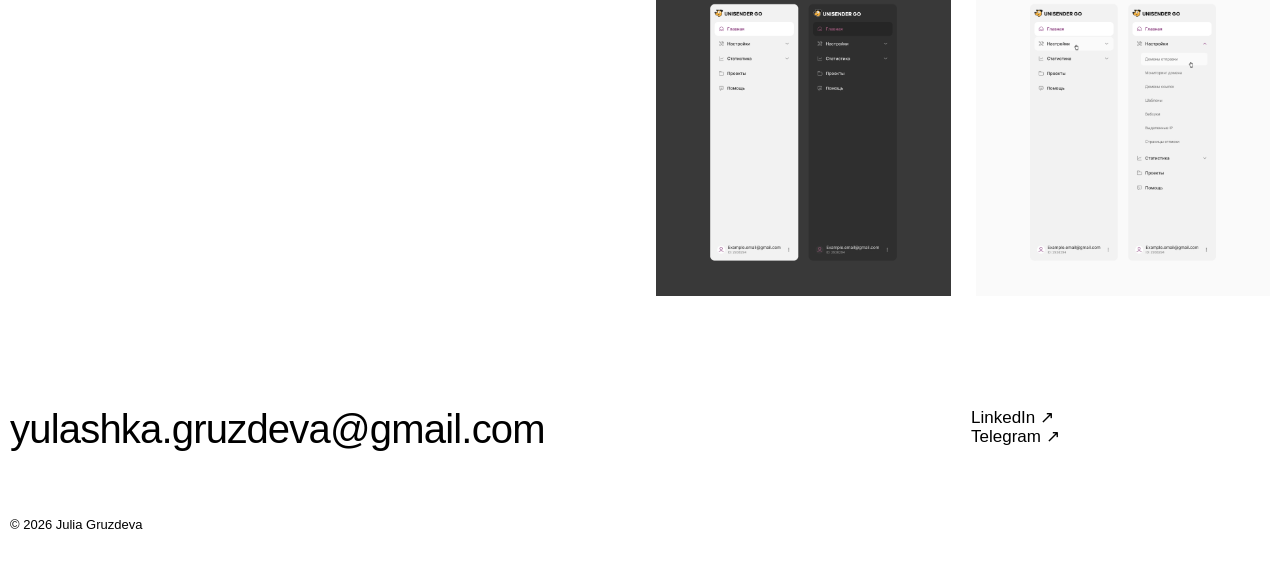
<file: work/redesign/index.html>
<!DOCTYPE html><html lang="en"><head><meta charset="utf-8"><meta name="viewport" content="width=device-width, initial-scale=1"><!-- NDA: не убирать, пока Юля не скажет «согласовано, открываем» --><meta name="robots" content="noindex, nofollow"><title>Redesign – Julia Gruzdeva</title><meta name="description" content="The whole customer account of a transactional email service, rebuilt in five months. A new customer had to reach their first sent message through sections that had grown up one by one – so I went through all of them: the setup path, every state, a dark theme and mobile. Next to it, a concept for the marketing site with developer docs and an API reference."><!-- Иконка вкладки: розовый цветок (решение Юли 08.11.2026) --><link rel="icon" type="image/png" href="/favicon.png"><link rel="apple-touch-icon" href="/favicon.png"><!-- Вступление на главной: включаем до отрисовки, чтобы не мигало финальное состояние --><style>html.lenis,html.lenis body{height:auto}.lenis:not(.lenis-autoToggle).lenis-stopped{overflow:clip}.lenis [data-lenis-prevent],.lenis [data-lenis-prevent-wheel],.lenis [data-lenis-prevent-touch],.lenis [data-lenis-prevent-vertical],.lenis [data-lenis-prevent-horizontal]{overscroll-behavior:contain}.lenis.lenis-smooth iframe{pointer-events:none}.lenis.lenis-autoToggle{transition-behavior:allow-discrete;transition-property:overflow;transition-duration:1ms}
</style><link rel="stylesheet" href="/_astro/TopBar.B1P4FgO7.css"><link rel="stylesheet" href="/_astro/Contact.zpsxE9Nk.css"></head><body><header class="top wrap" data-topbar data-astro-cid-nazmfhjt><a class="t-caption top-logo" href="/#top" data-astro-cid-nazmfhjt><img src="/favicon.png" alt="" width="256" height="256" data-astro-cid-nazmfhjt><span class="visually-hidden" data-astro-cid-nazmfhjt>Julia Gruzdeva – to the top</span></a><nav class="t-caption top-nav" aria-label="Main" data-astro-cid-nazmfhjt><a href="/#about" data-astro-cid-nazmfhjt>about</a>, <a href="/#process" data-astro-cid-nazmfhjt>process</a>, <a href="/#work" data-astro-cid-nazmfhjt>works</a>, <a href="/contact" data-astro-cid-nazmfhjt>contact</a><span class="top-cv-nav" data-astro-cid-nazmfhjt>, <button type="button" data-cv-open data-astro-cid-nazmfhjt>resume</button></span></nav><button class="t-caption top-cv" type="button" data-cv-open data-astro-cid-nazmfhjt>resume</button></header><dialog class="cv" data-cv aria-label="Resume – Julia Gruzdeva" data-astro-cid-zsqrgqoq><div class="cv-sheet" data-lenis-prevent data-astro-cid-zsqrgqoq><div class="wrap cv-page" data-astro-cid-zsqrgqoq><div class="cv-top" data-astro-cid-zsqrgqoq><button class="cv-back" type="button" data-cv-close data-astro-cid-zsqrgqoq><img src="/favicon.png" alt="" width="256" height="256" data-astro-cid-zsqrgqoq><span class="visually-hidden" data-astro-cid-zsqrgqoq>Back to the site</span></button><button class="cv-close" type="button" data-cv-close data-astro-cid-zsqrgqoq>close</button></div><div class="cv-intro" data-astro-cid-zsqrgqoq><div class="cv-who" data-astro-cid-zsqrgqoq><h2 class="t-headline cv-headline" data-astro-cid-zsqrgqoq>Hello! I&#39;m Julia Gruzdeva – product designer.</h2><p class="t-caption cv-place" data-astro-cid-zsqrgqoq>Batumi, Georgia · UTC+4 · remote</p></div><img class="cv-photo" src="/images/julia.webp" alt="Julia Gruzdeva" width="560" height="560" loading="lazy" decoding="async" data-astro-cid-zsqrgqoq></div><section class="cv-row" data-astro-cid-zsqrgqoq><h3 class="t-title cv-label" data-astro-cid-zsqrgqoq>About me</h3><div class="cv-main" data-astro-cid-zsqrgqoq><p class="t-text" data-astro-cid-zsqrgqoq>Product and UX/UI designer with three years in complex B2B SaaS. I design interfaces with dozens of states, rules and edge cases, work on design systems at code level, and turn business goals into clear user flows together with product managers and engineers. My focus is the logic behind the screen: scenarios, states and every edge case are worked out before anything is drawn – so the team doesn&#39;t meet them after release. I work AI-first – I build interactive prototypes in Claude Code on the production component library, so engineers get working code instead of mockups and features are approved in weeks, not months.</p></div></section><section class="cv-row" data-astro-cid-zsqrgqoq><h3 class="t-title cv-label" data-astro-cid-zsqrgqoq>Contacts</h3><div class="cv-main cv-links" data-astro-cid-zsqrgqoq><p class="t-text cv-link" data-astro-cid-zsqrgqoq><span class="cv-dim" data-astro-cid-zsqrgqoq>LinkedIn:</span> <a href="https://www.linkedin.com/in/jula-gruzdeva/" target="_blank" rel="noopener" data-astro-cid-zsqrgqoq>linkedin.com/in/jula-gruzdeva ↗</a></p><p class="t-text cv-link" data-astro-cid-zsqrgqoq><span class="cv-dim" data-astro-cid-zsqrgqoq>Telegram:</span> <a href="https://t.me/jula_gruzdeva" target="_blank" rel="noopener" data-astro-cid-zsqrgqoq>@jula_gruzdeva ↗</a></p><p class="t-text cv-link" data-astro-cid-zsqrgqoq><span class="cv-dim" data-astro-cid-zsqrgqoq>Email:</span> <a href="mailto:yulashka.gruzdeva@gmail.com" data-astro-cid-zsqrgqoq>yulashka.gruzdeva@gmail.com</a></p></div></section><section class="cv-row" data-astro-cid-zsqrgqoq><h3 class="t-title cv-label" data-astro-cid-zsqrgqoq>Competences</h3><div class="cv-main" data-astro-cid-zsqrgqoq><p class="t-text" data-astro-cid-zsqrgqoq>I hand over high-fidelity UI, interactive prototypes and specs with acceptance criteria – and stay with engineering until release, with a design review of what was built. In a design system I work down to token scales and components documented in Storybook, with full state coverage and keyboard access. Tools: Figma and Claude Code.</p></div><ul class="cv-aside t-text" data-astro-cid-zsqrgqoq><li data-astro-cid-zsqrgqoq>Product design</li><li data-astro-cid-zsqrgqoq>Complex UX</li><li data-astro-cid-zsqrgqoq>Design systems</li><li data-astro-cid-zsqrgqoq>AI prototyping</li><li data-astro-cid-zsqrgqoq>Email design</li><li data-astro-cid-zsqrgqoq>Web design</li></ul></section><section class="cv-row" data-astro-cid-zsqrgqoq><h3 class="t-title cv-label" data-astro-cid-zsqrgqoq>Experience</h3><div class="cv-main cv-jobs" data-astro-cid-zsqrgqoq><div class="cv-job" data-astro-cid-zsqrgqoq><p class="t-data cv-job-head" data-astro-cid-zsqrgqoq>Product designer<span class="cv-job-when t-text" data-astro-cid-zsqrgqoq>2025 – 2026</span></p><p class="t-text cv-job-org" data-astro-cid-zsqrgqoq>A SaaS company in email marketing</p><ul class="t-text cv-points" data-astro-cid-zsqrgqoq><li data-astro-cid-zsqrgqoq>End-to-end design of complex B2B SaaS features – from user flows, system states and edge cases to high-fidelity UI, interactive prototypes and developer-ready specs with acceptance criteria.</li><li data-astro-cid-zsqrgqoq>Redesigned the whole customer account of a transactional email service in 5 months – sign-up, onboarding, sending domains, event history, projects and DMARC monitoring, for web and mobile, in light and dark themes. In production.</li><li data-astro-cid-zsqrgqoq>Designed core capabilities of an automation builder for scenarios with 50+ blocks – canvas minimap, smart guides with soft snapping, and a notification system built from support requests.</li><li data-astro-cid-zsqrgqoq>Designed activation flows – a launch checklist that leads new users to their first live scenario, and an entry point from segments into automations. Both in production.</li><li data-astro-cid-zsqrgqoq>Work AI-first – interactive prototypes in Claude Code on the production component library, which cut the path from task to approved solution from months to two or three weeks.</li><li data-astro-cid-zsqrgqoq>Owned a foundation area of a design system overhaul – shadows, overlays and layering: audit, token scales, 11 tokens shipped and 16 components rebuilt with full state coverage, keyboard access and Storybook documentation.</li><li data-astro-cid-zsqrgqoq>Designed data-heavy interfaces – an SMS analytics dashboard with tables, filters, aggregated reports, exports, and loading, empty and error states.</li></ul></div><div class="cv-job" data-astro-cid-zsqrgqoq><p class="t-data cv-job-head" data-astro-cid-zsqrgqoq>Designer, email and web<span class="cv-job-when t-text" data-astro-cid-zsqrgqoq>2023 – 2025</span></p><p class="t-text cv-job-org" data-astro-cid-zsqrgqoq>Same company</p><ul class="t-text cv-points" data-astro-cid-zsqrgqoq><li data-astro-cid-zsqrgqoq>Designed 250+ responsive email templates for the products&#39; template galleries, and campaign creatives for Russian-speaking and international markets.</li><li data-astro-cid-zsqrgqoq>Redesigned an 11-page product marketing site with an updated UI kit and developer documentation, in light and dark themes.</li><li data-astro-cid-zsqrgqoq>Used generative AI in visual production – 3D objects and a mascot for an ad campaign, illustrations for the site.</li><li data-astro-cid-zsqrgqoq>Moved into the product team in 2025.</li></ul></div></div></section><section class="cv-row" data-astro-cid-zsqrgqoq><h3 class="t-title cv-label" data-astro-cid-zsqrgqoq>Education</h3><div class="cv-main cv-rows" data-astro-cid-zsqrgqoq><div class="cv-line" data-astro-cid-zsqrgqoq><p class="t-text" data-astro-cid-zsqrgqoq>Peter the Great St. Petersburg Polytechnic University<br data-astro-cid-zsqrgqoq><span class="cv-dim" data-astro-cid-zsqrgqoq>Bachelor&#39;s degree, Information Technology</span></p><p class="t-text cv-when" data-astro-cid-zsqrgqoq>2021 – 2026</p></div></div></section><section class="cv-row" data-astro-cid-zsqrgqoq><h3 class="t-title cv-label" data-astro-cid-zsqrgqoq>Languages</h3><div class="cv-main cv-rows" data-astro-cid-zsqrgqoq><div class="cv-line" data-astro-cid-zsqrgqoq><p class="t-text" data-astro-cid-zsqrgqoq>Russian</p><p class="t-text cv-when" data-astro-cid-zsqrgqoq>Native</p></div><div class="cv-line" data-astro-cid-zsqrgqoq><p class="t-text" data-astro-cid-zsqrgqoq>English</p><p class="t-text cv-when" data-astro-cid-zsqrgqoq>Working proficiency</p></div></div></section></div></div></dialog><script type="module" src="/_astro/Resume.astro_astro_type_script_index_0_lang.Bk0ro4QS.js"></script><main><section class="work wrap" aria-labelledby="work-title" data-work data-astro-cid-t3eiqlen><i class="work-anchor" id="work" aria-hidden="true" data-astro-cid-t3eiqlen></i><div class="work-body" data-astro-cid-t3eiqlen><div class="work-side" data-astro-cid-t3eiqlen><div class="work-head" data-astro-cid-t3eiqlen><h2 class="t-title work-word" id="work-title" data-astro-cid-t3eiqlen>works</h2><div class="work-sums" data-astro-cid-t3eiqlen><div class="t-caption work-summary is-live" data-sum="customer-account" data-astro-cid-t3eiqlen><p data-astro-cid-t3eiqlen>The whole customer account of a transactional email service, rebuilt in five months. A new customer had to reach their first sent message through sections that had grown up one by one.</p><p data-astro-cid-t3eiqlen>So I went through all of them: the setup path, every state, a dark theme and mobile. Next to it, a concept for the marketing site with developer docs and an API reference.</p></div></div></div><ol class="work-list t-caption" data-astro-cid-t3eiqlen><li class="is-live" data-row="customer-account" data-astro-cid-t3eiqlen><a href="#w-customer-account" data-astro-cid-t3eiqlen><span class="work-num" data-astro-cid-t3eiqlen>01</span><span class="work-name" data-astro-cid-t3eiqlen>Customer account</span><span class="work-cat" data-astro-cid-t3eiqlen>Redesign</span><span class="work-year" data-astro-cid-t3eiqlen>2025</span></a></li></ol></div><div class="work-images" data-astro-cid-t3eiqlen><img class src="/images/work/redesign/account-01.webp" alt="Sign-up screen of the customer account" width="2000" height="1119" loading="eager" decoding="async" id="w-customer-account" data-work-start="customer-account" data-astro-cid-t3eiqlen><img class="work-half" src="/images/work/redesign/account-02.webp" alt="Dialogs for adding a sending domain and checking its DNS records" width="1804" height="2000" loading="lazy" decoding="async" data-astro-cid-t3eiqlen><img class="work-half" src="/images/work/redesign/account-03.webp" alt="Dialogs for a dedicated IP pool and for granting access rights" width="1804" height="2000" loading="lazy" decoding="async" data-astro-cid-t3eiqlen><img class src="/images/work/redesign/account-04.webp" alt="Welcome screen with the four-step setup checklist" width="2000" height="1119" loading="lazy" decoding="async" data-astro-cid-t3eiqlen><img class src="/images/work/redesign/account-05.webp" alt="The same welcome screen in the dark theme" width="2000" height="1119" loading="lazy" decoding="async" data-astro-cid-t3eiqlen><img class="work-half" src="/images/work/redesign/account-06.webp" alt="Navigation sidebar in the light and dark themes" width="1804" height="2000" loading="lazy" decoding="async" data-astro-cid-t3eiqlen><img class="work-half" src="/images/work/redesign/account-07.webp" alt="Sidebar with the settings section expanded" width="1804" height="2000" loading="lazy" decoding="async" data-astro-cid-t3eiqlen></div></div></section><script type="module" src="/_astro/Work.astro_astro_type_script_index_0_lang.C612-Xgd.js"></script></main><footer class="contact wrap" aria-label="Contact" data-astro-cid-he3spzz3><div class="lanes contact-lanes" data-astro-cid-he3spzz3><div class="contact-who" data-astro-cid-he3spzz3><a class="t-headline contact-mail" href="mailto:yulashka.gruzdeva@gmail.com" data-astro-cid-he3spzz3>yulashka.gruzdeva@gmail.com</a></div><p class="t-data" data-astro-cid-he3spzz3><a href="https://www.linkedin.com/in/jula-gruzdeva/" target="_blank" rel="noopener" data-astro-cid-he3spzz3>LinkedIn ↗</a><br data-astro-cid-he3spzz3><a href="https://t.me/jula_gruzdeva" target="_blank" rel="noopener" data-astro-cid-he3spzz3>Telegram ↗</a></p></div><div class="lanes contact-foot" data-astro-cid-he3spzz3><p class="t-caption" data-astro-cid-he3spzz3>© 2026 Julia Gruzdeva</p></div></footer><script type="module" src="/_astro/Base.astro_astro_type_script_index_0_lang.paRQrTUy.js"></script></body></html>
</file>
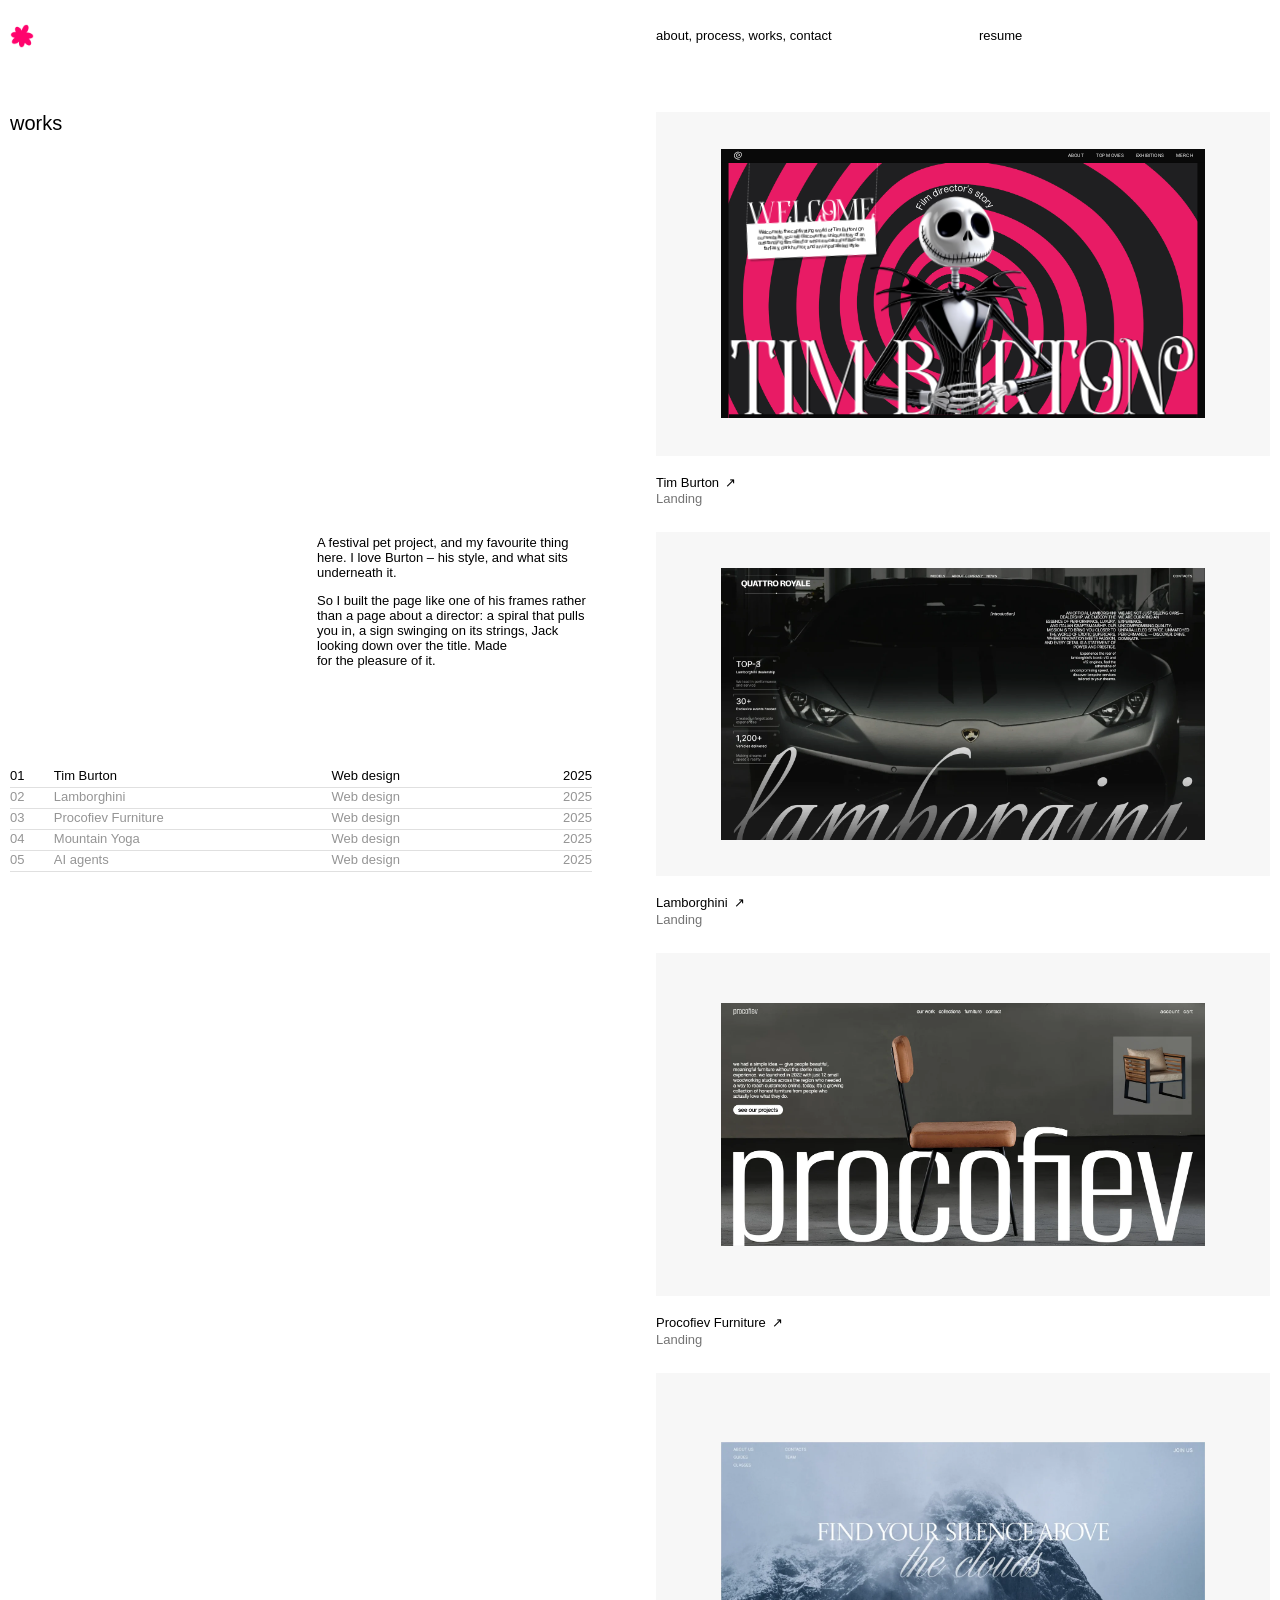
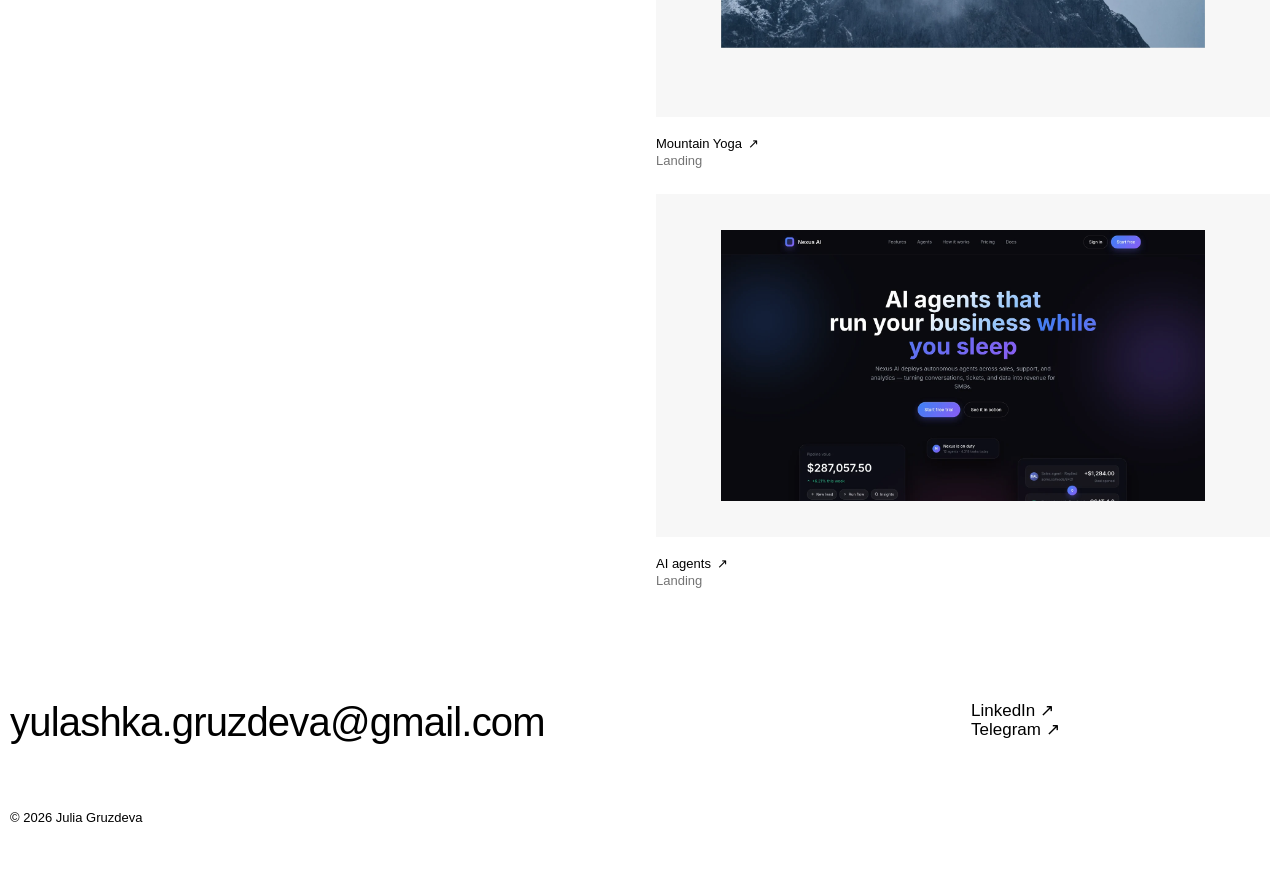
<file: work/web-design/index.html>
<!DOCTYPE html><html lang="en"><head><meta charset="utf-8"><meta name="viewport" content="width=device-width, initial-scale=1"><!-- NDA: не убирать, пока Юля не скажет «согласовано, открываем» --><meta name="robots" content="noindex, nofollow"><title>Web design – Julia Gruzdeva</title><meta name="description" content="Five landing pages, five visual languages – a director's fever dream, a dealership, a furniture workshop, a mountain retreat, a product site. All five are coded and live, not just pictures."><!-- Иконка вкладки: розовый цветок (решение Юли 08.11.2026) --><link rel="icon" type="image/png" href="/favicon.png"><link rel="apple-touch-icon" href="/favicon.png"><!-- Вступление на главной: включаем до отрисовки, чтобы не мигало финальное состояние --><style>html.lenis,html.lenis body{height:auto}.lenis:not(.lenis-autoToggle).lenis-stopped{overflow:clip}.lenis [data-lenis-prevent],.lenis [data-lenis-prevent-wheel],.lenis [data-lenis-prevent-touch],.lenis [data-lenis-prevent-vertical],.lenis [data-lenis-prevent-horizontal]{overscroll-behavior:contain}.lenis.lenis-smooth iframe{pointer-events:none}.lenis.lenis-autoToggle{transition-behavior:allow-discrete;transition-property:overflow;transition-duration:1ms}
</style><link rel="stylesheet" href="/_astro/TopBar.B1P4FgO7.css"><link rel="stylesheet" href="/_astro/Contact.zpsxE9Nk.css"></head><body><header class="top wrap" data-topbar data-astro-cid-nazmfhjt><a class="t-caption top-logo" href="/#top" data-astro-cid-nazmfhjt><img src="/favicon.png" alt="" width="256" height="256" data-astro-cid-nazmfhjt><span class="visually-hidden" data-astro-cid-nazmfhjt>Julia Gruzdeva – to the top</span></a><nav class="t-caption top-nav" aria-label="Main" data-astro-cid-nazmfhjt><a href="/#about" data-astro-cid-nazmfhjt>about</a>, <a href="/#process" data-astro-cid-nazmfhjt>process</a>, <a href="/#work" data-astro-cid-nazmfhjt>works</a>, <a href="/contact" data-astro-cid-nazmfhjt>contact</a><span class="top-cv-nav" data-astro-cid-nazmfhjt>, <button type="button" data-cv-open data-astro-cid-nazmfhjt>resume</button></span></nav><button class="t-caption top-cv" type="button" data-cv-open data-astro-cid-nazmfhjt>resume</button></header><dialog class="cv" data-cv aria-label="Resume – Julia Gruzdeva" data-astro-cid-zsqrgqoq><div class="cv-sheet" data-lenis-prevent data-astro-cid-zsqrgqoq><div class="wrap cv-page" data-astro-cid-zsqrgqoq><div class="cv-top" data-astro-cid-zsqrgqoq><button class="cv-back" type="button" data-cv-close data-astro-cid-zsqrgqoq><img src="/favicon.png" alt="" width="256" height="256" data-astro-cid-zsqrgqoq><span class="visually-hidden" data-astro-cid-zsqrgqoq>Back to the site</span></button><button class="cv-close" type="button" data-cv-close data-astro-cid-zsqrgqoq>close</button></div><div class="cv-intro" data-astro-cid-zsqrgqoq><div class="cv-who" data-astro-cid-zsqrgqoq><h2 class="t-headline cv-headline" data-astro-cid-zsqrgqoq>Hello! I&#39;m Julia Gruzdeva – product designer.</h2><p class="t-caption cv-place" data-astro-cid-zsqrgqoq>Batumi, Georgia · UTC+4 · remote</p></div><img class="cv-photo" src="/images/julia.webp" alt="Julia Gruzdeva" width="560" height="560" loading="lazy" decoding="async" data-astro-cid-zsqrgqoq></div><section class="cv-row" data-astro-cid-zsqrgqoq><h3 class="t-title cv-label" data-astro-cid-zsqrgqoq>About me</h3><div class="cv-main" data-astro-cid-zsqrgqoq><p class="t-text" data-astro-cid-zsqrgqoq>Product and UX/UI designer with three years in complex B2B SaaS. I design interfaces with dozens of states, rules and edge cases, work on design systems at code level, and turn business goals into clear user flows together with product managers and engineers. My focus is the logic behind the screen: scenarios, states and every edge case are worked out before anything is drawn – so the team doesn&#39;t meet them after release. I work AI-first – I build interactive prototypes in Claude Code on the production component library, so engineers get working code instead of mockups and features are approved in weeks, not months.</p></div></section><section class="cv-row" data-astro-cid-zsqrgqoq><h3 class="t-title cv-label" data-astro-cid-zsqrgqoq>Contacts</h3><div class="cv-main cv-links" data-astro-cid-zsqrgqoq><p class="t-text cv-link" data-astro-cid-zsqrgqoq><span class="cv-dim" data-astro-cid-zsqrgqoq>LinkedIn:</span> <a href="https://www.linkedin.com/in/jula-gruzdeva/" target="_blank" rel="noopener" data-astro-cid-zsqrgqoq>linkedin.com/in/jula-gruzdeva ↗</a></p><p class="t-text cv-link" data-astro-cid-zsqrgqoq><span class="cv-dim" data-astro-cid-zsqrgqoq>Telegram:</span> <a href="https://t.me/jula_gruzdeva" target="_blank" rel="noopener" data-astro-cid-zsqrgqoq>@jula_gruzdeva ↗</a></p><p class="t-text cv-link" data-astro-cid-zsqrgqoq><span class="cv-dim" data-astro-cid-zsqrgqoq>Email:</span> <a href="mailto:yulashka.gruzdeva@gmail.com" data-astro-cid-zsqrgqoq>yulashka.gruzdeva@gmail.com</a></p></div></section><section class="cv-row" data-astro-cid-zsqrgqoq><h3 class="t-title cv-label" data-astro-cid-zsqrgqoq>Competences</h3><div class="cv-main" data-astro-cid-zsqrgqoq><p class="t-text" data-astro-cid-zsqrgqoq>I hand over high-fidelity UI, interactive prototypes and specs with acceptance criteria – and stay with engineering until release, with a design review of what was built. In a design system I work down to token scales and components documented in Storybook, with full state coverage and keyboard access. Tools: Figma and Claude Code.</p></div><ul class="cv-aside t-text" data-astro-cid-zsqrgqoq><li data-astro-cid-zsqrgqoq>Product design</li><li data-astro-cid-zsqrgqoq>Complex UX</li><li data-astro-cid-zsqrgqoq>Design systems</li><li data-astro-cid-zsqrgqoq>AI prototyping</li><li data-astro-cid-zsqrgqoq>Email design</li><li data-astro-cid-zsqrgqoq>Web design</li></ul></section><section class="cv-row" data-astro-cid-zsqrgqoq><h3 class="t-title cv-label" data-astro-cid-zsqrgqoq>Experience</h3><div class="cv-main cv-jobs" data-astro-cid-zsqrgqoq><div class="cv-job" data-astro-cid-zsqrgqoq><p class="t-data cv-job-head" data-astro-cid-zsqrgqoq>Product designer<span class="cv-job-when t-text" data-astro-cid-zsqrgqoq>2025 – 2026</span></p><p class="t-text cv-job-org" data-astro-cid-zsqrgqoq>A SaaS company in email marketing</p><ul class="t-text cv-points" data-astro-cid-zsqrgqoq><li data-astro-cid-zsqrgqoq>End-to-end design of complex B2B SaaS features – from user flows, system states and edge cases to high-fidelity UI, interactive prototypes and developer-ready specs with acceptance criteria.</li><li data-astro-cid-zsqrgqoq>Redesigned the whole customer account of a transactional email service in 5 months – sign-up, onboarding, sending domains, event history, projects and DMARC monitoring, for web and mobile, in light and dark themes. In production.</li><li data-astro-cid-zsqrgqoq>Designed core capabilities of an automation builder for scenarios with 50+ blocks – canvas minimap, smart guides with soft snapping, and a notification system built from support requests.</li><li data-astro-cid-zsqrgqoq>Designed activation flows – a launch checklist that leads new users to their first live scenario, and an entry point from segments into automations. Both in production.</li><li data-astro-cid-zsqrgqoq>Work AI-first – interactive prototypes in Claude Code on the production component library, which cut the path from task to approved solution from months to two or three weeks.</li><li data-astro-cid-zsqrgqoq>Owned a foundation area of a design system overhaul – shadows, overlays and layering: audit, token scales, 11 tokens shipped and 16 components rebuilt with full state coverage, keyboard access and Storybook documentation.</li><li data-astro-cid-zsqrgqoq>Designed data-heavy interfaces – an SMS analytics dashboard with tables, filters, aggregated reports, exports, and loading, empty and error states.</li></ul></div><div class="cv-job" data-astro-cid-zsqrgqoq><p class="t-data cv-job-head" data-astro-cid-zsqrgqoq>Designer, email and web<span class="cv-job-when t-text" data-astro-cid-zsqrgqoq>2023 – 2025</span></p><p class="t-text cv-job-org" data-astro-cid-zsqrgqoq>Same company</p><ul class="t-text cv-points" data-astro-cid-zsqrgqoq><li data-astro-cid-zsqrgqoq>Designed 250+ responsive email templates for the products&#39; template galleries, and campaign creatives for Russian-speaking and international markets.</li><li data-astro-cid-zsqrgqoq>Redesigned an 11-page product marketing site with an updated UI kit and developer documentation, in light and dark themes.</li><li data-astro-cid-zsqrgqoq>Used generative AI in visual production – 3D objects and a mascot for an ad campaign, illustrations for the site.</li><li data-astro-cid-zsqrgqoq>Moved into the product team in 2025.</li></ul></div></div></section><section class="cv-row" data-astro-cid-zsqrgqoq><h3 class="t-title cv-label" data-astro-cid-zsqrgqoq>Education</h3><div class="cv-main cv-rows" data-astro-cid-zsqrgqoq><div class="cv-line" data-astro-cid-zsqrgqoq><p class="t-text" data-astro-cid-zsqrgqoq>Peter the Great St. Petersburg Polytechnic University<br data-astro-cid-zsqrgqoq><span class="cv-dim" data-astro-cid-zsqrgqoq>Bachelor&#39;s degree, Information Technology</span></p><p class="t-text cv-when" data-astro-cid-zsqrgqoq>2021 – 2026</p></div></div></section><section class="cv-row" data-astro-cid-zsqrgqoq><h3 class="t-title cv-label" data-astro-cid-zsqrgqoq>Languages</h3><div class="cv-main cv-rows" data-astro-cid-zsqrgqoq><div class="cv-line" data-astro-cid-zsqrgqoq><p class="t-text" data-astro-cid-zsqrgqoq>Russian</p><p class="t-text cv-when" data-astro-cid-zsqrgqoq>Native</p></div><div class="cv-line" data-astro-cid-zsqrgqoq><p class="t-text" data-astro-cid-zsqrgqoq>English</p><p class="t-text cv-when" data-astro-cid-zsqrgqoq>Working proficiency</p></div></div></section></div></div></dialog><script type="module" src="/_astro/Resume.astro_astro_type_script_index_0_lang.Bk0ro4QS.js"></script><main><section class="work wrap" aria-labelledby="work-title" data-work data-astro-cid-t3eiqlen><i class="work-anchor" id="work" aria-hidden="true" data-astro-cid-t3eiqlen></i><div class="work-body" data-astro-cid-t3eiqlen><div class="work-side" data-astro-cid-t3eiqlen><div class="work-head" data-astro-cid-t3eiqlen><h2 class="t-title work-word" id="work-title" data-astro-cid-t3eiqlen>works</h2><div class="work-sums" data-astro-cid-t3eiqlen><div class="t-caption work-summary is-live" data-sum="tim-burton" data-astro-cid-t3eiqlen><p data-astro-cid-t3eiqlen>A festival pet project, and my favourite thing here. I love Burton – his style, and what sits underneath it.</p><p data-astro-cid-t3eiqlen>So I built the page like one of his frames rather than a page about a director: a spiral that pulls you in, a sign swinging on its strings, Jack looking down over the title. Made for the pleasure of it.</p></div><div class="t-caption work-summary" data-sum="lamborghini" data-astro-cid-t3eiqlen><p data-astro-cid-t3eiqlen>The part I enjoyed most happened before the layout: briefing, references, competitors, and a long read into who actually buys these cars and why the marque is valued the way it is.</p><p data-astro-cid-t3eiqlen>The page is what that research turned into – one car taking the whole first screen, and the few facts a buyer really weighs kept quiet underneath it. The dealership is invented.</p></div><div class="t-caption work-summary" data-sum="procofiev-furniture" data-astro-cid-t3eiqlen><p data-astro-cid-t3eiqlen>A workshop that sells furniture without the showroom gloss.</p><p data-astro-cid-t3eiqlen>A warm photograph, the studio&#39;s own story told in lower case, and the name set large enough to work as a sign. Personal concept, invented brand.</p></div><div class="t-caption work-summary" data-sum="mountain-yoga" data-astro-cid-t3eiqlen><p data-astro-cid-t3eiqlen>A retreat above the clouds. I got caught up in the atmosphere while I was making it, and the whole page is an attempt to hand that feeling over – the air, the quiet, the sense of being far from everyone.</p><p data-astro-cid-t3eiqlen>One photograph, one line of type and almost no interface, so the page feels like the silence it is offering. Invented brand.</p></div><div class="t-caption work-summary" data-sum="ai-agents" data-astro-cid-t3eiqlen><p data-astro-cid-t3eiqlen>Agents that keep working while you sleep, so the page is dark and calm instead of loud. I deliberately took out everything that makes AI landings look alike – version badges, blinking green dots, capitals, monospaced digits pretending to be a terminal.</p><p data-astro-cid-t3eiqlen>One typeface, a lot of air and a single promise, so it reads as something that works rather than something being announced. From a blank page to a live site in a day; the product is invented.</p></div></div></div><ol class="work-list t-caption" data-astro-cid-t3eiqlen><li class="is-live" data-row="tim-burton" data-astro-cid-t3eiqlen><a href="#w-tim-burton" data-astro-cid-t3eiqlen><span class="work-num" data-astro-cid-t3eiqlen>01</span><span class="work-name" data-astro-cid-t3eiqlen>Tim Burton</span><span class="work-cat" data-astro-cid-t3eiqlen>Web design</span><span class="work-year" data-astro-cid-t3eiqlen>2025</span></a></li><li class data-row="lamborghini" data-astro-cid-t3eiqlen><a href="#w-lamborghini" data-astro-cid-t3eiqlen><span class="work-num" data-astro-cid-t3eiqlen>02</span><span class="work-name" data-astro-cid-t3eiqlen>Lamborghini</span><span class="work-cat" data-astro-cid-t3eiqlen>Web design</span><span class="work-year" data-astro-cid-t3eiqlen>2025</span></a></li><li class data-row="procofiev-furniture" data-astro-cid-t3eiqlen><a href="#w-procofiev-furniture" data-astro-cid-t3eiqlen><span class="work-num" data-astro-cid-t3eiqlen>03</span><span class="work-name" data-astro-cid-t3eiqlen>Procofiev Furniture</span><span class="work-cat" data-astro-cid-t3eiqlen>Web design</span><span class="work-year" data-astro-cid-t3eiqlen>2025</span></a></li><li class data-row="mountain-yoga" data-astro-cid-t3eiqlen><a href="#w-mountain-yoga" data-astro-cid-t3eiqlen><span class="work-num" data-astro-cid-t3eiqlen>04</span><span class="work-name" data-astro-cid-t3eiqlen>Mountain Yoga</span><span class="work-cat" data-astro-cid-t3eiqlen>Web design</span><span class="work-year" data-astro-cid-t3eiqlen>2025</span></a></li><li class data-row="ai-agents" data-astro-cid-t3eiqlen><a href="#w-ai-agents" data-astro-cid-t3eiqlen><span class="work-num" data-astro-cid-t3eiqlen>05</span><span class="work-name" data-astro-cid-t3eiqlen>AI agents</span><span class="work-cat" data-astro-cid-t3eiqlen>Web design</span><span class="work-year" data-astro-cid-t3eiqlen>2025</span></a></li></ol></div><div class="work-images" data-astro-cid-t3eiqlen><figure class="work-shot" id="w-tim-burton" data-work-start="tim-burton" data-astro-cid-t3eiqlen><a class="work-shot-frame" href="/landings/burton" target="_blank" rel="noopener" data-astro-cid-t3eiqlen="true"><img src="/images/work/web/burton-page.webp" alt="Film director's site, first screen" width="1576" height="877" loading="eager" decoding="async" data-astro-cid-t3eiqlen><span class="work-live" data-live data-astro-cid-t3eiqlen><iframe src="/landings/burton" width="1600" height="890" loading="lazy" scrolling="no" tabindex="-1" aria-hidden="true" title="" data-astro-cid-t3eiqlen></iframe></span></a><figcaption class="t-caption work-shot-cap" data-astro-cid-t3eiqlen><a class="work-shot-head" href="/landings/burton" target="_blank" rel="noopener" data-astro-cid-t3eiqlen="true"><span class="work-shot-title" data-astro-cid-t3eiqlen>Tim Burton</span><span class="work-shot-arrow" aria-hidden="true" data-astro-cid-t3eiqlen>↗</span></a><span class="work-shot-sub" data-astro-cid-t3eiqlen>Landing</span></figcaption></figure><figure class="work-shot" id="w-lamborghini" data-work-start="lamborghini" data-astro-cid-t3eiqlen><a class="work-shot-frame" href="/landings/lamborghini" target="_blank" rel="noopener" data-astro-cid-t3eiqlen="true"><img src="/images/work/web/lamborghini-page.webp" alt="Car dealership site, first screen" width="1576" height="884" loading="lazy" decoding="async" data-astro-cid-t3eiqlen></a><figcaption class="t-caption work-shot-cap" data-astro-cid-t3eiqlen><a class="work-shot-head" href="/landings/lamborghini" target="_blank" rel="noopener" data-astro-cid-t3eiqlen="true"><span class="work-shot-title" data-astro-cid-t3eiqlen>Lamborghini</span><span class="work-shot-arrow" aria-hidden="true" data-astro-cid-t3eiqlen>↗</span></a><span class="work-shot-sub" data-astro-cid-t3eiqlen>Landing</span></figcaption></figure><figure class="work-shot" id="w-procofiev-furniture" data-work-start="procofiev-furniture" data-astro-cid-t3eiqlen><a class="work-shot-frame" href="/landings/prokofiev" target="_blank" rel="noopener" data-astro-cid-t3eiqlen="true"><img src="/images/work/web/prokofiev-page.webp" alt="Furniture store site, first screen" width="1576" height="793" loading="lazy" decoding="async" data-astro-cid-t3eiqlen></a><figcaption class="t-caption work-shot-cap" data-astro-cid-t3eiqlen><a class="work-shot-head" href="/landings/prokofiev" target="_blank" rel="noopener" data-astro-cid-t3eiqlen="true"><span class="work-shot-title" data-astro-cid-t3eiqlen>Procofiev Furniture</span><span class="work-shot-arrow" aria-hidden="true" data-astro-cid-t3eiqlen>↗</span></a><span class="work-shot-sub" data-astro-cid-t3eiqlen>Landing</span></figcaption></figure><figure class="work-shot" id="w-mountain-yoga" data-work-start="mountain-yoga" data-astro-cid-t3eiqlen><a class="work-shot-frame" href="/landings/yoga" target="_blank" rel="noopener" data-astro-cid-t3eiqlen="true"><img src="/images/work/web/yoga.webp" alt="Retreat site, first screen" width="1576" height="668" loading="lazy" decoding="async" data-astro-cid-t3eiqlen></a><figcaption class="t-caption work-shot-cap" data-astro-cid-t3eiqlen><a class="work-shot-head" href="/landings/yoga" target="_blank" rel="noopener" data-astro-cid-t3eiqlen="true"><span class="work-shot-title" data-astro-cid-t3eiqlen>Mountain Yoga</span><span class="work-shot-arrow" aria-hidden="true" data-astro-cid-t3eiqlen>↗</span></a><span class="work-shot-sub" data-astro-cid-t3eiqlen>Landing</span></figcaption></figure><figure class="work-shot" id="w-ai-agents" data-work-start="ai-agents" data-astro-cid-t3eiqlen><a class="work-shot-frame" href="https://portfolio-landing-nexusai.vercel.app/" target="_blank" rel="noopener" data-astro-cid-t3eiqlen="true"><img src="/images/work/web/nexusai-page.webp" alt="SaaS product site, first screen" width="1576" height="883" loading="lazy" decoding="async" data-astro-cid-t3eiqlen></a><figcaption class="t-caption work-shot-cap" data-astro-cid-t3eiqlen><a class="work-shot-head" href="https://portfolio-landing-nexusai.vercel.app/" target="_blank" rel="noopener" data-astro-cid-t3eiqlen="true"><span class="work-shot-title" data-astro-cid-t3eiqlen>AI agents</span><span class="work-shot-arrow" aria-hidden="true" data-astro-cid-t3eiqlen>↗</span></a><span class="work-shot-sub" data-astro-cid-t3eiqlen>Landing</span></figcaption></figure></div></div></section><script type="module" src="/_astro/Work.astro_astro_type_script_index_0_lang.C612-Xgd.js"></script></main><footer class="contact wrap" aria-label="Contact" data-astro-cid-he3spzz3><div class="lanes contact-lanes" data-astro-cid-he3spzz3><div class="contact-who" data-astro-cid-he3spzz3><a class="t-headline contact-mail" href="mailto:yulashka.gruzdeva@gmail.com" data-astro-cid-he3spzz3>yulashka.gruzdeva@gmail.com</a></div><p class="t-data" data-astro-cid-he3spzz3><a href="https://www.linkedin.com/in/jula-gruzdeva/" target="_blank" rel="noopener" data-astro-cid-he3spzz3>LinkedIn ↗</a><br data-astro-cid-he3spzz3><a href="https://t.me/jula_gruzdeva" target="_blank" rel="noopener" data-astro-cid-he3spzz3>Telegram ↗</a></p></div><div class="lanes contact-foot" data-astro-cid-he3spzz3><p class="t-caption" data-astro-cid-he3spzz3>© 2026 Julia Gruzdeva</p></div></footer><script type="module" src="/_astro/Base.astro_astro_type_script_index_0_lang.paRQrTUy.js"></script></body></html>
</file>
<file: _astro/TopBar.B1P4FgO7.css>
:root{--black:#000;--white:#fff;--muted:#0000008c;--muted-strong:#000000b3;--rule:#000;--rule-soft:#0000001f;--placeholder:#00000014;--muted-light:#0000006b;--accent-1:#4a9e63;--accent-2:#33559f;--bg:var(--white);--text:var(--black);--focus:var(--accent-2);--font:"Helvetica Neue", Helvetica, Arial, sans-serif;--w-regular:400;--w-medium:500;--fs-monumental:clamp(56px, 22vw, 320px);--lh-monumental:.78;--ls-monumental:-.05em;--fs-name:clamp(40px, 13.9vw, 200px);--ls-name:-.04em;--fs-numeral:120px;--lh-numeral:.8;--ls-numeral:-.04em;--fs-principle:64px;--lh-principle:.85;--ls-principle:-.04em;--fs-headline:40px;--lh-headline:1.05;--ls-headline:-.02em;--fs-data:17px;--lh-data:1.12;--fs-title:20px;--lh-title:1.1;--fs-body:16px;--lh-body:1.25;--fs-text:15px;--lh-text:1.3;--fs-small:14px;--lh-small:1.3;--fs-caption:13px;--lh-caption:1.15;--fs-label:12px;--lh-label:1.15;--fs-words:clamp(64px, 10.4vw, 150px);--lh-words:.8;--ls-words:-.05em;--words-col:2.8em;--words-dot:.68em;--page-pad:10px;--lane-pad:0px;--lane-gap:32px;--rule-w:1px;--tile-bg:#f7f7f7;--tile-bg-hover:#e8e9ed;--work-gap:25px;--rule-bold:4px;--top-h:72px;--section-top:128px;--hero-gap:120px;--intro-scroll:260svh;--intro-scroll-flow:130svh;--about-scroll:160svh;--how-scroll:320svh;--head-gap:40px;--footer-top:112px;--dur-fast:.16s;--dur-base:.32s;--dur-slow:.7s;--ease-out:cubic-bezier(.2, .7, .2, 1)}@media (width<=900px){:root{--fs-numeral:72px;--hero-gap:80px;--intro-scroll:240svh;--intro-scroll-flow:140svh;--about-scroll:140svh;--how-scroll:280svh;--fs-name:12.5vw;--fs-headline:28px}}@media (width<=600px){:root{--page-pad:16px;--lane-gap:20px;--top-h:56px;--section-top:88px;--head-gap:28px;--hero-gap:64px;--footer-top:80px;--work-gap:16px;--fs-numeral:56px;--fs-headline:26px;--fs-words:clamp(38px, 13vw, 64px);--words-col:1.55em}}*,:before,:after{box-sizing:border-box}html{-webkit-text-size-adjust:100%}html,body{margin:0}body{font-family:var(--font);font-size:var(--fs-body);line-height:var(--lh-body);font-weight:var(--w-regular);color:var(--text);background:var(--bg);-webkit-font-smoothing:antialiased;overflow-x:clip}h1,h2,h3,p,ul,ol,dl,dd,figure{margin:0;padding:0}ul,ol{list-style:none}img,video{max-width:100%;height:auto;display:block}a{color:inherit;text-decoration:none}a:hover{text-underline-offset:.15em;text-decoration:underline 1px}:focus-visible{outline:2px solid var(--focus);outline-offset:2px}::selection{background:var(--black);color:var(--white)}.visually-hidden{clip:rect(0 0 0 0);white-space:nowrap;border:0;width:1px;height:1px;margin:-1px;padding:0;position:absolute;overflow:hidden}.wrap{padding-inline:var(--page-pad)}.lanes{column-gap:var(--lane-gap);grid-template-columns:repeat(4,minmax(0,1fr));display:grid}.lanes>*{padding:0 var(--lane-pad);min-width:0}.t-monumental{font-size:var(--fs-monumental);line-height:var(--lh-monumental);letter-spacing:var(--ls-monumental);font-weight:var(--w-medium)}.t-numeral{font-size:var(--fs-numeral);line-height:var(--lh-numeral);letter-spacing:var(--ls-numeral);font-weight:var(--w-medium)}.t-principle{font-size:var(--fs-principle);line-height:var(--lh-principle);letter-spacing:var(--ls-principle);font-weight:var(--w-medium)}.t-headline{font-size:var(--fs-headline);line-height:var(--lh-headline);letter-spacing:var(--ls-headline);font-weight:var(--w-medium)}.t-data{font-size:var(--fs-data);line-height:var(--lh-data);font-weight:var(--w-medium)}.t-title{font-size:var(--fs-title);line-height:var(--lh-title);font-weight:var(--w-medium)}.t-text{font-size:var(--fs-text);line-height:var(--lh-text)}.t-caption{font-size:var(--fs-caption);line-height:var(--lh-caption);font-weight:var(--w-medium)}.t-label{font-size:var(--fs-label);line-height:var(--lh-label);font-weight:var(--w-medium);color:var(--muted)}.muted{color:var(--muted)}.section{padding-top:var(--section-top)}.sec-head{margin-bottom:var(--head-gap)}@supports (animation-timeline:view()){@media (prefers-reduced-motion:no-preference){.reveal{animation:linear both reveal view();animation-range:entry entry 40%}}}@keyframes reveal{0%{opacity:0;transform:translateY(24px)}to{opacity:1;transform:none}}@media (width<=900px){.lanes{grid-template-columns:repeat(2,minmax(0,1fr));row-gap:24px}}@media (width<=600px){.lanes{grid-template-columns:minmax(0,1fr);row-gap:20px}}@media (prefers-reduced-motion:reduce){html{scroll-behavior:auto}*,:before,:after{transition-duration:.01ms!important;animation-duration:.01ms!important}}.cv[data-astro-cid-zsqrgqoq]{background:var(--bg);width:100%;max-width:none;height:100%;max-height:none;color:var(--text);border:0;margin:0;padding:0;position:fixed;inset:0}.cv[data-astro-cid-zsqrgqoq]::backdrop{background:#00000080}.cv-sheet[data-astro-cid-zsqrgqoq]{overscroll-behavior:contain;background:var(--bg);height:100%;overflow-y:auto}.cv-page[data-astro-cid-zsqrgqoq]{padding-bottom:96px}.cv[data-astro-cid-zsqrgqoq][open]{animation:.24s cubic-bezier(.2,.7,.2,1) both cv-in}@keyframes cv-in{0%{opacity:0;translate:0 12px}}@media (prefers-reduced-motion:reduce){.cv[data-astro-cid-zsqrgqoq][open]{animation:none}}.cv-top[data-astro-cid-zsqrgqoq]{column-gap:var(--lane-gap);height:var(--top-h);grid-template-columns:repeat(4,minmax(0,1fr));align-items:center;display:grid}.cv-back[data-astro-cid-zsqrgqoq],.cv-close[data-astro-cid-zsqrgqoq]{font-family:inherit;font-size:var(--fs-caption);line-height:var(--lh-caption);font-weight:var(--w-medium);color:inherit;cursor:pointer;background:0 0;border:0;padding:0}.cv-back[data-astro-cid-zsqrgqoq]{grid-column:1;justify-self:start;align-items:center;display:flex}.cv-back[data-astro-cid-zsqrgqoq] img[data-astro-cid-zsqrgqoq]{width:24px;height:24px}.cv-close[data-astro-cid-zsqrgqoq]{grid-column:4;justify-self:start}.cv-back[data-astro-cid-zsqrgqoq]:hover,.cv-close[data-astro-cid-zsqrgqoq]:hover{text-underline-offset:.15em;text-decoration:underline 1px}.cv-intro[data-astro-cid-zsqrgqoq]{text-align:center;flex-direction:column;align-items:center;gap:28px;padding:56px 0 72px;display:flex}.cv-who[data-astro-cid-zsqrgqoq]{min-width:0}.cv-photo[data-astro-cid-zsqrgqoq]{object-fit:cover;border-radius:50%;flex:none;order:-1;width:140px;height:140px}.cv-headline[data-astro-cid-zsqrgqoq]{max-width:14em}.cv-place[data-astro-cid-zsqrgqoq]{color:var(--muted);padding-top:16px}.cv-row[data-astro-cid-zsqrgqoq]{column-gap:var(--lane-gap);grid-template-columns:repeat(4,minmax(0,1fr));padding:0 0 56px;display:grid}.cv-label[data-astro-cid-zsqrgqoq]{grid-column:1}.cv-main[data-astro-cid-zsqrgqoq]{grid-column:2/4}.cv-aside[data-astro-cid-zsqrgqoq]{text-align:right;color:var(--muted);grid-column:4}.cv-links[data-astro-cid-zsqrgqoq] p[data-astro-cid-zsqrgqoq]+p[data-astro-cid-zsqrgqoq],.cv-rows[data-astro-cid-zsqrgqoq] .cv-line[data-astro-cid-zsqrgqoq]+.cv-line[data-astro-cid-zsqrgqoq]{padding-top:6px}.cv-link[data-astro-cid-zsqrgqoq]{grid-template-columns:5.5em minmax(0,1fr);column-gap:8px;display:grid}.cv-dim[data-astro-cid-zsqrgqoq]{color:var(--muted)}.cv-line[data-astro-cid-zsqrgqoq]{column-gap:var(--lane-gap);grid-template-columns:minmax(0,1fr) auto;display:grid}.cv-when[data-astro-cid-zsqrgqoq]{color:var(--muted);text-align:right;white-space:nowrap}.cv-job[data-astro-cid-zsqrgqoq]+.cv-job[data-astro-cid-zsqrgqoq]{padding-top:40px}.cv-job-head[data-astro-cid-zsqrgqoq]{column-gap:var(--lane-gap);grid-template-columns:minmax(0,1fr) auto;display:grid}.cv-job-when[data-astro-cid-zsqrgqoq]{color:var(--muted);white-space:nowrap}.cv-job-org[data-astro-cid-zsqrgqoq]{color:var(--muted);padding-top:4px}.cv-points[data-astro-cid-zsqrgqoq]{padding-top:16px}.cv-points[data-astro-cid-zsqrgqoq]>li[data-astro-cid-zsqrgqoq]{padding-left:16px;position:relative}.cv-points[data-astro-cid-zsqrgqoq]>li[data-astro-cid-zsqrgqoq]+li[data-astro-cid-zsqrgqoq]{padding-top:10px}.cv-points[data-astro-cid-zsqrgqoq]>li[data-astro-cid-zsqrgqoq]:before{content:"–";color:var(--muted);position:absolute;left:0}@media (width<=900px){.cv-top[data-astro-cid-zsqrgqoq]{grid-template-columns:1fr 1fr}.cv-back[data-astro-cid-zsqrgqoq]{grid-column:1}.cv-close[data-astro-cid-zsqrgqoq]{grid-column:2;justify-self:end}.cv-intro[data-astro-cid-zsqrgqoq]{gap:20px;padding:32px 0 48px}.cv-photo[data-astro-cid-zsqrgqoq]{width:104px;height:104px}.cv-row[data-astro-cid-zsqrgqoq]{grid-template-columns:1fr;row-gap:16px;padding-bottom:40px}.cv-label[data-astro-cid-zsqrgqoq],.cv-main[data-astro-cid-zsqrgqoq],.cv-aside[data-astro-cid-zsqrgqoq]{grid-column:1}.cv-aside[data-astro-cid-zsqrgqoq]{text-align:left;flex-wrap:wrap;gap:4px 16px;display:flex}}@media (width<=600px){.cv-page[data-astro-cid-zsqrgqoq]{padding-bottom:64px}.cv-row[data-astro-cid-zsqrgqoq]{padding-bottom:32px}.cv-link[data-astro-cid-zsqrgqoq]{grid-template-columns:minmax(0,1fr)}.cv-link[data-astro-cid-zsqrgqoq] a[data-astro-cid-zsqrgqoq]{overflow-wrap:anywhere}.cv-links[data-astro-cid-zsqrgqoq] p[data-astro-cid-zsqrgqoq]+p[data-astro-cid-zsqrgqoq]{padding-top:12px}.cv-line[data-astro-cid-zsqrgqoq]{grid-template-columns:minmax(0,1fr);row-gap:2px}.cv-when[data-astro-cid-zsqrgqoq]{text-align:left}.cv-job-head[data-astro-cid-zsqrgqoq]{column-gap:16px}}.top[data-astro-cid-nazmfhjt]{z-index:10;background:var(--bg);column-gap:var(--lane-gap);height:var(--top-h);grid-template-columns:repeat(4,minmax(0,1fr));align-items:center;display:grid;position:fixed;inset:0 0 auto}.top[data-astro-cid-nazmfhjt]>[data-astro-cid-nazmfhjt]{padding:0 var(--lane-pad)}.top-logo[data-astro-cid-nazmfhjt]{font-weight:var(--w-medium);color:var(--black);opacity:var(--logo-in,1);transform:translateY(calc((1 - var(--logo-in,1)) * 6px)) scale(calc(.92 + .08 * var(--logo-in,1)));transform-origin:0;will-change:opacity, transform;grid-column:1;align-items:center;display:flex}.top-logo[data-astro-cid-nazmfhjt] img[data-astro-cid-nazmfhjt]{width:24px;height:24px}.top-nav[data-astro-cid-nazmfhjt]{grid-column:3}.top-cv[data-astro-cid-nazmfhjt]{grid-column:4;justify-self:start}.top[data-astro-cid-nazmfhjt] button[data-astro-cid-nazmfhjt]{font:inherit;color:inherit;cursor:pointer;background:0 0;border:0;padding:0}.top[data-astro-cid-nazmfhjt] .top-cv[data-astro-cid-nazmfhjt]{font-size:var(--fs-caption);line-height:var(--lh-caption);font-weight:var(--w-medium)}.top[data-astro-cid-nazmfhjt] button[data-astro-cid-nazmfhjt]:hover{text-underline-offset:.15em;text-decoration:underline 1px}.top-cv-nav[data-astro-cid-nazmfhjt]{display:none}.intro-on .top[data-astro-cid-nazmfhjt]{opacity:0;pointer-events:none;will-change:transform, opacity;animation:0s 2.5s forwards top-failsafe}.intro-on.intro-ready .top[data-astro-cid-nazmfhjt]{animation:none}@keyframes top-failsafe{to{opacity:1;pointer-events:auto}}@media (width<=900px){.top[data-astro-cid-nazmfhjt]{grid-template-columns:1fr 1fr}.top-logo[data-astro-cid-nazmfhjt]{grid-column:1}.top-cv[data-astro-cid-nazmfhjt]{display:none}.top-cv-nav[data-astro-cid-nazmfhjt]{display:inline}.top-nav[data-astro-cid-nazmfhjt]{text-align:right;grid-column:2}}@media (width<=600px){.top[data-astro-cid-nazmfhjt]{justify-content:space-between;align-items:center;column-gap:12px;display:flex}.top-logo[data-astro-cid-nazmfhjt] img[data-astro-cid-nazmfhjt]{width:22px;height:22px}.top-nav[data-astro-cid-nazmfhjt]{white-space:nowrap;text-align:right;font-size:clamp(11px,3.2vw,12px)}.top-nav[data-astro-cid-nazmfhjt] a[data-astro-cid-nazmfhjt],.top[data-astro-cid-nazmfhjt] .top-nav[data-astro-cid-nazmfhjt] button[data-astro-cid-nazmfhjt]{padding-block:9px}}
</file>
<file: _astro/index.DPG9inXU.css>
.intro[data-astro-cid-ge2uvauf]{position:relative}.hero-anchor[data-astro-cid-ge2uvauf]{width:1px;height:1px;position:absolute;top:0;left:0}.intro-on .hero-anchor[data-astro-cid-ge2uvauf]{top:var(--intro-scroll)}.intro-stage[data-astro-cid-ge2uvauf]{padding-top:calc(var(--top-h) + 24px)}.intro-name[data-astro-cid-ge2uvauf]{padding:0 var(--lane-pad);font-size:var(--fs-name);line-height:var(--lh-monumental);letter-spacing:var(--ls-name);font-weight:var(--w-medium);white-space:nowrap;display:inline-block}.intro-type[data-astro-cid-ge2uvauf]{padding-bottom:.06em;display:inline-block;position:relative}.ch[data-astro-cid-ge2uvauf]{display:inline-block}.intro-cursor-wrap[data-astro-cid-ge2uvauf]{display:none}.hero-lanes[data-astro-cid-ge2uvauf]{--name-area:calc(var(--top-h) + 24px + var(--fs-name) * var(--lh-monumental) + 56px);min-height:calc(100svh - var(--name-area));grid-template-columns:2fr 1fr 1fr;align-content:start;margin-top:56px}.hero-lanes[data-astro-cid-ge2uvauf]>[data-astro-cid-ge2uvauf]{flex-direction:column;justify-content:space-between;gap:40px;padding-top:18px;padding-bottom:18px;display:flex}.hero-main[data-astro-cid-ge2uvauf] .t-headline[data-astro-cid-ge2uvauf]{max-width:14em}.hero-intro[data-astro-cid-ge2uvauf]{grid-column:3}@media (width>=601px) and (width<=900px){.hero-lanes[data-astro-cid-ge2uvauf]{grid-template-columns:1fr 1fr}.hero-intro[data-astro-cid-ge2uvauf]{grid-column:2}}@media (width<=600px){.hero-lanes[data-astro-cid-ge2uvauf]{grid-template-columns:1fr}.hero-intro[data-astro-cid-ge2uvauf]{grid-column:auto}.hero-lanes[data-astro-cid-ge2uvauf]>[data-astro-cid-ge2uvauf]{gap:28px;padding-bottom:32px}}.intro-on .intro[data-astro-cid-ge2uvauf]{height:calc(100svh + var(--intro-scroll))}.intro-on .intro-stage[data-astro-cid-ge2uvauf]{height:100svh;position:sticky;top:0;overflow:hidden}.intro-on .intro-name[data-astro-cid-ge2uvauf]{transform-origin:0 0;will-change:transform;opacity:0;animation:0s 2.5s forwards intro-failsafe}.intro-on.intro-ready .intro-name[data-astro-cid-ge2uvauf]{opacity:1;animation:none}.intro-on.intro-ready .ch[data-astro-cid-ge2uvauf]:not(.on){opacity:0}.intro-on.intro-ready .ch[data-astro-cid-ge2uvauf].on{animation:.24s cubic-bezier(.2,.9,.3,1.2) both strike}@keyframes strike{0%{opacity:0;transform:translate3d(0, calc(var(--y,0em) - .05em), 0) rotate(var(--r,0deg)) scale(1.07)}25%{opacity:1;transform:translate3d(0, calc(var(--y,0em) + .012em), 0) rotate(var(--r,0deg)) scale(.985)}to{opacity:1;transform:none}}.intro-on .intro-cursor-wrap[data-astro-cid-ge2uvauf]{transition:transform 70ms cubic-bezier(.3,0,.2,1);display:block;position:absolute;top:0;left:.03em}.intro-on .intro-cursor[data-astro-cid-ge2uvauf]{line-height:var(--lh-monumental);letter-spacing:0;animation:1.2s ease-in-out infinite blink;display:block}.intro-on.intro-typing .intro-cursor[data-astro-cid-ge2uvauf]{opacity:1;animation:none}@keyframes blink{0%,40%{opacity:1}55%,85%{opacity:0}to{opacity:1}}@keyframes intro-failsafe{to{opacity:1}}.hero-lanes[data-astro-cid-ge2uvauf].in-stage{min-height:0;margin-top:56px}.hero-lanes[data-astro-cid-ge2uvauf].in-stage>[data-astro-cid-ge2uvauf]{will-change:transform, opacity}.intro-on .hero-lanes[data-astro-cid-ge2uvauf]:not(.in-stage){margin-top:calc(var(--name-area) - 100svh);position:relative}.words[data-astro-cid-bu3h676v]{padding-top:var(--hero-gap);position:relative}.words-anchor[data-astro-cid-bu3h676v]{width:1px;height:1px;position:absolute;top:16px;left:0}.words-meta[data-astro-cid-bu3h676v]{align-items:start;padding-bottom:20px}.words-status[data-astro-cid-bu3h676v]{align-items:flex-start;gap:10px;display:flex}.words-note[data-astro-cid-bu3h676v]{grid-column:3/span 2;max-width:30em}@media (width<=900px){.words-meta[data-astro-cid-bu3h676v]{grid-template-areas:"status status""note note"}.words-status[data-astro-cid-bu3h676v]{grid-area:status}.words-note[data-astro-cid-bu3h676v]{grid-area:note}}@media (width<=600px){.words-meta[data-astro-cid-bu3h676v]{grid-template-areas:"status""note"}.words-stage[data-astro-cid-bu3h676v]{--label-h:26px}}.words-pulse[data-astro-cid-bu3h676v]{flex:none;margin-top:1px}.words-pulse[data-astro-cid-bu3h676v] svg[data-astro-cid-bu3h676v]{display:block}.words-pulse[data-astro-cid-bu3h676v] line[data-astro-cid-bu3h676v]{stroke:var(--black);stroke-width:2.6px;stroke-linecap:round}@media (prefers-reduced-motion:no-preference){.words-pulse[data-astro-cid-bu3h676v]{animation:pulse 1.6s var(--ease-out) infinite}}@keyframes pulse{0%,to{opacity:1;transform:scale(1)}50%{opacity:.35;transform:scale(.55)}}.words-stage[data-astro-cid-bu3h676v]{--p:.5;--label-h:32px;--row-h:calc(1em * var(--lh-words));font-size:var(--fs-words);line-height:var(--lh-words);letter-spacing:var(--ls-words);font-weight:var(--w-medium);height:calc(var(--label-h) + var(--rows) * var(--row-h));background:repeating-linear-gradient(to bottom, var(--rule) 0 var(--rule-w), transparent var(--rule-w) var(--row-h)) 0 var(--label-h) / 100% calc(var(--rows) * var(--row-h)) no-repeat;border-bottom:var(--rule-w) solid var(--rule);position:relative;overflow:clip visible}.words-track[data-astro-cid-bu3h676v]{width:calc(var(--cols) * var(--words-col));transform:translate3d(calc(var(--p) * (100vw - 100%)), 0, 0);will-change:transform;position:absolute;inset:0 auto 0 0}.words-col[data-astro-cid-bu3h676v]{top:0;bottom:0;left:calc(var(--c) * var(--words-col));border-left:var(--rule-w) solid var(--rule);position:absolute}.words-col-label[data-astro-cid-bu3h676v]{letter-spacing:0;position:absolute;top:6px;left:8px}.words-item[data-astro-cid-bu3h676v]{top:calc(var(--label-h) + var(--r) * var(--row-h));left:calc(var(--c) * var(--words-col));height:var(--row-h);white-space:nowrap;align-items:center;display:flex;position:absolute}.words-dot[data-astro-cid-bu3h676v]{width:var(--words-dot);height:var(--words-dot);margin-left:calc(var(--words-dot) / -2);background:var(--black);border-radius:50%;flex:none}.words-word[data-astro-cid-bu3h676v]{transform:translate3d(calc(max(0, .5 - var(--p) * .6 + var(--i) * .02) * 1em), 0, 0);will-change:transform;margin-left:.12em;padding-bottom:.04em;display:block}.words-item--plain[data-astro-cid-bu3h676v] .words-word[data-astro-cid-bu3h676v]{margin-left:.08em}.scene[data-astro-cid-uowlwfch]{padding-top:var(--section-top)}.about-text[data-astro-cid-uowlwfch]{text-wrap:pretty;grid-column:2/-1;max-width:22em}.about-word[data-astro-cid-uowlwfch]{white-space:nowrap}.about-body[data-astro-cid-uowlwfch]{align-content:start}.how-list[data-astro-cid-uowlwfch]{display:block}.how-item[data-astro-cid-uowlwfch]{max-width:18.3em}.how-item[data-astro-cid-uowlwfch]+.how-item[data-astro-cid-uowlwfch]{margin-top:48px}.how-shapes[data-astro-cid-uowlwfch],.scenes-anchor[data-astro-cid-uowlwfch],.scenes-len[data-astro-cid-uowlwfch]{display:none}.scenes[data-astro-cid-uowlwfch].is-pinned{position:relative}.scenes[data-astro-cid-uowlwfch].is-pinned .scenes-stage[data-astro-cid-uowlwfch]{pointer-events:none;height:100svh;position:sticky;top:0}.scenes[data-astro-cid-uowlwfch].is-pinned .scene[data-astro-cid-uowlwfch]{padding-top:calc(var(--top-h) + 40px);will-change:opacity;grid-template-rows:auto 1fr;display:grid;position:absolute;inset:0}.scenes[data-astro-cid-uowlwfch].is-pinned .scene-how[data-astro-cid-uowlwfch]{opacity:0}.scenes[data-astro-cid-uowlwfch].is-pinned .how-list[data-astro-cid-uowlwfch]{align-self:start;padding-top:12svh;display:grid}.scenes[data-astro-cid-uowlwfch].is-pinned .how-item[data-astro-cid-uowlwfch]{opacity:0;grid-area:1/3/2/-1;margin-top:0}.scenes[data-astro-cid-uowlwfch].is-pinned .how-shapes[data-astro-cid-uowlwfch]{pointer-events:none;display:block;position:absolute;inset:0}.how-shape[data-astro-cid-uowlwfch]{left:var(--x);top:var(--y);height:var(--h);aspect-ratio:var(--ar);opacity:0;position:absolute;overflow:hidden}.how-shape-gif[data-astro-cid-uowlwfch],.how-shape-still[data-astro-cid-uowlwfch]{object-fit:cover;width:100%;height:100%;position:absolute;inset:0}.how-shape-still[data-astro-cid-uowlwfch]{display:none}@media (prefers-reduced-motion:reduce){.how-shape-gif[data-astro-cid-uowlwfch]{display:none}.how-shape-still[data-astro-cid-uowlwfch]{display:block}}.scenes[data-astro-cid-uowlwfch].is-pinned .scenes-anchor[data-astro-cid-uowlwfch]{width:1px;height:1px;display:block;position:absolute;top:0;left:0}.scenes[data-astro-cid-uowlwfch].is-pinned .scenes-len[data-astro-cid-uowlwfch]{display:block}.scenes-len--about[data-astro-cid-uowlwfch]{height:var(--about-scroll)}.scenes-len--how[data-astro-cid-uowlwfch]{height:var(--how-scroll)}@media (width>=901px) and (height<=840px){.scenes[data-astro-cid-uowlwfch].is-pinned .about-text[data-astro-cid-uowlwfch]{font-size:clamp(24px, 4.7svh, var(--fs-headline))}}@media (width<=900px){.about-text[data-astro-cid-uowlwfch]{grid-column:1/-1}.scenes[data-astro-cid-uowlwfch].is-pinned .about-text[data-astro-cid-uowlwfch]{font-size:clamp(19px, 2.95svh, var(--fs-headline))}.scenes[data-astro-cid-uowlwfch].is-pinned .scene[data-astro-cid-uowlwfch]{padding-top:calc(var(--top-h) + 24px)}.scenes[data-astro-cid-uowlwfch].is-pinned .how-item[data-astro-cid-uowlwfch]{grid-area:1/2/2/-1}.scenes[data-astro-cid-uowlwfch].is-pinned .how-list[data-astro-cid-uowlwfch]{padding-top:6svh}.how-shape[data-astro-cid-uowlwfch]{left:var(--mx);width:min(var(--mw), calc(26svh * 692 / 388));height:auto;top:auto;bottom:7svh}}@media (width<=600px){.scenes[data-astro-cid-uowlwfch].is-pinned .how-item[data-astro-cid-uowlwfch]{grid-area:1/1/2/-1}}
</file>
<file: _astro/Contact.zpsxE9Nk.css>
.work[data-astro-cid-t3eiqlen]{z-index:1;position:relative}.work-anchor[data-astro-cid-t3eiqlen]{width:1px;height:1px;position:absolute;top:0;left:0}.work-body[data-astro-cid-t3eiqlen]{column-gap:var(--lane-gap);grid-template-columns:repeat(4,minmax(0,1fr));display:grid}.work-side[data-astro-cid-t3eiqlen]{grid-column:1/3}.work-images[data-astro-cid-t3eiqlen]{grid-column:3/-1}.work-head[data-astro-cid-t3eiqlen]{column-gap:var(--lane-gap);grid-template-columns:1fr 1fr;display:grid}.work-head[data-astro-cid-t3eiqlen]>[data-astro-cid-t3eiqlen]{padding:0 var(--lane-pad)}.work-sums[data-astro-cid-t3eiqlen]{display:grid}.work-summary[data-astro-cid-t3eiqlen]{opacity:0;grid-area:1/1;max-width:24em}.work-summary[data-astro-cid-t3eiqlen].is-live{opacity:1}.work-summary[data-astro-cid-t3eiqlen] p[data-astro-cid-t3eiqlen]+p[data-astro-cid-t3eiqlen]{padding-top:1em}.work-list[data-astro-cid-t3eiqlen]{padding:0 var(--lane-pad)}.work-list[data-astro-cid-t3eiqlen]>li[data-astro-cid-t3eiqlen]>a[data-astro-cid-t3eiqlen]{border-bottom:var(--rule-w) solid var(--rule-soft);color:var(--muted-light);grid-template-columns:2.6em minmax(0,1fr) minmax(0,.8fr) 2.8em;gap:10px;padding:2px 0 3px;display:grid}.work-list[data-astro-cid-t3eiqlen]>li[data-astro-cid-t3eiqlen]>a[data-astro-cid-t3eiqlen]:hover{color:var(--black);text-decoration:none}.work-list[data-astro-cid-t3eiqlen]>li[data-astro-cid-t3eiqlen].is-live>a[data-astro-cid-t3eiqlen]{color:var(--black)}.work-name[data-astro-cid-t3eiqlen],.work-cat[data-astro-cid-t3eiqlen]{text-overflow:ellipsis;white-space:nowrap;overflow:hidden}.work-year[data-astro-cid-t3eiqlen]{text-align:right}.work-images[data-astro-cid-t3eiqlen]{gap:var(--work-gap);padding-top:calc(var(--top-h) + 40px);grid-template-columns:1fr 1fr;align-content:start;display:grid}.work-images[data-astro-cid-t3eiqlen] img[data-astro-cid-t3eiqlen],.work-images[data-astro-cid-t3eiqlen] .work-shape[data-astro-cid-t3eiqlen]{grid-column:1/-1;width:100%;height:auto}.work-tile[data-astro-cid-t3eiqlen]{aspect-ratio:489/542;background:var(--tile-bg);grid-column:1/-1;transition:background-color .16s ease-out;position:relative;overflow:hidden}.work-tile[data-astro-cid-t3eiqlen]:hover{background:var(--tile-bg-hover)}.work-tile[data-astro-cid-t3eiqlen] img[data-astro-cid-t3eiqlen]{width:71.575%;height:auto;transition:transform .45s ease-out;position:absolute;top:16.605%;left:14.315%}.work-tile[data-astro-cid-t3eiqlen]:hover img[data-astro-cid-t3eiqlen]{transform:translateY(var(--shift));transition-duration:var(--dur)}@media (prefers-reduced-motion:reduce){.work-tile[data-astro-cid-t3eiqlen],.work-tile[data-astro-cid-t3eiqlen] img[data-astro-cid-t3eiqlen]{transition:none}.work-tile[data-astro-cid-t3eiqlen]:hover img[data-astro-cid-t3eiqlen]{transform:none}}.work-pad[data-astro-cid-t3eiqlen]{background:var(--tile-bg);grid-column:1/-1;place-items:center;padding:10% 0;display:grid}.work-pad[data-astro-cid-t3eiqlen] img[data-astro-cid-t3eiqlen]{width:var(--fit,100%);height:auto}.work-shot[data-astro-cid-t3eiqlen]{grid-column:1/-1;margin:0}.work-shot-frame[data-astro-cid-t3eiqlen]{aspect-ratio:2000/1119;background:var(--tile-bg);place-items:center;transition:background-color .16s ease-out;display:grid}.work-shot[data-astro-cid-t3eiqlen]:hover .work-shot-frame[data-astro-cid-t3eiqlen]{background:var(--tile-bg-hover)}.work-shot-frame[data-astro-cid-t3eiqlen] img[data-astro-cid-t3eiqlen]{width:78.8%;height:auto}.work-live[data-astro-cid-t3eiqlen]{aspect-ratio:1600/890;pointer-events:none;width:78.8%;position:absolute;overflow:hidden;container-type:inline-size}.work-live[data-astro-cid-t3eiqlen] iframe[data-astro-cid-t3eiqlen]{width:1600px;height:890px;transform:scale(calc(100cqw / calc(1600 * 1px)));transform-origin:0 0;border:0;display:block}.work-shot-frame[data-astro-cid-t3eiqlen]{position:relative}.work-shot-cap[data-astro-cid-t3eiqlen]{gap:2px;padding-top:20px;display:grid}.work-shot-head[data-astro-cid-t3eiqlen]{justify-self:start;align-items:baseline;gap:6px;display:inline-flex}.work-shot-title[data-astro-cid-t3eiqlen],.work-shot-arrow[data-astro-cid-t3eiqlen]{color:var(--black)}.work-shot[data-astro-cid-t3eiqlen]:hover .work-shot-head[data-astro-cid-t3eiqlen]{text-underline-offset:.15em;text-decoration:underline 1px}.work-shot-sub[data-astro-cid-t3eiqlen]{color:var(--muted)}@media (prefers-reduced-motion:reduce){.work-shot-frame[data-astro-cid-t3eiqlen]{transition:none}}.work-images[data-astro-cid-t3eiqlen] .work-half[data-astro-cid-t3eiqlen]{grid-column:auto}.work-shape[data-astro-cid-t3eiqlen]{background:var(--placeholder)}@media (width>=901px){.work-side[data-astro-cid-t3eiqlen]{height:100svh;padding-top:calc(var(--top-h) + 40px);flex-direction:column;justify-content:space-between;min-height:0;padding-bottom:28px;padding-right:32px;display:flex;position:sticky;top:0}.work-head[data-astro-cid-t3eiqlen]{flex:auto;min-height:0;padding-bottom:54px}.work-sums[data-astro-cid-t3eiqlen]{align-self:end}.work-summary[data-astro-cid-t3eiqlen]{align-self:start}}@media (width<=900px){.work-body[data-astro-cid-t3eiqlen]{grid-template-columns:1fr;gap:40px}.work-side[data-astro-cid-t3eiqlen],.work-images[data-astro-cid-t3eiqlen]{grid-column:1/-1}.work-side[data-astro-cid-t3eiqlen]{padding-top:calc(var(--top-h) + 32px)}.work-head[data-astro-cid-t3eiqlen]{grid-template-columns:1fr;row-gap:24px}.work-head[data-astro-cid-t3eiqlen]>[data-astro-cid-t3eiqlen],.work-list[data-astro-cid-t3eiqlen]{padding:0}.work-list[data-astro-cid-t3eiqlen]{margin-top:32px}.work-images[data-astro-cid-t3eiqlen]{padding-top:0}}@media (width<=600px){.work-images[data-astro-cid-t3eiqlen]{grid-template-columns:minmax(0,1fr)}.work-images[data-astro-cid-t3eiqlen] .work-half[data-astro-cid-t3eiqlen]{grid-column:1/-1}.work-list[data-astro-cid-t3eiqlen]>li[data-astro-cid-t3eiqlen]>a[data-astro-cid-t3eiqlen]{grid-template-columns:2.2em minmax(0,1fr) minmax(0,.85fr) 2.6em;gap:8px;padding:7px 0 8px}.work-shot-cap[data-astro-cid-t3eiqlen]{padding-top:14px}}.contact[data-astro-cid-he3spzz3]{padding-top:var(--footer-top);padding-bottom:48px}.contact-mail[data-astro-cid-he3spzz3]:hover{text-decoration-thickness:var(--rule-bold);text-underline-offset:.18em}.contact-lanes[data-astro-cid-he3spzz3]{grid-template-columns:2fr 1fr 1fr;padding-bottom:64px}.contact-who[data-astro-cid-he3spzz3]{grid-column:span 2}.contact-mail[data-astro-cid-he3spzz3]{overflow-wrap:anywhere}.contact-open[data-astro-cid-he3spzz3]{color:var(--muted);padding-top:12px}.contact-foot[data-astro-cid-he3spzz3]>[data-astro-cid-he3spzz3]{padding-top:4px}@media (width<=900px){.contact-lanes[data-astro-cid-he3spzz3]{grid-template-columns:1fr}.contact-who[data-astro-cid-he3spzz3]{grid-column:auto}}@media (width<=600px){.contact-mail[data-astro-cid-he3spzz3]{font-size:clamp(18px, 6.1vw, var(--fs-headline))}.contact-lanes[data-astro-cid-he3spzz3]{row-gap:28px;padding-bottom:48px}}
</file>
<file: _astro/burton.KRQP-KBd.css>
html,body{background:#171a21;margin:0;padding:0}.b{--pink:#e81b65;--ink:#171a21;--black:#090909;--cream:#fffcef;--w:1600;--h:8413}.b-scaler{width:100%;aspect-ratio:var(--w) / var(--h);background:var(--ink);position:relative;overflow:hidden;container-type:inline-size}.b-page{width:calc(var(--w) * 1px);height:calc(var(--h) * 1px);transform:scale(calc(100cqw / calc(var(--w) * 1px)));transform-origin:0 0;background:var(--ink);color:#fff;font-family:Inter,system-ui,sans-serif;position:absolute;top:0;left:0;overflow:hidden}@media (width>=1600px){.b-scaler{aspect-ratio:auto;height:calc(var(--h) * 1px)}.b-page{margin-left:calc(var(--w) * -.5px);left:50%;transform:none}}.b-page *,.b-page :before,.b-page :after{box-sizing:border-box}.b-page h1,.b-page h2,.b-page h3,.b-page p,.b-page dl,.b-page dd,.b-page ul{margin:0}.b-page ul{padding:0;list-style:none}.b-page .p{margin:0;position:absolute}.b-page img{max-width:none;display:block}.t-lead-about{letter-spacing:-1.68px;text-align:justify;text-indent:387px;font-size:24px;line-height:24px}.t-lead{letter-spacing:-.48px;text-align:justify;text-indent:var(--indent,0);font-size:24px;line-height:26.4px}.t-16{letter-spacing:-.32px;font-size:16px;line-height:19.2px}.t-16j{letter-spacing:-.32px;text-align:justify;font-size:16px;line-height:17.6px}.t-16j-wide{letter-spacing:-.64px;text-align:justify;font-size:16px;line-height:19.2px}.t-label{--o:.5;opacity:var(--o);font-size:14px;line-height:14px}.t-value{font-size:16px;line-height:16px}.t-pill{text-transform:uppercase;font-size:12px;font-weight:500;line-height:14.5px}.t-card-title{text-transform:uppercase;font-size:25px;font-weight:500;line-height:30.3px}.t-card-desc{letter-spacing:-.32px;--o:.5;opacity:var(--o);font-size:16px;line-height:19.2px}.t-foot{text-transform:uppercase;font-size:15px;line-height:21px}.t-foot-strong{text-transform:uppercase;font-size:15px;font-weight:600;line-height:18.2px}.t-product{font-size:25px;font-weight:500;line-height:35px}.dim-70{--o:.7;opacity:var(--o)}.t-pill,.t-label,.t-value,.t-foot,.t-foot-strong,.t-product,.t-card-title,.b-exh-title,.b-exh-city,.b-exh-num{white-space:nowrap}.vh{clip-path:inset(50%);white-space:nowrap;border:0;width:1px;height:1px;margin:-1px;padding:0;position:absolute;overflow:hidden}.b-header{background:var(--black);z-index:5;width:100%;height:44px;position:absolute;top:0;left:0}.b-nav{gap:40px;display:flex;position:absolute;top:11.5px;right:40px}.b-hero{background:var(--pink);width:1600px;height:846px;position:absolute;top:44px;left:0;overflow:hidden}.b-hero-edge{background:var(--black);z-index:3;position:absolute}.b-guide{filter:drop-shadow(8px 0 #00000040);border-left:1px dashed #fff;width:0;position:absolute}.b-note-shadow{filter:drop-shadow(9px 7px #00000040)}.b-note{background:#fff;position:absolute;transform:rotate(-4.82deg)}.b-note-text{text-align:center;color:var(--black);letter-spacing:-.8px;margin:0;font-size:16px;font-weight:500;line-height:17.6px;position:absolute;transform:rotate(-4.54deg)}.b-badge{background:var(--pink);width:37px;height:65px;position:absolute}.b-films{width:1600px;height:565px;position:absolute;top:2502px;left:0}.b-film{color:#fff;width:1600px;height:62px;text-decoration:none;position:absolute;left:0}.b-film-year,.b-film-title{text-transform:uppercase;opacity:.25;transition:opacity .25s;position:absolute;top:0}.b-film-year{font-size:20px;line-height:28px}.b-film-title{letter-spacing:-7.04px;white-space:nowrap;font-size:64px;line-height:77.5px}.b-film:before{content:"";background:var(--pink);opacity:0;width:1600px;height:73px;transition:opacity .25s;position:absolute;top:-1px;left:0}.b-film:hover:before,.b-film:focus-visible:before,.b-film:hover .b-film-year,.b-film:hover .b-film-title,.b-film:focus-visible .b-film-year,.b-film:focus-visible .b-film-title{opacity:1}.b-tl-pill{border:1px solid #fff;border-radius:1000px;height:25px;position:absolute}.b-tl-pill span{white-space:nowrap;position:absolute;top:5px;left:10px}.b-tl-dot{background:#fff;border-radius:50%;width:10px;height:10px;position:absolute}.b-tl-line{border-left:1px solid #fff;width:0;position:absolute}.b-tl-head{border-radius:50%;position:absolute}.b-exh-rule{border-top:1px solid #fff3;width:1520px;height:0;position:absolute;left:40px}.b-exh-num{font-size:20px;line-height:28px}.b-exh-title{font-size:25px;font-weight:500;line-height:30.3px}.b-exh-city{--o:.7;opacity:var(--o);font-size:16px;line-height:19.4px}.b-exh-toggle{cursor:pointer;background:0 0;border:0;width:32px;height:32px;padding:0;position:absolute;left:1536px}.b-exh-toggle img{width:16px;height:9px;position:absolute;top:12px;left:8px}.b-exh-toggle--flat{cursor:default}.b-merch-tile{background:var(--pink);position:absolute}.b-screen{mix-blend-mode:screen}.b-drag{background:#fff;border-radius:50%;width:134px;height:134px;position:absolute}.b-drag span{color:var(--pink);font-size:20px;font-weight:500;line-height:28px;position:absolute;top:53px;left:45px}.b-anchor{width:1px;height:1px;position:absolute;left:0}.b-link{color:#fff;text-underline-offset:2px;text-decoration:underline}.b-nav a,.b-menu{color:#fff;text-decoration:none}.b-nav a:hover,.b-nav a:focus-visible,.b-menu:hover,.b-menu:focus-visible{text-underline-offset:2px;text-decoration:underline}.b-page a:focus-visible{outline-offset:3px;outline:2px solid #fff}@media (prefers-reduced-motion:no-preference){html{scroll-behavior:smooth}}@media (prefers-reduced-motion:reduce){.b-page *,.b-page :before{transition:none!important}}.b-sign{transform-origin:305px 44px;width:1600px;height:420px;animation:3.25s ease-in-out both b-sign-drop,6s ease-in-out 3.25s infinite alternate b-sign-sway;position:absolute;top:0;left:0}@keyframes b-sign-drop{0%{animation-timing-function:cubic-bezier(.5,0,.9,.5);transform:translateY(-440px)rotate(-9deg)}15.4%{transform:translateY(0)rotate(-9deg)}32.3%{transform:translateY(0)rotate(7deg)}49.2%{transform:translateY(0)rotate(-4.2deg)}66.2%{transform:translateY(0)rotate(2.6deg)}83.1%{transform:translateY(0)rotate(-1.6deg)}to{transform:translateY(0)rotate(2.6deg)}}@keyframes b-sign-sway{0%{transform:translateY(0)rotate(2.6deg)}to{transform:translateY(0)rotate(-2.6deg)}}.b-jack-head{transform-origin:376.2px 265.5px;animation:2.6s ease-in-out -.65s infinite alternate b-head}@keyframes b-head{0%{transform:rotate(-5deg)}to{transform:rotate(5deg)}}.rv{opacity:0;transition:opacity .6s cubic-bezier(.2,.7,.3,1),translate .6s cubic-bezier(.2,.7,.3,1);transition-delay:var(--d,0s);translate:0 28px}.rv.in{opacity:var(--o,1);translate:none}.b-movie-shot{width:180px;height:140px;position:absolute;top:2559px;left:40px}.b-movie-shot img{visibility:hidden;width:180px;height:auto;position:absolute;top:50%;left:0;translate:0 -50%}.b-movie-shot img.on{visibility:visible}.b-tl-head{top:var(--head-y,4441.53px)}.b-exh-list{width:1520px;position:absolute;top:5676px;left:40px}.b-exh-row{border-top:1px solid #fff3;height:65.9px;transition:height .5s cubic-bezier(.3,.8,.3,1);position:relative}.b-exh-list>.b-exh-row:last-of-type{border-bottom:1px solid #fff3}.b-exh-row[data-open=true]{height:var(--open-h,333.5px)}.b-exh-row .b-exh-num{position:absolute;top:18.97px;left:0}.b-exh-row .b-exh-city{position:absolute;top:21.96px;left:385px}.b-exh-row .b-exh-title{margin:0;position:absolute;top:16.97px;left:770px}.b-exh-head{cursor:pointer;width:1520px;height:64.9px;color:inherit;font:inherit;text-align:left;background:0 0;border:0;padding:0;position:absolute;top:0;left:0}.b-exh-head img{width:16px;height:9px;transition:rotate .4s cubic-bezier(.3,.8,.3,1);position:absolute;top:28.96px;left:1504px}.b-exh-row[data-open=true] .b-exh-head img{rotate:180deg}.b-exh-body{opacity:0;width:435px;transition:opacity .35s;position:absolute;top:51.92px;left:770px}.b-exh-row[data-open=true] .b-exh-body{opacity:1;transition-delay:.15s}.b-exh-body img{margin-top:20.97px}.b-after{width:1600px;height:0;transition:translate .5s cubic-bezier(.3,.8,.3,1);position:absolute;top:0;left:0}.b-page,.b-scaler{transition:height .5s cubic-bezier(.3,.8,.3,1)}.b-carousel{width:1600px;height:560px;position:absolute;top:7598px;left:0;overflow:hidden}.b-carousel.has-pointer{cursor:none}.b-track{width:1600px;height:560px;position:absolute;top:0;left:0}.b-track.dragging{cursor:none}.b-drag{pointer-events:none;will-change:translate;transition:scale .3s,opacity .3s}.b-carousel.has-pointer .b-drag{scale:1.08}@media (prefers-reduced-motion:reduce){.b-sign,.b-jack-head{animation:none}.rv{opacity:var(--o,1);transition:none;translate:none}.b-exh-row,.b-exh-head img,.b-exh-body,.b-after,.b-page,.b-scaler,.b-drag{transition:none}}.b-track{touch-action:pan-y;-webkit-user-select:none;user-select:none}.b-track img{-webkit-user-drag:none;user-select:none}.b-item{-webkit-user-drag:none;user-select:none;transition:left .55s cubic-bezier(.3,.8,.3,1),top .55s cubic-bezier(.3,.8,.3,1),width .55s cubic-bezier(.3,.8,.3,1),height .55s cubic-bezier(.3,.8,.3,1);position:absolute}.b-carousel{touch-action:pan-y}.b-cap-title,.b-cap-price{text-align:center}@media (prefers-reduced-motion:reduce){.b-item{transition:none}}.b-spiral{--spiral-centre-x:824px;--spiral-centre-y:575px;--spiral-zoom:2.45;transform-origin:var(--spiral-centre-x) var(--spiral-centre-y);animation:38s linear infinite b-spiral}@keyframes b-spiral{0%{transform:scale(var(--spiral-zoom)) rotate(0deg)}to{transform:scale(var(--spiral-zoom)) rotate(360deg)}}@media (prefers-reduced-motion:reduce){.b-spiral{animation:none}}
</file>
<file: _astro/lamborghini.DrpIZaw7.css>
html,body{background:#181818;margin:0;padding:0}.l{--ink:#181818;--white:#fff;--w:1920;--h:9561}.l-scaler{width:100%;aspect-ratio:var(--w) / var(--h);background:var(--ink);position:relative;overflow:hidden;container-type:inline-size}.l-page{width:calc(var(--w) * 1px);height:calc(var(--h) * 1px);transform:scale(calc(100cqw / calc(var(--w) * 1px)));transform-origin:0 0;background:var(--ink);color:var(--white);font-family:Inter,system-ui,sans-serif;font-size:14px;line-height:1;position:absolute;top:0;left:0;overflow:hidden}@media (width>=1920px){.l-scaler{aspect-ratio:auto;height:calc(var(--h) * 1px)}.l-page{margin-left:calc(var(--w) * -.5px);left:50%;transform:none}}.l-page *,.l-page :before,.l-page :after{box-sizing:border-box}.l-page h1,.l-page h2,.l-page h3,.l-page p,.l-page ul,.l-page figure{margin:0}.l-page ul{padding:0;list-style:none}.l-page img{display:block}.l-page a{color:inherit;text-decoration:none}@font-face{font-family:PP Gatwick Jumbo;src:url(/landings/lamborghini/fonts/PPGatwick-JumboSemibold.woff2)format("woff2");font-weight:600;font-display:swap}@font-face{font-family:PP Gatwick Jet;src:url(/landings/lamborghini/fonts/PPGatwick-JetSemibold.woff2)format("woff2");font-weight:600;font-display:swap}.l-page .a{position:absolute}.l-h{text-transform:uppercase;font-family:PP Gatwick Jumbo,Inter,sans-serif;font-weight:600;line-height:.9}.l-cap{text-transform:uppercase;font-size:14px;line-height:14px}.l-note{font-size:14px;line-height:1.2}.l-dim{opacity:.5}.l-it{font-style:italic}.l-bracket{border:1px solid var(--white);opacity:.5}.l-bracket--top{border-bottom:0}.l-bracket--bottom{border-top:0}.l-corner{border:1px solid var(--white)}.l-corner--tl{border-bottom:0;border-right:0}.l-corner--tr{border-bottom:0;border-left:0}.l-corner--bl{border-top:0;border-right:0}.l-corner--br{border-top:0;border-left:0}.l-input{color:var(--white);font:inherit;letter-spacing:-.8px;background:0 0;border:0;padding:0;font-size:16px}.l-input:focus{outline:none}.l-input:focus+i,.l-input:not(:placeholder-shown)+i{background:var(--white)}.l-check{appearance:none;border:1px solid var(--white);cursor:pointer;background:0 0;margin:0}.l-check:checked{background:url("data:image/svg+xml,%3Csvg xmlns='http://www.w3.org/2000/svg' width='10' height='9' fill='none'%3E%3Cpath d='M1 4.5 3.8 7.5 9 1' stroke='white'/%3E%3C/svg%3E") 50%/10px 9px no-repeat}.l-page button{cursor:pointer;font:inherit;background:0 0;border:0;padding:0}.vh{clip:rect(0 0 0 0);white-space:nowrap;border:0;width:1px;height:1px;margin:-1px;padding:0;position:absolute;overflow:hidden}.l-tag{background:#fff;align-items:center;height:24px;padding:0 20px;display:inline-flex}.l-tag-label{color:#121212;white-space:nowrap;letter-spacing:-.7px}.l-page a:not(.l-btn):not(.l-link):hover{text-underline-offset:4px;text-decoration:underline 2px}.l-btn-bg{background:var(--white);transition:background .2s}.l-btn-label{color:#121212;transition:color .2s}.l-btn:hover .l-btn-bg{background:#000}.l-btn:hover .l-btn-label{color:var(--white)}.l-link-rule{transition:opacity .2s}.l-link:hover .l-link-rule{opacity:0}.l-service{background:#0c0c0c;transition:background .25s}.l-service h3,.l-service>p{transition:color .25s}.l-service-note{color:#dcdcdc}.l-service:hover{background:#fff}.l-service:hover h3,.l-service:hover>p{color:#121212}.l-service:hover .l-service-note{color:#121212b3}@media (prefers-reduced-motion:no-preference){.l-flicker{animation:3.2s ease-in-out infinite l-flicker}}@keyframes l-flicker{0%,60%,to{color:#fff}30%{color:#ffffff59}}.l-field-ph{transition:opacity .15s}.l-field:has(.l-input:focus) .l-field-ph,.l-field:has(.l-input:not(:placeholder-shown)) .l-field-ph{opacity:0}.l-award-row{color:#000;background:#f7f7f7;height:74px;margin-bottom:20px;transition:height .5s cubic-bezier(.3,.8,.3,1);position:relative;overflow:hidden}.l-award-row:last-child{margin-bottom:0}.l-award-row[data-open=true]{height:var(--open-h,284px)}.l-award-head{cursor:pointer;width:100%;height:74px;color:inherit;font:inherit;text-align:left;background:0 0;border:0;padding:0;transition:translate .25s cubic-bezier(.3,.8,.3,1);display:block;position:relative}.l-award-row:hover .l-award-head{translate:0 -4px}.l-award-n{color:#949494;letter-spacing:-.8px;font-size:16px;line-height:15.7px;position:absolute;top:29px;left:20px}.l-award-badge{color:#fff;background:#181818;justify-content:center;align-items:center;width:82px;height:34px;font-size:14px;line-height:13.7px;display:flex;position:absolute;top:20px;left:58px}.l-award-title{letter-spacing:-2.03px;width:831px;font-size:29px;line-height:28.4px;position:absolute;top:23px;left:909px}.l-award-toggle{width:36px;height:36px;transition:rotate .35s;position:absolute;top:50%;right:34px;translate:0 -50%}.l-award-toggle:before,.l-award-toggle:after{content:"";background:#000;transition:opacity .3s,rotate .35s;position:absolute;top:50%;left:50%;translate:-50% -50%}.l-award-toggle:before{width:30px;height:1px}.l-award-toggle:after{width:1px;height:30px}.l-award-row[data-open=true] .l-award-toggle:after{opacity:0;rotate:90deg}.l-award-row:hover .l-award-toggle{rotate:90deg}.l-award-body{opacity:0;align-items:flex-start;gap:49px;padding:12px 50px 20px 29px;transition:opacity .35s;display:flex}.l-award-row[data-open=true] .l-award-body{opacity:1;transition-delay:.15s}.l-award-photos{flex:none;width:831px;height:156px;position:relative}.l-award-photos img{width:160px;height:156px;position:absolute;top:0}.l-award-divider{background:#5655414d;height:1px;position:absolute;top:78px}.l-award-text{flex:auto;max-width:441px}.l-award-text p{letter-spacing:-.8px;margin:0;font-size:16px;line-height:16px}.l-award-text .l-link{flex-wrap:wrap;align-items:center;gap:0 7px;width:fit-content;margin-top:36px;display:inline-flex}.l-award-text .l-link>span,.l-award-text .l-link>img{flex:none}.l-award-text .l-link-rule{background:#000;flex-basis:100%;height:1px;margin-top:7px}.l-after{transition:translate .5s cubic-bezier(.3,.8,.3,1)}.l-page,.l-scaler{transition:height .5s cubic-bezier(.3,.8,.3,1)}
</file>
